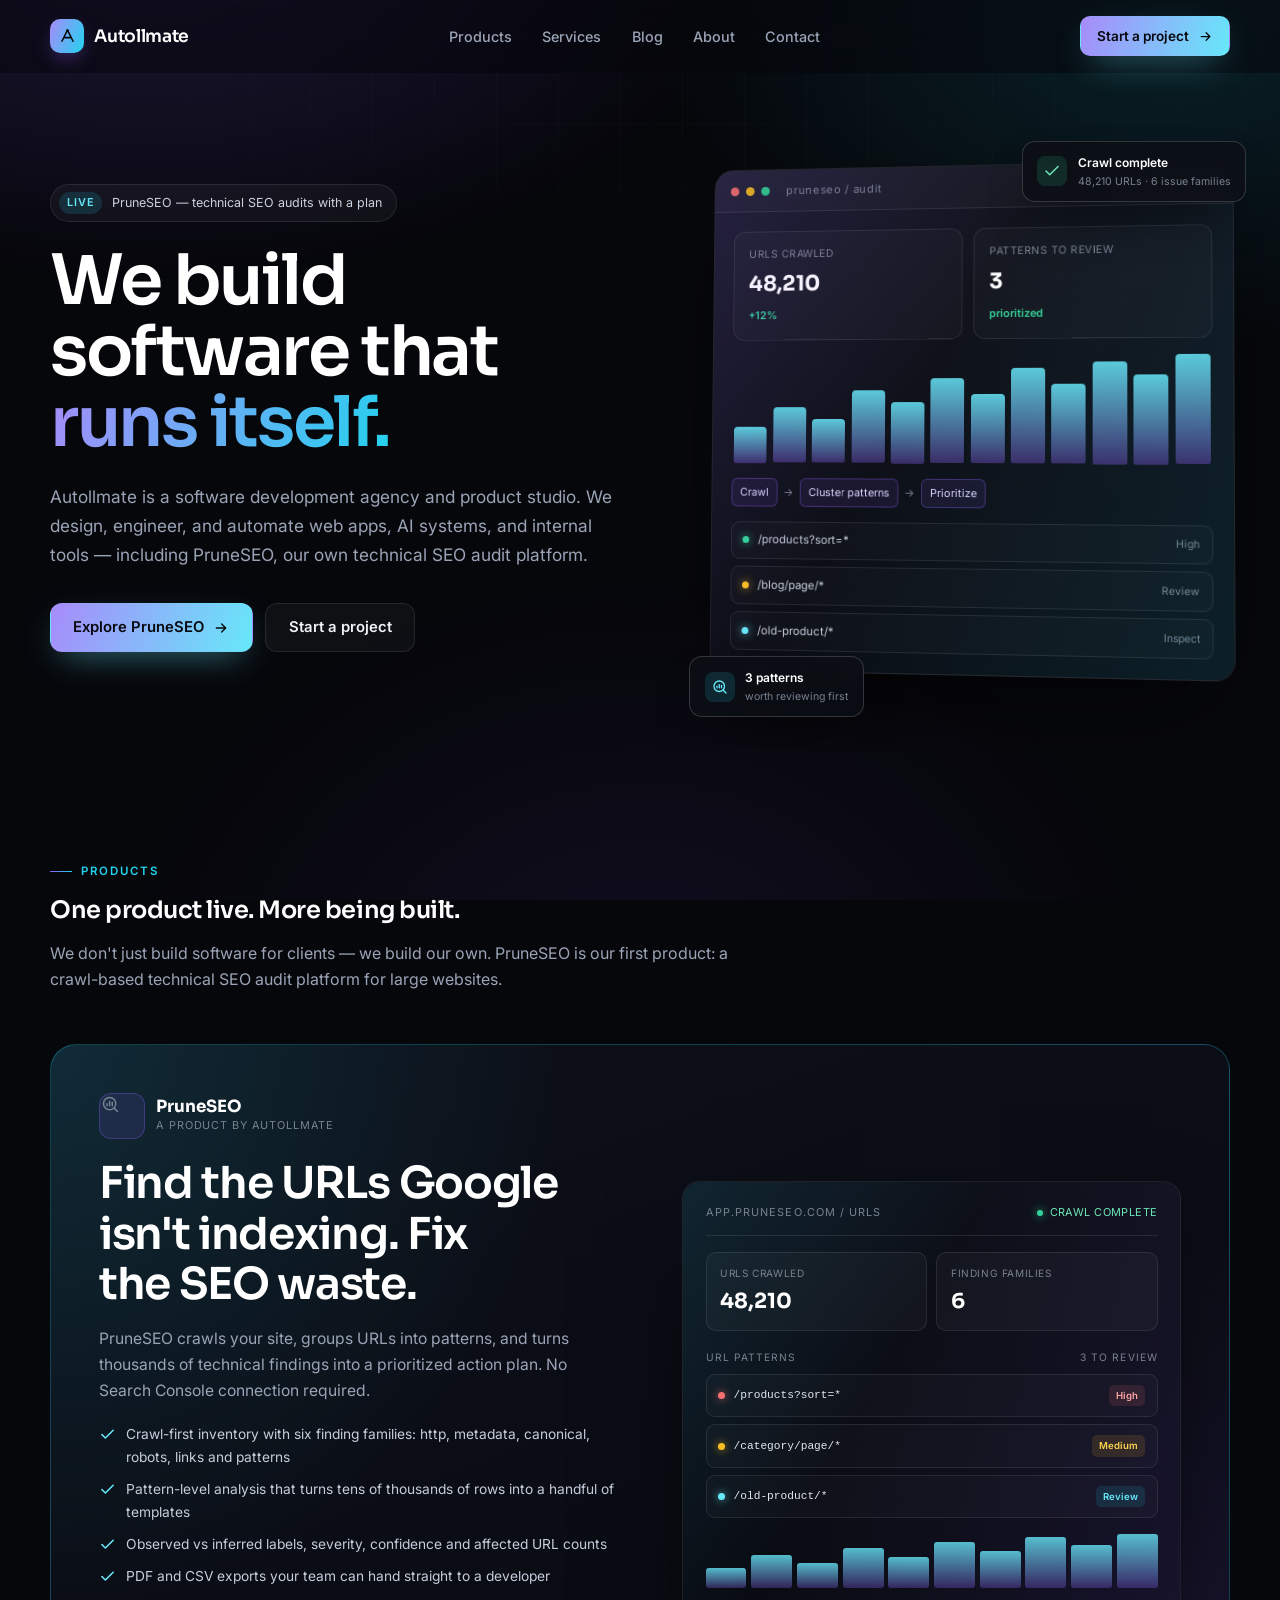
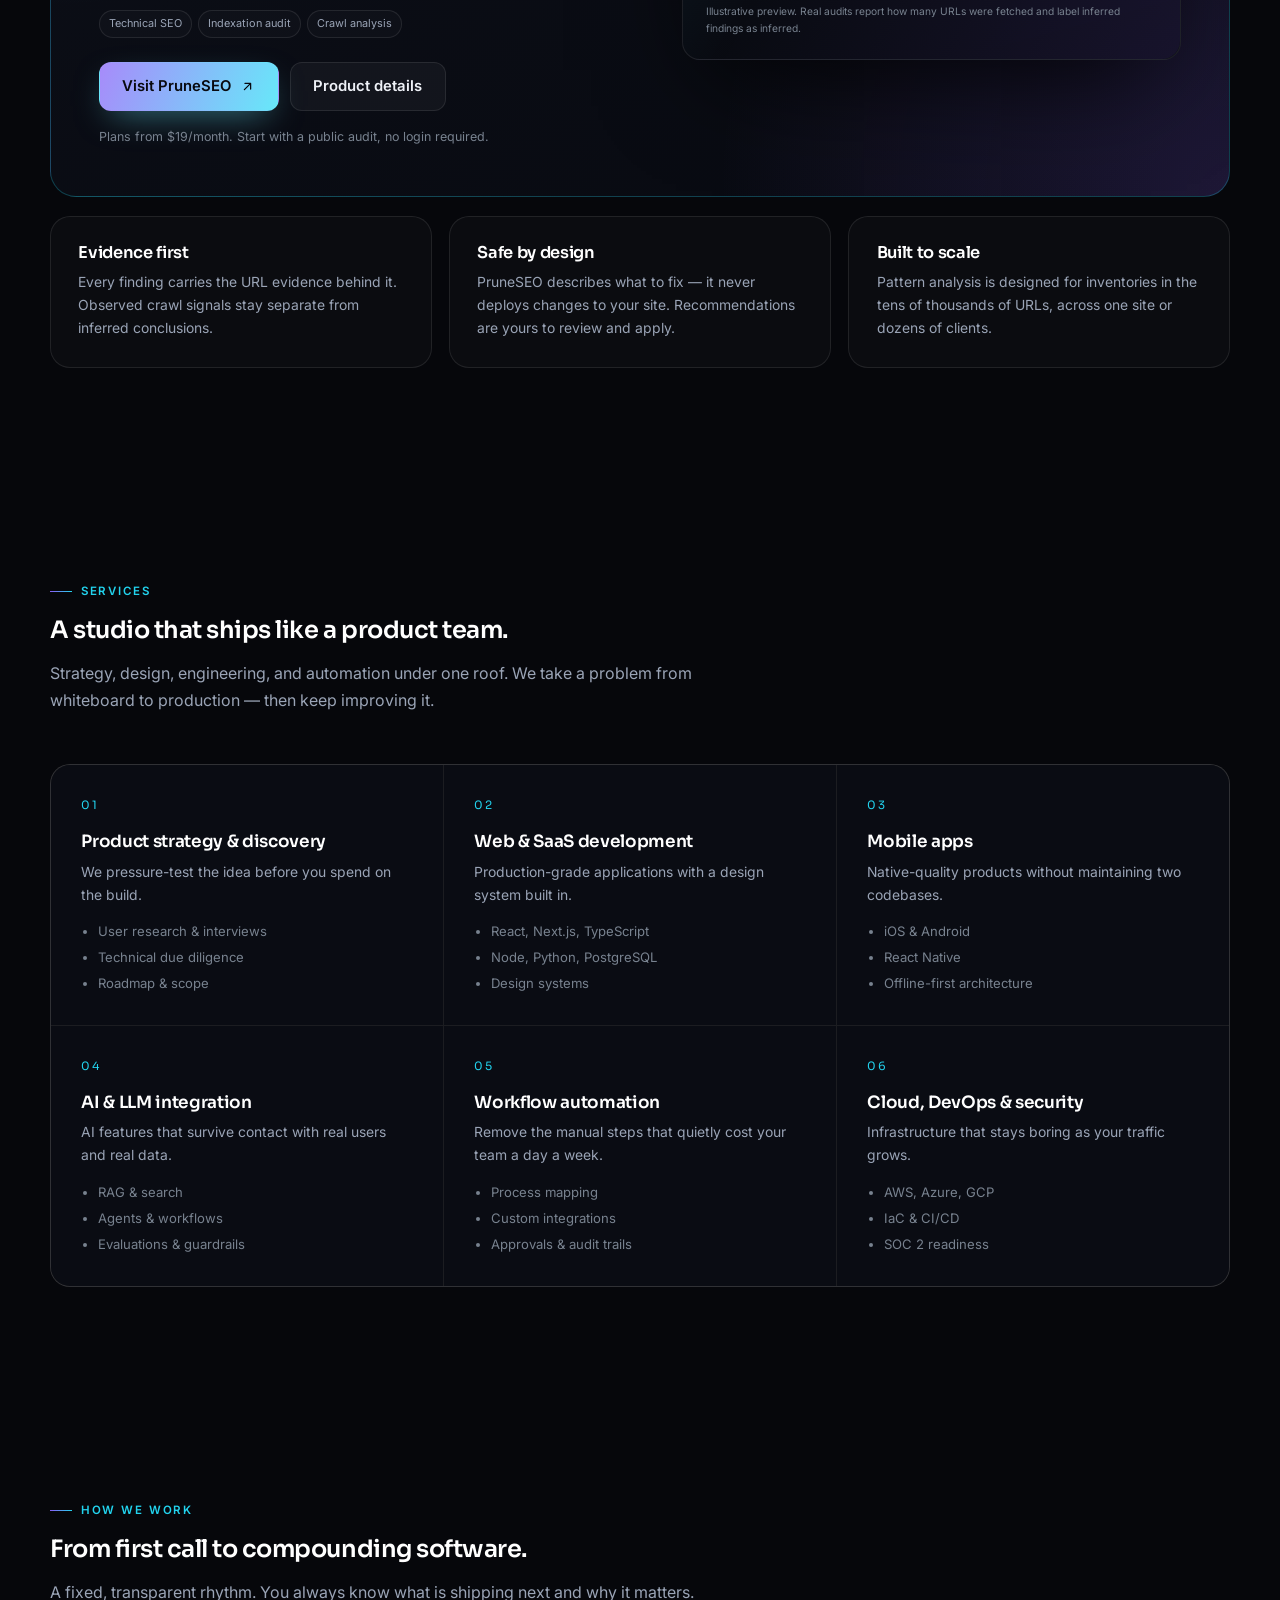
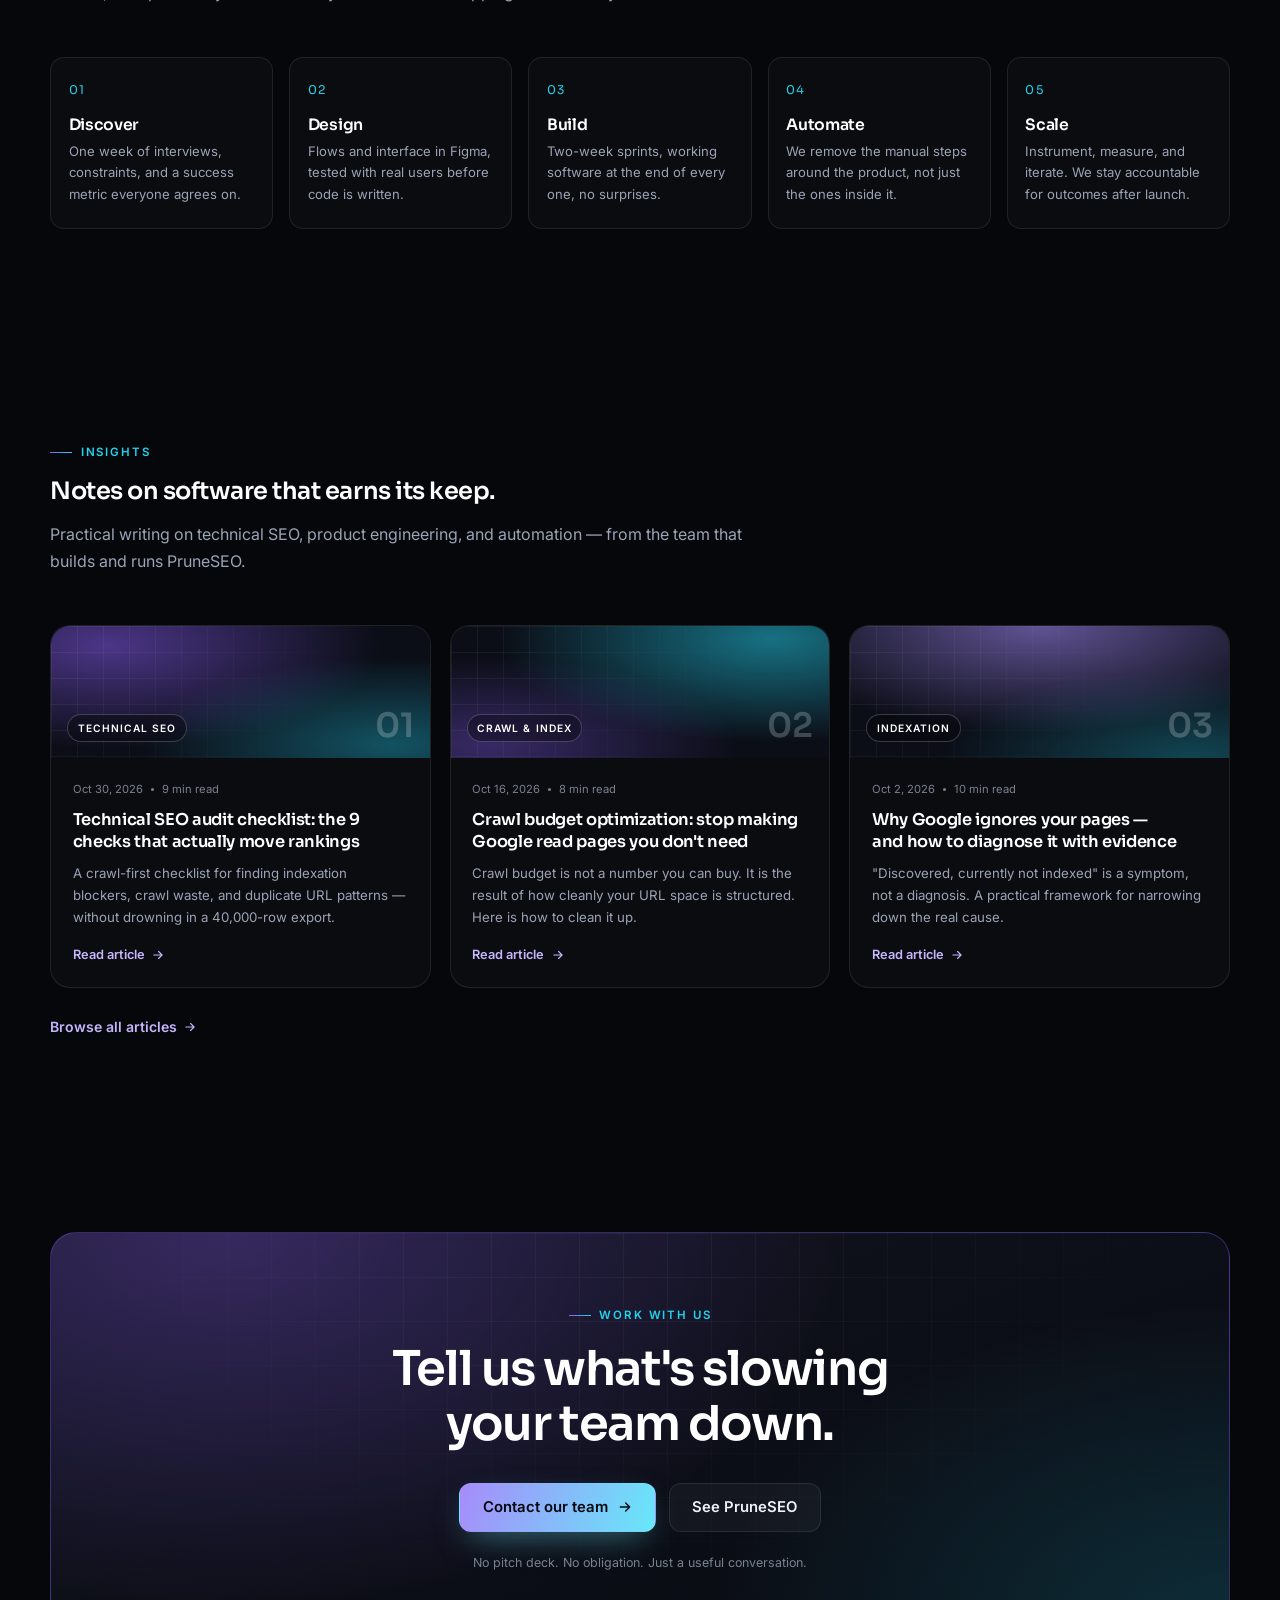
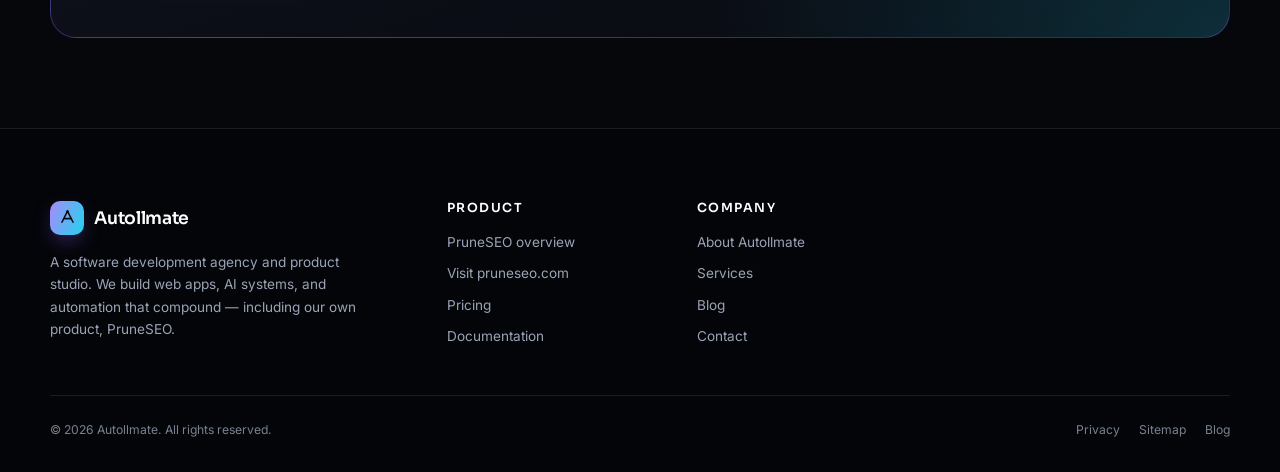
<file: index.html>
<!doctype html>
<html lang="en">
<head>
  <meta charset="utf-8">
  <meta name="viewport" content="width=device-width, initial-scale=1">
  <title>Autollmate — Software Development Agency &amp; PruneSEO</title>
  <meta name="description" content="Autollmate is a software development agency and the team behind PruneSEO, a technical SEO audit platform. We design, build, and automate digital products that earn their keep.">
  <link rel="canonical" href="https://autollmate.com/">
  <meta name="robots" content="index, follow, max-image-preview:large">
  <meta name="author" content="Autollmate">
  <meta name="theme-color" content="#06070b">
  <meta name="generator" content="Autollmate">

  <meta property="og:type" content="website">
  <meta property="og:site_name" content="Autollmate">
  <meta property="og:locale" content="en_US">
  <meta property="og:title" content="Autollmate — Software Development Agency &amp; PruneSEO">
  <meta property="og:description" content="A software development agency and product studio. We build web apps, AI systems, and automation — including our own technical SEO platform, PruneSEO.">
  <meta property="og:url" content="https://autollmate.com/">
  <meta property="og:image" content="https://autollmate.com/assets/img/og-cover.png">
  <meta property="og:image:width" content="1200">
  <meta property="og:image:height" content="630">
  <meta property="og:image:alt" content="Autollmate — software that runs itself.">
  <meta name="twitter:card" content="summary_large_image">
  <meta name="twitter:title" content="Autollmate — Software Development Agency &amp; PruneSEO">
  <meta name="twitter:description" content="A software development agency and product studio. We build web apps, AI systems, and automation — including PruneSEO.">
  <meta name="twitter:image" content="https://autollmate.com/assets/img/og-cover.png">

  <link rel="icon" href="assets/img/favicon.svg" type="image/svg+xml">
  <link rel="apple-touch-icon" href="assets/img/apple-touch-icon.png">
  <link rel="manifest" href="site.webmanifest">
  <link rel="preconnect" href="https://fonts.googleapis.com">
  <link rel="preconnect" href="https://fonts.gstatic.com" crossorigin>
  <link href="https://fonts.googleapis.com/css2?family=Inter:wght@400;500;600&family=Sora:wght@500;600;700&display=swap" rel="stylesheet">
  <link rel="stylesheet" href="assets/css/styles.css">

  <script type="application/ld+json">
  {
    "@context": "https://schema.org",
    "@graph": [
      {
        "@type": "Organization",
        "@id": "https://autollmate.com/#organization",
        "name": "Autollmate",
        "url": "https://autollmate.com/",
        "logo": "https://autollmate.com/assets/img/icon-512.png",
        "image": "https://autollmate.com/assets/img/og-cover.png",
        "description": "Autollmate is a software development agency and product studio building web applications, AI systems, and workflow automation. It is the company behind PruneSEO.",
        "email": "hello@pruneseo.com",
        "foundingDate": "2017",
        "sameAs": [
          "https://www.linkedin.com/company/autollmate",
          "https://x.com/autollmate",
          "https://github.com/autollmate"
        ],
        "makesOffer": [
          { "@type": "Offer", "itemOffered": { "@id": "https://autollmate.com/products.html#pruneseo" } }
        ]
      },
      {
        "@type": "WebSite",
        "@id": "https://autollmate.com/#website",
        "url": "https://autollmate.com/",
        "name": "Autollmate",
        "publisher": { "@id": "https://autollmate.com/#organization" },
        "inLanguage": "en"
      },
      {
        "@type": "ProfessionalService",
        "@id": "https://autollmate.com/#studio",
        "name": "Autollmate",
        "url": "https://autollmate.com/",
        "image": "https://autollmate.com/assets/img/og-cover.png",
        "description": "Software development agency specialising in custom web applications, AI integration, and workflow automation.",
        "priceRange": "$$$",
        "areaServed": { "@type": "Place", "name": "Worldwide" },
        "serviceType": [
          "Custom software development",
          "Web application development",
          "AI integration",
          "Workflow automation",
          "Product strategy",
          "Cloud and DevOps"
        ],
        "parentOrganization": { "@id": "https://autollmate.com/#organization" }
      },
      {
        "@type": "SoftwareApplication",
        "@id": "https://autollmate.com/products.html#pruneseo",
        "name": "PruneSEO",
        "url": "https://pruneseo.com/",
        "applicationCategory": "BusinessApplication",
        "operatingSystem": "Web",
        "description": "A crawl-based technical SEO audit platform that groups URLs into patterns, surfaces indexation and SEO waste, and turns findings into a prioritized action plan.",
        "publisher": { "@id": "https://autollmate.com/#organization" },
        "offers": {
          "@type": "AggregateOffer",
          "lowPrice": "19",
          "highPrice": "149",
          "priceCurrency": "USD",
          "offerCount": "4"
        }
      }
    ]
  }
  </script>
</head>
<body>
  <a class="skip-link" href="#main">Skip to content</a>

  <header class="site-header">
    <div class="container">
      <nav class="nav" aria-label="Primary">
        <a class="brand" href="index.html" aria-label="Autollmate home">
          <span class="brand-mark" aria-hidden="true">
            <svg viewBox="0 0 24 24" fill="none" stroke="currentColor" stroke-width="2" stroke-linecap="round" stroke-linejoin="round"><path d="M5 18 12 4l7 14"/><path d="M8.4 13.4h7.2"/><circle cx="12" cy="4.4" r="1.6" fill="currentColor" stroke="none"/></svg>
          </span>
          <span>Autollmate</span>
        </a>
        <ul class="nav-links" id="primary-nav">
          <li><a href="products.html">Products</a></li>
          <li><a href="index.html#services">Services</a></li>
          <li><a href="blog.html">Blog</a></li>
          <li><a href="about.html">About</a></li>
          <li><a href="contact.html">Contact</a></li>
          <li class="nav-mobile-cta"><a class="btn btn--primary btn--sm" href="contact.html">Start a project</a></li>
        </ul>
        <a class="btn btn--primary btn--sm nav-cta" href="contact.html">Start a project
          <svg width="15" height="15" viewBox="0 0 24 24" fill="none" stroke="currentColor" stroke-width="2" stroke-linecap="round" stroke-linejoin="round" aria-hidden="true"><path d="M5 12h14M13 6l6 6-6 6"/></svg>
        </a>
        <button class="nav-toggle" type="button" aria-expanded="false" aria-controls="primary-nav" aria-label="Toggle navigation">
          <span></span><span></span><span></span>
        </button>
      </nav>
    </div>
  </header>

  <main id="main">
    <section class="hero">
      <div class="container">
        <div class="hero-grid">
          <div class="hero-copy">
            <a class="hero-badge" href="products.html">
              <b>Live</b> PruneSEO — technical SEO audits with a plan
            </a>
            <h1 class="hero-title">We build software that <span class="gradient-text">runs itself.</span></h1>
            <p class="hero-lead">Autollmate is a software development agency and product studio. We design, engineer, and automate web apps, AI systems, and internal tools — including PruneSEO, our own technical SEO audit platform.</p>
            <div class="hero-actions">
              <a class="btn btn--primary" href="products.html">Explore PruneSEO
                <svg width="16" height="16" viewBox="0 0 24 24" fill="none" stroke="currentColor" stroke-width="2" stroke-linecap="round" stroke-linejoin="round" aria-hidden="true"><path d="M5 12h14M13 6l6 6-6 6"/></svg>
              </a>
              <a class="btn btn--ghost" href="contact.html">Start a project</a>
            </div>
            <!-- <div class="hero-proof">
              <div><strong>120+</strong><span>projects shipped</span></div>
              <div><strong>9 yrs</strong><span>building software</span></div>
              <div><strong>4.9/5</strong><span>client rating</span></div>
            </div> -->
          </div>

          <div class="hero-visual" aria-hidden="true">
            <div class="mock">
              <div class="mock-top">
                <span class="mock-dot"></span><span class="mock-dot"></span><span class="mock-dot"></span>
                <span class="mock-title">pruneseo / audit</span>
              </div>
              <div class="mock-body">
                <div class="mock-kpis">
                  <div class="kpi"><span>URLs crawled</span><strong>48,210</strong><em>+12%</em></div>
                  <div class="kpi"><span>Patterns to review</span><strong>3</strong><em>prioritized</em></div>
                </div>
                <div class="mock-chart">
                  <div class="bar" style="--h:34%;--i:0"></div>
                  <div class="bar" style="--h:52%;--i:1"></div>
                  <div class="bar" style="--h:41%;--i:2"></div>
                  <div class="bar" style="--h:68%;--i:3"></div>
                  <div class="bar" style="--h:57%;--i:4"></div>
                  <div class="bar" style="--h:79%;--i:5"></div>
                  <div class="bar" style="--h:64%;--i:6"></div>
                  <div class="bar" style="--h:88%;--i:7"></div>
                  <div class="bar" style="--h:73%;--i:8"></div>
                  <div class="bar" style="--h:94%;--i:9"></div>
                  <div class="bar" style="--h:82%;--i:10"></div>
                  <div class="bar" style="--h:100%;--i:11"></div>
                </div>
                <div class="mock-chain">
                  <span class="chain-node">Crawl</span>
                  <span class="chain-arrow">→</span>
                  <span class="chain-node">Cluster patterns</span>
                  <span class="chain-arrow">→</span>
                  <span class="chain-node">Prioritize</span>
                </div>
                <div class="mock-rows">
                  <div class="mock-row"><span class="status-dot"></span> /products?sort=* <span class="row-time">High</span></div>
                  <div class="mock-row"><span class="status-dot" style="background:#fbbf24;box-shadow:0 0 10px rgba(251,191,36,.8)"></span> /blog/page/* <span class="row-time">Review</span></div>
                  <div class="mock-row"><span class="status-dot" style="background:#67e8f9;box-shadow:0 0 10px rgba(103,232,249,.8)"></span> /old-product/* <span class="row-time">Inspect</span></div>
                </div>
              </div>
            </div>
            <div class="floating floating--1">
              <svg viewBox="0 0 24 24" fill="none" stroke="currentColor" stroke-width="2" stroke-linecap="round" stroke-linejoin="round"><path d="M20 6 9 17l-5-5"/></svg>
              <div><strong>Crawl complete</strong><span>48,210 URLs · 6 issue families</span></div>
            </div>
            <div class="floating floating--2">
              <svg viewBox="0 0 24 24" fill="none" stroke="currentColor" stroke-width="1.8" stroke-linecap="round" stroke-linejoin="round"><circle cx="11" cy="11" r="7"/><path d="m20 20-3.6-3.6"/><path d="M8 13v-2M11 13V9M14 13v-3"/></svg>
              <div><strong>3 patterns</strong><span>worth reviewing first</span></div>
            </div>
          </div>
        </div>

        <!-- <div class="logo-strip" data-reveal>
          <p>Teams we have shipped with</p>
          <ul>
            <li>Northwind</li>
            <li>Lumen Health</li>
            <li>Basewell</li>
            <li>Arclight</li>
            <li>Foundry</li>
            <li>Helio</li>
          </ul>
        </div> -->
      </div>
    </section>

    <section class="section" id="products">
      <div class="container">
        <div class="section-head" data-reveal>
          <span class="eyebrow">Products</span>
          <h2>One product live. More being built.</h2>
          <p>We don't just build software for clients — we build our own. PruneSEO is our first product: a crawl-based technical SEO audit platform for large websites.</p>
        </div>

        <div class="featured-product" data-reveal>
          <div>
            <div class="product-logo">
              <span class="product-icon" aria-hidden="true">
                <svg viewBox="0 0 24 24" fill="none" stroke="currentColor" stroke-width="1.7" stroke-linecap="round" stroke-linejoin="round"><circle cx="11" cy="11" r="7"/><path d="m20 20-3.6-3.6"/><path d="M8 13.5v-2.5M11 13.5V8.5M14 13.5v-4"/></svg>
              </span>
              <div><strong>PruneSEO</strong><span>A product by Autollmate</span></div>
            </div>
            <h2>Find the URLs Google isn't indexing. Fix the SEO waste.</h2>
            <p class="lead">PruneSEO crawls your site, groups URLs into patterns, and turns thousands of technical findings into a prioritized action plan. No Search Console connection required.</p>
            <ul class="feature-list">
              <li><svg viewBox="0 0 24 24" fill="none" stroke="currentColor" stroke-width="2.2" stroke-linecap="round" stroke-linejoin="round" aria-hidden="true"><path d="M20 6 9 17l-5-5"/></svg>Crawl-first inventory with six finding families: http, metadata, canonical, robots, links and patterns</li>
              <li><svg viewBox="0 0 24 24" fill="none" stroke="currentColor" stroke-width="2.2" stroke-linecap="round" stroke-linejoin="round" aria-hidden="true"><path d="M20 6 9 17l-5-5"/></svg>Pattern-level analysis that turns tens of thousands of rows into a handful of templates</li>
              <li><svg viewBox="0 0 24 24" fill="none" stroke="currentColor" stroke-width="2.2" stroke-linecap="round" stroke-linejoin="round" aria-hidden="true"><path d="M20 6 9 17l-5-5"/></svg>Observed vs inferred labels, severity, confidence and affected URL counts</li>
              <li><svg viewBox="0 0 24 24" fill="none" stroke="currentColor" stroke-width="2.2" stroke-linecap="round" stroke-linejoin="round" aria-hidden="true"><path d="M20 6 9 17l-5-5"/></svg>PDF and CSV exports your team can hand straight to a developer</li>
            </ul>
            <ul class="tags product-tags">
              <li class="tag">Technical SEO</li>
              <li class="tag">Indexation audit</li>
              <li class="tag">Crawl analysis</li>
            </ul>
            <div class="product-actions">
              <a class="btn btn--primary" href="https://pruneseo.com" target="_blank" rel="noopener noreferrer">Visit PruneSEO
                <svg width="15" height="15" viewBox="0 0 24 24" fill="none" stroke="currentColor" stroke-width="2" stroke-linecap="round" stroke-linejoin="round" aria-hidden="true"><path d="M7 17 17 7M8 7h9v9"/></svg>
              </a>
              <a class="btn btn--ghost" href="products.html">Product details</a>
            </div>
            <p class="note" style="margin-top:1rem">Plans from $19/month. Start with a public audit, no login required.</p>
          </div>

          <div class="preview-panel" aria-hidden="true">
            <div class="preview-head">
              <span>app.pruneseo.com / urls</span>
              <span class="live-dot">Crawl complete</span>
            </div>
            <div class="preview-kpis">
              <div><span>URLs crawled</span><strong>48,210</strong></div>
              <div><span>Finding families</span><strong>6</strong></div>
            </div>
            <div class="preview-label"><span>URL patterns</span><span>3 to review</span></div>
            <div class="preview-list">
              <div class="preview-item"><span class="status-dot" style="width:7px;height:7px;border-radius:50%;background:#f87171;box-shadow:0 0 8px rgba(248,113,113,.8)"></span><code>/products?sort=*</code><span class="badge badge--high">High</span></div>
              <div class="preview-item"><span class="status-dot" style="width:7px;height:7px;border-radius:50%;background:#fbbf24;box-shadow:0 0 8px rgba(251,191,36,.8)"></span><code>/category/page/*</code><span class="badge badge--med">Medium</span></div>
              <div class="preview-item"><span class="status-dot" style="width:7px;height:7px;border-radius:50%;background:#67e8f9;box-shadow:0 0 8px rgba(103,232,249,.8)"></span><code>/old-product/*</code><span class="badge badge--low">Review</span></div>
            </div>
            <div class="preview-bars" style="height:54px;margin-top:1rem">
              <i style="--h:38%"></i><i style="--h:62%"></i><i style="--h:47%"></i><i style="--h:74%"></i><i style="--h:58%"></i><i style="--h:86%"></i><i style="--h:69%"></i><i style="--h:96%"></i><i style="--h:80%"></i><i style="--h:100%"></i>
            </div>
            <p class="preview-note">Illustrative preview. Real audits report how many URLs were fetched and label inferred findings as inferred.</p>
          </div>
        </div>

        <div class="card-grid" style="margin-top:1.2rem" data-stagger>
          <article class="value-card" data-reveal>
            <h3>Evidence first</h3>
            <p>Every finding carries the URL evidence behind it. Observed crawl signals stay separate from inferred conclusions.</p>
          </article>
          <article class="value-card" data-reveal>
            <h3>Safe by design</h3>
            <p>PruneSEO describes what to fix — it never deploys changes to your site. Recommendations are yours to review and apply.</p>
          </article>
          <article class="value-card" data-reveal>
            <h3>Built to scale</h3>
            <p>Pattern analysis is designed for inventories in the tens of thousands of URLs, across one site or dozens of clients.</p>
          </article>
        </div>
      </div>
    </section>

    <section class="section" id="services">
      <div class="container">
        <div class="section-head" data-reveal>
          <span class="eyebrow">Services</span>
          <h2>A studio that ships like a product team.</h2>
          <p>Strategy, design, engineering, and automation under one roof. We take a problem from whiteboard to production — then keep improving it.</p>
        </div>
        <div class="service-grid" data-reveal>
          <div class="service">
            <span class="service-num">01</span>
            <h3>Product strategy &amp; discovery</h3>
            <p>We pressure-test the idea before you spend on the build.</p>
            <ul><li>User research &amp; interviews</li><li>Technical due diligence</li><li>Roadmap &amp; scope</li></ul>
          </div>
          <div class="service">
            <span class="service-num">02</span>
            <h3>Web &amp; SaaS development</h3>
            <p>Production-grade applications with a design system built in.</p>
            <ul><li>React, Next.js, TypeScript</li><li>Node, Python, PostgreSQL</li><li>Design systems</li></ul>
          </div>
          <div class="service">
            <span class="service-num">03</span>
            <h3>Mobile apps</h3>
            <p>Native-quality products without maintaining two codebases.</p>
            <ul><li>iOS &amp; Android</li><li>React Native</li><li>Offline-first architecture</li></ul>
          </div>
          <div class="service">
            <span class="service-num">04</span>
            <h3>AI &amp; LLM integration</h3>
            <p>AI features that survive contact with real users and real data.</p>
            <ul><li>RAG &amp; search</li><li>Agents &amp; workflows</li><li>Evaluations &amp; guardrails</li></ul>
          </div>
          <div class="service">
            <span class="service-num">05</span>
            <h3>Workflow automation</h3>
            <p>Remove the manual steps that quietly cost your team a day a week.</p>
            <ul><li>Process mapping</li><li>Custom integrations</li><li>Approvals &amp; audit trails</li></ul>
          </div>
          <div class="service">
            <span class="service-num">06</span>
            <h3>Cloud, DevOps &amp; security</h3>
            <p>Infrastructure that stays boring as your traffic grows.</p>
            <ul><li>AWS, Azure, GCP</li><li>IaC &amp; CI/CD</li><li>SOC 2 readiness</li></ul>
          </div>
        </div>
      </div>
    </section>

    <section class="section">
      <div class="container">
        <div class="section-head" data-reveal>
          <span class="eyebrow">How we work</span>
          <h2>From first call to compounding software.</h2>
          <p>A fixed, transparent rhythm. You always know what is shipping next and why it matters.</p>
        </div>
        <div class="process" data-stagger>
          <div class="step" data-reveal>
            <h3>Discover</h3>
            <p>One week of interviews, constraints, and a success metric everyone agrees on.</p>
          </div>
          <div class="step" data-reveal>
            <h3>Design</h3>
            <p>Flows and interface in Figma, tested with real users before code is written.</p>
          </div>
          <div class="step" data-reveal>
            <h3>Build</h3>
            <p>Two-week sprints, working software at the end of every one, no surprises.</p>
          </div>
          <div class="step" data-reveal>
            <h3>Automate</h3>
            <p>We remove the manual steps around the product, not just the ones inside it.</p>
          </div>
          <div class="step" data-reveal>
            <h3>Scale</h3>
            <p>Instrument, measure, and iterate. We stay accountable for outcomes after launch.</p>
          </div>
        </div>

        <!-- <div class="stats-band" style="margin-top:1.4rem" data-reveal>
          <div class="stat"><strong data-count="120" data-suffix="+">120+</strong><span>projects shipped</span></div>
          <div class="stat"><strong data-count="38">38</strong><span>engineers &amp; designers</span></div>
          <div class="stat"><strong data-count="97" data-suffix="%">97%</strong><span>client retention</span></div>
          <div class="stat"><strong data-count="14">14</strong><span>countries served</span></div>
        </div> -->
      </div>
    </section>

    <!-- <section class="section">
      <div class="container">
        <div class="section-head" data-reveal>
          <span class="eyebrow">Clients</span>
          <h2>Good software is a business decision.</h2>
          <p>We measure ourselves on time saved, revenue unlocked, and the number of 2 a.m. pages that never happen.</p>
        </div>
        <div class="quote-grid" data-stagger>
          <blockquote class="quote" data-reveal>
            <p class="quote-text">Autollmate rebuilt our operations platform in fourteen weeks. The automation layer alone removed three full-time data entry roles — and it has not gone down since launch.</p>
            <div class="quote-person">
              <span class="avatar" aria-hidden="true">MC</span>
              <div><strong>Maya Chen</strong><span>COO, Northwind Logistics</span></div>
            </div>
          </blockquote>
          <blockquote class="quote" data-reveal>
            <p class="quote-text">They shipped an AI support agent that paid for itself in six weeks. What impressed us was the evaluation harness — they refused to call it done until the answers were actually right.</p>
            <div class="quote-person">
              <span class="avatar" aria-hidden="true">DO</span>
              <div><strong>Daniel Okafor</strong><span>Head of CX, Lumen Health</span></div>
            </div>
          </blockquote>
          <blockquote class="quote" data-reveal>
            <p class="quote-text">The only agency we have worked with that treats automation as a first-class product. Clear scope, honest estimates, and code our own team was happy to inherit.</p>
            <div class="quote-person">
              <span class="avatar" aria-hidden="true">PR</span>
              <div><strong>Priya Raman</strong><span>CTO, Basewell</span></div>
            </div>
          </blockquote>
        </div>
      </div>
    </section> -->

    <section class="section" id="insights">
      <div class="container">
        <div class="section-head" data-reveal>
          <span class="eyebrow">Insights</span>
          <h2>Notes on software that earns its keep.</h2>
          <p>Practical writing on technical SEO, product engineering, and automation — from the team that builds and runs PruneSEO.</p>
        </div>
        <div class="blog-grid" data-stagger>
          <article class="post-card" data-reveal>
            <div class="post-thumb">
              <span class="post-cat">Technical SEO</span><span class="post-index">01</span>
            </div>
            <div class="post-body">
              <div class="post-meta"><time datetime="2026-10-30">Oct 30, 2026</time><span class="dot"></span><span>9 min read</span></div>
              <h3 class="post-title"><a href="blog/technical-seo-audit-checklist.html">Technical SEO audit checklist: the 9 checks that actually move rankings</a></h3>
              <p class="post-excerpt">A crawl-first checklist for finding indexation blockers, crawl waste, and duplicate URL patterns — without drowning in a 40,000-row export.</p>
              <a class="link-arrow" href="blog/technical-seo-audit-checklist.html">Read article
                <svg width="14" height="14" viewBox="0 0 24 24" fill="none" stroke="currentColor" stroke-width="2" stroke-linecap="round" stroke-linejoin="round" aria-hidden="true"><path d="M5 12h14M13 6l6 6-6 6"/></svg>
              </a>
            </div>
          </article>
          <article class="post-card" data-reveal>
            <div class="post-thumb post-thumb--2">
              <span class="post-cat">Crawl &amp; Index</span><span class="post-index">02</span>
            </div>
            <div class="post-body">
              <div class="post-meta"><time datetime="2026-10-16">Oct 16, 2026</time><span class="dot"></span><span>8 min read</span></div>
              <h3 class="post-title"><a href="blog/crawl-budget-optimization.html">Crawl budget optimization: stop making Google read pages you don't need</a></h3>
              <p class="post-excerpt">Crawl budget is not a number you can buy. It is the result of how cleanly your URL space is structured. Here is how to clean it up.</p>
              <a class="link-arrow" href="blog/crawl-budget-optimization.html">Read article
                <svg width="14" height="14" viewBox="0 0 24 24" fill="none" stroke="currentColor" stroke-width="2" stroke-linecap="round" stroke-linejoin="round" aria-hidden="true"><path d="M5 12h14M13 6l6 6-6 6"/></svg>
              </a>
            </div>
          </article>
          <article class="post-card" data-reveal>
            <div class="post-thumb post-thumb--3">
              <span class="post-cat">Indexation</span><span class="post-index">03</span>
            </div>
            <div class="post-body">
              <div class="post-meta"><time datetime="2026-10-02">Oct 2, 2026</time><span class="dot"></span><span>10 min read</span></div>
              <h3 class="post-title"><a href="blog/why-google-ignores-pages.html">Why Google ignores your pages — and how to diagnose it with evidence</a></h3>
              <p class="post-excerpt">"Discovered, currently not indexed" is a symptom, not a diagnosis. A practical framework for narrowing down the real cause.</p>
              <a class="link-arrow" href="blog/why-google-ignores-pages.html">Read article
                <svg width="14" height="14" viewBox="0 0 24 24" fill="none" stroke="currentColor" stroke-width="2" stroke-linecap="round" stroke-linejoin="round" aria-hidden="true"><path d="M5 12h14M13 6l6 6-6 6"/></svg>
              </a>
            </div>
          </article>
        </div>
        <div style="margin-top:1.6rem" data-reveal>
          <a class="link-arrow" href="blog.html">Browse all articles
            <svg width="14" height="14" viewBox="0 0 24 24" fill="none" stroke="currentColor" stroke-width="2" stroke-linecap="round" stroke-linejoin="round" aria-hidden="true"><path d="M5 12h14M13 6l6 6-6 6"/></svg>
          </a>
        </div>
      </div>
    </section>

    <section class="cta-band">
      <div class="container">
        <div class="cta-card" data-reveal>
          <span class="eyebrow" style="justify-content:center">Work with us</span>
          <h2>Tell us what's slowing your team down.</h2>
          <!-- <p>Book a 30-minute working session with an engineer. We will map the problem, sketch an approach, and tell you honestly whether we are the right fit.</p> -->
          <div class="cta-actions">
            <a class="btn btn--primary" href="contact.html">Contact our team
              <svg width="16" height="16" viewBox="0 0 24 24" fill="none" stroke="currentColor" stroke-width="2" stroke-linecap="round" stroke-linejoin="round" aria-hidden="true"><path d="M5 12h14M13 6l6 6-6 6"/></svg>
            </a>
            <a class="btn btn--ghost" href="products.html">See PruneSEO</a>
          </div>
          <p class="cta-note">No pitch deck. No obligation. Just a useful conversation.</p>
        </div>
      </div>
    </section>
  </main>

  <footer class="site-footer">
    <div class="container">
      <div class="footer-grid">
        <div class="footer-brand">
          <a class="brand" href="index.html" aria-label="Autollmate home">
            <span class="brand-mark" aria-hidden="true">
              <svg viewBox="0 0 24 24" fill="none" stroke="currentColor" stroke-width="2" stroke-linecap="round" stroke-linejoin="round"><path d="M5 18 12 4l7 14"/><path d="M8.4 13.4h7.2"/><circle cx="12" cy="4.4" r="1.6" fill="currentColor" stroke="none"/></svg>
            </span>
            <span>Autollmate</span>
          </a>
          <p>A software development agency and product studio. We build web apps, AI systems, and automation that compound — including our own product, PruneSEO.</p>
          <!-- <div class="socials">
            <a href="https://www.linkedin.com/company/autollmate" target="_blank" rel="noopener noreferrer" aria-label="Autollmate on LinkedIn">
              <svg viewBox="0 0 24 24" fill="currentColor" aria-hidden="true"><path d="M4.98 3.5a2.5 2.5 0 1 1 0 5 2.5 2.5 0 0 1 0-5ZM3 9h4v12H3V9Zm7 0h3.8v1.7h.05c.53-1 1.83-2.05 3.77-2.05 4.03 0 4.78 2.65 4.78 6.1V21h-4v-5.5c0-1.3-.02-3-1.83-3-1.83 0-2.1 1.43-2.1 2.9V21h-4V9Z"/></svg>
            </a>
            <a href="https://x.com/autollmate" target="_blank" rel="noopener noreferrer" aria-label="Autollmate on X">
              <svg viewBox="0 0 24 24" fill="currentColor" aria-hidden="true"><path d="M18.9 2H22l-6.8 7.8L23 22h-6.3l-4.9-6.4L6.2 22H3l7.3-8.3L2 2h6.4l4.4 5.8L18.9 2Zm-1.1 18h1.7L7.1 3.9H5.3L17.8 20Z"/></svg>
            </a>
            <a href="https://github.com/autollmate" target="_blank" rel="noopener noreferrer" aria-label="Autollmate on GitHub">
              <svg viewBox="0 0 24 24" fill="currentColor" aria-hidden="true"><path d="M12 2C6.48 2 2 6.58 2 12.26c0 4.53 2.87 8.37 6.84 9.73.5.09.68-.22.68-.49 0-.24-.01-.88-.01-1.73-2.78.62-3.37-1.37-3.37-1.37-.45-1.18-1.11-1.5-1.11-1.5-.91-.63.07-.62.07-.62 1 .07 1.53 1.05 1.53 1.05.89 1.56 2.34 1.11 2.91.85.09-.66.35-1.11.63-1.37-2.22-.26-4.56-1.14-4.56-5.07 0-1.12.39-2.03 1.03-2.75-.1-.26-.45-1.3.1-2.71 0 0 .84-.28 2.75 1.05a9.36 9.36 0 0 1 5 0c1.91-1.33 2.75-1.05 2.75-1.05.55 1.41.2 2.45.1 2.71.64.72 1.03 1.63 1.03 2.75 0 3.94-2.34 4.81-4.57 5.06.36.32.68.94.68 1.9 0 1.37-.01 2.47-.01 2.81 0 .27.18.58.69.48A10.02 10.02 0 0 0 22 12.26C22 6.58 17.52 2 12 2Z"/></svg>
            </a>
          </div> -->
        </div>
        <div>
          <h2 class="footer-heading">Product</h2>
          <ul class="footer-links">
            <li><a href="products.html">PruneSEO overview</a></li>
            <li><a href="https://pruneseo.com" target="_blank" rel="noopener noreferrer">Visit pruneseo.com</a></li>
            <li><a href="https://pruneseo.com/#pricing" target="_blank" rel="noopener noreferrer">Pricing</a></li>
            <li><a href="https://docs.pruneseo.com" target="_blank" rel="noopener noreferrer">Documentation</a></li>
          </ul>
        </div>
        <div>
          <h2 class="footer-heading">Company</h2>
          <ul class="footer-links">
            <li><a href="about.html">About Autollmate</a></li>
            <li><a href="index.html#services">Services</a></li>
            <li><a href="blog.html">Blog</a></li>
            <li><a href="contact.html">Contact</a></li>
          </ul>
        </div>
        <!-- <div class="newsletter">
          <h2 class="footer-heading">The Automation Brief</h2>
          <p>One useful idea on product engineering, technical SEO, or automation. Twice a month.</p>
          <form data-mock-submit data-success="You're on the list. Look out for the next brief.">
            <div class="input-row">
              <label class="sr-only" for="newsletter-email">Email address</label>
              <input id="newsletter-email" type="email" name="email" placeholder="you@company.com" autocomplete="email" required>
              <button class="btn btn--primary btn--sm" type="submit">Join</button>
            </div>
            <div class="form-status" hidden></div>
          </form>
          <small>No spam. Unsubscribe anytime.</small>
        </div> -->
      </div>
      <div class="footer-bottom">
        <p>&copy; <span data-year>2026</span> Autollmate. All rights reserved.</p>
        <ul>
          <li><a href="privacy-policy.html">Privacy</a></li>
          <li><a href="sitemap.xml">Sitemap</a></li>
          <li><a href="blog.html">Blog</a></li>
        </ul>
      </div>
    </div>
  </footer>

  <script src="assets/js/main.js" defer></script>
</body>
</html>
</file>
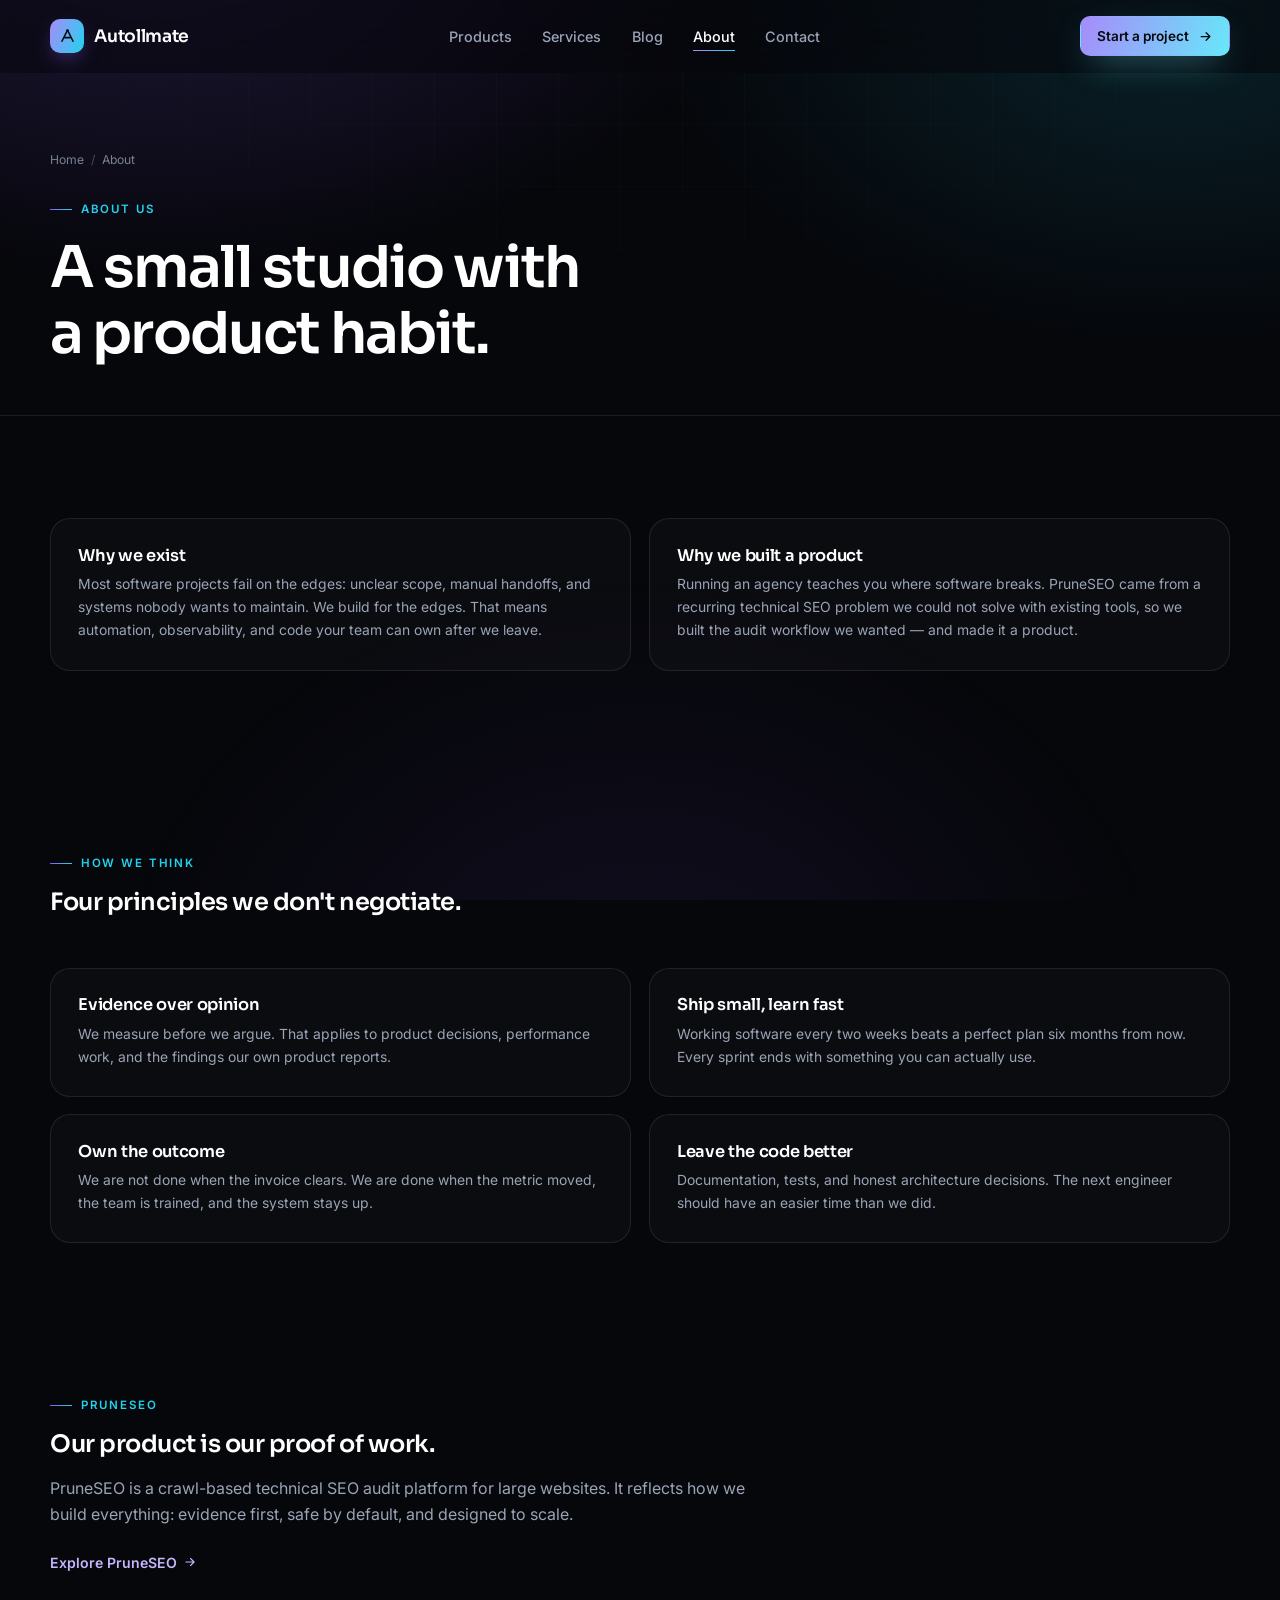
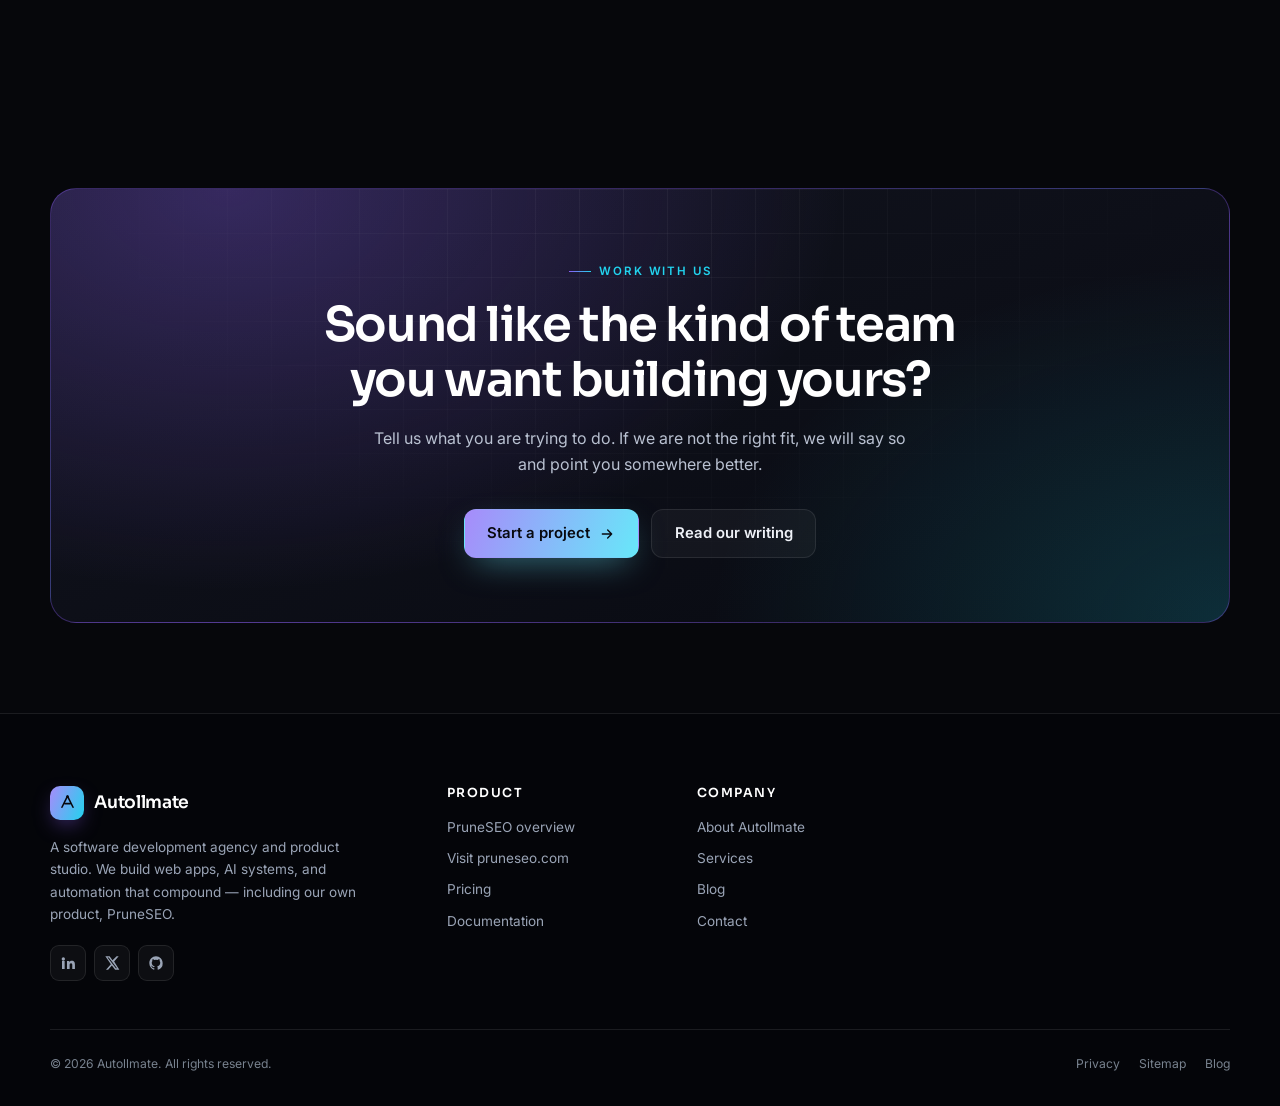
<file: about.html>
<!doctype html>
<html lang="en">
<head>
  <meta charset="utf-8">
  <meta name="viewport" content="width=device-width, initial-scale=1">
  <title>About Autollmate — Software Studio Behind PruneSEO</title>
  <meta name="description" content="Autollmate is a software development agency and product studio founded in 2017. Meet the team that builds web applications, AI systems, automation, and PruneSEO.">
  <link rel="canonical" href="https://autollmate.com/about.html">
  <meta name="robots" content="index, follow, max-image-preview:large">
  <meta name="author" content="Autollmate">
  <meta name="theme-color" content="#06070b">

  <meta property="og:type" content="website">
  <meta property="og:site_name" content="Autollmate">
  <meta property="og:locale" content="en_US">
  <meta property="og:title" content="About Autollmate — Software Studio Behind PruneSEO">
  <meta property="og:description" content="A software development agency and product studio founded in 2017. We build web apps, AI systems, and automation — including PruneSEO.">
  <meta property="og:url" content="https://autollmate.com/about.html">
  <meta property="og:image" content="https://autollmate.com/assets/img/og-cover.png">
  <meta property="og:image:width" content="1200">
  <meta property="og:image:height" content="630">
  <meta property="og:image:alt" content="About Autollmate.">
  <meta name="twitter:card" content="summary_large_image">
  <meta name="twitter:title" content="About Autollmate — Software Studio Behind PruneSEO">
  <meta name="twitter:description" content="A software development agency and product studio founded in 2017.">
  <meta name="twitter:image" content="https://autollmate.com/assets/img/og-cover.png">

  <link rel="icon" href="assets/img/favicon.svg" type="image/svg+xml">
  <link rel="apple-touch-icon" href="assets/img/apple-touch-icon.png">
  <link rel="manifest" href="site.webmanifest">
  <link rel="preconnect" href="https://fonts.googleapis.com">
  <link rel="preconnect" href="https://fonts.gstatic.com" crossorigin>
  <link href="https://fonts.googleapis.com/css2?family=Inter:wght@400;500;600&family=Sora:wght@500;600;700&display=swap" rel="stylesheet">
  <link rel="stylesheet" href="assets/css/styles.css">

  <script type="application/ld+json">
  {
    "@context": "https://schema.org",
    "@graph": [
      {
        "@type": "AboutPage",
        "@id": "https://autollmate.com/about.html#about",
        "name": "About Autollmate",
        "url": "https://autollmate.com/about.html",
        "description": "Autollmate is a software development agency and product studio founded in 2017, and the team behind PruneSEO.",
        "mainEntity": { "@id": "https://autollmate.com/#organization" }
      },
      {
        "@type": "Organization",
        "@id": "https://autollmate.com/#organization",
        "name": "Autollmate",
        "url": "https://autollmate.com/",
        "logo": "https://autollmate.com/assets/img/icon-512.png",
        "foundingDate": "2017",
        "email": "hello@pruneseo.com",
        "description": "A software development agency and product studio building web applications, AI systems, and workflow automation.",
        "employee": [
          { "@type": "Person", "name": "Elena Marsh", "jobTitle": "Co-founder & Strategy" },
          { "@type": "Person", "name": "Jordan Reyes", "jobTitle": "Co-founder & Engineering" },
          { "@type": "Person", "name": "Aisha Bell", "jobTitle": "Head of AI" },
          { "@type": "Person", "name": "Sofia Lindqvist", "jobTitle": "Cloud & Platform Lead" }
        ]
      },
      {
        "@type": "BreadcrumbList",
        "itemListElement": [
          { "@type": "ListItem", "position": 1, "name": "Home", "item": "https://autollmate.com/" },
          { "@type": "ListItem", "position": 2, "name": "About", "item": "https://autollmate.com/about.html" }
        ]
      }
    ]
  }
  </script>
</head>
<body>
  <a class="skip-link" href="#main">Skip to content</a>

  <header class="site-header">
    <div class="container">
      <nav class="nav" aria-label="Primary">
        <a class="brand" href="index.html" aria-label="Autollmate home">
          <span class="brand-mark" aria-hidden="true">
            <svg viewBox="0 0 24 24" fill="none" stroke="currentColor" stroke-width="2" stroke-linecap="round" stroke-linejoin="round"><path d="M5 18 12 4l7 14"/><path d="M8.4 13.4h7.2"/><circle cx="12" cy="4.4" r="1.6" fill="currentColor" stroke="none"/></svg>
          </span>
          <span>Autollmate</span>
        </a>
        <ul class="nav-links" id="primary-nav">
          <li><a href="products.html">Products</a></li>
          <li><a href="index.html#services">Services</a></li>
          <li><a href="blog.html">Blog</a></li>
          <li><a href="about.html" aria-current="page">About</a></li>
          <li><a href="contact.html">Contact</a></li>
          <li class="nav-mobile-cta"><a class="btn btn--primary btn--sm" href="contact.html">Start a project</a></li>
        </ul>
        <a class="btn btn--primary btn--sm nav-cta" href="contact.html">Start a project
          <svg width="15" height="15" viewBox="0 0 24 24" fill="none" stroke="currentColor" stroke-width="2" stroke-linecap="round" stroke-linejoin="round" aria-hidden="true"><path d="M5 12h14M13 6l6 6-6 6"/></svg>
        </a>
        <button class="nav-toggle" type="button" aria-expanded="false" aria-controls="primary-nav" aria-label="Toggle navigation">
          <span></span><span></span><span></span>
        </button>
      </nav>
    </div>
  </header>

  <main id="main">
    <section class="page-hero">
      <div class="container">
        <ol class="breadcrumbs">
          <li><a href="index.html">Home</a></li>
          <li>About</li>
        </ol>
        <span class="eyebrow">About us</span>
        <h1>A small studio with a product habit.</h1>
        <!-- <p class="lead">Autollmate started in 2017 as two engineers automating operations for a logistics company. Nine years later we are a 38-person agency and product studio — and we still believe the best software is the kind you stop noticing.</p> -->
      </div>
    </section>

    <section class="section">
      <div class="container">
        <div class="value-grid" data-stagger>
          <article class="value-card" data-reveal>
            <h3>Why we exist</h3>
            <p>Most software projects fail on the edges: unclear scope, manual handoffs, and systems nobody wants to maintain. We build for the edges. That means automation, observability, and code your team can own after we leave.</p>
          </article>
          <article class="value-card" data-reveal>
            <h3>Why we built a product</h3>
            <p>Running an agency teaches you where software breaks. PruneSEO came from a recurring technical SEO problem we could not solve with existing tools, so we built the audit workflow we wanted — and made it a product.</p>
          </article>
        </div>
      </div>
    </section>

    <section class="section section--tight">
      <div class="container">
        <div class="section-head" data-reveal>
          <span class="eyebrow">How we think</span>
          <h2>Four principles we don't negotiate.</h2>
        </div>
        <div class="value-grid" data-stagger>
          <article class="value-card" data-reveal>
            <h3>Evidence over opinion</h3>
            <p>We measure before we argue. That applies to product decisions, performance work, and the findings our own product reports.</p>
          </article>
          <article class="value-card" data-reveal>
            <h3>Ship small, learn fast</h3>
            <p>Working software every two weeks beats a perfect plan six months from now. Every sprint ends with something you can actually use.</p>
          </article>
          <article class="value-card" data-reveal>
            <h3>Own the outcome</h3>
            <p>We are not done when the invoice clears. We are done when the metric moved, the team is trained, and the system stays up.</p>
          </article>
          <article class="value-card" data-reveal>
            <h3>Leave the code better</h3>
            <p>Documentation, tests, and honest architecture decisions. The next engineer should have an easier time than we did.</p>
          </article>
        </div>
      </div>
    </section>

    <!-- <section class="section">
      <div class="container">
        <div class="section-head" data-reveal>
          <span class="eyebrow">The team</span>
          <h2>Senior people, close to the work.</h2>
          <p>No layers of account managers. The people who scope your project are the people who build it.</p>
        </div>
        <div class="team-grid" data-stagger>
          <article class="team-card" data-reveal>
            <span class="avatar" aria-hidden="true">EM</span>
            <strong>Elena Marsh</strong>
            <span>Co-founder &amp; Strategy</span>
            <p>Turns ambiguous business goals into scoped, shippable product bets. Fifteen years across product and operations.</p>
          </article>
          <article class="team-card" data-reveal>
            <span class="avatar" aria-hidden="true">JR</span>
            <strong>Jordan Reyes</strong>
            <span>Co-founder &amp; Engineering</span>
            <p>Full-stack architect. Believes the best automation is the one nobody has to think about.</p>
          </article>
          <article class="team-card" data-reveal>
            <span class="avatar" aria-hidden="true">AB</span>
            <strong>Aisha Bell</strong>
            <span>Head of AI</span>
            <p>Builds retrieval and agent systems with evaluation harnesses, not vibes. Former ML platform lead.</p>
          </article>
          <article class="team-card" data-reveal>
            <span class="avatar" aria-hidden="true">SL</span>
            <strong>Sofia Lindqvist</strong>
            <span>Cloud &amp; Platform Lead</span>
            <p>Keeps production quiet across AWS, Azure, and GCP. Infrastructure-as-code or it did not happen.</p>
          </article>
        </div>

        <div class="stats-band" style="margin-top:1.6rem" data-reveal>
          <div class="stat"><strong data-count="120" data-suffix="+">120+</strong><span>projects shipped</span></div>
          <div class="stat"><strong data-count="38">38</strong><span>engineers &amp; designers</span></div>
          <div class="stat"><strong data-count="9">9</strong><span>years in business</span></div>
          <div class="stat"><strong data-count="97" data-suffix="%">97%</strong><span>client retention</span></div>
        </div>
      </div>
    </section> -->

    <section class="section section--tight">
      <div class="container">
        <div class="section-head" data-reveal>
          <span class="eyebrow">PruneSEO</span>
          <h2>Our product is our proof of work.</h2>
          <p>PruneSEO is a crawl-based technical SEO audit platform for large websites. It reflects how we build everything: evidence first, safe by default, and designed to scale.</p>
          <div style="margin-top:1.3rem">
            <a class="link-arrow" href="products.html">Explore PruneSEO
              <svg width="14" height="14" viewBox="0 0 24 24" fill="none" stroke="currentColor" stroke-width="2" stroke-linecap="round" stroke-linejoin="round" aria-hidden="true"><path d="M5 12h14M13 6l6 6-6 6"/></svg>
            </a>
          </div>
        </div>
      </div>
    </section>

    <section class="cta-band">
      <div class="container">
        <div class="cta-card" data-reveal>
          <span class="eyebrow" style="justify-content:center">Work with us</span>
          <h2>Sound like the kind of team you want building yours?</h2>
          <p>Tell us what you are trying to do. If we are not the right fit, we will say so and point you somewhere better.</p>
          <div class="cta-actions">
            <a class="btn btn--primary" href="contact.html">Start a project
              <svg width="16" height="16" viewBox="0 0 24 24" fill="none" stroke="currentColor" stroke-width="2" stroke-linecap="round" stroke-linejoin="round" aria-hidden="true"><path d="M5 12h14M13 6l6 6-6 6"/></svg>
            </a>
            <a class="btn btn--ghost" href="blog.html">Read our writing</a>
          </div>
        </div>
      </div>
    </section>
  </main>

  <footer class="site-footer">
    <div class="container">
      <div class="footer-grid">
        <div class="footer-brand">
          <a class="brand" href="index.html" aria-label="Autollmate home">
            <span class="brand-mark" aria-hidden="true">
              <svg viewBox="0 0 24 24" fill="none" stroke="currentColor" stroke-width="2" stroke-linecap="round" stroke-linejoin="round"><path d="M5 18 12 4l7 14"/><path d="M8.4 13.4h7.2"/><circle cx="12" cy="4.4" r="1.6" fill="currentColor" stroke="none"/></svg>
            </span>
            <span>Autollmate</span>
          </a>
          <p>A software development agency and product studio. We build web apps, AI systems, and automation that compound — including our own product, PruneSEO.</p>
          <div class="socials">
            <a href="https://www.linkedin.com/company/autollmate" target="_blank" rel="noopener noreferrer" aria-label="Autollmate on LinkedIn">
              <svg viewBox="0 0 24 24" fill="currentColor" aria-hidden="true"><path d="M4.98 3.5a2.5 2.5 0 1 1 0 5 2.5 2.5 0 0 1 0-5ZM3 9h4v12H3V9Zm7 0h3.8v1.7h.05c.53-1 1.83-2.05 3.77-2.05 4.03 0 4.78 2.65 4.78 6.1V21h-4v-5.5c0-1.3-.02-3-1.83-3-1.83 0-2.1 1.43-2.1 2.9V21h-4V9Z"/></svg>
            </a>
            <a href="https://x.com/autollmate" target="_blank" rel="noopener noreferrer" aria-label="Autollmate on X">
              <svg viewBox="0 0 24 24" fill="currentColor" aria-hidden="true"><path d="M18.9 2H22l-6.8 7.8L23 22h-6.3l-4.9-6.4L6.2 22H3l7.3-8.3L2 2h6.4l4.4 5.8L18.9 2Zm-1.1 18h1.7L7.1 3.9H5.3L17.8 20Z"/></svg>
            </a>
            <a href="https://github.com/autollmate" target="_blank" rel="noopener noreferrer" aria-label="Autollmate on GitHub">
              <svg viewBox="0 0 24 24" fill="currentColor" aria-hidden="true"><path d="M12 2C6.48 2 2 6.58 2 12.26c0 4.53 2.87 8.37 6.84 9.73.5.09.68-.22.68-.49 0-.24-.01-.88-.01-1.73-2.78.62-3.37-1.37-3.37-1.37-.45-1.18-1.11-1.5-1.11-1.5-.91-.63.07-.62.07-.62 1 .07 1.53 1.05 1.53 1.05.89 1.56 2.34 1.11 2.91.85.09-.66.35-1.11.63-1.37-2.22-.26-4.56-1.14-4.56-5.07 0-1.12.39-2.03 1.03-2.75-.1-.26-.45-1.3.1-2.71 0 0 .84-.28 2.75 1.05a9.36 9.36 0 0 1 5 0c1.91-1.33 2.75-1.05 2.75-1.05.55 1.41.2 2.45.1 2.71.64.72 1.03 1.63 1.03 2.75 0 3.94-2.34 4.81-4.57 5.06.36.32.68.94.68 1.9 0 1.37-.01 2.47-.01 2.81 0 .27.18.58.69.48A10.02 10.02 0 0 0 22 12.26C22 6.58 17.52 2 12 2Z"/></svg>
            </a>
          </div>
        </div>
        <div>
          <h2 class="footer-heading">Product</h2>
          <ul class="footer-links">
            <li><a href="products.html">PruneSEO overview</a></li>
            <li><a href="https://pruneseo.com" target="_blank" rel="noopener noreferrer">Visit pruneseo.com</a></li>
            <li><a href="https://pruneseo.com/#pricing" target="_blank" rel="noopener noreferrer">Pricing</a></li>
            <li><a href="https://docs.pruneseo.com" target="_blank" rel="noopener noreferrer">Documentation</a></li>
          </ul>
        </div>
        <div>
          <h2 class="footer-heading">Company</h2>
          <ul class="footer-links">
            <li><a href="about.html">About Autollmate</a></li>
            <li><a href="index.html#services">Services</a></li>
            <li><a href="blog.html">Blog</a></li>
            <li><a href="contact.html">Contact</a></li>
          </ul>
        </div>
        <!-- <div class="newsletter">
          <h2 class="footer-heading">The Automation Brief</h2>
          <p>One useful idea on product engineering, technical SEO, or automation. Twice a month.</p>
          <form data-mock-submit data-success="You're on the list. Look out for the next brief.">
            <div class="input-row">
              <label class="sr-only" for="newsletter-email">Email address</label>
              <input id="newsletter-email" type="email" name="email" placeholder="you@company.com" autocomplete="email" required>
              <button class="btn btn--primary btn--sm" type="submit">Join</button>
            </div>
            <div class="form-status" hidden></div>
          </form>
          <small>No spam. Unsubscribe anytime.</small>
        </div> -->
      </div>
      <div class="footer-bottom">
        <p>&copy; <span data-year>2026</span> Autollmate. All rights reserved.</p>
        <ul>
          <li><a href="privacy-policy.html">Privacy</a></li>
          <li><a href="sitemap.xml">Sitemap</a></li>
          <li><a href="blog.html">Blog</a></li>
        </ul>
      </div>
    </div>
  </footer>

  <script src="assets/js/main.js" defer></script>
</body>
</html>
</file>
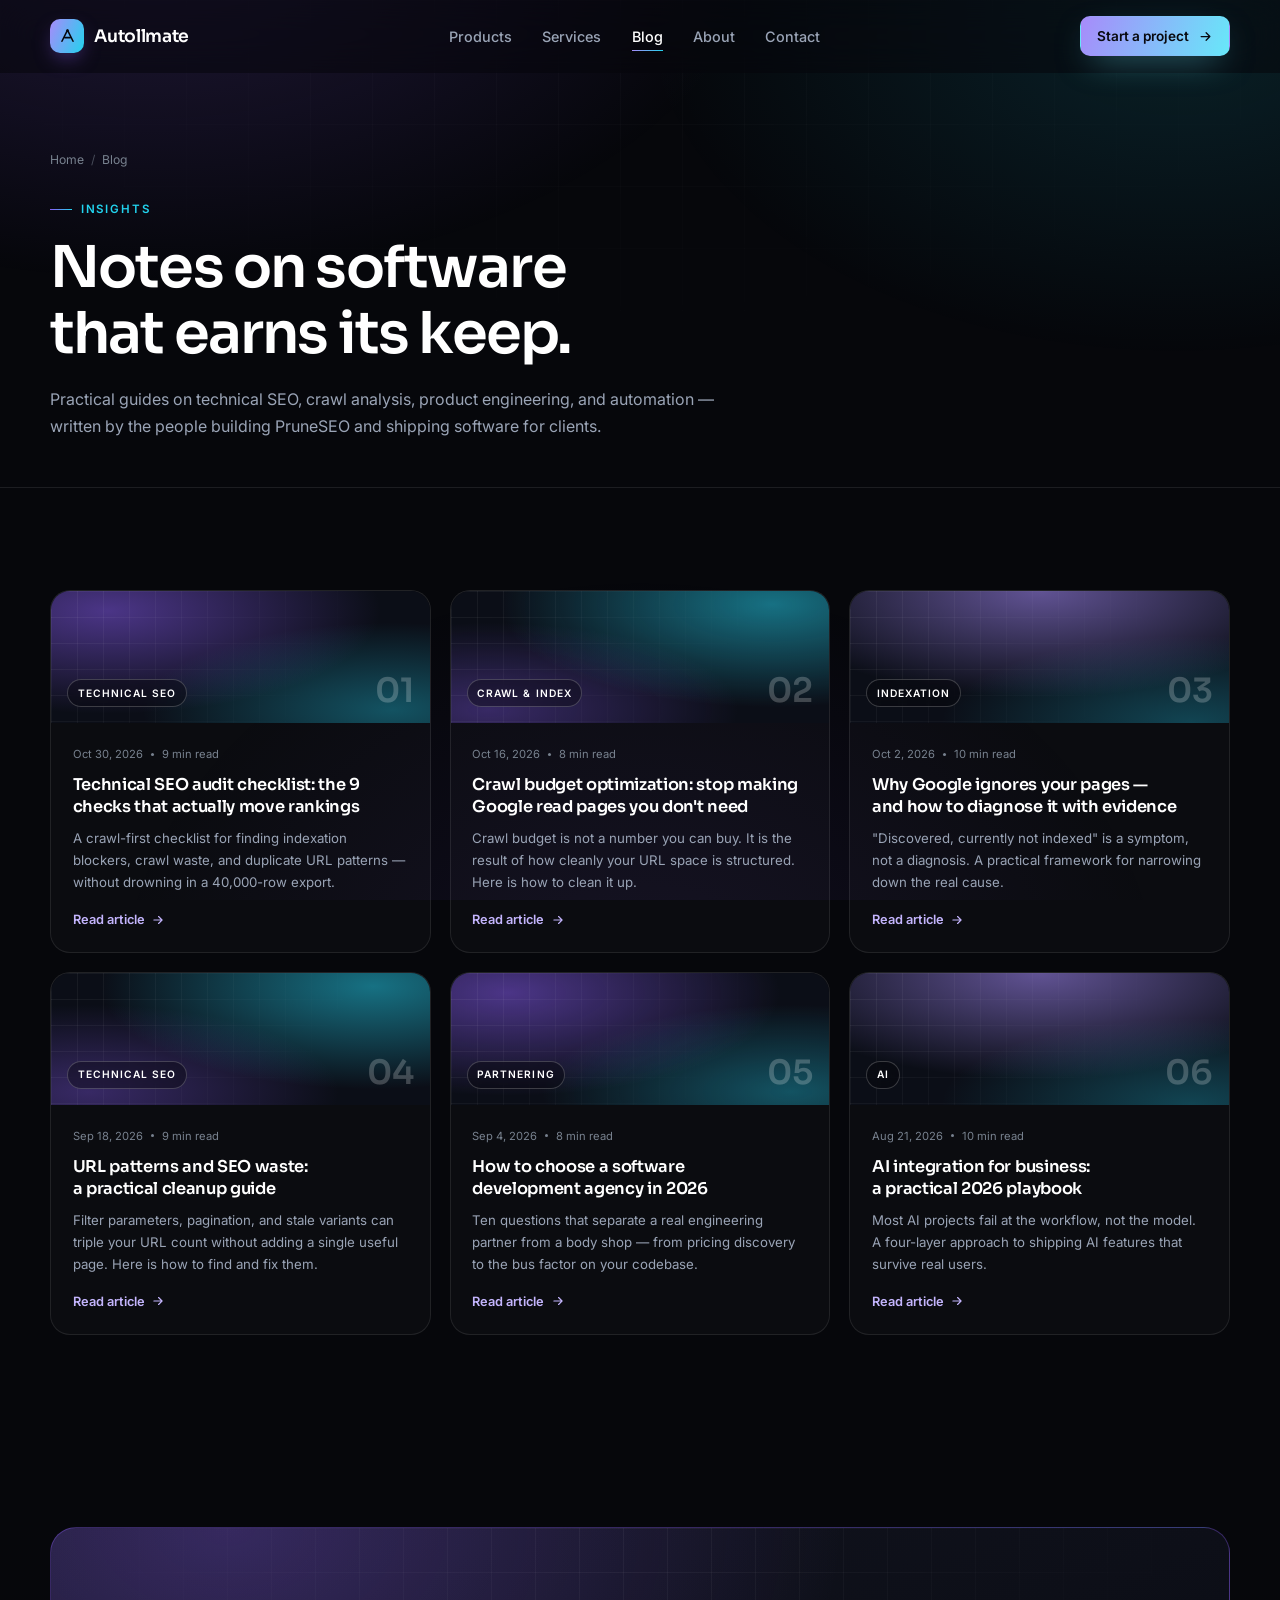
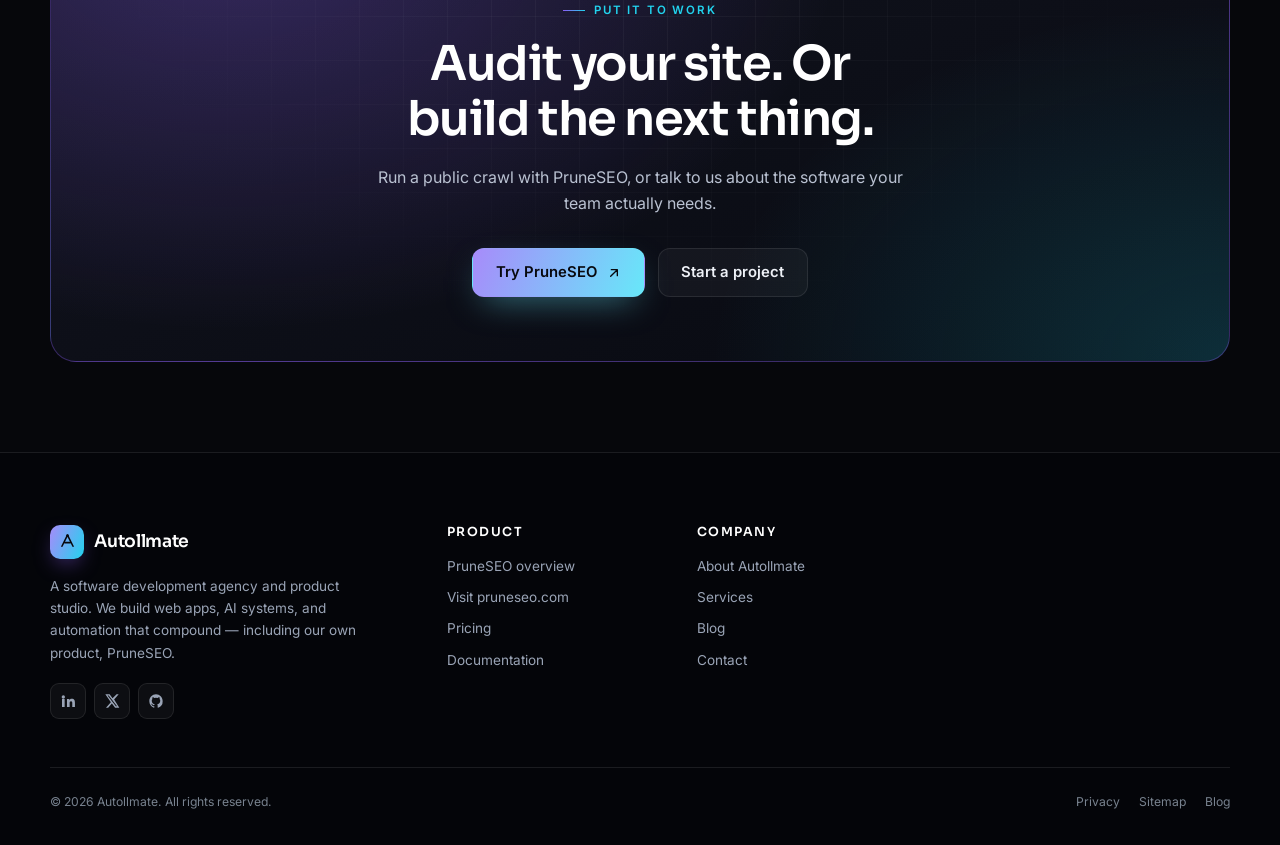
<file: blog.html>
<!doctype html>
<html lang="en">
<head>
  <meta charset="utf-8">
  <meta name="viewport" content="width=device-width, initial-scale=1">
  <title>Blog — Technical SEO, Software &amp; Automation | Autollmate</title>
  <meta name="description" content="Practical guides on technical SEO, crawl budget, indexation, URL patterns, AI integration, and choosing a software development agency — from the team behind PruneSEO.">
  <link rel="canonical" href="https://autollmate.com/blog.html">
  <meta name="robots" content="index, follow, max-image-preview:large">
  <meta name="author" content="Autollmate">
  <meta name="theme-color" content="#06070b">

  <meta property="og:type" content="website">
  <meta property="og:site_name" content="Autollmate">
  <meta property="og:locale" content="en_US">
  <meta property="og:title" content="Blog — Technical SEO, Software &amp; Automation | Autollmate">
  <meta property="og:description" content="Practical writing on technical SEO, product engineering, and automation from the team behind PruneSEO.">
  <meta property="og:url" content="https://autollmate.com/blog.html">
  <meta property="og:image" content="https://autollmate.com/assets/img/og-cover.png">
  <meta property="og:image:width" content="1200">
  <meta property="og:image:height" content="630">
  <meta property="og:image:alt" content="Autollmate blog — software that runs itself.">
  <meta name="twitter:card" content="summary_large_image">
  <meta name="twitter:title" content="Blog — Technical SEO, Software &amp; Automation">
  <meta name="twitter:description" content="Practical writing from the team behind PruneSEO.">
  <meta name="twitter:image" content="https://autollmate.com/assets/img/og-cover.png">

  <link rel="icon" href="assets/img/favicon.svg" type="image/svg+xml">
  <link rel="apple-touch-icon" href="assets/img/apple-touch-icon.png">
  <link rel="manifest" href="site.webmanifest">
  <link rel="alternate" type="application/rss+xml" title="Autollmate Blog RSS" href="feed.xml">
  <link rel="preconnect" href="https://fonts.googleapis.com">
  <link rel="preconnect" href="https://fonts.gstatic.com" crossorigin>
  <link href="https://fonts.googleapis.com/css2?family=Inter:wght@400;500;600&family=Sora:wght@500;600;700&display=swap" rel="stylesheet">
  <link rel="stylesheet" href="assets/css/styles.css">

  <script type="application/ld+json">
  {
    "@context": "https://schema.org",
    "@graph": [
      {
        "@type": "Blog",
        "@id": "https://autollmate.com/blog.html#blog",
        "name": "Autollmate Blog",
        "description": "Practical writing on technical SEO, product engineering, and automation.",
        "url": "https://autollmate.com/blog.html",
        "publisher": { "@id": "https://autollmate.com/#organization" },
        "inLanguage": "en",
        "blogPost": [
          { "@type": "BlogPosting", "headline": "Technical SEO audit checklist: the 9 checks that actually move rankings", "url": "https://autollmate.com/blog/technical-seo-audit-checklist.html", "datePublished": "2026-10-30" },
          { "@type": "BlogPosting", "headline": "Crawl budget optimization: stop making Google read pages you don't need", "url": "https://autollmate.com/blog/crawl-budget-optimization.html", "datePublished": "2026-10-16" },
          { "@type": "BlogPosting", "headline": "Why Google ignores your pages — and how to diagnose it with evidence", "url": "https://autollmate.com/blog/why-google-ignores-pages.html", "datePublished": "2026-10-02" },
          { "@type": "BlogPosting", "headline": "URL patterns and SEO waste: a practical cleanup guide", "url": "https://autollmate.com/blog/url-patterns-seo-waste.html", "datePublished": "2026-09-18" },
          { "@type": "BlogPosting", "headline": "How to choose a software development agency in 2026", "url": "https://autollmate.com/blog/choosing-a-software-development-agency.html", "datePublished": "2026-09-04" },
          { "@type": "BlogPosting", "headline": "AI integration for business: a practical 2026 playbook", "url": "https://autollmate.com/blog/ai-integration-for-business.html", "datePublished": "2026-08-21" }
        ]
      },
      {
        "@type": "BreadcrumbList",
        "itemListElement": [
          { "@type": "ListItem", "position": 1, "name": "Home", "item": "https://autollmate.com/" },
          { "@type": "ListItem", "position": 2, "name": "Blog", "item": "https://autollmate.com/blog.html" }
        ]
      }
    ]
  }
  </script>
</head>
<body>
  <a class="skip-link" href="#main">Skip to content</a>

  <header class="site-header">
    <div class="container">
      <nav class="nav" aria-label="Primary">
        <a class="brand" href="index.html" aria-label="Autollmate home">
          <span class="brand-mark" aria-hidden="true">
            <svg viewBox="0 0 24 24" fill="none" stroke="currentColor" stroke-width="2" stroke-linecap="round" stroke-linejoin="round"><path d="M5 18 12 4l7 14"/><path d="M8.4 13.4h7.2"/><circle cx="12" cy="4.4" r="1.6" fill="currentColor" stroke="none"/></svg>
          </span>
          <span>Autollmate</span>
        </a>
        <ul class="nav-links" id="primary-nav">
          <li><a href="products.html">Products</a></li>
          <li><a href="index.html#services">Services</a></li>
          <li><a href="blog.html" aria-current="page">Blog</a></li>
          <li><a href="about.html">About</a></li>
          <li><a href="contact.html">Contact</a></li>
          <li class="nav-mobile-cta"><a class="btn btn--primary btn--sm" href="contact.html">Start a project</a></li>
        </ul>
        <a class="btn btn--primary btn--sm nav-cta" href="contact.html">Start a project
          <svg width="15" height="15" viewBox="0 0 24 24" fill="none" stroke="currentColor" stroke-width="2" stroke-linecap="round" stroke-linejoin="round" aria-hidden="true"><path d="M5 12h14M13 6l6 6-6 6"/></svg>
        </a>
        <button class="nav-toggle" type="button" aria-expanded="false" aria-controls="primary-nav" aria-label="Toggle navigation">
          <span></span><span></span><span></span>
        </button>
      </nav>
    </div>
  </header>

  <main id="main">
    <section class="page-hero">
      <div class="container">
        <ol class="breadcrumbs">
          <li><a href="index.html">Home</a></li>
          <li>Blog</li>
        </ol>
        <span class="eyebrow">Insights</span>
        <h1>Notes on software that earns its keep.</h1>
        <p class="lead">Practical guides on technical SEO, crawl analysis, product engineering, and automation — written by the people building PruneSEO and shipping software for clients.</p>
      </div>
    </section>

    <section class="section">
      <div class="container">
        <div class="blog-grid" data-stagger>
          <article class="post-card" data-reveal>
            <div class="post-thumb">
              <span class="post-cat">Technical SEO</span><span class="post-index">01</span>
            </div>
            <div class="post-body">
              <div class="post-meta"><time datetime="2026-10-30">Oct 30, 2026</time><span class="dot"></span><span>9 min read</span></div>
              <h2 class="post-title"><a href="blog/technical-seo-audit-checklist.html">Technical SEO audit checklist: the 9 checks that actually move rankings</a></h2>
              <p class="post-excerpt">A crawl-first checklist for finding indexation blockers, crawl waste, and duplicate URL patterns — without drowning in a 40,000-row export.</p>
              <a class="link-arrow" href="blog/technical-seo-audit-checklist.html">Read article
                <svg width="14" height="14" viewBox="0 0 24 24" fill="none" stroke="currentColor" stroke-width="2" stroke-linecap="round" stroke-linejoin="round" aria-hidden="true"><path d="M5 12h14M13 6l6 6-6 6"/></svg>
              </a>
            </div>
          </article>

          <article class="post-card" data-reveal>
            <div class="post-thumb post-thumb--2">
              <span class="post-cat">Crawl &amp; Index</span><span class="post-index">02</span>
            </div>
            <div class="post-body">
              <div class="post-meta"><time datetime="2026-10-16">Oct 16, 2026</time><span class="dot"></span><span>8 min read</span></div>
              <h2 class="post-title"><a href="blog/crawl-budget-optimization.html">Crawl budget optimization: stop making Google read pages you don't need</a></h2>
              <p class="post-excerpt">Crawl budget is not a number you can buy. It is the result of how cleanly your URL space is structured. Here is how to clean it up.</p>
              <a class="link-arrow" href="blog/crawl-budget-optimization.html">Read article
                <svg width="14" height="14" viewBox="0 0 24 24" fill="none" stroke="currentColor" stroke-width="2" stroke-linecap="round" stroke-linejoin="round" aria-hidden="true"><path d="M5 12h14M13 6l6 6-6 6"/></svg>
              </a>
            </div>
          </article>

          <article class="post-card" data-reveal>
            <div class="post-thumb post-thumb--3">
              <span class="post-cat">Indexation</span><span class="post-index">03</span>
            </div>
            <div class="post-body">
              <div class="post-meta"><time datetime="2026-10-02">Oct 2, 2026</time><span class="dot"></span><span>10 min read</span></div>
              <h2 class="post-title"><a href="blog/why-google-ignores-pages.html">Why Google ignores your pages — and how to diagnose it with evidence</a></h2>
              <p class="post-excerpt">"Discovered, currently not indexed" is a symptom, not a diagnosis. A practical framework for narrowing down the real cause.</p>
              <a class="link-arrow" href="blog/why-google-ignores-pages.html">Read article
                <svg width="14" height="14" viewBox="0 0 24 24" fill="none" stroke="currentColor" stroke-width="2" stroke-linecap="round" stroke-linejoin="round" aria-hidden="true"><path d="M5 12h14M13 6l6 6-6 6"/></svg>
              </a>
            </div>
          </article>

          <article class="post-card" data-reveal>
            <div class="post-thumb post-thumb--2">
              <span class="post-cat">Technical SEO</span><span class="post-index">04</span>
            </div>
            <div class="post-body">
              <div class="post-meta"><time datetime="2026-09-18">Sep 18, 2026</time><span class="dot"></span><span>9 min read</span></div>
              <h2 class="post-title"><a href="blog/url-patterns-seo-waste.html">URL patterns and SEO waste: a practical cleanup guide</a></h2>
              <p class="post-excerpt">Filter parameters, pagination, and stale variants can triple your URL count without adding a single useful page. Here is how to find and fix them.</p>
              <a class="link-arrow" href="blog/url-patterns-seo-waste.html">Read article
                <svg width="14" height="14" viewBox="0 0 24 24" fill="none" stroke="currentColor" stroke-width="2" stroke-linecap="round" stroke-linejoin="round" aria-hidden="true"><path d="M5 12h14M13 6l6 6-6 6"/></svg>
              </a>
            </div>
          </article>

          <article class="post-card" data-reveal>
            <div class="post-thumb">
              <span class="post-cat">Partnering</span><span class="post-index">05</span>
            </div>
            <div class="post-body">
              <div class="post-meta"><time datetime="2026-09-04">Sep 4, 2026</time><span class="dot"></span><span>8 min read</span></div>
              <h2 class="post-title"><a href="blog/choosing-a-software-development-agency.html">How to choose a software development agency in 2026</a></h2>
              <p class="post-excerpt">Ten questions that separate a real engineering partner from a body shop — from pricing discovery to the bus factor on your codebase.</p>
              <a class="link-arrow" href="blog/choosing-a-software-development-agency.html">Read article
                <svg width="14" height="14" viewBox="0 0 24 24" fill="none" stroke="currentColor" stroke-width="2" stroke-linecap="round" stroke-linejoin="round" aria-hidden="true"><path d="M5 12h14M13 6l6 6-6 6"/></svg>
              </a>
            </div>
          </article>

          <article class="post-card" data-reveal>
            <div class="post-thumb post-thumb--3">
              <span class="post-cat">AI</span><span class="post-index">06</span>
            </div>
            <div class="post-body">
              <div class="post-meta"><time datetime="2026-08-21">Aug 21, 2026</time><span class="dot"></span><span>10 min read</span></div>
              <h2 class="post-title"><a href="blog/ai-integration-for-business.html">AI integration for business: a practical 2026 playbook</a></h2>
              <p class="post-excerpt">Most AI projects fail at the workflow, not the model. A four-layer approach to shipping AI features that survive real users.</p>
              <a class="link-arrow" href="blog/ai-integration-for-business.html">Read article
                <svg width="14" height="14" viewBox="0 0 24 24" fill="none" stroke="currentColor" stroke-width="2" stroke-linecap="round" stroke-linejoin="round" aria-hidden="true"><path d="M5 12h14M13 6l6 6-6 6"/></svg>
              </a>
            </div>
          </article>
        </div>
      </div>
    </section>

    <section class="cta-band">
      <div class="container">
        <div class="cta-card" data-reveal>
          <span class="eyebrow" style="justify-content:center">Put it to work</span>
          <h2>Audit your site. Or build the next thing.</h2>
          <p>Run a public crawl with PruneSEO, or talk to us about the software your team actually needs.</p>
          <div class="cta-actions">
            <a class="btn btn--primary" href="https://pruneseo.com" target="_blank" rel="noopener noreferrer">Try PruneSEO
              <svg width="16" height="16" viewBox="0 0 24 24" fill="none" stroke="currentColor" stroke-width="2" stroke-linecap="round" stroke-linejoin="round" aria-hidden="true"><path d="M7 17 17 7M8 7h9v9"/></svg>
            </a>
            <a class="btn btn--ghost" href="contact.html">Start a project</a>
          </div>
        </div>
      </div>
    </section>
  </main>

  <footer class="site-footer">
    <div class="container">
      <div class="footer-grid">
        <div class="footer-brand">
          <a class="brand" href="index.html" aria-label="Autollmate home">
            <span class="brand-mark" aria-hidden="true">
              <svg viewBox="0 0 24 24" fill="none" stroke="currentColor" stroke-width="2" stroke-linecap="round" stroke-linejoin="round"><path d="M5 18 12 4l7 14"/><path d="M8.4 13.4h7.2"/><circle cx="12" cy="4.4" r="1.6" fill="currentColor" stroke="none"/></svg>
            </span>
            <span>Autollmate</span>
          </a>
          <p>A software development agency and product studio. We build web apps, AI systems, and automation that compound — including our own product, PruneSEO.</p>
          <div class="socials">
            <a href="https://www.linkedin.com/company/autollmate" target="_blank" rel="noopener noreferrer" aria-label="Autollmate on LinkedIn">
              <svg viewBox="0 0 24 24" fill="currentColor" aria-hidden="true"><path d="M4.98 3.5a2.5 2.5 0 1 1 0 5 2.5 2.5 0 0 1 0-5ZM3 9h4v12H3V9Zm7 0h3.8v1.7h.05c.53-1 1.83-2.05 3.77-2.05 4.03 0 4.78 2.65 4.78 6.1V21h-4v-5.5c0-1.3-.02-3-1.83-3-1.83 0-2.1 1.43-2.1 2.9V21h-4V9Z"/></svg>
            </a>
            <a href="https://x.com/autollmate" target="_blank" rel="noopener noreferrer" aria-label="Autollmate on X">
              <svg viewBox="0 0 24 24" fill="currentColor" aria-hidden="true"><path d="M18.9 2H22l-6.8 7.8L23 22h-6.3l-4.9-6.4L6.2 22H3l7.3-8.3L2 2h6.4l4.4 5.8L18.9 2Zm-1.1 18h1.7L7.1 3.9H5.3L17.8 20Z"/></svg>
            </a>
            <a href="https://github.com/autollmate" target="_blank" rel="noopener noreferrer" aria-label="Autollmate on GitHub">
              <svg viewBox="0 0 24 24" fill="currentColor" aria-hidden="true"><path d="M12 2C6.48 2 2 6.58 2 12.26c0 4.53 2.87 8.37 6.84 9.73.5.09.68-.22.68-.49 0-.24-.01-.88-.01-1.73-2.78.62-3.37-1.37-3.37-1.37-.45-1.18-1.11-1.5-1.11-1.5-.91-.63.07-.62.07-.62 1 .07 1.53 1.05 1.53 1.05.89 1.56 2.34 1.11 2.91.85.09-.66.35-1.11.63-1.37-2.22-.26-4.56-1.14-4.56-5.07 0-1.12.39-2.03 1.03-2.75-.1-.26-.45-1.3.1-2.71 0 0 .84-.28 2.75 1.05a9.36 9.36 0 0 1 5 0c1.91-1.33 2.75-1.05 2.75-1.05.55 1.41.2 2.45.1 2.71.64.72 1.03 1.63 1.03 2.75 0 3.94-2.34 4.81-4.57 5.06.36.32.68.94.68 1.9 0 1.37-.01 2.47-.01 2.81 0 .27.18.58.69.48A10.02 10.02 0 0 0 22 12.26C22 6.58 17.52 2 12 2Z"/></svg>
            </a>
          </div>
        </div>
        <div>
          <h2 class="footer-heading">Product</h2>
          <ul class="footer-links">
            <li><a href="products.html">PruneSEO overview</a></li>
            <li><a href="https://pruneseo.com" target="_blank" rel="noopener noreferrer">Visit pruneseo.com</a></li>
            <li><a href="https://pruneseo.com/#pricing" target="_blank" rel="noopener noreferrer">Pricing</a></li>
            <li><a href="https://docs.pruneseo.com" target="_blank" rel="noopener noreferrer">Documentation</a></li>
          </ul>
        </div>
        <div>
          <h2 class="footer-heading">Company</h2>
          <ul class="footer-links">
            <li><a href="about.html">About Autollmate</a></li>
            <li><a href="index.html#services">Services</a></li>
            <li><a href="blog.html">Blog</a></li>
            <li><a href="contact.html">Contact</a></li>
          </ul>
        </div>
        <!-- <div class="newsletter">
          <h2 class="footer-heading">The Automation Brief</h2>
          <p>One useful idea on product engineering, technical SEO, or automation. Twice a month.</p>
          <form data-mock-submit data-success="You're on the list. Look out for the next brief.">
            <div class="input-row">
              <label class="sr-only" for="newsletter-email">Email address</label>
              <input id="newsletter-email" type="email" name="email" placeholder="you@company.com" autocomplete="email" required>
              <button class="btn btn--primary btn--sm" type="submit">Join</button>
            </div>
            <div class="form-status" hidden></div>
          </form>
          <small>No spam. Unsubscribe anytime.</small>
        </div> -->
      </div>
      <div class="footer-bottom">
        <p>&copy; <span data-year>2026</span> Autollmate. All rights reserved.</p>
        <ul>
          <li><a href="privacy-policy.html">Privacy</a></li>
          <li><a href="sitemap.xml">Sitemap</a></li>
          <li><a href="blog.html">Blog</a></li>
        </ul>
      </div>
    </div>
  </footer>

  <script src="assets/js/main.js" defer></script>
</body>
</html>
</file>
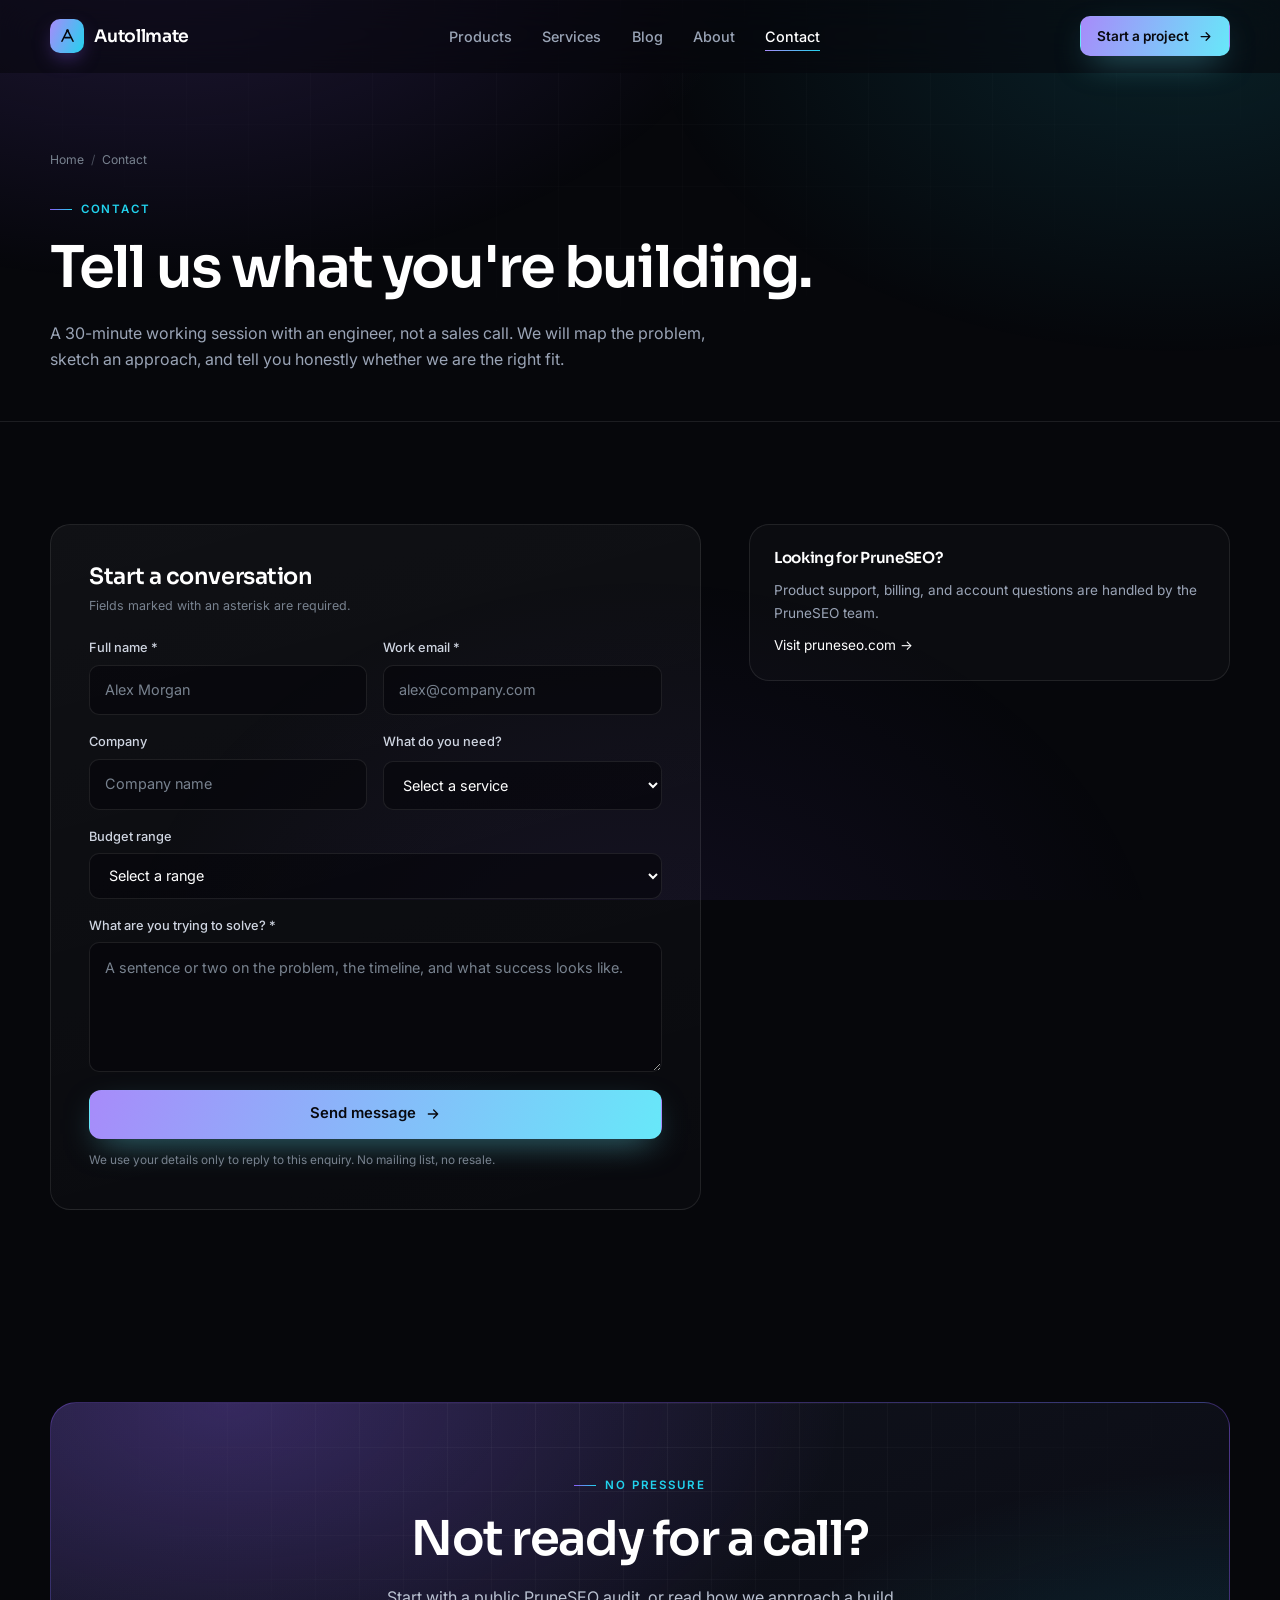
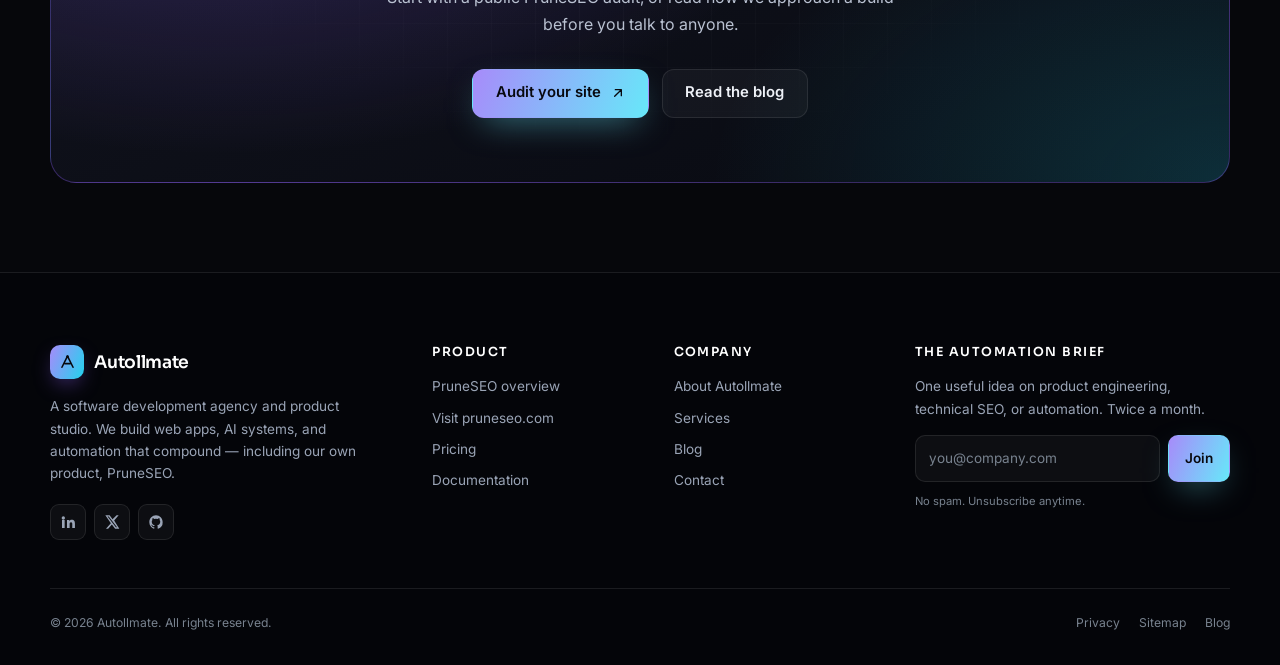
<file: contact.html>
<!doctype html>
<html lang="en">
<head>
  <meta charset="utf-8">
  <meta name="viewport" content="width=device-width, initial-scale=1">
  <title>Contact Autollmate — Start a Software Project</title>
  <meta name="description" content="Tell us what you're building. Book a 30-minute discovery call with the Autollmate engineering team. We reply within one business day — no pitch deck required.">
  <link rel="canonical" href="https://autollmate.com/contact.html">
  <meta name="robots" content="index, follow, max-image-preview:large">
  <meta name="author" content="Autollmate">
  <meta name="theme-color" content="#06070b">

  <meta property="og:type" content="website">
  <meta property="og:site_name" content="Autollmate">
  <meta property="og:locale" content="en_US">
  <meta property="og:title" content="Contact Autollmate — Start a Software Project">
  <meta property="og:description" content="Book a 30-minute discovery call with our engineering team. No pitch deck, no obligation.">
  <meta property="og:url" content="https://autollmate.com/contact.html">
  <meta property="og:image" content="https://autollmate.com/assets/img/og-cover.png">
  <meta property="og:image:width" content="1200">
  <meta property="og:image:height" content="630">
  <meta property="og:image:alt" content="Contact Autollmate.">
  <meta name="twitter:card" content="summary_large_image">
  <meta name="twitter:title" content="Contact Autollmate — Start a Software Project">
  <meta name="twitter:description" content="Book a 30-minute discovery call with our engineering team.">
  <meta name="twitter:image" content="https://autollmate.com/assets/img/og-cover.png">

  <link rel="icon" href="assets/img/favicon.svg" type="image/svg+xml">
  <link rel="apple-touch-icon" href="assets/img/apple-touch-icon.png">
  <link rel="manifest" href="site.webmanifest">
  <link rel="preconnect" href="https://fonts.googleapis.com">
  <link rel="preconnect" href="https://fonts.gstatic.com" crossorigin>
  <link href="https://fonts.googleapis.com/css2?family=Inter:wght@400;500;600&family=Sora:wght@500;600;700&display=swap" rel="stylesheet">
  <link rel="stylesheet" href="assets/css/styles.css">

  <script type="application/ld+json">
  {
    "@context": "https://schema.org",
    "@graph": [
      {
        "@type": "ContactPage",
        "@id": "https://autollmate.com/contact.html#contact",
        "name": "Contact Autollmate",
        "url": "https://autollmate.com/contact.html",
        "description": "Contact the Autollmate software development agency to start a project.",
        "mainEntity": { "@id": "https://autollmate.com/#organization" }
      },
      {
        "@type": "Organization",
        "@id": "https://autollmate.com/#organization",
        "name": "Autollmate",
        "url": "https://autollmate.com/",
        "logo": "https://autollmate.com/assets/img/icon-512.png",
        "email": "hello@pruneseo.com",
        "contactPoint": {
          "@type": "ContactPoint",
          "contactType": "sales",
          "email": "hello@pruneseo.com",
          "availableLanguage": ["English"],
          "url": "https://autollmate.com/contact.html"
        }
      },
      {
        "@type": "BreadcrumbList",
        "itemListElement": [
          { "@type": "ListItem", "position": 1, "name": "Home", "item": "https://autollmate.com/" },
          { "@type": "ListItem", "position": 2, "name": "Contact", "item": "https://autollmate.com/contact.html" }
        ]
      }
    ]
  }
  </script>
</head>
<body>
  <a class="skip-link" href="#main">Skip to content</a>

  <header class="site-header">
    <div class="container">
      <nav class="nav" aria-label="Primary">
        <a class="brand" href="index.html" aria-label="Autollmate home">
          <span class="brand-mark" aria-hidden="true">
            <svg viewBox="0 0 24 24" fill="none" stroke="currentColor" stroke-width="2" stroke-linecap="round" stroke-linejoin="round"><path d="M5 18 12 4l7 14"/><path d="M8.4 13.4h7.2"/><circle cx="12" cy="4.4" r="1.6" fill="currentColor" stroke="none"/></svg>
          </span>
          <span>Autollmate</span>
        </a>
        <ul class="nav-links" id="primary-nav">
          <li><a href="products.html">Products</a></li>
          <li><a href="index.html#services">Services</a></li>
          <li><a href="blog.html">Blog</a></li>
          <li><a href="about.html">About</a></li>
          <li><a href="contact.html" aria-current="page">Contact</a></li>
          <li class="nav-mobile-cta"><a class="btn btn--primary btn--sm" href="contact.html">Start a project</a></li>
        </ul>
        <a class="btn btn--primary btn--sm nav-cta" href="contact.html">Start a project
          <svg width="15" height="15" viewBox="0 0 24 24" fill="none" stroke="currentColor" stroke-width="2" stroke-linecap="round" stroke-linejoin="round" aria-hidden="true"><path d="M5 12h14M13 6l6 6-6 6"/></svg>
        </a>
        <button class="nav-toggle" type="button" aria-expanded="false" aria-controls="primary-nav" aria-label="Toggle navigation">
          <span></span><span></span><span></span>
        </button>
      </nav>
    </div>
  </header>

  <main id="main">
    <section class="page-hero">
      <div class="container">
        <ol class="breadcrumbs">
          <li><a href="index.html">Home</a></li>
          <li>Contact</li>
        </ol>
        <span class="eyebrow">Contact</span>
        <h1>Tell us what you're building.</h1>
        <p class="lead">A 30-minute working session with an engineer, not a sales call. We will map the problem, sketch an approach, and tell you honestly whether we are the right fit.</p>
      </div>
    </section>

    <section class="section">
      <div class="container">
        <div class="contact-grid">
          <div class="form-card" data-reveal>
            <h2 style="font-size:1.4rem;margin-bottom:0.4rem">Start a conversation</h2>
            <p class="note" style="margin-bottom:1.3rem">Fields marked with an asterisk are required.</p>
            <form data-mock-submit data-success="Thanks — your message is on its way. We reply within one business day.">
              <div class="form-grid">
                <div class="field">
                  <label for="contact-name">Full name *</label>
                  <input id="contact-name" name="name" type="text" autocomplete="name" placeholder="Alex Morgan" required>
                </div>
                <div class="field">
                  <label for="contact-email">Work email *</label>
                  <input id="contact-email" name="email" type="email" autocomplete="email" placeholder="alex@company.com" required>
                </div>
                <div class="field">
                  <label for="contact-company">Company</label>
                  <input id="contact-company" name="company" type="text" autocomplete="organization" placeholder="Company name">
                </div>
                <div class="field">
                  <label for="contact-service">What do you need?</label>
                  <select id="contact-service" name="service">
                    <option value="">Select a service</option>
                    <option>Custom software</option>
                    <option>Web app / SaaS</option>
                    <option>Mobile app</option>
                    <option>AI integration</option>
                    <option>Workflow automation</option>
                    <option>Technical SEO / PruneSEO</option>
                    <option>Something else</option>
                  </select>
                </div>
                <div class="field field--full">
                  <label for="contact-budget">Budget range</label>
                  <select id="contact-budget" name="budget">
                    <option value="">Select a range</option>
                    <option>Under $25,000</option>
                    <option>$25,000 – $75,000</option>
                    <option>$75,000 – $150,000</option>
                    <option>$150,000+</option>
                    <option>Not sure yet</option>
                  </select>
                </div>
                <div class="field field--full">
                  <label for="contact-message">What are you trying to solve? *</label>
                  <textarea id="contact-message" name="message" placeholder="A sentence or two on the problem, the timeline, and what success looks like." required></textarea>
                </div>
              </div>
              <button class="btn btn--primary" type="submit">Send message
                <svg width="16" height="16" viewBox="0 0 24 24" fill="none" stroke="currentColor" stroke-width="2" stroke-linecap="round" stroke-linejoin="round" aria-hidden="true"><path d="M5 12h14M13 6l6 6-6 6"/></svg>
              </button>
              <div class="form-status" hidden></div>
              <p class="form-note">We use your details only to reply to this enquiry. No mailing list, no resale.</p>
            </form>
          </div>

          <aside class="contact-aside" data-reveal>
            <!-- <div class="info-card">
              <h3>Prefer email?</h3>
              <p><a href="mailto:hello@pruneseo.com">hello@pruneseo.com</a></p>
              <p style="margin-top:0.4rem">We reply within one business day, Monday to Friday.</p>
            </div>
            <div class="info-card">
              <h3>What happens next</h3>
              <ul>
                <li>
                  <svg viewBox="0 0 24 24" fill="none" stroke="currentColor" stroke-width="2" stroke-linecap="round" stroke-linejoin="round" aria-hidden="true"><path d="M20 6 9 17l-5-5"/></svg>
                  <span><strong style="color:#fff">1. Intro call.</strong> 30 minutes to understand the problem and constraints.</span>
                </li>
                <li>
                  <svg viewBox="0 0 24 24" fill="none" stroke="currentColor" stroke-width="2" stroke-linecap="round" stroke-linejoin="round" aria-hidden="true"><path d="M20 6 9 17l-5-5"/></svg>
                  <span><strong style="color:#fff">2. Written proposal.</strong> Scope, estimate, and timeline within five working days.</span>
                </li>
                <li>
                  <svg viewBox="0 0 24 24" fill="none" stroke="currentColor" stroke-width="2" stroke-linecap="round" stroke-linejoin="round" aria-hidden="true"><path d="M20 6 9 17l-5-5"/></svg>
                  <span><strong style="color:#fff">3. Kickoff.</strong> A two-week discovery sprint with working software at the end.</span>
                </li>
              </ul>
            </div>
            <div class="info-card">
              <h3>Where we work</h3>
              <p>Remote-first, with engineers across US and EU time zones. We work with teams worldwide and keep at least four hours of overlap with your working day.</p>
              <div class="socials" style="margin-top:1rem">
                <a href="https://www.linkedin.com/company/autollmate" target="_blank" rel="noopener noreferrer" aria-label="Autollmate on LinkedIn">
                  <svg viewBox="0 0 24 24" fill="currentColor" aria-hidden="true"><path d="M4.98 3.5a2.5 2.5 0 1 1 0 5 2.5 2.5 0 0 1 0-5ZM3 9h4v12H3V9Zm7 0h3.8v1.7h.05c.53-1 1.83-2.05 3.77-2.05 4.03 0 4.78 2.65 4.78 6.1V21h-4v-5.5c0-1.3-.02-3-1.83-3-1.83 0-2.1 1.43-2.1 2.9V21h-4V9Z"/></svg>
                </a>
                <a href="https://x.com/autollmate" target="_blank" rel="noopener noreferrer" aria-label="Autollmate on X">
                  <svg viewBox="0 0 24 24" fill="currentColor" aria-hidden="true"><path d="M18.9 2H22l-6.8 7.8L23 22h-6.3l-4.9-6.4L6.2 22H3l7.3-8.3L2 2h6.4l4.4 5.8L18.9 2Zm-1.1 18h1.7L7.1 3.9H5.3L17.8 20Z"/></svg>
                </a>
                <a href="https://github.com/autollmate" target="_blank" rel="noopener noreferrer" aria-label="Autollmate on GitHub">
                  <svg viewBox="0 0 24 24" fill="currentColor" aria-hidden="true"><path d="M12 2C6.48 2 2 6.58 2 12.26c0 4.53 2.87 8.37 6.84 9.73.5.09.68-.22.68-.49 0-.24-.01-.88-.01-1.73-2.78.62-3.37-1.37-3.37-1.37-.45-1.18-1.11-1.5-1.11-1.5-.91-.63.07-.62.07-.62 1 .07 1.53 1.05 1.53 1.05.89 1.56 2.34 1.11 2.91.85.09-.66.35-1.11.63-1.37-2.22-.26-4.56-1.14-4.56-5.07 0-1.12.39-2.03 1.03-2.75-.1-.26-.45-1.3.1-2.71 0 0 .84-.28 2.75 1.05a9.36 9.36 0 0 1 5 0c1.91-1.33 2.75-1.05 2.75-1.05.55 1.41.2 2.45.1 2.71.64.72 1.03 1.63 1.03 2.75 0 3.94-2.34 4.81-4.57 5.06.36.32.68.94.68 1.9 0 1.37-.01 2.47-.01 2.81 0 .27.18.58.69.48A10.02 10.02 0 0 0 22 12.26C22 6.58 17.52 2 12 2Z"/></svg>
                </a>
              </div>
            </div> -->
            <div class="info-card">
              <h3>Looking for PruneSEO?</h3>
              <p>Product support, billing, and account questions are handled by the PruneSEO team.</p>
              <p style="margin-top:0.6rem"><a href="https://pruneseo.com" target="_blank" rel="noopener noreferrer">Visit pruneseo.com →</a></p>
            </div>
          </aside>
        </div>
      </div>
    </section>

    <section class="cta-band">
      <div class="container">
        <div class="cta-card" data-reveal>
          <span class="eyebrow" style="justify-content:center">No pressure</span>
          <h2>Not ready for a call?</h2>
          <p>Start with a public PruneSEO audit, or read how we approach a build before you talk to anyone.</p>
          <div class="cta-actions">
            <a class="btn btn--primary" href="https://pruneseo.com" target="_blank" rel="noopener noreferrer">Audit your site
              <svg width="16" height="16" viewBox="0 0 24 24" fill="none" stroke="currentColor" stroke-width="2" stroke-linecap="round" stroke-linejoin="round" aria-hidden="true"><path d="M7 17 17 7M8 7h9v9"/></svg>
            </a>
            <a class="btn btn--ghost" href="blog.html">Read the blog</a>
          </div>
        </div>
      </div>
    </section>
  </main>

  <footer class="site-footer">
    <div class="container">
      <div class="footer-grid">
        <div class="footer-brand">
          <a class="brand" href="index.html" aria-label="Autollmate home">
            <span class="brand-mark" aria-hidden="true">
              <svg viewBox="0 0 24 24" fill="none" stroke="currentColor" stroke-width="2" stroke-linecap="round" stroke-linejoin="round"><path d="M5 18 12 4l7 14"/><path d="M8.4 13.4h7.2"/><circle cx="12" cy="4.4" r="1.6" fill="currentColor" stroke="none"/></svg>
            </span>
            <span>Autollmate</span>
          </a>
          <p>A software development agency and product studio. We build web apps, AI systems, and automation that compound — including our own product, PruneSEO.</p>
          <div class="socials">
            <a href="https://www.linkedin.com/company/autollmate" target="_blank" rel="noopener noreferrer" aria-label="Autollmate on LinkedIn">
              <svg viewBox="0 0 24 24" fill="currentColor" aria-hidden="true"><path d="M4.98 3.5a2.5 2.5 0 1 1 0 5 2.5 2.5 0 0 1 0-5ZM3 9h4v12H3V9Zm7 0h3.8v1.7h.05c.53-1 1.83-2.05 3.77-2.05 4.03 0 4.78 2.65 4.78 6.1V21h-4v-5.5c0-1.3-.02-3-1.83-3-1.83 0-2.1 1.43-2.1 2.9V21h-4V9Z"/></svg>
            </a>
            <a href="https://x.com/autollmate" target="_blank" rel="noopener noreferrer" aria-label="Autollmate on X">
              <svg viewBox="0 0 24 24" fill="currentColor" aria-hidden="true"><path d="M18.9 2H22l-6.8 7.8L23 22h-6.3l-4.9-6.4L6.2 22H3l7.3-8.3L2 2h6.4l4.4 5.8L18.9 2Zm-1.1 18h1.7L7.1 3.9H5.3L17.8 20Z"/></svg>
            </a>
            <a href="https://github.com/autollmate" target="_blank" rel="noopener noreferrer" aria-label="Autollmate on GitHub">
              <svg viewBox="0 0 24 24" fill="currentColor" aria-hidden="true"><path d="M12 2C6.48 2 2 6.58 2 12.26c0 4.53 2.87 8.37 6.84 9.73.5.09.68-.22.68-.49 0-.24-.01-.88-.01-1.73-2.78.62-3.37-1.37-3.37-1.37-.45-1.18-1.11-1.5-1.11-1.5-.91-.63.07-.62.07-.62 1 .07 1.53 1.05 1.53 1.05.89 1.56 2.34 1.11 2.91.85.09-.66.35-1.11.63-1.37-2.22-.26-4.56-1.14-4.56-5.07 0-1.12.39-2.03 1.03-2.75-.1-.26-.45-1.3.1-2.71 0 0 .84-.28 2.75 1.05a9.36 9.36 0 0 1 5 0c1.91-1.33 2.75-1.05 2.75-1.05.55 1.41.2 2.45.1 2.71.64.72 1.03 1.63 1.03 2.75 0 3.94-2.34 4.81-4.57 5.06.36.32.68.94.68 1.9 0 1.37-.01 2.47-.01 2.81 0 .27.18.58.69.48A10.02 10.02 0 0 0 22 12.26C22 6.58 17.52 2 12 2Z"/></svg>
            </a>
          </div>
        </div>
        <div>
          <h2 class="footer-heading">Product</h2>
          <ul class="footer-links">
            <li><a href="products.html">PruneSEO overview</a></li>
            <li><a href="https://pruneseo.com" target="_blank" rel="noopener noreferrer">Visit pruneseo.com</a></li>
            <li><a href="https://pruneseo.com/#pricing" target="_blank" rel="noopener noreferrer">Pricing</a></li>
            <li><a href="https://docs.pruneseo.com" target="_blank" rel="noopener noreferrer">Documentation</a></li>
          </ul>
        </div>
        <div>
          <h2 class="footer-heading">Company</h2>
          <ul class="footer-links">
            <li><a href="about.html">About Autollmate</a></li>
            <li><a href="index.html#services">Services</a></li>
            <li><a href="blog.html">Blog</a></li>
            <li><a href="contact.html">Contact</a></li>
          </ul>
        </div>
        <div class="newsletter">
          <h2 class="footer-heading">The Automation Brief</h2>
          <p>One useful idea on product engineering, technical SEO, or automation. Twice a month.</p>
          <form data-mock-submit data-success="You're on the list. Look out for the next brief.">
            <div class="input-row">
              <label class="sr-only" for="newsletter-email">Email address</label>
              <input id="newsletter-email" type="email" name="email" placeholder="you@company.com" autocomplete="email" required>
              <button class="btn btn--primary btn--sm" type="submit">Join</button>
            </div>
            <div class="form-status" hidden></div>
          </form>
          <small>No spam. Unsubscribe anytime.</small>
        </div>
      </div>
      <div class="footer-bottom">
        <p>&copy; <span data-year>2026</span> Autollmate. All rights reserved.</p>
        <ul>
          <li><a href="privacy-policy.html">Privacy</a></li>
          <li><a href="sitemap.xml">Sitemap</a></li>
          <li><a href="blog.html">Blog</a></li>
        </ul>
      </div>
    </div>
  </footer>

  <script src="assets/js/main.js" defer></script>
</body>
</html>
</file>
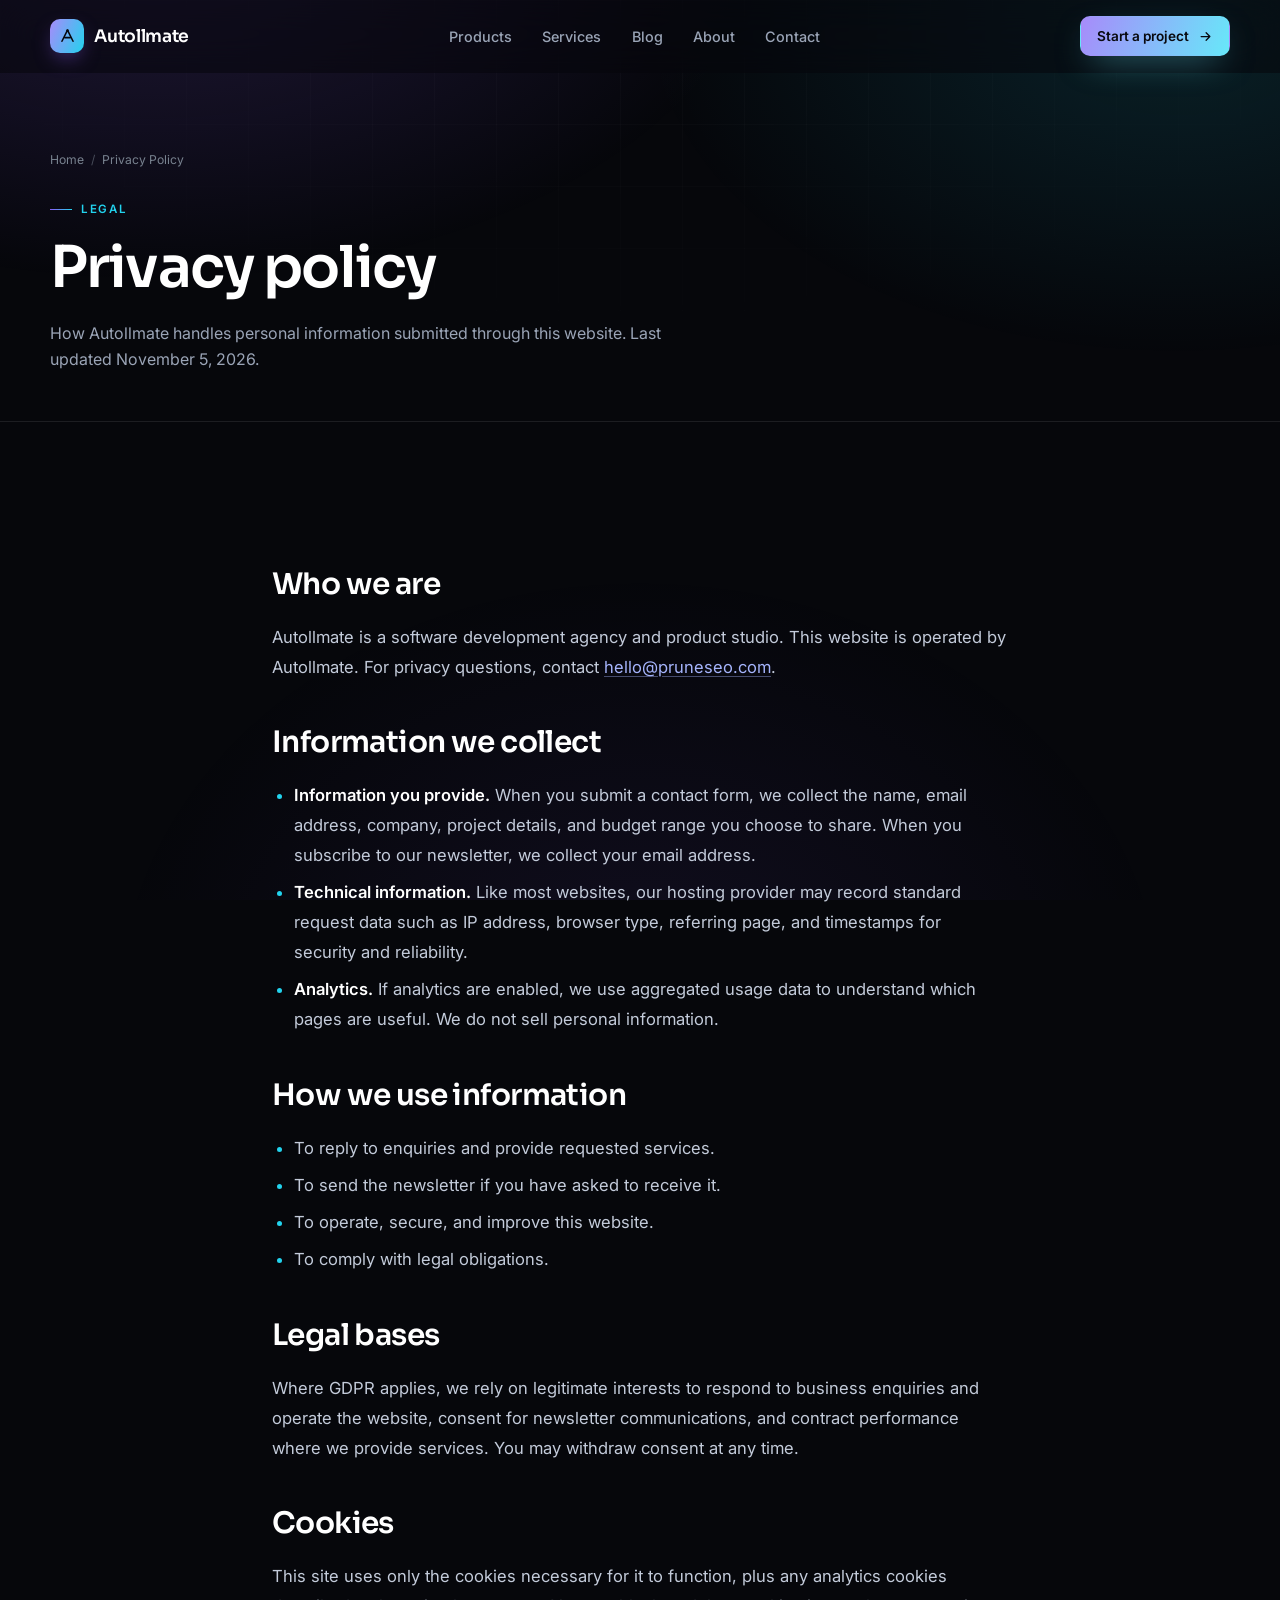
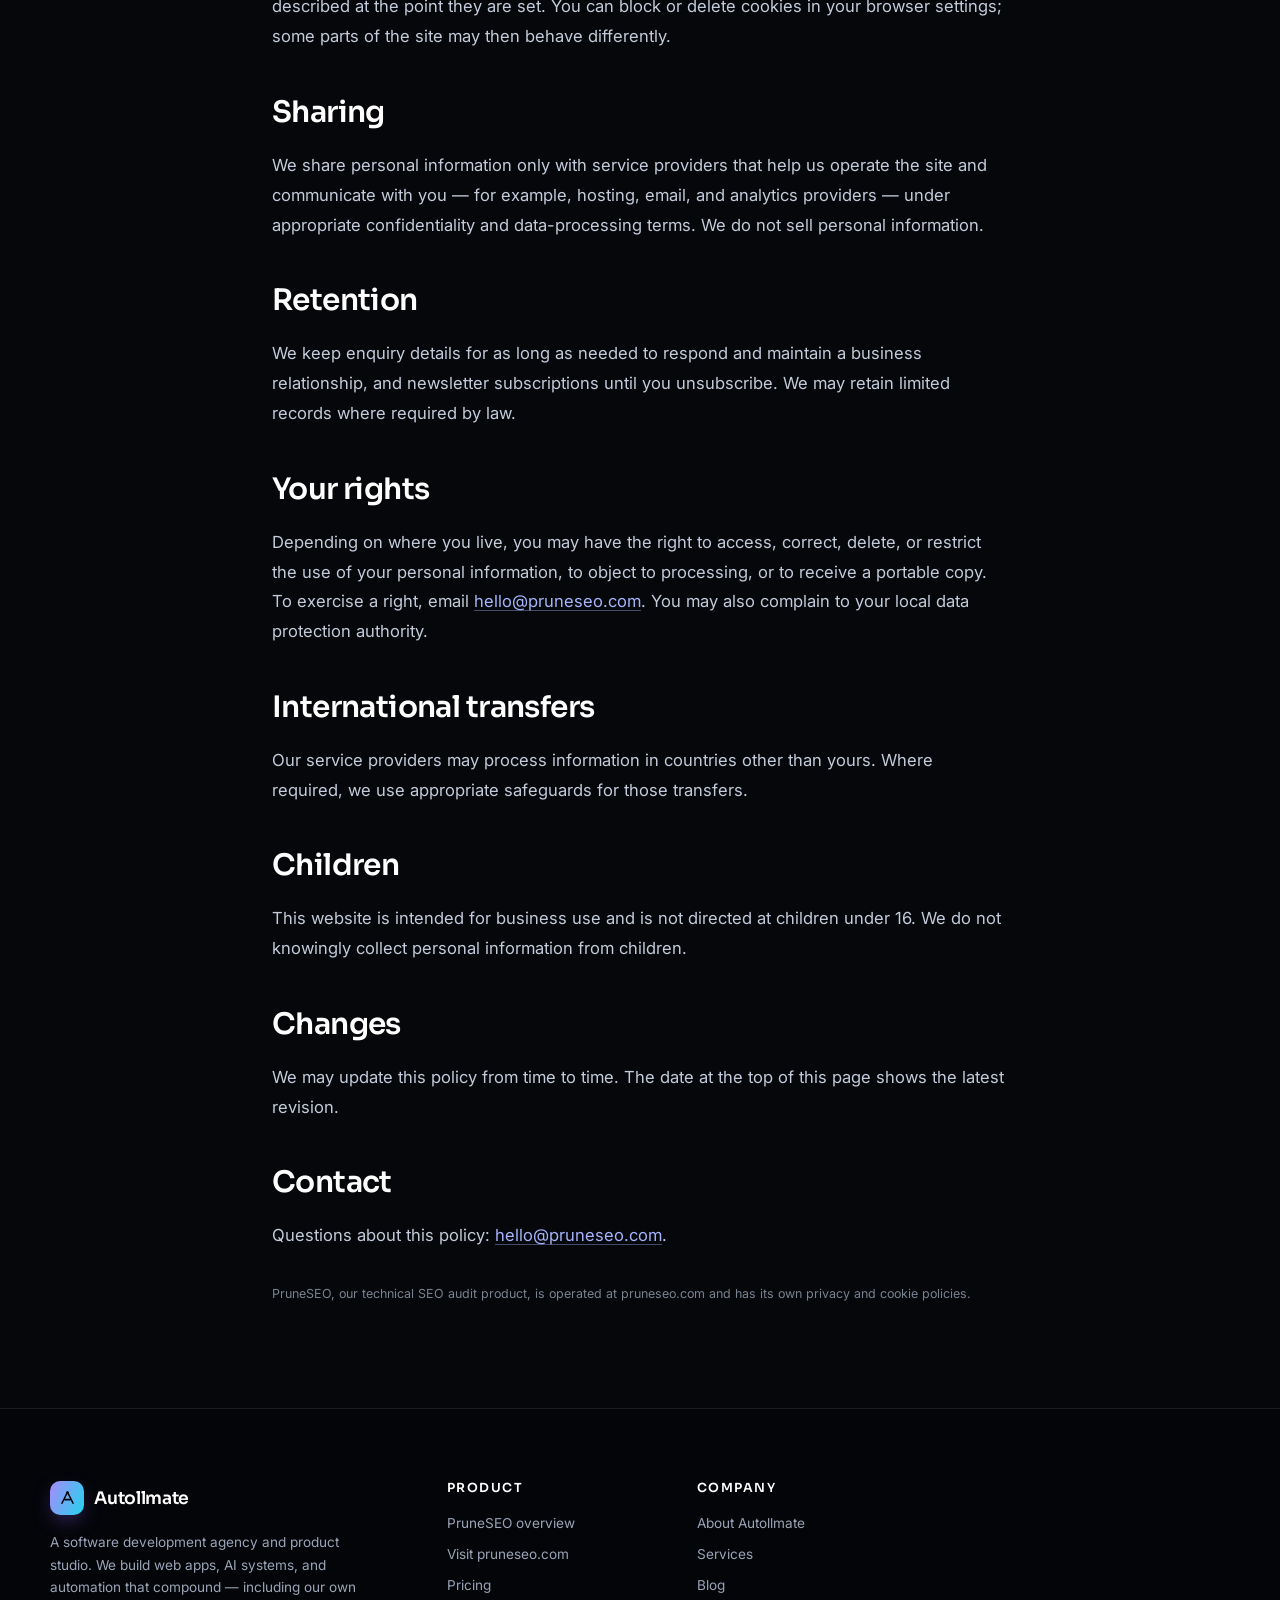
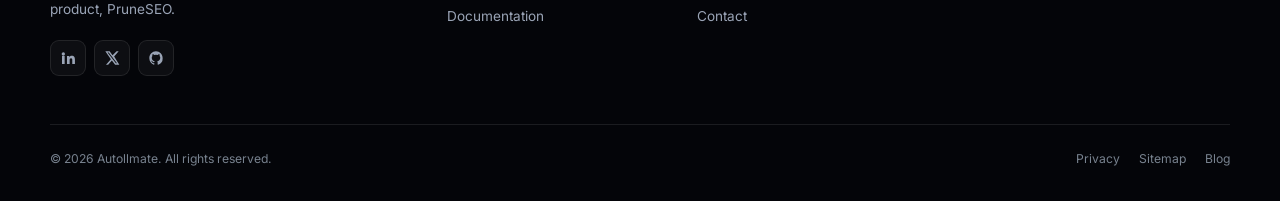
<file: privacy-policy.html>
<!doctype html>
<html lang="en">
<head>
  <meta charset="utf-8">
  <meta name="viewport" content="width=device-width, initial-scale=1">
  <title>Privacy Policy | Autollmate</title>
  <meta name="description" content="How Autollmate collects, uses, and protects personal information submitted through autollmate.com, including contact forms and newsletter sign-ups.">
  <link rel="canonical" href="https://autollmate.com/privacy-policy.html">
  <meta name="robots" content="index, follow">
  <meta name="theme-color" content="#06070b">
  <meta property="og:type" content="website">
  <meta property="og:site_name" content="Autollmate">
  <meta property="og:title" content="Privacy Policy | Autollmate">
  <meta property="og:description" content="How Autollmate collects, uses, and protects personal information.">
  <meta property="og:url" content="https://autollmate.com/privacy-policy.html">
  <meta property="og:image" content="https://autollmate.com/assets/img/og-cover.png">
  <meta name="twitter:card" content="summary_large_image">
  <meta name="twitter:title" content="Privacy Policy | Autollmate">
  <meta name="twitter:description" content="How Autollmate collects, uses, and protects personal information.">
  <meta name="twitter:image" content="https://autollmate.com/assets/img/og-cover.png">

  <link rel="icon" href="assets/img/favicon.svg" type="image/svg+xml">
  <link rel="apple-touch-icon" href="assets/img/apple-touch-icon.png">
  <link rel="manifest" href="site.webmanifest">
  <link rel="preconnect" href="https://fonts.googleapis.com">
  <link rel="preconnect" href="https://fonts.gstatic.com" crossorigin>
  <link href="https://fonts.googleapis.com/css2?family=Inter:wght@400;500;600&family=Sora:wght@500;600;700&display=swap" rel="stylesheet">
  <link rel="stylesheet" href="assets/css/styles.css">

  <script type="application/ld+json">
  {
    "@context": "https://schema.org",
    "@type": "WebPage",
    "name": "Privacy Policy",
    "url": "https://autollmate.com/privacy-policy.html",
    "description": "How Autollmate collects, uses, and protects personal information.",
    "isPartOf": { "@id": "https://autollmate.com/#website" },
    "publisher": { "@id": "https://autollmate.com/#organization" }
  }
  </script>
</head>
<body>
  <a class="skip-link" href="#main">Skip to content</a>

  <header class="site-header">
    <div class="container">
      <nav class="nav" aria-label="Primary">
        <a class="brand" href="index.html" aria-label="Autollmate home">
          <span class="brand-mark" aria-hidden="true">
            <svg viewBox="0 0 24 24" fill="none" stroke="currentColor" stroke-width="2" stroke-linecap="round" stroke-linejoin="round"><path d="M5 18 12 4l7 14"/><path d="M8.4 13.4h7.2"/><circle cx="12" cy="4.4" r="1.6" fill="currentColor" stroke="none"/></svg>
          </span>
          <span>Autollmate</span>
        </a>
        <ul class="nav-links" id="primary-nav">
          <li><a href="products.html">Products</a></li>
          <li><a href="index.html#services">Services</a></li>
          <li><a href="blog.html">Blog</a></li>
          <li><a href="about.html">About</a></li>
          <li><a href="contact.html">Contact</a></li>
          <li class="nav-mobile-cta"><a class="btn btn--primary btn--sm" href="contact.html">Start a project</a></li>
        </ul>
        <a class="btn btn--primary btn--sm nav-cta" href="contact.html">Start a project
          <svg width="15" height="15" viewBox="0 0 24 24" fill="none" stroke="currentColor" stroke-width="2" stroke-linecap="round" stroke-linejoin="round" aria-hidden="true"><path d="M5 12h14M13 6l6 6-6 6"/></svg>
        </a>
        <button class="nav-toggle" type="button" aria-expanded="false" aria-controls="primary-nav" aria-label="Toggle navigation">
          <span></span><span></span><span></span>
        </button>
      </nav>
    </div>
  </header>

  <main id="main">
    <section class="page-hero">
      <div class="container">
        <ol class="breadcrumbs">
          <li><a href="index.html">Home</a></li>
          <li>Privacy Policy</li>
        </ol>
        <span class="eyebrow">Legal</span>
        <h1>Privacy policy</h1>
        <p class="lead">How Autollmate handles personal information submitted through this website. Last updated November 5, 2026.</p>
      </div>
    </section>

    <section class="section">
      <div class="container">
        <div class="prose">
          <h2>Who we are</h2>
          <p>Autollmate is a software development agency and product studio. This website is operated by Autollmate. For privacy questions, contact <a href="mailto:hello@pruneseo.com">hello@pruneseo.com</a>.</p>

          <h2>Information we collect</h2>
          <ul>
            <li><strong>Information you provide.</strong> When you submit a contact form, we collect the name, email address, company, project details, and budget range you choose to share. When you subscribe to our newsletter, we collect your email address.</li>
            <li><strong>Technical information.</strong> Like most websites, our hosting provider may record standard request data such as IP address, browser type, referring page, and timestamps for security and reliability.</li>
            <li><strong>Analytics.</strong> If analytics are enabled, we use aggregated usage data to understand which pages are useful. We do not sell personal information.</li>
          </ul>

          <h2>How we use information</h2>
          <ul>
            <li>To reply to enquiries and provide requested services.</li>
            <li>To send the newsletter if you have asked to receive it.</li>
            <li>To operate, secure, and improve this website.</li>
            <li>To comply with legal obligations.</li>
          </ul>

          <h2>Legal bases</h2>
          <p>Where GDPR applies, we rely on legitimate interests to respond to business enquiries and operate the website, consent for newsletter communications, and contract performance where we provide services. You may withdraw consent at any time.</p>

          <h2>Cookies</h2>
          <p>This site uses only the cookies necessary for it to function, plus any analytics cookies described at the point they are set. You can block or delete cookies in your browser settings; some parts of the site may then behave differently.</p>

          <h2>Sharing</h2>
          <p>We share personal information only with service providers that help us operate the site and communicate with you — for example, hosting, email, and analytics providers — under appropriate confidentiality and data-processing terms. We do not sell personal information.</p>

          <h2>Retention</h2>
          <p>We keep enquiry details for as long as needed to respond and maintain a business relationship, and newsletter subscriptions until you unsubscribe. We may retain limited records where required by law.</p>

          <h2>Your rights</h2>
          <p>Depending on where you live, you may have the right to access, correct, delete, or restrict the use of your personal information, to object to processing, or to receive a portable copy. To exercise a right, email <a href="mailto:hello@pruneseo.com">hello@pruneseo.com</a>. You may also complain to your local data protection authority.</p>

          <h2>International transfers</h2>
          <p>Our service providers may process information in countries other than yours. Where required, we use appropriate safeguards for those transfers.</p>

          <h2>Children</h2>
          <p>This website is intended for business use and is not directed at children under 16. We do not knowingly collect personal information from children.</p>

          <h2>Changes</h2>
          <p>We may update this policy from time to time. The date at the top of this page shows the latest revision.</p>

          <h2>Contact</h2>
          <p>Questions about this policy: <a href="mailto:hello@pruneseo.com">hello@pruneseo.com</a>.</p>

          <p class="note" style="margin-top:2rem">PruneSEO, our technical SEO audit product, is operated at pruneseo.com and has its own privacy and cookie policies.</p>
        </div>
      </div>
    </section>
  </main>

  <footer class="site-footer">
    <div class="container">
      <div class="footer-grid">
        <div class="footer-brand">
          <a class="brand" href="index.html" aria-label="Autollmate home">
            <span class="brand-mark" aria-hidden="true">
              <svg viewBox="0 0 24 24" fill="none" stroke="currentColor" stroke-width="2" stroke-linecap="round" stroke-linejoin="round"><path d="M5 18 12 4l7 14"/><path d="M8.4 13.4h7.2"/><circle cx="12" cy="4.4" r="1.6" fill="currentColor" stroke="none"/></svg>
            </span>
            <span>Autollmate</span>
          </a>
          <p>A software development agency and product studio. We build web apps, AI systems, and automation that compound — including our own product, PruneSEO.</p>
          <div class="socials">
            <a href="https://www.linkedin.com/company/autollmate" target="_blank" rel="noopener noreferrer" aria-label="Autollmate on LinkedIn">
              <svg viewBox="0 0 24 24" fill="currentColor" aria-hidden="true"><path d="M4.98 3.5a2.5 2.5 0 1 1 0 5 2.5 2.5 0 0 1 0-5ZM3 9h4v12H3V9Zm7 0h3.8v1.7h.05c.53-1 1.83-2.05 3.77-2.05 4.03 0 4.78 2.65 4.78 6.1V21h-4v-5.5c0-1.3-.02-3-1.83-3-1.83 0-2.1 1.43-2.1 2.9V21h-4V9Z"/></svg>
            </a>
            <a href="https://x.com/autollmate" target="_blank" rel="noopener noreferrer" aria-label="Autollmate on X">
              <svg viewBox="0 0 24 24" fill="currentColor" aria-hidden="true"><path d="M18.9 2H22l-6.8 7.8L23 22h-6.3l-4.9-6.4L6.2 22H3l7.3-8.3L2 2h6.4l4.4 5.8L18.9 2Zm-1.1 18h1.7L7.1 3.9H5.3L17.8 20Z"/></svg>
            </a>
            <a href="https://github.com/autollmate" target="_blank" rel="noopener noreferrer" aria-label="Autollmate on GitHub">
              <svg viewBox="0 0 24 24" fill="currentColor" aria-hidden="true"><path d="M12 2C6.48 2 2 6.58 2 12.26c0 4.53 2.87 8.37 6.84 9.73.5.09.68-.22.68-.49 0-.24-.01-.88-.01-1.73-2.78.62-3.37-1.37-3.37-1.37-.45-1.18-1.11-1.5-1.11-1.5-.91-.63.07-.62.07-.62 1 .07 1.53 1.05 1.53 1.05.89 1.56 2.34 1.11 2.91.85.09-.66.35-1.11.63-1.37-2.22-.26-4.56-1.14-4.56-5.07 0-1.12.39-2.03 1.03-2.75-.1-.26-.45-1.3.1-2.71 0 0 .84-.28 2.75 1.05a9.36 9.36 0 0 1 5 0c1.91-1.33 2.75-1.05 2.75-1.05.55 1.41.2 2.45.1 2.71.64.72 1.03 1.63 1.03 2.75 0 3.94-2.34 4.81-4.57 5.06.36.32.68.94.68 1.9 0 1.37-.01 2.47-.01 2.81 0 .27.18.58.69.48A10.02 10.02 0 0 0 22 12.26C22 6.58 17.52 2 12 2Z"/></svg>
            </a>
          </div>
        </div>
        <div>
          <h2 class="footer-heading">Product</h2>
          <ul class="footer-links">
            <li><a href="products.html">PruneSEO overview</a></li>
            <li><a href="https://pruneseo.com" target="_blank" rel="noopener noreferrer">Visit pruneseo.com</a></li>
            <li><a href="https://pruneseo.com/#pricing" target="_blank" rel="noopener noreferrer">Pricing</a></li>
            <li><a href="https://docs.pruneseo.com" target="_blank" rel="noopener noreferrer">Documentation</a></li>
          </ul>
        </div>
        <div>
          <h2 class="footer-heading">Company</h2>
          <ul class="footer-links">
            <li><a href="about.html">About Autollmate</a></li>
            <li><a href="index.html#services">Services</a></li>
            <li><a href="blog.html">Blog</a></li>
            <li><a href="contact.html">Contact</a></li>
          </ul>
        </div>
        <!-- <div class="newsletter">
          <h2 class="footer-heading">The Automation Brief</h2>
          <p>One useful idea on product engineering, technical SEO, or automation. Twice a month.</p>
          <form data-mock-submit data-success="You're on the list. Look out for the next brief.">
            <div class="input-row">
              <label class="sr-only" for="newsletter-email">Email address</label>
              <input id="newsletter-email" type="email" name="email" placeholder="you@company.com" autocomplete="email" required>
              <button class="btn btn--primary btn--sm" type="submit">Join</button>
            </div>
            <div class="form-status" hidden></div>
          </form>
          <small>No spam. Unsubscribe anytime.</small>
        </div> -->
      </div>
      <div class="footer-bottom">
        <p>&copy; <span data-year>2026</span> Autollmate. All rights reserved.</p>
        <ul>
          <li><a href="privacy-policy.html">Privacy</a></li>
          <li><a href="sitemap.xml">Sitemap</a></li>
          <li><a href="blog.html">Blog</a></li>
        </ul>
      </div>
    </div>
  </footer>

  <script src="assets/js/main.js" defer></script>
</body>
</html>
</file>
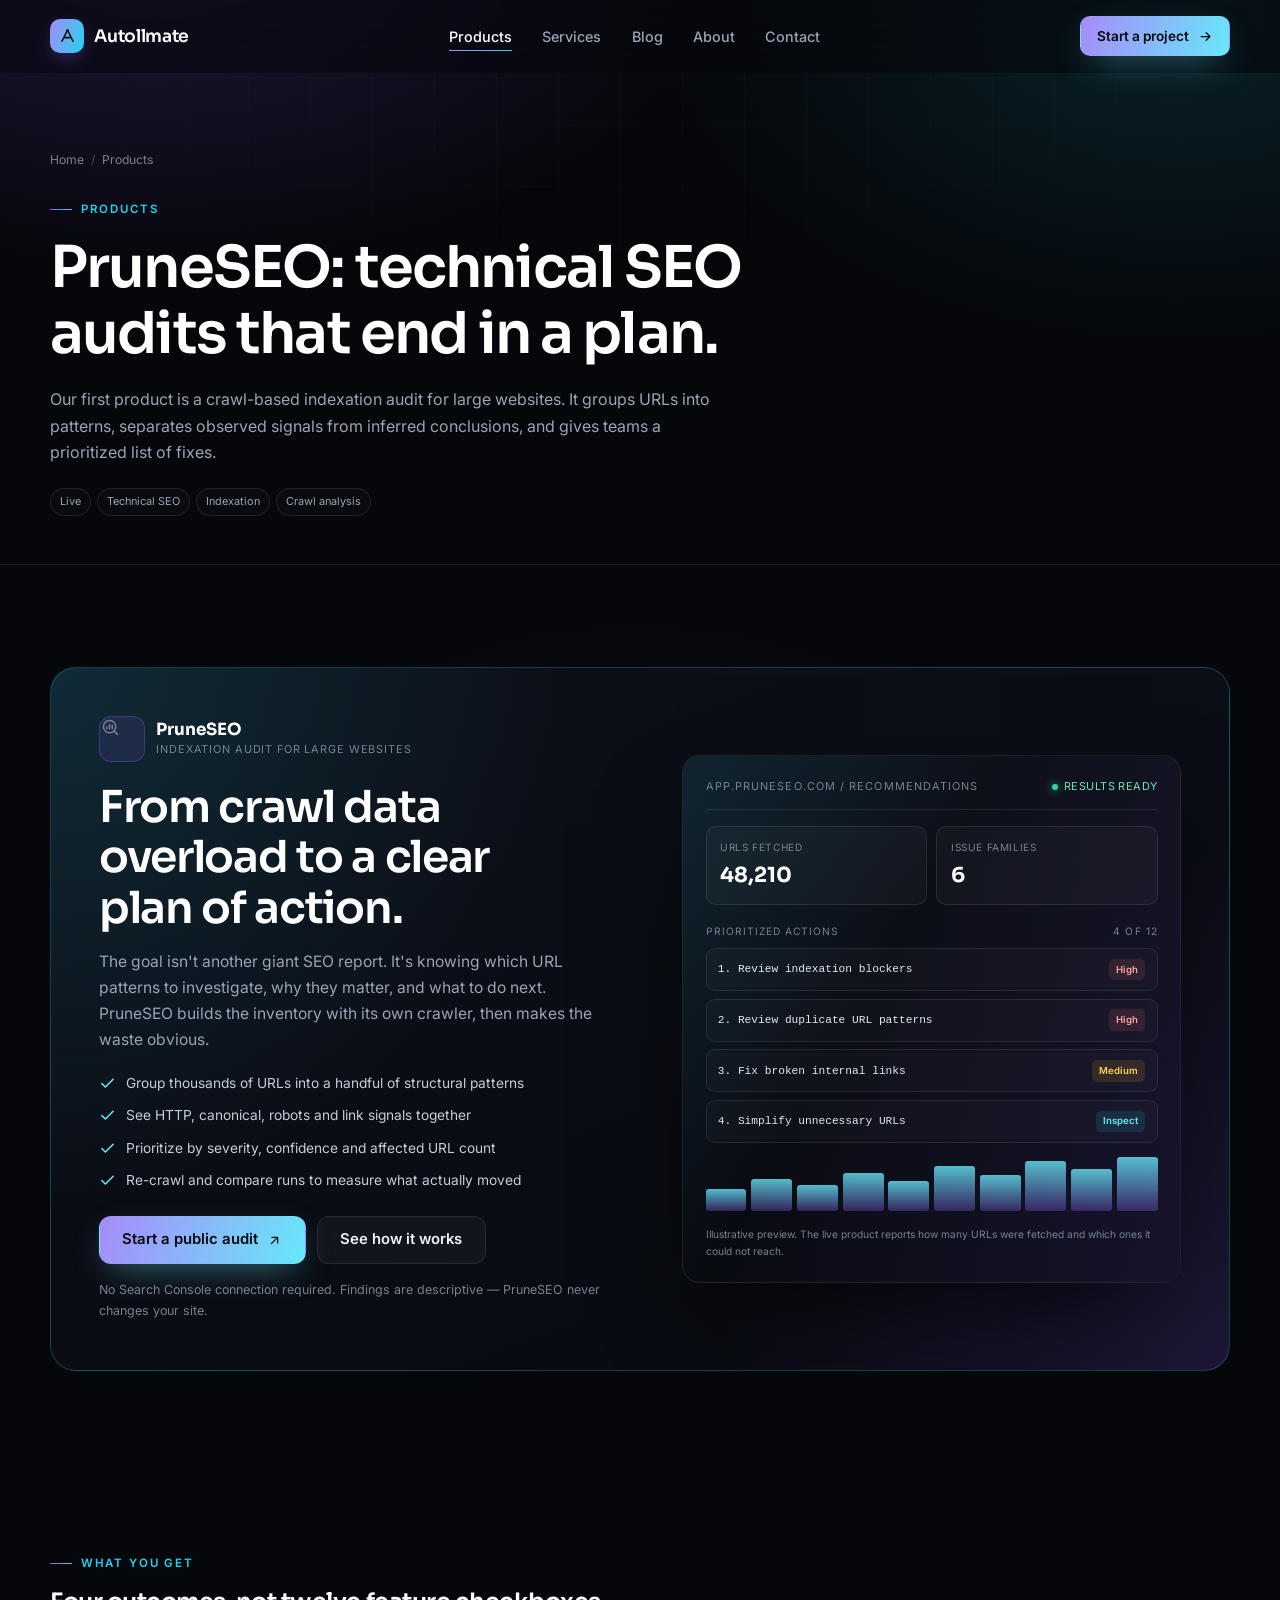
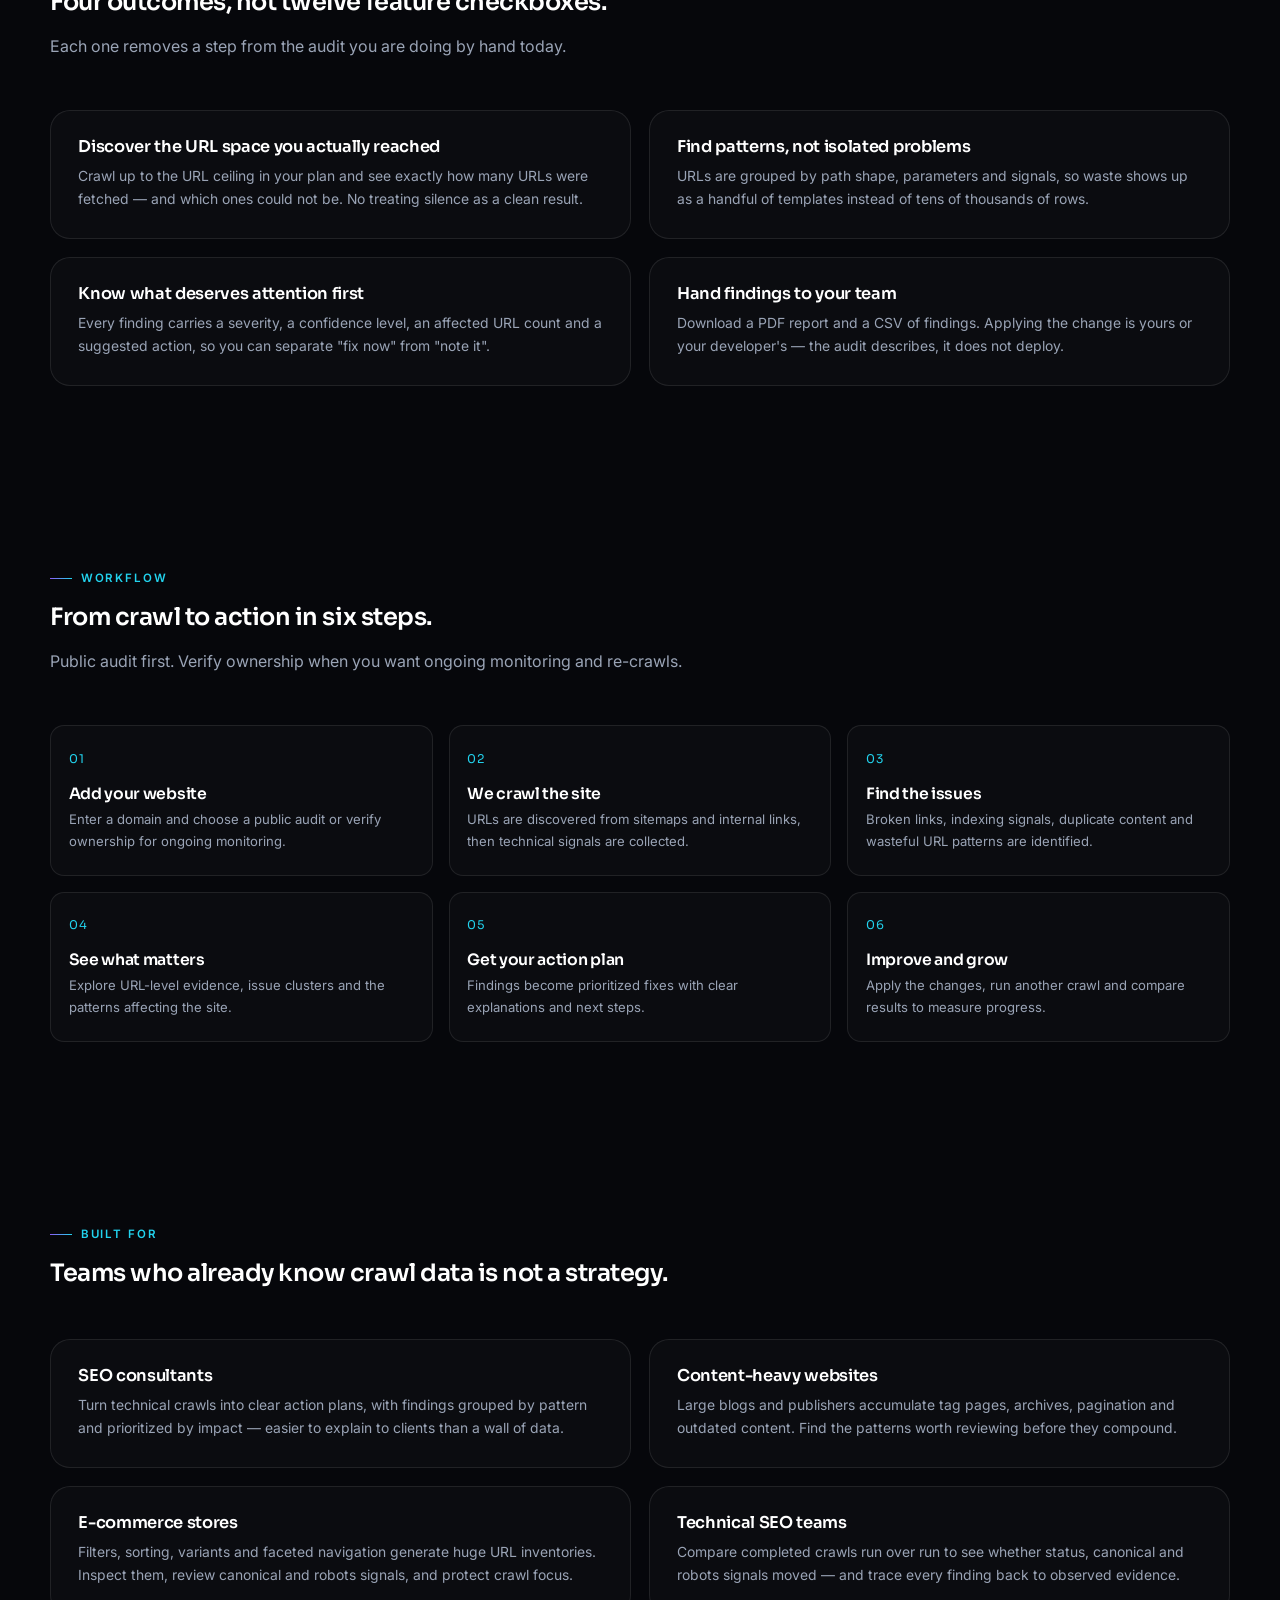
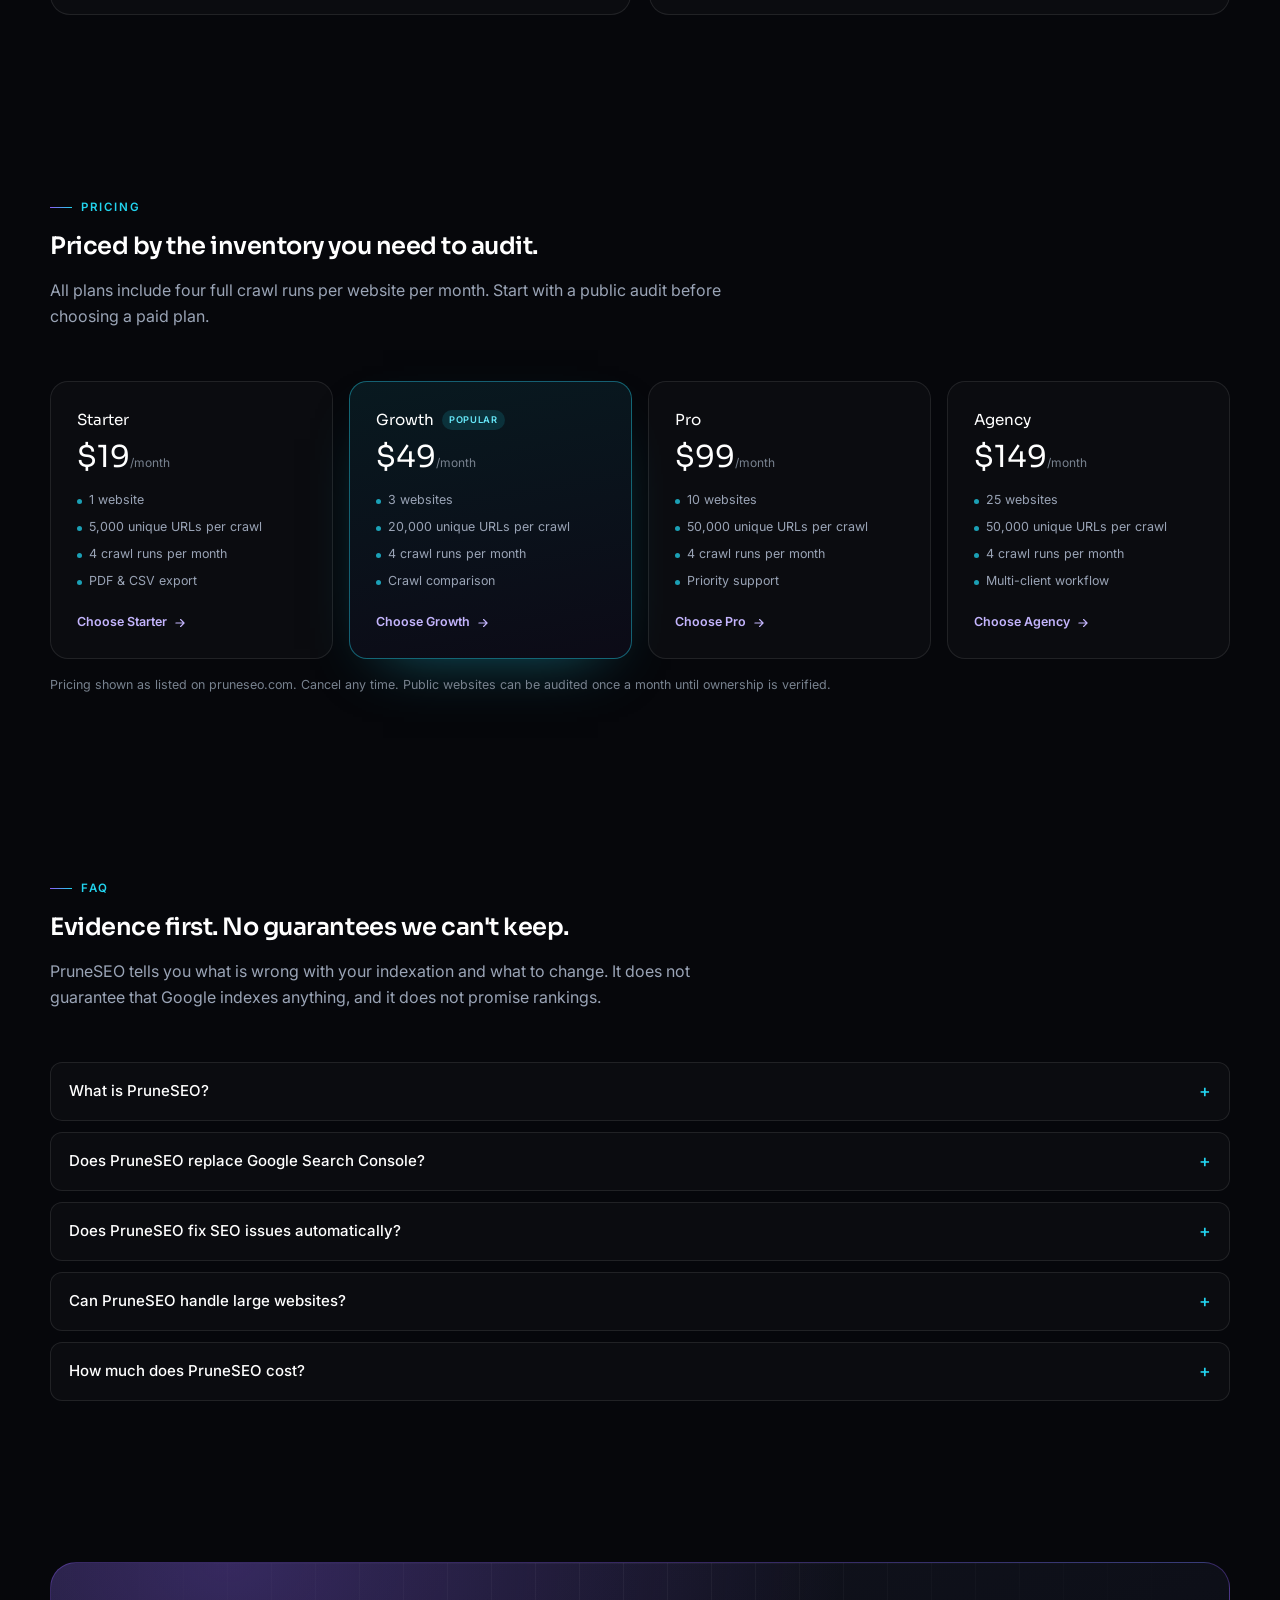
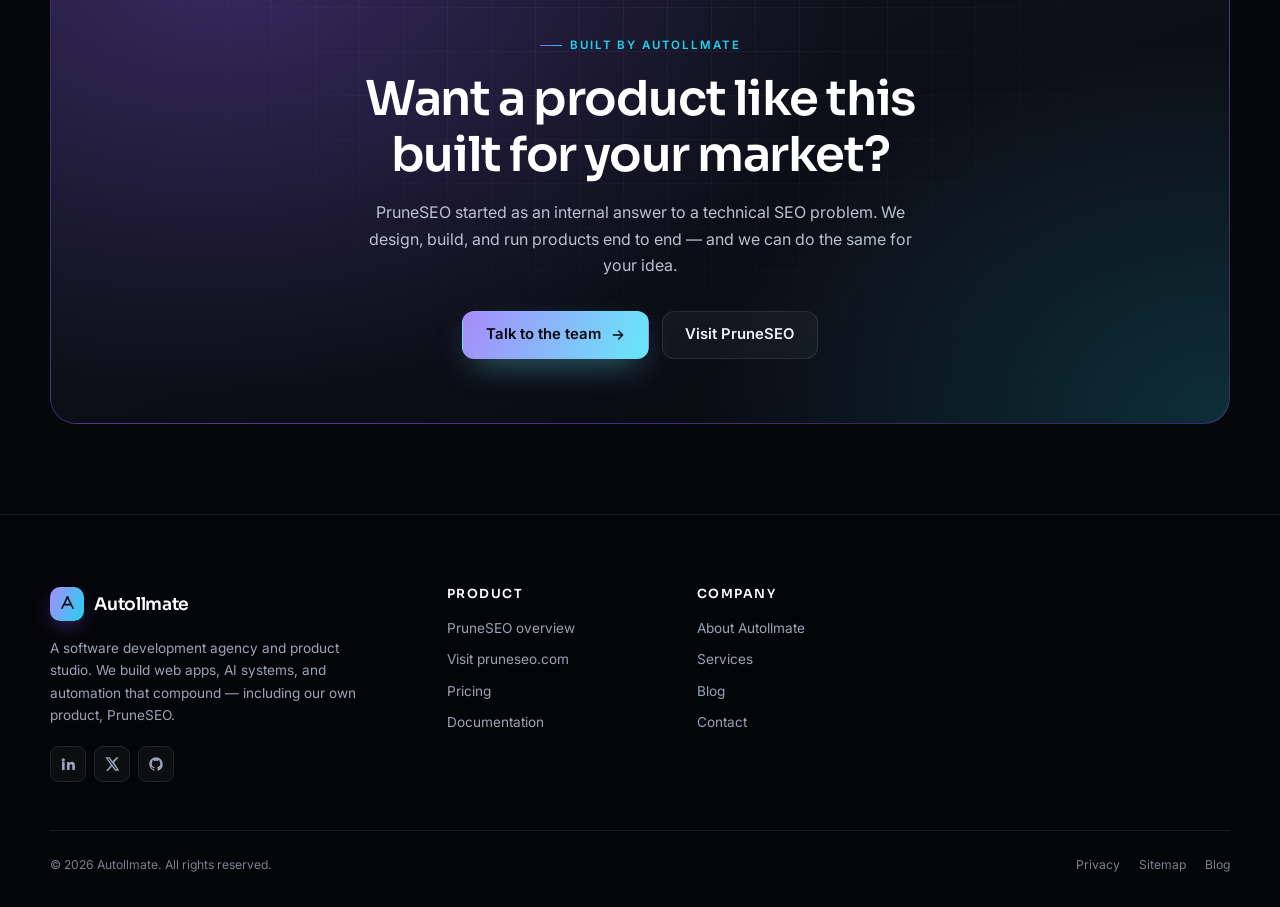
<file: products.html>
<!doctype html>
<html lang="en">
<head>
  <meta charset="utf-8">
  <meta name="viewport" content="width=device-width, initial-scale=1">
  <title>PruneSEO — Technical SEO Audit Platform | Autollmate</title>
  <meta name="description" content="PruneSEO crawls your site, groups URLs into patterns, and turns indexation issues and SEO waste into a prioritized plan. Plans from $19/month. Built by Autollmate.">
  <link rel="canonical" href="https://autollmate.com/products.html">
  <meta name="robots" content="index, follow, max-image-preview:large">
  <meta name="author" content="Autollmate">
  <meta name="theme-color" content="#06070b">

  <meta property="og:type" content="website">
  <meta property="og:site_name" content="Autollmate">
  <meta property="og:locale" content="en_US">
  <meta property="og:title" content="PruneSEO — Technical SEO Audit Platform | Autollmate">
  <meta property="og:description" content="A crawl-based indexation audit that turns thousands of URLs into a prioritized action plan. Built and run by Autollmate.">
  <meta property="og:url" content="https://autollmate.com/products.html">
  <meta property="og:image" content="https://autollmate.com/assets/img/og-cover.png">
  <meta property="og:image:width" content="1200">
  <meta property="og:image:height" content="630">
  <meta property="og:image:alt" content="PruneSEO by Autollmate — technical SEO audits with a plan.">
  <meta name="twitter:card" content="summary_large_image">
  <meta name="twitter:title" content="PruneSEO — Technical SEO Audit Platform">
  <meta name="twitter:description" content="Find the URLs Google isn't indexing. Fix the SEO waste. A product by Autollmate.">
  <meta name="twitter:image" content="https://autollmate.com/assets/img/og-cover.png">

  <link rel="icon" href="assets/img/favicon.svg" type="image/svg+xml">
  <link rel="apple-touch-icon" href="assets/img/apple-touch-icon.png">
  <link rel="manifest" href="site.webmanifest">
  <link rel="preconnect" href="https://fonts.googleapis.com">
  <link rel="preconnect" href="https://fonts.gstatic.com" crossorigin>
  <link href="https://fonts.googleapis.com/css2?family=Inter:wght@400;500;600&family=Sora:wght@500;600;700&display=swap" rel="stylesheet">
  <link rel="stylesheet" href="assets/css/styles.css">

  <script type="application/ld+json">
  {
    "@context": "https://schema.org",
    "@graph": [
      {
        "@type": "SoftwareApplication",
        "@id": "https://autollmate.com/products.html#pruneseo",
        "name": "PruneSEO",
        "url": "https://pruneseo.com/",
        "applicationCategory": "BusinessApplication",
        "applicationSubCategory": "SEO audit software",
        "operatingSystem": "Web",
        "description": "PruneSEO is a crawl-based technical SEO audit platform that discovers URL patterns, surfaces indexation issues and SEO waste, and prioritizes fixes with evidence.",
        "featureList": [
          "Crawl-first URL inventory",
          "URL pattern clustering",
          "Six finding families: http, metadata, canonical, robots, links and patterns",
          "Severity, confidence and affected URL counts",
          "PDF and CSV exports",
          "Crawl comparison over time"
        ],
        "publisher": { "@id": "https://autollmate.com/#organization" },
        "offers": [
          { "@type": "Offer", "name": "Starter", "price": "19", "priceCurrency": "USD" },
          { "@type": "Offer", "name": "Growth", "price": "49", "priceCurrency": "USD" },
          { "@type": "Offer", "name": "Pro", "price": "99", "priceCurrency": "USD" },
          { "@type": "Offer", "name": "Agency", "price": "149", "priceCurrency": "USD" }
        ]
      },
      {
        "@type": "BreadcrumbList",
        "itemListElement": [
          { "@type": "ListItem", "position": 1, "name": "Home", "item": "https://autollmate.com/" },
          { "@type": "ListItem", "position": 2, "name": "Products", "item": "https://autollmate.com/products.html" }
        ]
      },
      {
        "@type": "FAQPage",
        "mainEntity": [
          {
            "@type": "Question",
            "name": "What is PruneSEO?",
            "acceptedAnswer": { "@type": "Answer", "text": "PruneSEO is a crawl-based technical SEO audit platform for large websites. It builds a URL inventory from your sitemaps and internal links, groups URLs into patterns, and turns findings about indexation, canonicals, robots directives and broken links into a prioritized action plan." }
          },
          {
            "@type": "Question",
            "name": "Does PruneSEO replace Google Search Console?",
            "acceptedAnswer": { "@type": "Answer", "text": "No. PruneSEO is crawl-first and does not require a Search Console connection. It complements Search Console by showing what a crawler can actually reach and by grouping URL-level signals into patterns, rather than relying only on what Google has already indexed." }
          },
          {
            "@type": "Question",
            "name": "Does PruneSEO fix SEO issues automatically?",
            "acceptedAnswer": { "@type": "Answer", "text": "No. PruneSEO describes findings and recommends next steps with supporting evidence. Applying a change is left to you or your developer. It never deploys changes to your website." }
          },
          {
            "@type": "Question",
            "name": "Can PruneSEO handle large websites?",
            "acceptedAnswer": { "@type": "Answer", "text": "Yes. Plans support up to 50,000 unique URLs per full crawl, 25 websites on the Agency plan, and four crawl runs per website per month. Pattern analysis is designed for large inventories." }
          },
          {
            "@type": "Question",
            "name": "How much does PruneSEO cost?",
            "acceptedAnswer": { "@type": "Answer", "text": "Paid plans start at $19 per month for one website and 5,000 URLs per crawl, up to $149 per month for agencies managing 25 websites and 50,000 URLs per crawl. You can start with a public audit before choosing a plan." }
          }
        ]
      }
    ]
  }
  </script>
</head>
<body>
  <a class="skip-link" href="#main">Skip to content</a>

  <header class="site-header">
    <div class="container">
      <nav class="nav" aria-label="Primary">
        <a class="brand" href="index.html" aria-label="Autollmate home">
          <span class="brand-mark" aria-hidden="true">
            <svg viewBox="0 0 24 24" fill="none" stroke="currentColor" stroke-width="2" stroke-linecap="round" stroke-linejoin="round"><path d="M5 18 12 4l7 14"/><path d="M8.4 13.4h7.2"/><circle cx="12" cy="4.4" r="1.6" fill="currentColor" stroke="none"/></svg>
          </span>
          <span>Autollmate</span>
        </a>
        <ul class="nav-links" id="primary-nav">
          <li><a href="products.html" aria-current="page">Products</a></li>
          <li><a href="index.html#services">Services</a></li>
          <li><a href="blog.html">Blog</a></li>
          <li><a href="about.html">About</a></li>
          <li><a href="contact.html">Contact</a></li>
          <li class="nav-mobile-cta"><a class="btn btn--primary btn--sm" href="contact.html">Start a project</a></li>
        </ul>
        <a class="btn btn--primary btn--sm nav-cta" href="contact.html">Start a project
          <svg width="15" height="15" viewBox="0 0 24 24" fill="none" stroke="currentColor" stroke-width="2" stroke-linecap="round" stroke-linejoin="round" aria-hidden="true"><path d="M5 12h14M13 6l6 6-6 6"/></svg>
        </a>
        <button class="nav-toggle" type="button" aria-expanded="false" aria-controls="primary-nav" aria-label="Toggle navigation">
          <span></span><span></span><span></span>
        </button>
      </nav>
    </div>
  </header>

  <main id="main">
    <section class="page-hero">
      <div class="container">
        <ol class="breadcrumbs">
          <li><a href="index.html">Home</a></li>
          <li>Products</li>
        </ol>
        <span class="eyebrow">Products</span>
        <h1>PruneSEO: technical SEO audits that end in a plan.</h1>
        <p class="lead">Our first product is a crawl-based indexation audit for large websites. It groups URLs into patterns, separates observed signals from inferred conclusions, and gives teams a prioritized list of fixes.</p>
        <div class="tags" style="margin-top:1.4rem">
          <span class="tag">Live</span>
          <span class="tag">Technical SEO</span>
          <span class="tag">Indexation</span>
          <span class="tag">Crawl analysis</span>
        </div>
      </div>
    </section>

    <section class="section">
      <div class="container">
        <div class="featured-product" data-reveal>
          <div>
            <div class="product-logo">
              <span class="product-icon" aria-hidden="true">
                <svg viewBox="0 0 24 24" fill="none" stroke="currentColor" stroke-width="1.7" stroke-linecap="round" stroke-linejoin="round"><circle cx="11" cy="11" r="7"/><path d="m20 20-3.6-3.6"/><path d="M8 13.5v-2.5M11 13.5V8.5M14 13.5v-4"/></svg>
              </span>
              <div><strong>PruneSEO</strong><span>Indexation audit for large websites</span></div>
            </div>
            <h2>From crawl data overload to a clear plan of action.</h2>
            <p class="lead">The goal isn't another giant SEO report. It's knowing which URL patterns to investigate, why they matter, and what to do next. PruneSEO builds the inventory with its own crawler, then makes the waste obvious.</p>
            <ul class="feature-list">
              <li><svg viewBox="0 0 24 24" fill="none" stroke="currentColor" stroke-width="2.2" stroke-linecap="round" stroke-linejoin="round" aria-hidden="true"><path d="M20 6 9 17l-5-5"/></svg>Group thousands of URLs into a handful of structural patterns</li>
              <li><svg viewBox="0 0 24 24" fill="none" stroke="currentColor" stroke-width="2.2" stroke-linecap="round" stroke-linejoin="round" aria-hidden="true"><path d="M20 6 9 17l-5-5"/></svg>See HTTP, canonical, robots and link signals together</li>
              <li><svg viewBox="0 0 24 24" fill="none" stroke="currentColor" stroke-width="2.2" stroke-linecap="round" stroke-linejoin="round" aria-hidden="true"><path d="M20 6 9 17l-5-5"/></svg>Prioritize by severity, confidence and affected URL count</li>
              <li><svg viewBox="0 0 24 24" fill="none" stroke="currentColor" stroke-width="2.2" stroke-linecap="round" stroke-linejoin="round" aria-hidden="true"><path d="M20 6 9 17l-5-5"/></svg>Re-crawl and compare runs to measure what actually moved</li>
            </ul>
            <div class="product-actions">
              <a class="btn btn--primary" href="https://pruneseo.com" target="_blank" rel="noopener noreferrer">Start a public audit
                <svg width="15" height="15" viewBox="0 0 24 24" fill="none" stroke="currentColor" stroke-width="2" stroke-linecap="round" stroke-linejoin="round" aria-hidden="true"><path d="M7 17 17 7M8 7h9v9"/></svg>
              </a>
              <a class="btn btn--ghost" href="https://pruneseo.com/#how-it-works" target="_blank" rel="noopener noreferrer">See how it works</a>
            </div>
            <p class="note" style="margin-top:1rem">No Search Console connection required. Findings are descriptive — PruneSEO never changes your site.</p>
          </div>
          <div class="preview-panel" aria-hidden="true">
            <div class="preview-head">
              <span>app.pruneseo.com / recommendations</span>
              <span class="live-dot">Results ready</span>
            </div>
            <div class="preview-kpis">
              <div><span>URLs fetched</span><strong>48,210</strong></div>
              <div><span>Issue families</span><strong>6</strong></div>
            </div>
            <div class="preview-label"><span>Prioritized actions</span><span>4 of 12</span></div>
            <div class="preview-list">
              <div class="preview-item"><code>1. Review indexation blockers</code><span class="badge badge--high">High</span></div>
              <div class="preview-item"><code>2. Review duplicate URL patterns</code><span class="badge badge--high">High</span></div>
              <div class="preview-item"><code>3. Fix broken internal links</code><span class="badge badge--med">Medium</span></div>
              <div class="preview-item"><code>4. Simplify unnecessary URLs</code><span class="badge badge--low">Inspect</span></div>
            </div>
            <div class="preview-bars">
              <i style="--h:42%"></i><i style="--h:61%"></i><i style="--h:49%"></i><i style="--h:72%"></i><i style="--h:56%"></i><i style="--h:84%"></i><i style="--h:67%"></i><i style="--h:93%"></i><i style="--h:78%"></i><i style="--h:100%"></i>
            </div>
            <p class="preview-note">Illustrative preview. The live product reports how many URLs were fetched and which ones it could not reach.</p>
          </div>
        </div>
      </div>
    </section>

    <section class="section section--tight">
      <div class="container">
        <div class="section-head" data-reveal>
          <span class="eyebrow">What you get</span>
          <h2>Four outcomes, not twelve feature checkboxes.</h2>
          <p>Each one removes a step from the audit you are doing by hand today.</p>
        </div>
        <div class="value-grid" data-stagger>
          <article class="value-card" data-reveal>
            <h3>Discover the URL space you actually reached</h3>
            <p>Crawl up to the URL ceiling in your plan and see exactly how many URLs were fetched — and which ones could not be. No treating silence as a clean result.</p>
          </article>
          <article class="value-card" data-reveal>
            <h3>Find patterns, not isolated problems</h3>
            <p>URLs are grouped by path shape, parameters and signals, so waste shows up as a handful of templates instead of tens of thousands of rows.</p>
          </article>
          <article class="value-card" data-reveal>
            <h3>Know what deserves attention first</h3>
            <p>Every finding carries a severity, a confidence level, an affected URL count and a suggested action, so you can separate "fix now" from "note it".</p>
          </article>
          <article class="value-card" data-reveal>
            <h3>Hand findings to your team</h3>
            <p>Download a PDF report and a CSV of findings. Applying the change is yours or your developer's — the audit describes, it does not deploy.</p>
          </article>
        </div>
      </div>
    </section>

    <section class="section">
      <div class="container">
        <div class="section-head" data-reveal>
          <span class="eyebrow">Workflow</span>
          <h2>From crawl to action in six steps.</h2>
          <p>Public audit first. Verify ownership when you want ongoing monitoring and re-crawls.</p>
        </div>
        <div class="process process--six" data-stagger>
          <div class="step" data-reveal><h3>Add your website</h3><p>Enter a domain and choose a public audit or verify ownership for ongoing monitoring.</p></div>
          <div class="step" data-reveal><h3>We crawl the site</h3><p>URLs are discovered from sitemaps and internal links, then technical signals are collected.</p></div>
          <div class="step" data-reveal><h3>Find the issues</h3><p>Broken links, indexing signals, duplicate content and wasteful URL patterns are identified.</p></div>
          <div class="step" data-reveal><h3>See what matters</h3><p>Explore URL-level evidence, issue clusters and the patterns affecting the site.</p></div>
          <div class="step" data-reveal><h3>Get your action plan</h3><p>Findings become prioritized fixes with clear explanations and next steps.</p></div>
          <div class="step" data-reveal><h3>Improve and grow</h3><p>Apply the changes, run another crawl and compare results to measure progress.</p></div>
        </div>
      </div>
    </section>

    <section class="section section--tight">
      <div class="container">
        <div class="section-head" data-reveal>
          <span class="eyebrow">Built for</span>
          <h2>Teams who already know crawl data is not a strategy.</h2>
        </div>
        <div class="value-grid" data-stagger>
          <article class="value-card" data-reveal>
            <h3>SEO consultants</h3>
            <p>Turn technical crawls into clear action plans, with findings grouped by pattern and prioritized by impact — easier to explain to clients than a wall of data.</p>
          </article>
          <article class="value-card" data-reveal>
            <h3>Content-heavy websites</h3>
            <p>Large blogs and publishers accumulate tag pages, archives, pagination and outdated content. Find the patterns worth reviewing before they compound.</p>
          </article>
          <article class="value-card" data-reveal>
            <h3>E-commerce stores</h3>
            <p>Filters, sorting, variants and faceted navigation generate huge URL inventories. Inspect them, review canonical and robots signals, and protect crawl focus.</p>
          </article>
          <article class="value-card" data-reveal>
            <h3>Technical SEO teams</h3>
            <p>Compare completed crawls run over run to see whether status, canonical and robots signals moved — and trace every finding back to observed evidence.</p>
          </article>
        </div>
      </div>
    </section>

    <section class="section" id="pricing">
      <div class="container">
        <div class="section-head" data-reveal>
          <span class="eyebrow">Pricing</span>
          <h2>Priced by the inventory you need to audit.</h2>
          <p>All plans include four full crawl runs per website per month. Start with a public audit before choosing a paid plan.</p>
        </div>
        <div class="price-grid" data-stagger>
          <div class="price-card" data-reveal>
            <div class="plan">Starter</div>
            <div class="amount">$19<span>/month</span></div>
            <ul>
              <li>1 website</li>
              <li>5,000 unique URLs per crawl</li>
              <li>4 crawl runs per month</li>
              <li>PDF &amp; CSV export</li>
            </ul>
            <a class="link-arrow" href="https://pruneseo.com/#pricing" target="_blank" rel="noopener noreferrer">Choose Starter
              <svg width="14" height="14" viewBox="0 0 24 24" fill="none" stroke="currentColor" stroke-width="2" stroke-linecap="round" stroke-linejoin="round" aria-hidden="true"><path d="M5 12h14M13 6l6 6-6 6"/></svg>
            </a>
          </div>
          <div class="price-card price-card--featured" data-reveal>
            <div class="plan">Growth <em>Popular</em></div>
            <div class="amount">$49<span>/month</span></div>
            <ul>
              <li>3 websites</li>
              <li>20,000 unique URLs per crawl</li>
              <li>4 crawl runs per month</li>
              <li>Crawl comparison</li>
            </ul>
            <a class="link-arrow" href="https://pruneseo.com/#pricing" target="_blank" rel="noopener noreferrer">Choose Growth
              <svg width="14" height="14" viewBox="0 0 24 24" fill="none" stroke="currentColor" stroke-width="2" stroke-linecap="round" stroke-linejoin="round" aria-hidden="true"><path d="M5 12h14M13 6l6 6-6 6"/></svg>
            </a>
          </div>
          <div class="price-card" data-reveal>
            <div class="plan">Pro</div>
            <div class="amount">$99<span>/month</span></div>
            <ul>
              <li>10 websites</li>
              <li>50,000 unique URLs per crawl</li>
              <li>4 crawl runs per month</li>
              <li>Priority support</li>
            </ul>
            <a class="link-arrow" href="https://pruneseo.com/#pricing" target="_blank" rel="noopener noreferrer">Choose Pro
              <svg width="14" height="14" viewBox="0 0 24 24" fill="none" stroke="currentColor" stroke-width="2" stroke-linecap="round" stroke-linejoin="round" aria-hidden="true"><path d="M5 12h14M13 6l6 6-6 6"/></svg>
            </a>
          </div>
          <div class="price-card" data-reveal>
            <div class="plan">Agency</div>
            <div class="amount">$149<span>/month</span></div>
            <ul>
              <li>25 websites</li>
              <li>50,000 unique URLs per crawl</li>
              <li>4 crawl runs per month</li>
              <li>Multi-client workflow</li>
            </ul>
            <a class="link-arrow" href="https://pruneseo.com/#pricing" target="_blank" rel="noopener noreferrer">Choose Agency
              <svg width="14" height="14" viewBox="0 0 24 24" fill="none" stroke="currentColor" stroke-width="2" stroke-linecap="round" stroke-linejoin="round" aria-hidden="true"><path d="M5 12h14M13 6l6 6-6 6"/></svg>
            </a>
          </div>
        </div>
        <p class="note" style="margin-top:1rem">Pricing shown as listed on pruneseo.com. Cancel any time. Public websites can be audited once a month until ownership is verified.</p>
      </div>
    </section>

    <section class="section section--tight">
      <div class="container">
        <div class="section-head" data-reveal>
          <span class="eyebrow">FAQ</span>
          <h2>Evidence first. No guarantees we can't keep.</h2>
          <p>PruneSEO tells you what is wrong with your indexation and what to change. It does not guarantee that Google indexes anything, and it does not promise rankings.</p>
        </div>
        <div class="faq" data-reveal>
          <details class="faq-item">
            <summary>What is PruneSEO?</summary>
            <p>PruneSEO is a crawl-based technical SEO audit platform for large websites. It builds a URL inventory from sitemaps and internal links, groups URLs into patterns, and turns findings about indexation, canonicals, robots directives and broken links into a prioritized action plan.</p>
          </details>
          <details class="faq-item">
            <summary>Does PruneSEO replace Google Search Console?</summary>
            <p>No. PruneSEO is crawl-first and does not require a Search Console connection. It complements Search Console by showing what a crawler can actually reach and by grouping URL-level signals into patterns, rather than relying only on what Google has already indexed.</p>
          </details>
          <details class="faq-item">
            <summary>Does PruneSEO fix SEO issues automatically?</summary>
            <p>No. PruneSEO describes findings and recommends next steps with supporting evidence. Applying a change is left to you or your developer. It never deploys changes to your website.</p>
          </details>
          <details class="faq-item">
            <summary>Can PruneSEO handle large websites?</summary>
            <p>Yes. Plans support up to 50,000 unique URLs per full crawl, 25 websites on the Agency plan, and four crawl runs per website per month. Pattern analysis is designed for large inventories.</p>
          </details>
          <details class="faq-item">
            <summary>How much does PruneSEO cost?</summary>
            <p>Paid plans start at $19 per month for one website and 5,000 URLs per crawl, up to $149 per month for agencies managing 25 websites and 50,000 URLs per crawl. You can start with a public audit before choosing a plan.</p>
          </details>
        </div>
      </div>
    </section>

    <section class="cta-band">
      <div class="container">
        <div class="cta-card" data-reveal>
          <span class="eyebrow" style="justify-content:center">Built by Autollmate</span>
          <h2>Want a product like this built for your market?</h2>
          <p>PruneSEO started as an internal answer to a technical SEO problem. We design, build, and run products end to end — and we can do the same for your idea.</p>
          <div class="cta-actions">
            <a class="btn btn--primary" href="contact.html">Talk to the team
              <svg width="16" height="16" viewBox="0 0 24 24" fill="none" stroke="currentColor" stroke-width="2" stroke-linecap="round" stroke-linejoin="round" aria-hidden="true"><path d="M5 12h14M13 6l6 6-6 6"/></svg>
            </a>
            <a class="btn btn--ghost" href="https://pruneseo.com" target="_blank" rel="noopener noreferrer">Visit PruneSEO</a>
          </div>
        </div>
      </div>
    </section>
  </main>

  <footer class="site-footer">
    <div class="container">
      <div class="footer-grid">
        <div class="footer-brand">
          <a class="brand" href="index.html" aria-label="Autollmate home">
            <span class="brand-mark" aria-hidden="true">
              <svg viewBox="0 0 24 24" fill="none" stroke="currentColor" stroke-width="2" stroke-linecap="round" stroke-linejoin="round"><path d="M5 18 12 4l7 14"/><path d="M8.4 13.4h7.2"/><circle cx="12" cy="4.4" r="1.6" fill="currentColor" stroke="none"/></svg>
            </span>
            <span>Autollmate</span>
          </a>
          <p>A software development agency and product studio. We build web apps, AI systems, and automation that compound — including our own product, PruneSEO.</p>
          <div class="socials">
            <a href="https://www.linkedin.com/company/autollmate" target="_blank" rel="noopener noreferrer" aria-label="Autollmate on LinkedIn">
              <svg viewBox="0 0 24 24" fill="currentColor" aria-hidden="true"><path d="M4.98 3.5a2.5 2.5 0 1 1 0 5 2.5 2.5 0 0 1 0-5ZM3 9h4v12H3V9Zm7 0h3.8v1.7h.05c.53-1 1.83-2.05 3.77-2.05 4.03 0 4.78 2.65 4.78 6.1V21h-4v-5.5c0-1.3-.02-3-1.83-3-1.83 0-2.1 1.43-2.1 2.9V21h-4V9Z"/></svg>
            </a>
            <a href="https://x.com/autollmate" target="_blank" rel="noopener noreferrer" aria-label="Autollmate on X">
              <svg viewBox="0 0 24 24" fill="currentColor" aria-hidden="true"><path d="M18.9 2H22l-6.8 7.8L23 22h-6.3l-4.9-6.4L6.2 22H3l7.3-8.3L2 2h6.4l4.4 5.8L18.9 2Zm-1.1 18h1.7L7.1 3.9H5.3L17.8 20Z"/></svg>
            </a>
            <a href="https://github.com/autollmate" target="_blank" rel="noopener noreferrer" aria-label="Autollmate on GitHub">
              <svg viewBox="0 0 24 24" fill="currentColor" aria-hidden="true"><path d="M12 2C6.48 2 2 6.58 2 12.26c0 4.53 2.87 8.37 6.84 9.73.5.09.68-.22.68-.49 0-.24-.01-.88-.01-1.73-2.78.62-3.37-1.37-3.37-1.37-.45-1.18-1.11-1.5-1.11-1.5-.91-.63.07-.62.07-.62 1 .07 1.53 1.05 1.53 1.05.89 1.56 2.34 1.11 2.91.85.09-.66.35-1.11.63-1.37-2.22-.26-4.56-1.14-4.56-5.07 0-1.12.39-2.03 1.03-2.75-.1-.26-.45-1.3.1-2.71 0 0 .84-.28 2.75 1.05a9.36 9.36 0 0 1 5 0c1.91-1.33 2.75-1.05 2.75-1.05.55 1.41.2 2.45.1 2.71.64.72 1.03 1.63 1.03 2.75 0 3.94-2.34 4.81-4.57 5.06.36.32.68.94.68 1.9 0 1.37-.01 2.47-.01 2.81 0 .27.18.58.69.48A10.02 10.02 0 0 0 22 12.26C22 6.58 17.52 2 12 2Z"/></svg>
            </a>
          </div>
        </div>
        <div>
          <h2 class="footer-heading">Product</h2>
          <ul class="footer-links">
            <li><a href="products.html">PruneSEO overview</a></li>
            <li><a href="https://pruneseo.com" target="_blank" rel="noopener noreferrer">Visit pruneseo.com</a></li>
            <li><a href="https://pruneseo.com/#pricing" target="_blank" rel="noopener noreferrer">Pricing</a></li>
            <li><a href="https://docs.pruneseo.com" target="_blank" rel="noopener noreferrer">Documentation</a></li>
          </ul>
        </div>
        <div>
          <h2 class="footer-heading">Company</h2>
          <ul class="footer-links">
            <li><a href="about.html">About Autollmate</a></li>
            <li><a href="index.html#services">Services</a></li>
            <li><a href="blog.html">Blog</a></li>
            <li><a href="contact.html">Contact</a></li>
          </ul>
        </div>
        <!-- <div class="newsletter">
          <h2 class="footer-heading">The Automation Brief</h2>
          <p>One useful idea on product engineering, technical SEO, or automation. Twice a month.</p>
          <form data-mock-submit data-success="You're on the list. Look out for the next brief.">
            <div class="input-row">
              <label class="sr-only" for="newsletter-email">Email address</label>
              <input id="newsletter-email" type="email" name="email" placeholder="you@company.com" autocomplete="email" required>
              <button class="btn btn--primary btn--sm" type="submit">Join</button>
            </div>
            <div class="form-status" hidden></div>
          </form>
          <small>No spam. Unsubscribe anytime.</small>
        </div> -->
      </div>
      <div class="footer-bottom">
        <p>&copy; <span data-year>2026</span> Autollmate. All rights reserved.</p>
        <ul>
          <li><a href="privacy-policy.html">Privacy</a></li>
          <li><a href="sitemap.xml">Sitemap</a></li>
          <li><a href="blog.html">Blog</a></li>
        </ul>
      </div>
    </div>
  </footer>

  <script src="assets/js/main.js" defer></script>
</body>
</html>
</file>
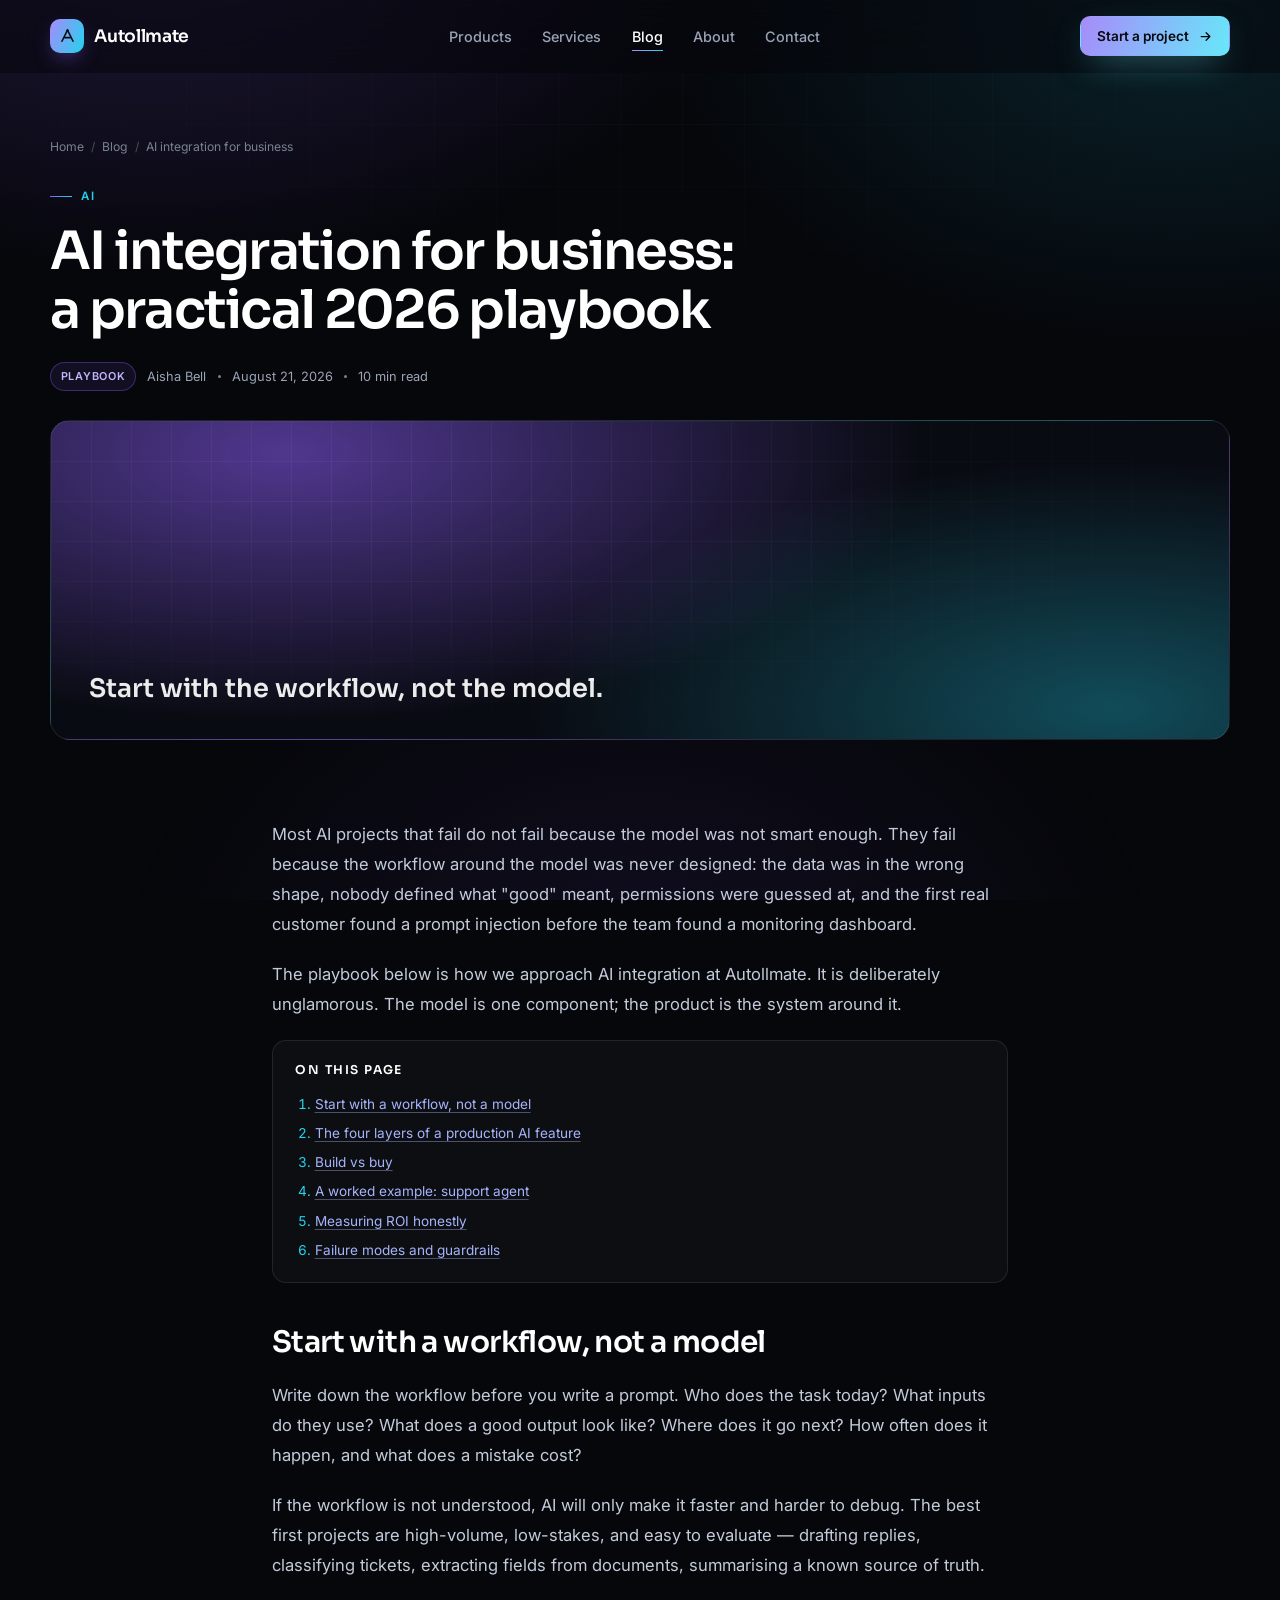
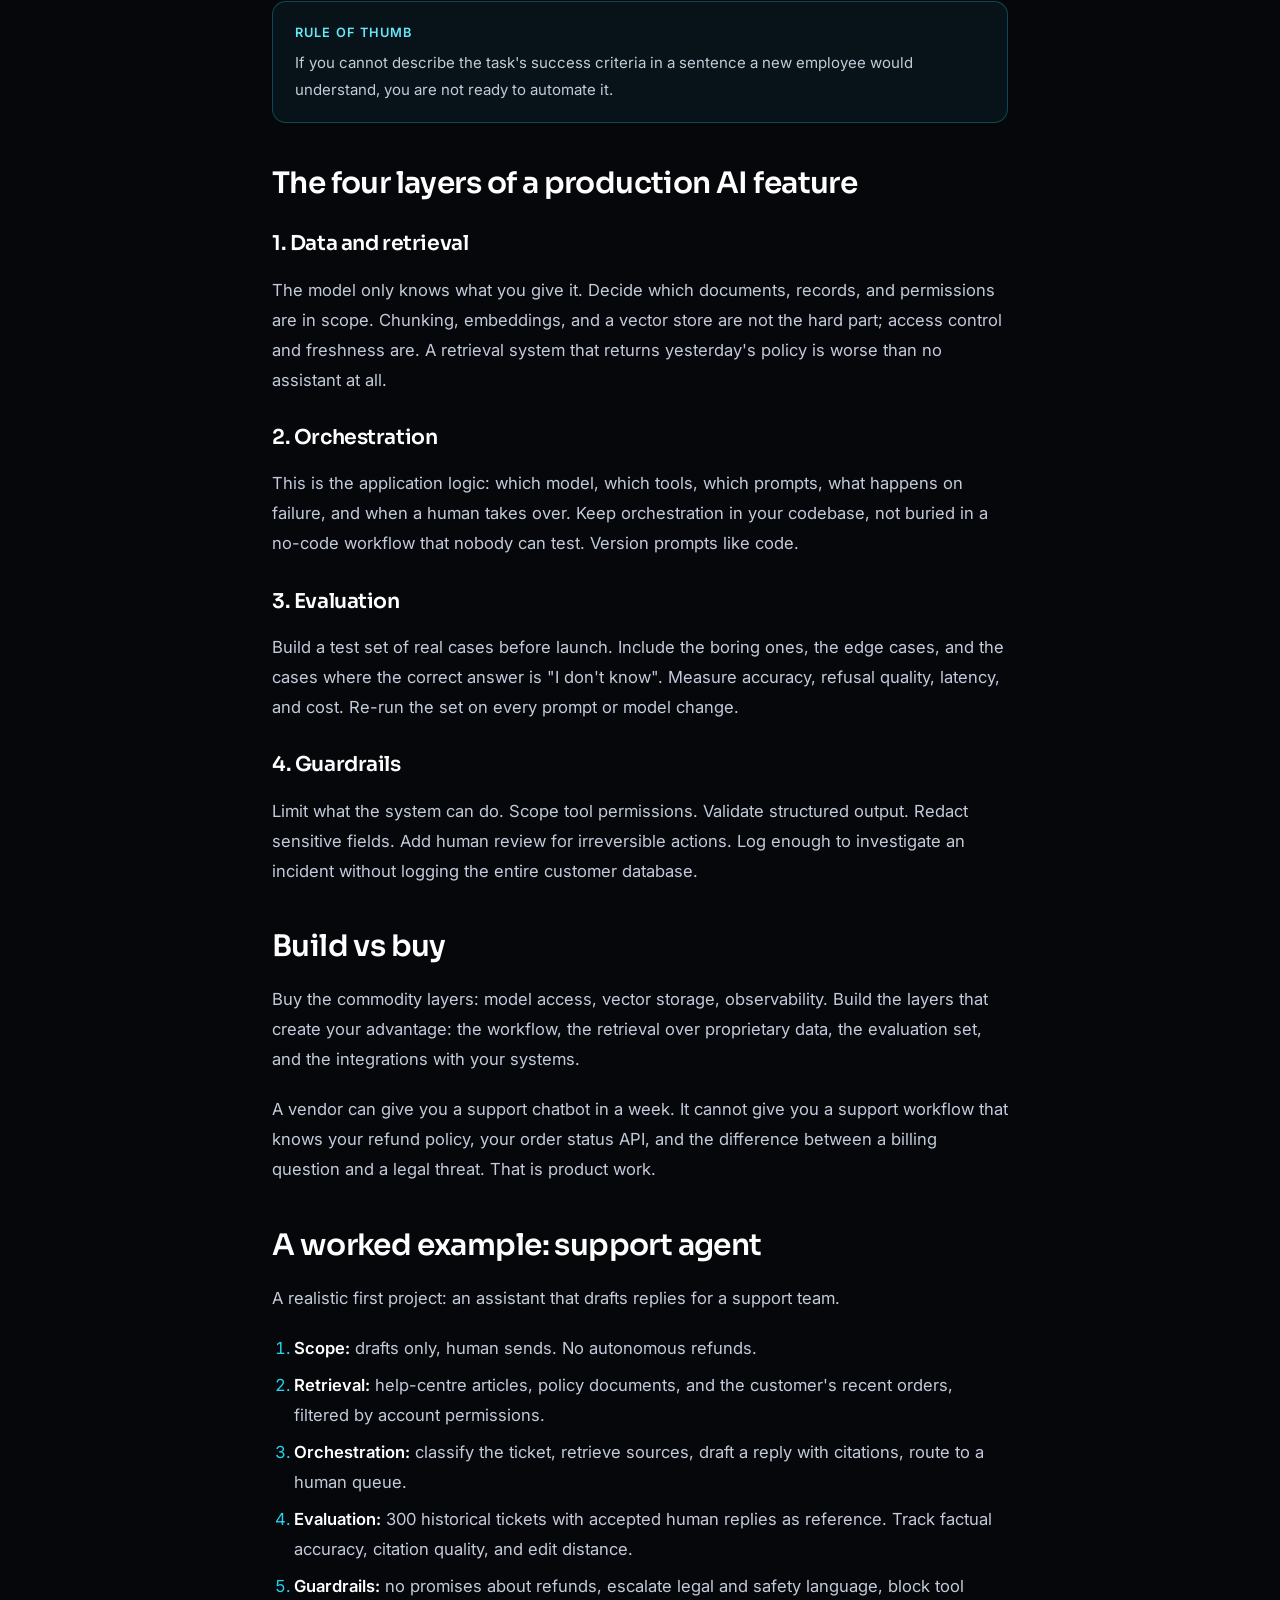
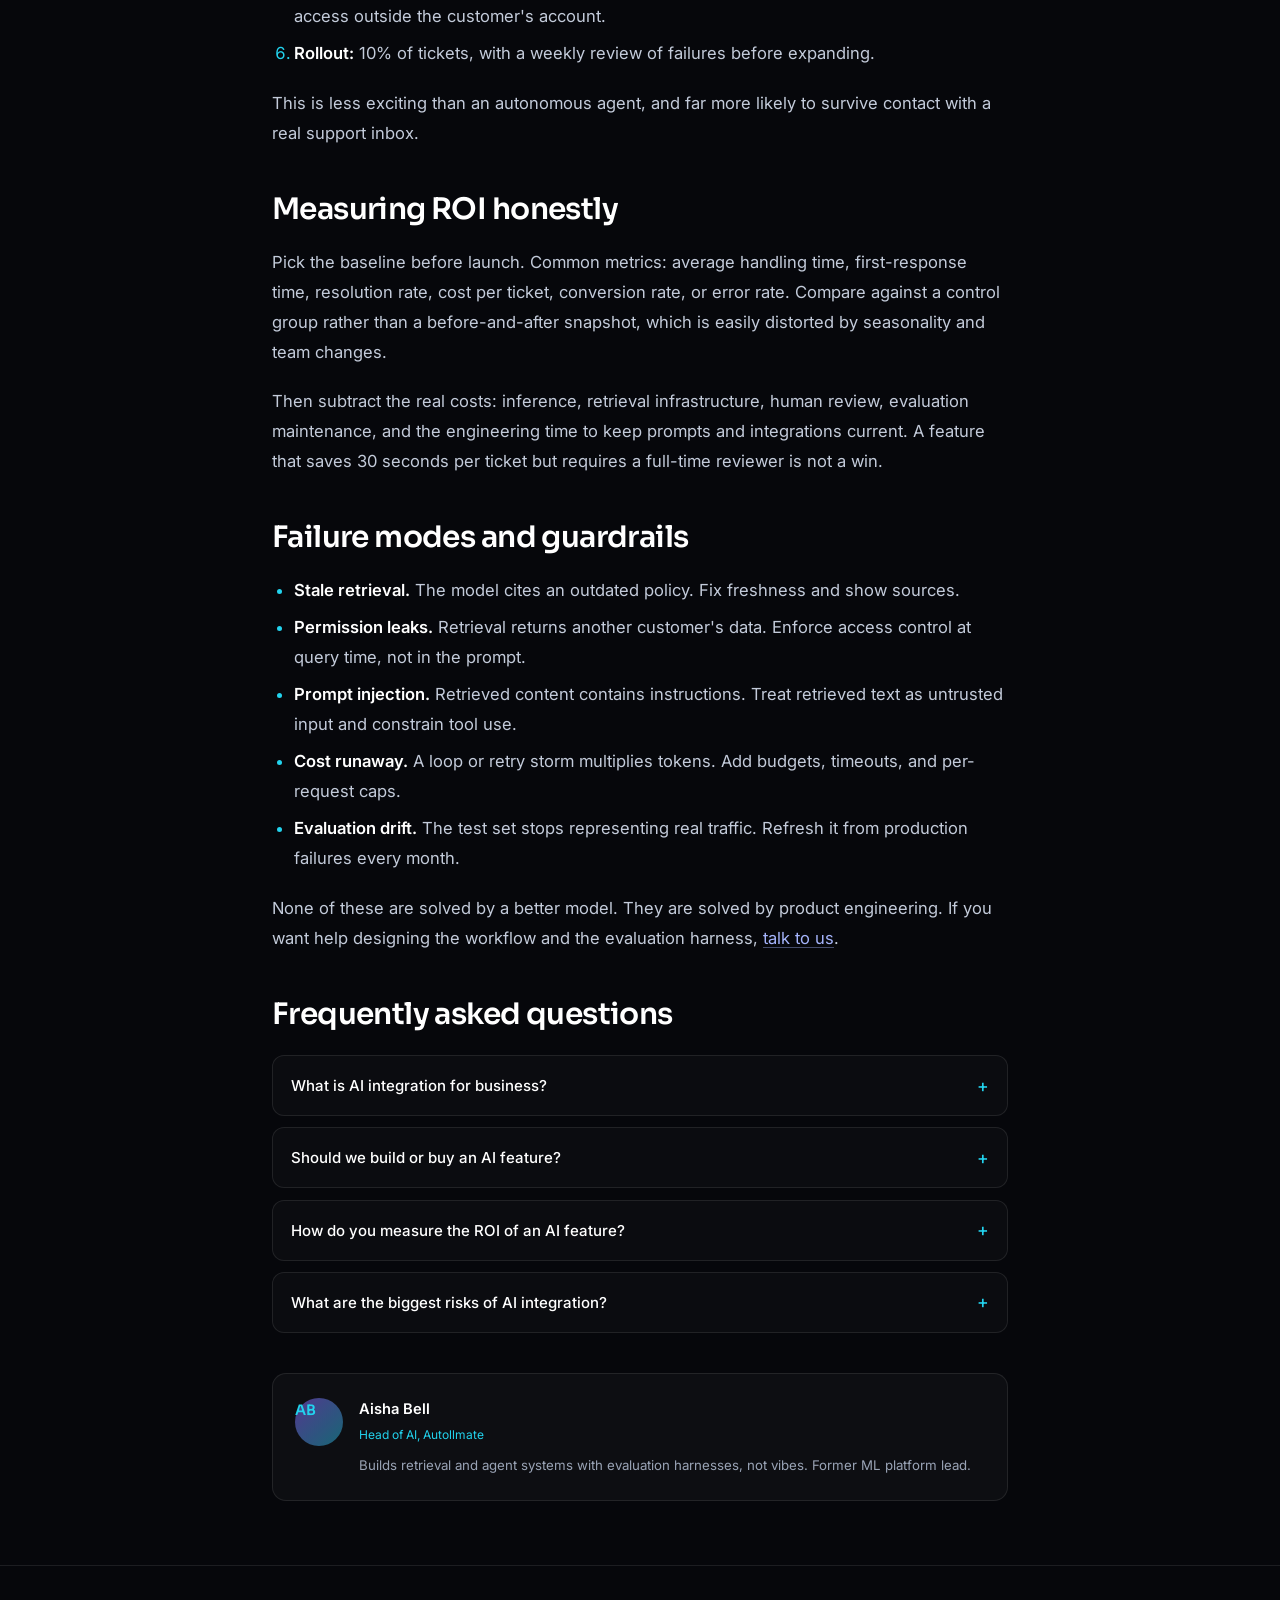
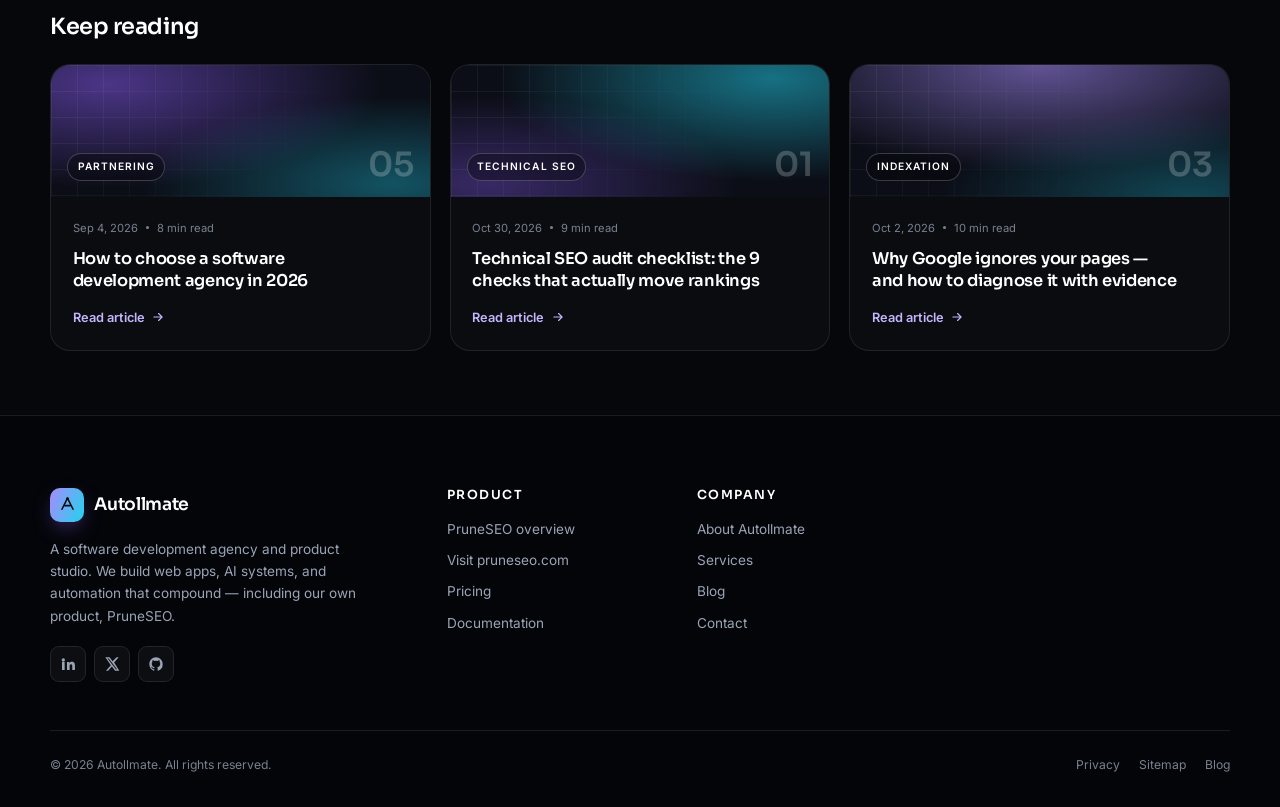
<file: blog/ai-integration-for-business.html>
<!doctype html>
<html lang="en">
<head>
  <meta charset="utf-8">
  <meta name="viewport" content="width=device-width, initial-scale=1">
  <title>AI Integration for Business: A Practical 2026 Playbook</title>
  <meta name="description" content="Most AI projects fail at the workflow, not the model. A practical guide to AI integration: data, retrieval, orchestration, evaluation, cost, and ROI.">
  <link rel="canonical" href="https://autollmate.com/blog/ai-integration-for-business.html">
  <meta name="robots" content="index, follow, max-image-preview:large">
  <meta name="author" content="Aisha Bell">
  <meta name="theme-color" content="#06070b">

  <meta property="og:type" content="article">
  <meta property="og:site_name" content="Autollmate">
  <meta property="og:locale" content="en_US">
  <meta property="og:title" content="AI Integration for Business: A Practical 2026 Playbook">
  <meta property="og:description" content="Most AI projects fail at the workflow, not the model. A four-layer approach to shipping AI features that survive real users.">
  <meta property="og:url" content="https://autollmate.com/blog/ai-integration-for-business.html">
  <meta property="og:image" content="https://autollmate.com/assets/img/og-blog-ai.png">
  <meta property="og:image:width" content="1200">
  <meta property="og:image:height" content="630">
  <meta property="og:image:alt" content="AI integration for business.">
  <meta property="article:published_time" content="2026-08-21T09:00:00+00:00">
  <meta property="article:modified_time" content="2026-11-05T09:00:00+00:00">
  <meta property="article:author" content="Aisha Bell">
  <meta property="article:section" content="AI">
  <meta property="article:tag" content="AI integration for business">
  <meta property="article:tag" content="LLM integration">
  <meta property="article:tag" content="AI strategy">
  <meta name="twitter:card" content="summary_large_image">
  <meta name="twitter:title" content="AI Integration for Business: A Practical 2026 Playbook">
  <meta name="twitter:description" content="Start with a workflow, not a model.">
  <meta name="twitter:image" content="https://autollmate.com/assets/img/og-blog-ai.png">

  <link rel="icon" href="../assets/img/favicon.svg" type="image/svg+xml">
  <link rel="apple-touch-icon" href="../assets/img/apple-touch-icon.png">
  <link rel="manifest" href="../site.webmanifest">
  <link rel="alternate" type="application/rss+xml" title="Autollmate Blog RSS" href="../feed.xml">
  <link rel="preconnect" href="https://fonts.googleapis.com">
  <link rel="preconnect" href="https://fonts.gstatic.com" crossorigin>
  <link href="https://fonts.googleapis.com/css2?family=Inter:wght@400;500;600&family=Sora:wght@500;600;700&display=swap" rel="stylesheet">
  <link rel="stylesheet" href="../assets/css/styles.css">

  <script type="application/ld+json">
  {
    "@context": "https://schema.org",
    "@graph": [
      {
        "@type": "BlogPosting",
        "@id": "https://autollmate.com/blog/ai-integration-for-business.html#article",
        "headline": "AI Integration for Business: A Practical 2026 Playbook",
        "description": "Most AI projects fail at the workflow, not the model. A practical four-layer approach to shipping AI features that survive real users.",
        "datePublished": "2026-08-21T09:00:00+00:00",
        "dateModified": "2026-11-05T09:00:00+00:00",
        "author": { "@type": "Person", "name": "Aisha Bell", "jobTitle": "Head of AI", "worksFor": { "@id": "https://autollmate.com/#organization" } },
        "publisher": { "@id": "https://autollmate.com/#organization" },
        "image": "https://autollmate.com/assets/img/og-blog-ai.png",
        "articleSection": "AI",
        "keywords": "AI integration for business, LLM integration, AI strategy, AI agents, RAG",
        "wordCount": "1300",
        "mainEntityOfPage": { "@type": "WebPage", "@id": "https://autollmate.com/blog/ai-integration-for-business.html" }
      },
      {
        "@type": "BreadcrumbList",
        "itemListElement": [
          { "@type": "ListItem", "position": 1, "name": "Home", "item": "https://autollmate.com/" },
          { "@type": "ListItem", "position": 2, "name": "Blog", "item": "https://autollmate.com/blog.html" },
          { "@type": "ListItem", "position": 3, "name": "AI integration for business", "item": "https://autollmate.com/blog/ai-integration-for-business.html" }
        ]
      },
      {
        "@type": "FAQPage",
        "mainEntity": [
          {
            "@type": "Question",
            "name": "What is AI integration for business?",
            "acceptedAnswer": { "@type": "Answer", "text": "AI integration means embedding AI capabilities — such as retrieval, classification, drafting, or agents — into an existing business workflow or product, with the data access, permissions, evaluation, and guardrails needed to run reliably in production." }
          },
          {
            "@type": "Question",
            "name": "Should we build or buy an AI feature?",
            "acceptedAnswer": { "@type": "Answer", "text": "Buy when the capability is generic and the workflow is standard. Build when the value comes from your proprietary data, your specific workflow, or an integration that vendors cannot provide. Most teams end up buying the model or platform and building the workflow and evaluation layer." }
          },
          {
            "@type": "Question",
            "name": "How do you measure the ROI of an AI feature?",
            "acceptedAnswer": { "@type": "Answer", "text": "Pick a baseline metric before launch — handling time, resolution rate, cost per ticket, conversion, or error rate — and compare against a control group. Include the cost of inference, human review, and maintenance, not just the model bill." }
          },
          {
            "@type": "Question",
            "name": "What are the biggest risks of AI integration?",
            "acceptedAnswer": { "@type": "Answer", "text": "The common failures are poor data access, missing evaluation, unclear permissions, prompt injection, and cost runaway. Most are engineering and process problems, not model problems, and they are best addressed with a small, measured rollout." }
          }
        ]
      }
    ]
  }
  </script>
</head>
<body>
  <a class="skip-link" href="#main">Skip to content</a>

  <header class="site-header">
    <div class="container">
      <nav class="nav" aria-label="Primary">
        <a class="brand" href="../index.html" aria-label="Autollmate home">
          <span class="brand-mark" aria-hidden="true">
            <svg viewBox="0 0 24 24" fill="none" stroke="currentColor" stroke-width="2" stroke-linecap="round" stroke-linejoin="round"><path d="M5 18 12 4l7 14"/><path d="M8.4 13.4h7.2"/><circle cx="12" cy="4.4" r="1.6" fill="currentColor" stroke="none"/></svg>
          </span>
          <span>Autollmate</span>
        </a>
        <ul class="nav-links" id="primary-nav">
          <li><a href="../products.html">Products</a></li>
          <li><a href="../index.html#services">Services</a></li>
          <li><a href="../blog.html" aria-current="page">Blog</a></li>
          <li><a href="../about.html">About</a></li>
          <li><a href="../contact.html">Contact</a></li>
          <li class="nav-mobile-cta"><a class="btn btn--primary btn--sm" href="../contact.html">Start a project</a></li>
        </ul>
        <a class="btn btn--primary btn--sm nav-cta" href="../contact.html">Start a project
          <svg width="15" height="15" viewBox="0 0 24 24" fill="none" stroke="currentColor" stroke-width="2" stroke-linecap="round" stroke-linejoin="round" aria-hidden="true"><path d="M5 12h14M13 6l6 6-6 6"/></svg>
        </a>
        <button class="nav-toggle" type="button" aria-expanded="false" aria-controls="primary-nav" aria-label="Toggle navigation">
          <span></span><span></span><span></span>
        </button>
      </nav>
    </div>
  </header>

  <main id="main">
    <article>
      <header class="article-hero">
        <div class="container">
          <ol class="breadcrumbs">
            <li><a href="../index.html">Home</a></li>
            <li><a href="../blog.html">Blog</a></li>
            <li>AI integration for business</li>
          </ol>
          <span class="eyebrow">AI</span>
          <h1>AI integration for business: a practical 2026 playbook</h1>
          <div class="article-meta">
            <span class="pill">Playbook</span>
            <span>Aisha Bell</span>
            <span class="dot"></span>
            <time datetime="2026-08-21">August 21, 2026</time>
            <span class="dot"></span>
            <span>10 min read</span>
          </div>
          <div class="article-cover post-thumb--3" aria-hidden="true">
            <span>Start with the workflow, not the model.</span>
          </div>
        </div>
      </header>

      <div class="article-body">
        <div class="container">
          <div class="prose">
            <p>Most AI projects that fail do not fail because the model was not smart enough. They fail because the workflow around the model was never designed: the data was in the wrong shape, nobody defined what "good" meant, permissions were guessed at, and the first real customer found a prompt injection before the team found a monitoring dashboard.</p>

            <p>The playbook below is how we approach AI integration at Autollmate. It is deliberately unglamorous. The model is one component; the product is the system around it.</p>

            <nav class="toc" aria-label="Table of contents">
              <strong>On this page</strong>
              <ol>
                <li><a href="#workflow">Start with a workflow, not a model</a></li>
                <li><a href="#layers">The four layers of a production AI feature</a></li>
                <li><a href="#build-buy">Build vs buy</a></li>
                <li><a href="#example">A worked example: support agent</a></li>
                <li><a href="#roi">Measuring ROI honestly</a></li>
                <li><a href="#risk">Failure modes and guardrails</a></li>
              </ol>
            </nav>

            <h2 id="workflow">Start with a workflow, not a model</h2>
            <p>Write down the workflow before you write a prompt. Who does the task today? What inputs do they use? What does a good output look like? Where does it go next? How often does it happen, and what does a mistake cost?</p>
            <p>If the workflow is not understood, AI will only make it faster and harder to debug. The best first projects are high-volume, low-stakes, and easy to evaluate — drafting replies, classifying tickets, extracting fields from documents, summarising a known source of truth.</p>

            <div class="callout">
              <strong>Rule of thumb</strong>
              If you cannot describe the task's success criteria in a sentence a new employee would understand, you are not ready to automate it.
            </div>

            <h2 id="layers">The four layers of a production AI feature</h2>
            <h3>1. Data and retrieval</h3>
            <p>The model only knows what you give it. Decide which documents, records, and permissions are in scope. Chunking, embeddings, and a vector store are not the hard part; access control and freshness are. A retrieval system that returns yesterday's policy is worse than no assistant at all.</p>

            <h3>2. Orchestration</h3>
            <p>This is the application logic: which model, which tools, which prompts, what happens on failure, and when a human takes over. Keep orchestration in your codebase, not buried in a no-code workflow that nobody can test. Version prompts like code.</p>

            <h3>3. Evaluation</h3>
            <p>Build a test set of real cases before launch. Include the boring ones, the edge cases, and the cases where the correct answer is "I don't know". Measure accuracy, refusal quality, latency, and cost. Re-run the set on every prompt or model change.</p>

            <h3>4. Guardrails</h3>
            <p>Limit what the system can do. Scope tool permissions. Validate structured output. Redact sensitive fields. Add human review for irreversible actions. Log enough to investigate an incident without logging the entire customer database.</p>

            <h2 id="build-buy">Build vs buy</h2>
            <p>Buy the commodity layers: model access, vector storage, observability. Build the layers that create your advantage: the workflow, the retrieval over proprietary data, the evaluation set, and the integrations with your systems.</p>
            <p>A vendor can give you a support chatbot in a week. It cannot give you a support workflow that knows your refund policy, your order status API, and the difference between a billing question and a legal threat. That is product work.</p>

            <h2 id="example">A worked example: support agent</h2>
            <p>A realistic first project: an assistant that drafts replies for a support team.</p>
            <ol>
              <li><strong>Scope:</strong> drafts only, human sends. No autonomous refunds.</li>
              <li><strong>Retrieval:</strong> help-centre articles, policy documents, and the customer's recent orders, filtered by account permissions.</li>
              <li><strong>Orchestration:</strong> classify the ticket, retrieve sources, draft a reply with citations, route to a human queue.</li>
              <li><strong>Evaluation:</strong> 300 historical tickets with accepted human replies as reference. Track factual accuracy, citation quality, and edit distance.</li>
              <li><strong>Guardrails:</strong> no promises about refunds, escalate legal and safety language, block tool access outside the customer's account.</li>
              <li><strong>Rollout:</strong> 10% of tickets, with a weekly review of failures before expanding.</li>
            </ol>
            <p>This is less exciting than an autonomous agent, and far more likely to survive contact with a real support inbox.</p>

            <h2 id="roi">Measuring ROI honestly</h2>
            <p>Pick the baseline before launch. Common metrics: average handling time, first-response time, resolution rate, cost per ticket, conversion rate, or error rate. Compare against a control group rather than a before-and-after snapshot, which is easily distorted by seasonality and team changes.</p>
            <p>Then subtract the real costs: inference, retrieval infrastructure, human review, evaluation maintenance, and the engineering time to keep prompts and integrations current. A feature that saves 30 seconds per ticket but requires a full-time reviewer is not a win.</p>

            <h2 id="risk">Failure modes and guardrails</h2>
            <ul>
              <li><strong>Stale retrieval.</strong> The model cites an outdated policy. Fix freshness and show sources.</li>
              <li><strong>Permission leaks.</strong> Retrieval returns another customer's data. Enforce access control at query time, not in the prompt.</li>
              <li><strong>Prompt injection.</strong> Retrieved content contains instructions. Treat retrieved text as untrusted input and constrain tool use.</li>
              <li><strong>Cost runaway.</strong> A loop or retry storm multiplies tokens. Add budgets, timeouts, and per-request caps.</li>
              <li><strong>Evaluation drift.</strong> The test set stops representing real traffic. Refresh it from production failures every month.</li>
            </ul>
            <p>None of these are solved by a better model. They are solved by product engineering. If you want help designing the workflow and the evaluation harness, <a href="../contact.html">talk to us</a>.</p>

            <h2>Frequently asked questions</h2>
            <div class="faq">
              <details class="faq-item">
                <summary>What is AI integration for business?</summary>
                <p>AI integration means embedding AI capabilities — such as retrieval, classification, drafting, or agents — into an existing business workflow or product, with the data access, permissions, evaluation, and guardrails needed to run reliably in production.</p>
              </details>
              <details class="faq-item">
                <summary>Should we build or buy an AI feature?</summary>
                <p>Buy when the capability is generic and the workflow is standard. Build when the value comes from your proprietary data, your specific workflow, or an integration that vendors cannot provide. Most teams end up buying the model or platform and building the workflow and evaluation layer.</p>
              </details>
              <details class="faq-item">
                <summary>How do you measure the ROI of an AI feature?</summary>
                <p>Pick a baseline metric before launch — handling time, resolution rate, cost per ticket, conversion, or error rate — and compare against a control group. Include the cost of inference, human review, and maintenance, not just the model bill.</p>
              </details>
              <details class="faq-item">
                <summary>What are the biggest risks of AI integration?</summary>
                <p>The common failures are poor data access, missing evaluation, unclear permissions, prompt injection, and cost runaway. Most are engineering and process problems, not model problems, and they are best addressed with a small, measured rollout.</p>
              </details>
            </div>

            <div class="author-card">
              <span class="avatar" aria-hidden="true">AB</span>
              <div>
                <strong>Aisha Bell</strong>
                <span>Head of AI, Autollmate</span>
                <p>Builds retrieval and agent systems with evaluation harnesses, not vibes. Former ML platform lead.</p>
              </div>
            </div>
          </div>
        </div>
      </div>
    </article>

    <section class="related">
      <div class="container">
        <h2>Keep reading</h2>
        <div class="blog-grid">
          <article class="post-card">
            <div class="post-thumb"><span class="post-cat">Partnering</span><span class="post-index">05</span></div>
            <div class="post-body">
              <div class="post-meta"><time datetime="2026-09-04">Sep 4, 2026</time><span class="dot"></span><span>8 min read</span></div>
              <h3 class="post-title"><a href="choosing-a-software-development-agency.html">How to choose a software development agency in 2026</a></h3>
              <a class="link-arrow" href="choosing-a-software-development-agency.html">Read article
                <svg width="14" height="14" viewBox="0 0 24 24" fill="none" stroke="currentColor" stroke-width="2" stroke-linecap="round" stroke-linejoin="round" aria-hidden="true"><path d="M5 12h14M13 6l6 6-6 6"/></svg>
              </a>
            </div>
          </article>
          <article class="post-card">
            <div class="post-thumb post-thumb--2"><span class="post-cat">Technical SEO</span><span class="post-index">01</span></div>
            <div class="post-body">
              <div class="post-meta"><time datetime="2026-10-30">Oct 30, 2026</time><span class="dot"></span><span>9 min read</span></div>
              <h3 class="post-title"><a href="technical-seo-audit-checklist.html">Technical SEO audit checklist: the 9 checks that actually move rankings</a></h3>
              <a class="link-arrow" href="technical-seo-audit-checklist.html">Read article
                <svg width="14" height="14" viewBox="0 0 24 24" fill="none" stroke="currentColor" stroke-width="2" stroke-linecap="round" stroke-linejoin="round" aria-hidden="true"><path d="M5 12h14M13 6l6 6-6 6"/></svg>
              </a>
            </div>
          </article>
          <article class="post-card">
            <div class="post-thumb post-thumb--3"><span class="post-cat">Indexation</span><span class="post-index">03</span></div>
            <div class="post-body">
              <div class="post-meta"><time datetime="2026-10-02">Oct 2, 2026</time><span class="dot"></span><span>10 min read</span></div>
              <h3 class="post-title"><a href="why-google-ignores-pages.html">Why Google ignores your pages — and how to diagnose it with evidence</a></h3>
              <a class="link-arrow" href="why-google-ignores-pages.html">Read article
                <svg width="14" height="14" viewBox="0 0 24 24" fill="none" stroke="currentColor" stroke-width="2" stroke-linecap="round" stroke-linejoin="round" aria-hidden="true"><path d="M5 12h14M13 6l6 6-6 6"/></svg>
              </a>
            </div>
          </article>
        </div>
      </div>
    </section>
  </main>

  <footer class="site-footer">
    <div class="container">
      <div class="footer-grid">
        <div class="footer-brand">
          <a class="brand" href="../index.html" aria-label="Autollmate home">
            <span class="brand-mark" aria-hidden="true">
              <svg viewBox="0 0 24 24" fill="none" stroke="currentColor" stroke-width="2" stroke-linecap="round" stroke-linejoin="round"><path d="M5 18 12 4l7 14"/><path d="M8.4 13.4h7.2"/><circle cx="12" cy="4.4" r="1.6" fill="currentColor" stroke="none"/></svg>
            </span>
            <span>Autollmate</span>
          </a>
          <p>A software development agency and product studio. We build web apps, AI systems, and automation that compound — including our own product, PruneSEO.</p>
          <div class="socials">
            <a href="https://www.linkedin.com/company/autollmate" target="_blank" rel="noopener noreferrer" aria-label="Autollmate on LinkedIn">
              <svg viewBox="0 0 24 24" fill="currentColor" aria-hidden="true"><path d="M4.98 3.5a2.5 2.5 0 1 1 0 5 2.5 2.5 0 0 1 0-5ZM3 9h4v12H3V9Zm7 0h3.8v1.7h.05c.53-1 1.83-2.05 3.77-2.05 4.03 0 4.78 2.65 4.78 6.1V21h-4v-5.5c0-1.3-.02-3-1.83-3-1.83 0-2.1 1.43-2.1 2.9V21h-4V9Z"/></svg>
            </a>
            <a href="https://x.com/autollmate" target="_blank" rel="noopener noreferrer" aria-label="Autollmate on X">
              <svg viewBox="0 0 24 24" fill="currentColor" aria-hidden="true"><path d="M18.9 2H22l-6.8 7.8L23 22h-6.3l-4.9-6.4L6.2 22H3l7.3-8.3L2 2h6.4l4.4 5.8L18.9 2Zm-1.1 18h1.7L7.1 3.9H5.3L17.8 20Z"/></svg>
            </a>
            <a href="https://github.com/autollmate" target="_blank" rel="noopener noreferrer" aria-label="Autollmate on GitHub">
              <svg viewBox="0 0 24 24" fill="currentColor" aria-hidden="true"><path d="M12 2C6.48 2 2 6.58 2 12.26c0 4.53 2.87 8.37 6.84 9.73.5.09.68-.22.68-.49 0-.24-.01-.88-.01-1.73-2.78.62-3.37-1.37-3.37-1.37-.45-1.18-1.11-1.5-1.11-1.5-.91-.63.07-.62.07-.62 1 .07 1.53 1.05 1.53 1.05.89 1.56 2.34 1.11 2.91.85.09-.66.35-1.11.63-1.37-2.22-.26-4.56-1.14-4.56-5.07 0-1.12.39-2.03 1.03-2.75-.1-.26-.45-1.3.1-2.71 0 0 .84-.28 2.75 1.05a9.36 9.36 0 0 1 5 0c1.91-1.33 2.75-1.05 2.75-1.05.55 1.41.2 2.45.1 2.71.64.72 1.03 1.63 1.03 2.75 0 3.94-2.34 4.81-4.57 5.06.36.32.68.94.68 1.9 0 1.37-.01 2.47-.01 2.81 0 .27.18.58.69.48A10.02 10.02 0 0 0 22 12.26C22 6.58 17.52 2 12 2Z"/></svg>
            </a>
          </div>
        </div>
        <div>
          <h2 class="footer-heading">Product</h2>
          <ul class="footer-links">
            <li><a href="../products.html">PruneSEO overview</a></li>
            <li><a href="https://pruneseo.com" target="_blank" rel="noopener noreferrer">Visit pruneseo.com</a></li>
            <li><a href="https://pruneseo.com/#pricing" target="_blank" rel="noopener noreferrer">Pricing</a></li>
            <li><a href="https://docs.pruneseo.com" target="_blank" rel="noopener noreferrer">Documentation</a></li>
          </ul>
        </div>
        <div>
          <h2 class="footer-heading">Company</h2>
          <ul class="footer-links">
            <li><a href="../about.html">About Autollmate</a></li>
            <li><a href="../index.html#services">Services</a></li>
            <li><a href="../blog.html">Blog</a></li>
            <li><a href="../contact.html">Contact</a></li>
          </ul>
        </div>
        <!-- <div class="newsletter">
          <h2 class="footer-heading">The Automation Brief</h2>
          <p>One useful idea on product engineering, technical SEO, or automation. Twice a month.</p>
          <form data-mock-submit data-success="You're on the list. Look out for the next brief.">
            <div class="input-row">
              <label class="sr-only" for="newsletter-email">Email address</label>
              <input id="newsletter-email" type="email" name="email" placeholder="you@company.com" autocomplete="email" required>
              <button class="btn btn--primary btn--sm" type="submit">Join</button>
            </div>
            <div class="form-status" hidden></div>
          </form>
          <small>No spam. Unsubscribe anytime.</small>
        </div> -->
      </div>
      <div class="footer-bottom">
        <p>&copy; <span data-year>2026</span> Autollmate. All rights reserved.</p>
        <ul>
          <li><a href="../privacy-policy.html">Privacy</a></li>
          <li><a href="../sitemap.xml">Sitemap</a></li>
          <li><a href="../blog.html">Blog</a></li>
        </ul>
      </div>
    </div>
  </footer>

  <script src="../assets/js/main.js" defer></script>
</body>
</html>
</file>
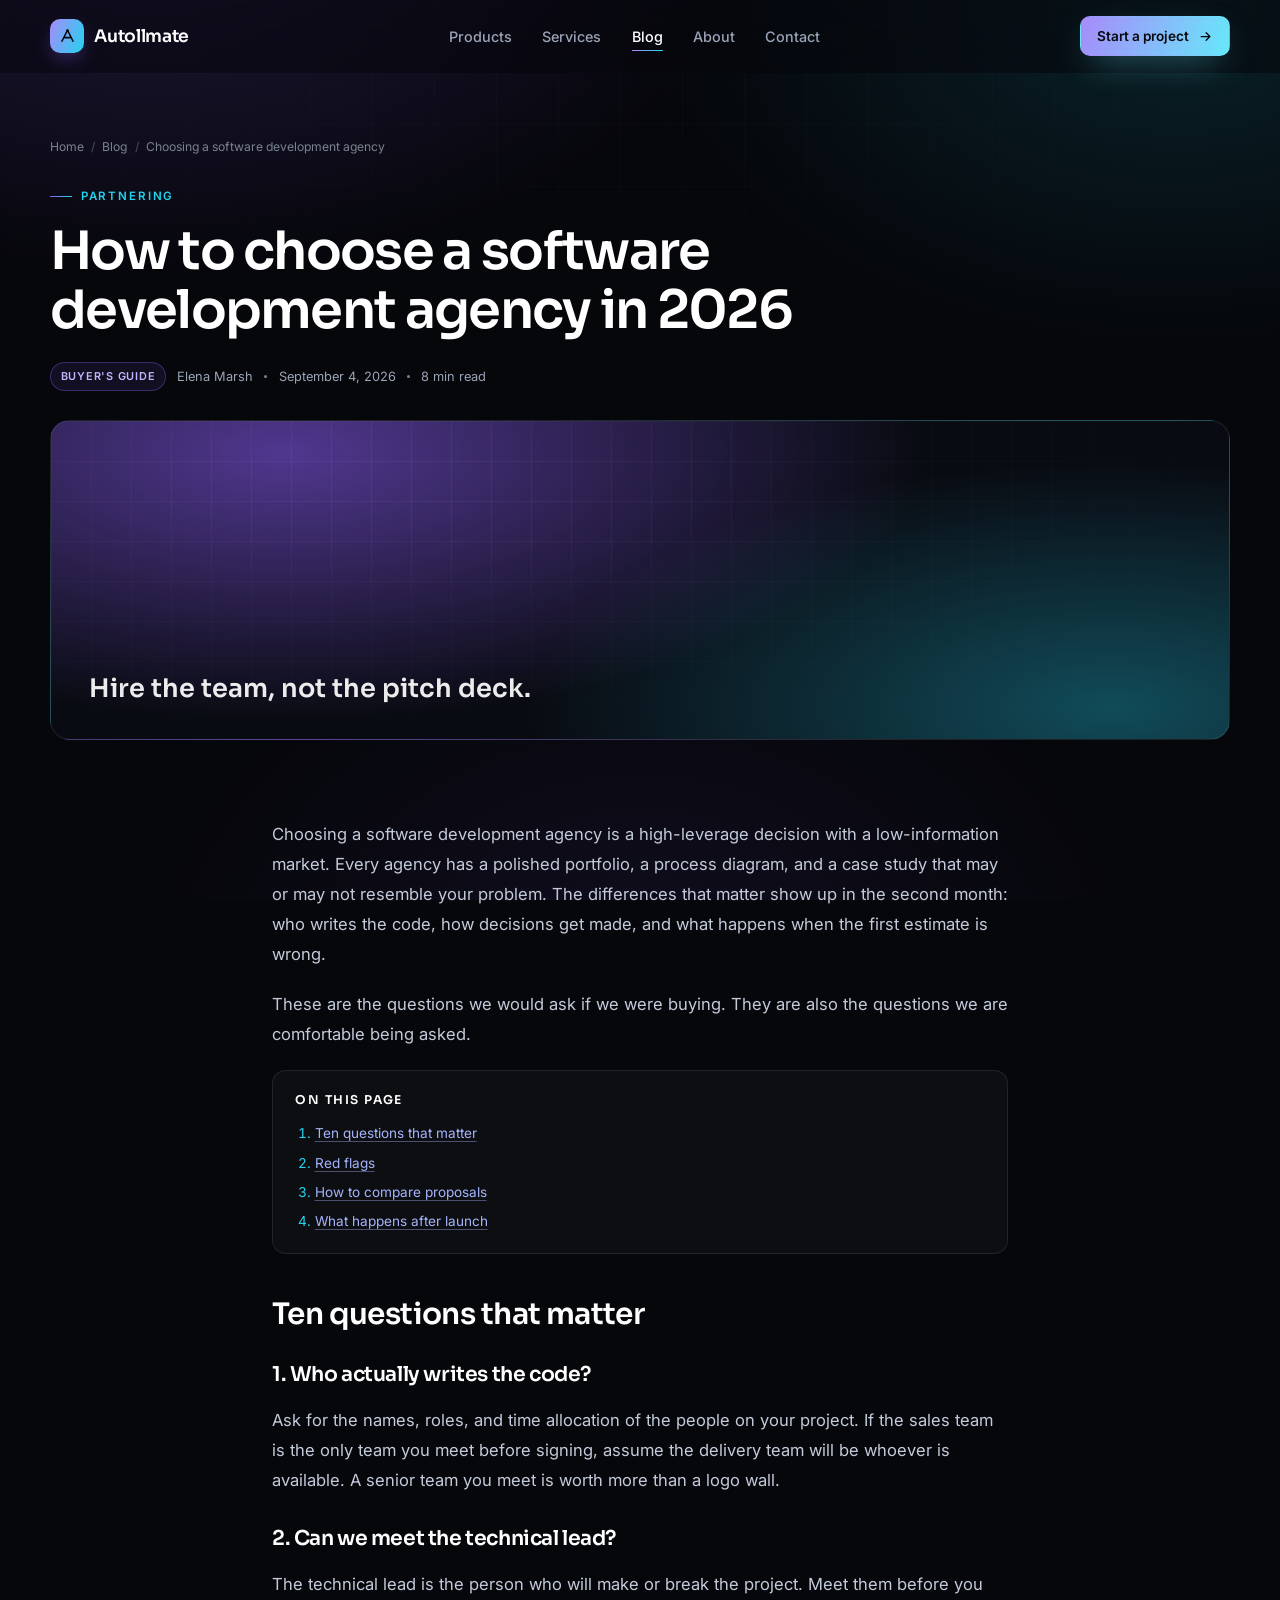
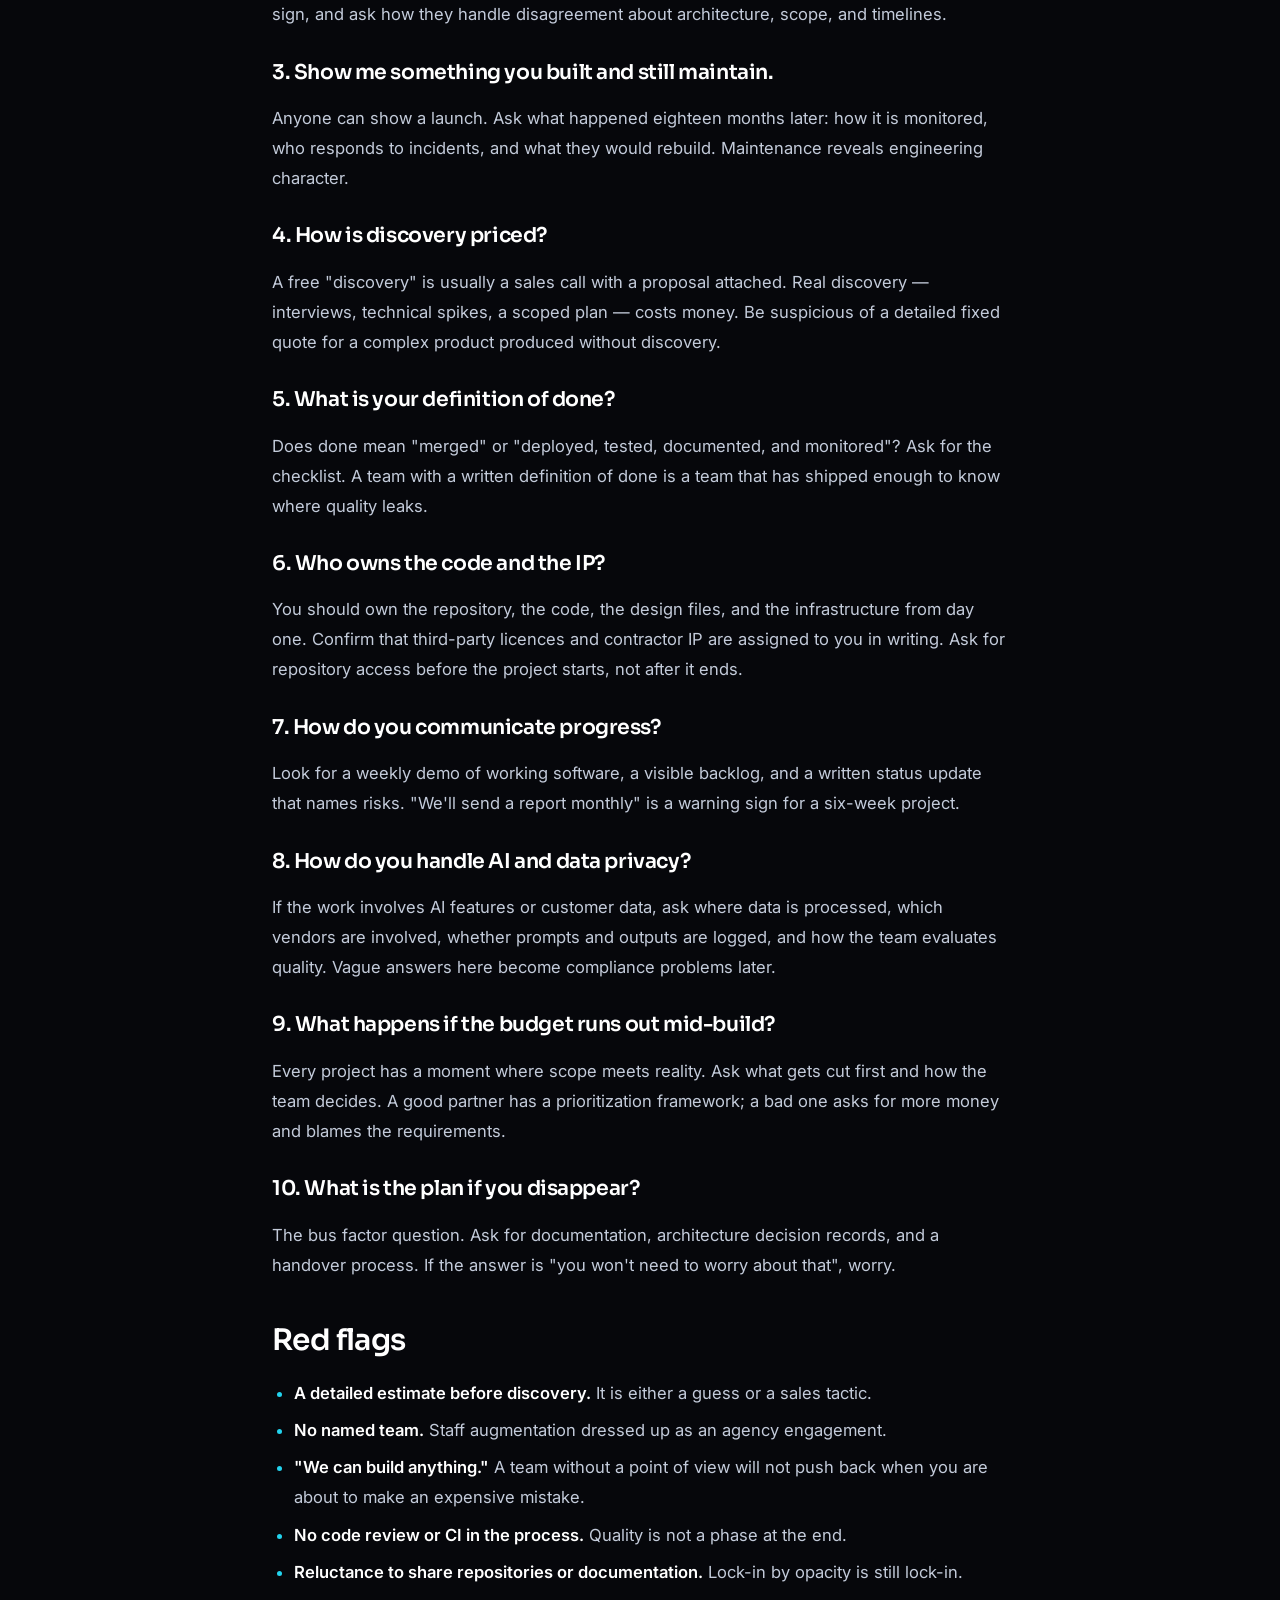
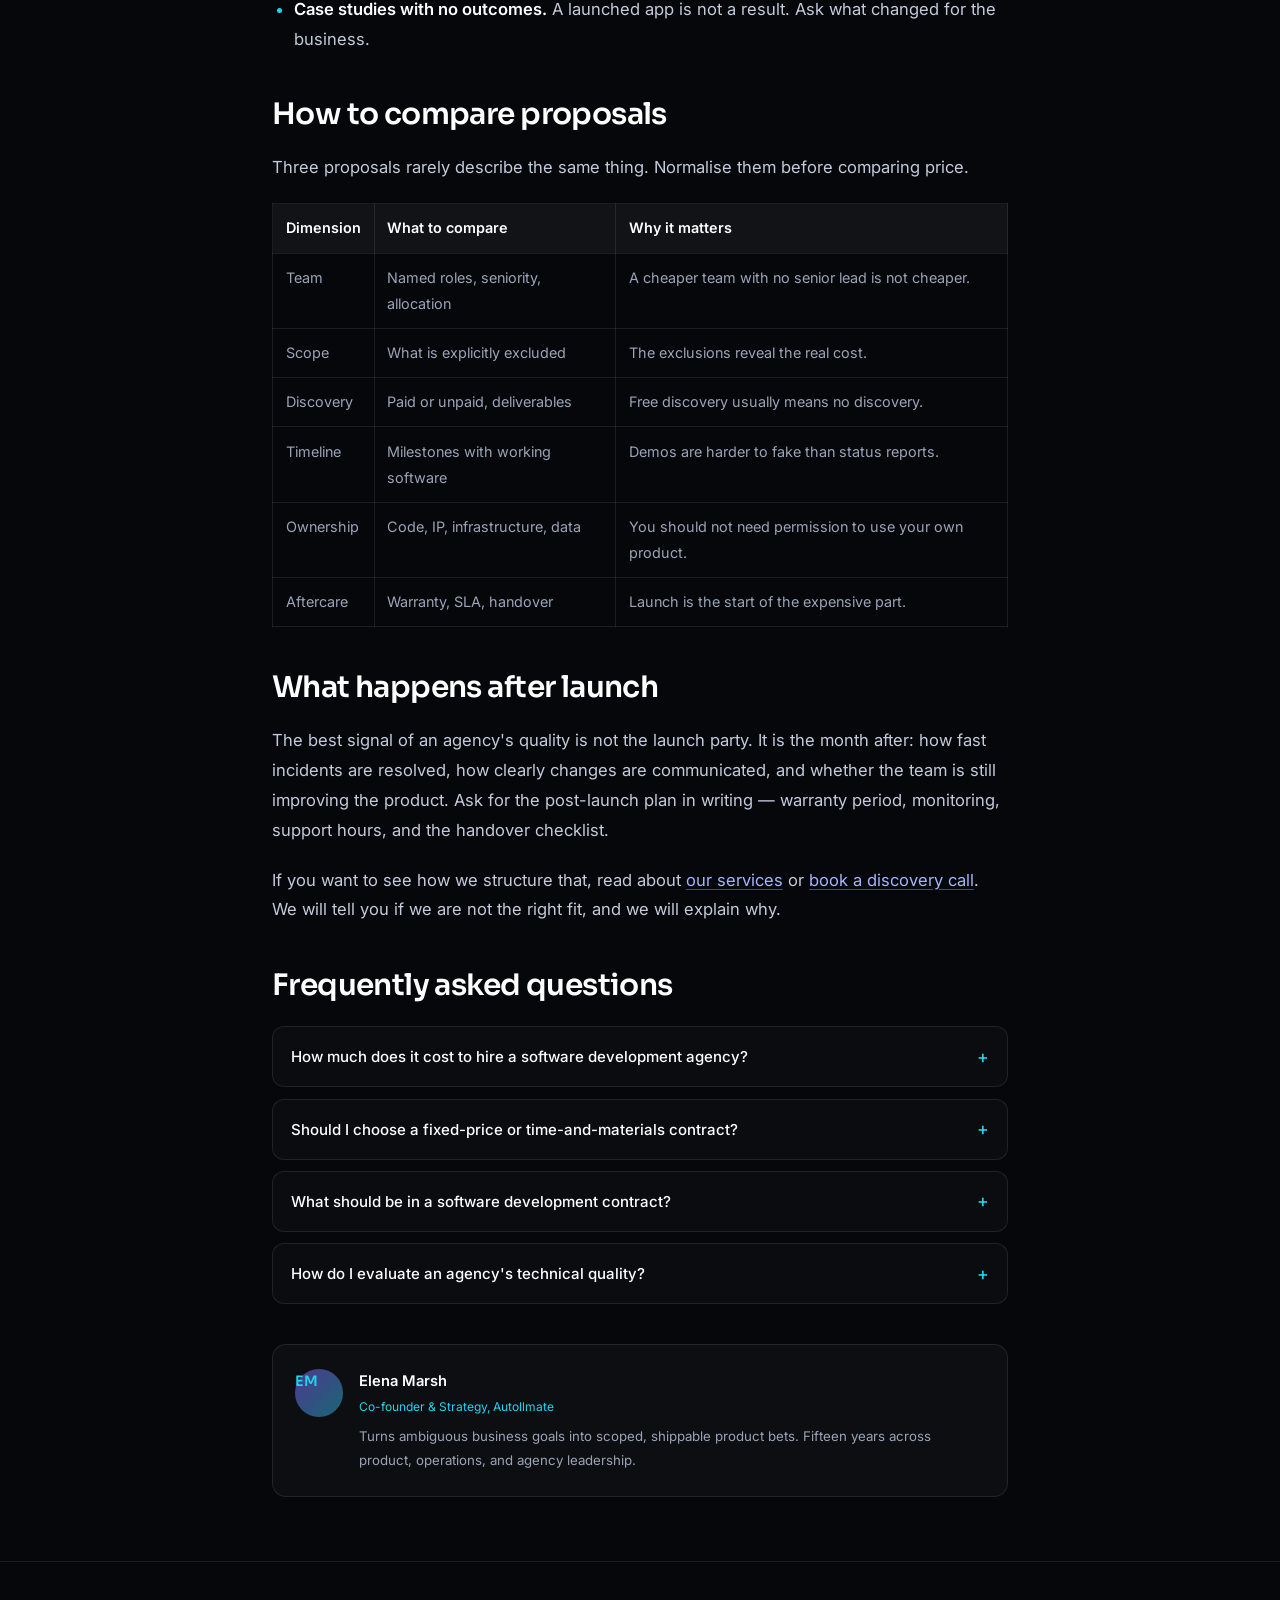
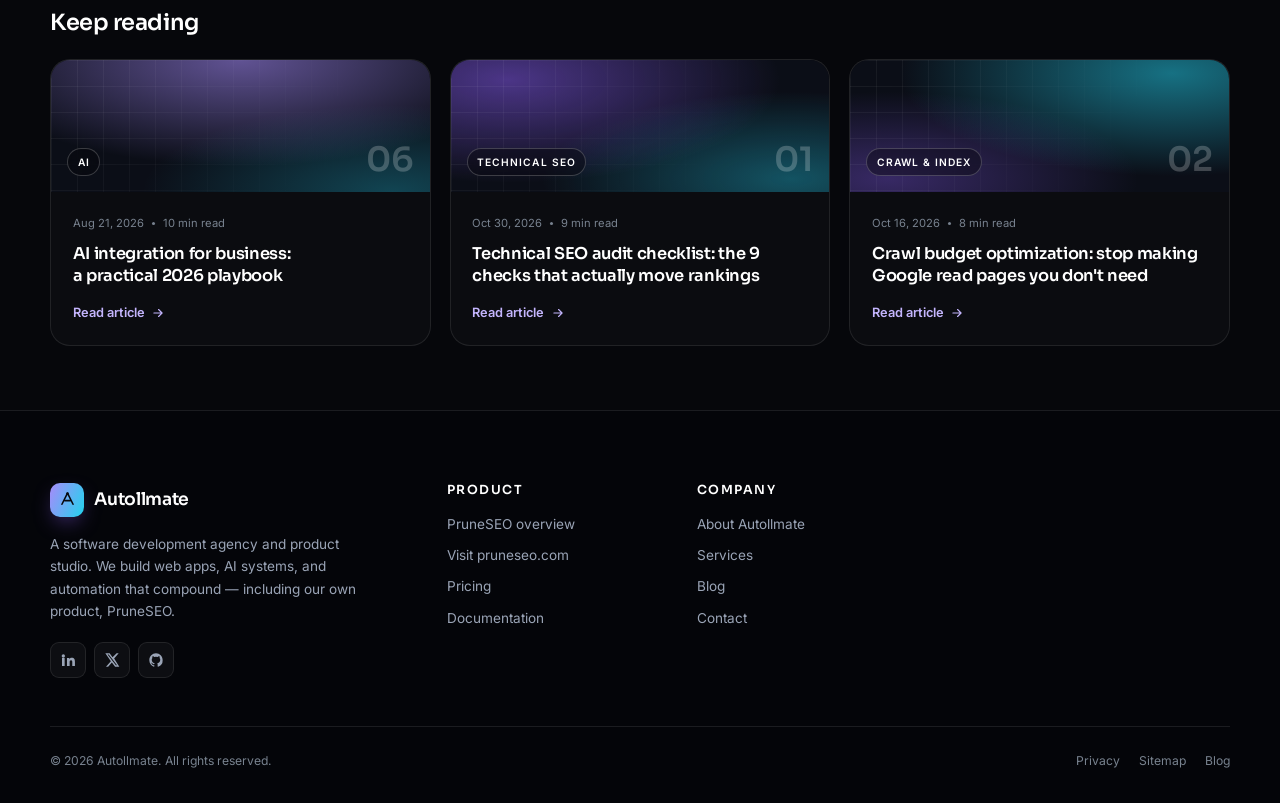
<file: blog/choosing-a-software-development-agency.html>
<!doctype html>
<html lang="en">
<head>
  <meta charset="utf-8">
  <meta name="viewport" content="width=device-width, initial-scale=1">
  <title>How to Choose a Software Development Agency in 2026 | Autollmate</title>
  <meta name="description" content="Ten questions that separate a real engineering partner from an outsourced body shop — team, code ownership, discovery pricing, communication, and the plan after launch.">
  <link rel="canonical" href="https://autollmate.com/blog/choosing-a-software-development-agency.html">
  <meta name="robots" content="index, follow, max-image-preview:large">
  <meta name="author" content="Elena Marsh">
  <meta name="theme-color" content="#06070b">

  <meta property="og:type" content="article">
  <meta property="og:site_name" content="Autollmate">
  <meta property="og:locale" content="en_US">
  <meta property="og:title" content="How to Choose a Software Development Agency in 2026">
  <meta property="og:description" content="Ten questions that separate a real engineering partner from an outsourced body shop.">
  <meta property="og:url" content="https://autollmate.com/blog/choosing-a-software-development-agency.html">
  <meta property="og:image" content="https://autollmate.com/assets/img/og-blog-agency.png">
  <meta property="og:image:width" content="1200">
  <meta property="og:image:height" content="630">
  <meta property="og:image:alt" content="How to choose a software development agency.">
  <meta property="article:published_time" content="2026-09-04T09:00:00+00:00">
  <meta property="article:modified_time" content="2026-11-05T09:00:00+00:00">
  <meta property="article:author" content="Elena Marsh">
  <meta property="article:section" content="Partnering">
  <meta property="article:tag" content="software development agency">
  <meta property="article:tag" content="custom software development">
  <meta property="article:tag" content="outsourcing">
  <meta name="twitter:card" content="summary_large_image">
  <meta name="twitter:title" content="How to Choose a Software Development Agency in 2026">
  <meta name="twitter:description" content="Ten questions that separate a real engineering partner from a body shop.">
  <meta name="twitter:image" content="https://autollmate.com/assets/img/og-blog-agency.png">

  <link rel="icon" href="../assets/img/favicon.svg" type="image/svg+xml">
  <link rel="apple-touch-icon" href="../assets/img/apple-touch-icon.png">
  <link rel="manifest" href="../site.webmanifest">
  <link rel="alternate" type="application/rss+xml" title="Autollmate Blog RSS" href="../feed.xml">
  <link rel="preconnect" href="https://fonts.googleapis.com">
  <link rel="preconnect" href="https://fonts.gstatic.com" crossorigin>
  <link href="https://fonts.googleapis.com/css2?family=Inter:wght@400;500;600&family=Sora:wght@500;600;700&display=swap" rel="stylesheet">
  <link rel="stylesheet" href="../assets/css/styles.css">

  <script type="application/ld+json">
  {
    "@context": "https://schema.org",
    "@graph": [
      {
        "@type": "BlogPosting",
        "@id": "https://autollmate.com/blog/choosing-a-software-development-agency.html#article",
        "headline": "How to Choose a Software Development Agency in 2026",
        "description": "Ten questions that separate a real engineering partner from an outsourced body shop.",
        "datePublished": "2026-09-04T09:00:00+00:00",
        "dateModified": "2026-11-05T09:00:00+00:00",
        "author": { "@type": "Person", "name": "Elena Marsh", "jobTitle": "Co-founder & Strategy", "worksFor": { "@id": "https://autollmate.com/#organization" } },
        "publisher": { "@id": "https://autollmate.com/#organization" },
        "image": "https://autollmate.com/assets/img/og-blog-agency.png",
        "articleSection": "Partnering",
        "keywords": "software development agency, custom software development, how to choose a software agency",
        "wordCount": "1200",
        "mainEntityOfPage": { "@type": "WebPage", "@id": "https://autollmate.com/blog/choosing-a-software-development-agency.html" }
      },
      {
        "@type": "BreadcrumbList",
        "itemListElement": [
          { "@type": "ListItem", "position": 1, "name": "Home", "item": "https://autollmate.com/" },
          { "@type": "ListItem", "position": 2, "name": "Blog", "item": "https://autollmate.com/blog.html" },
          { "@type": "ListItem", "position": 3, "name": "Choosing a software development agency", "item": "https://autollmate.com/blog/choosing-a-software-development-agency.html" }
        ]
      },
      {
        "@type": "FAQPage",
        "mainEntity": [
          {
            "@type": "Question",
            "name": "How much does it cost to hire a software development agency?",
            "acceptedAnswer": { "@type": "Answer", "text": "It depends on scope and geography, but a useful discovery phase typically costs $10,000–$30,000, and a production web application commonly starts around $75,000–$150,000. Fixed-price quotes below that for a custom product usually hide a large amount of scope." }
          },
          {
            "@type": "Question",
            "name": "Should I choose a fixed-price or time-and-materials contract?",
            "acceptedAnswer": { "@type": "Answer", "text": "Fixed price works when the scope is genuinely known and unlikely to change. Time and materials works better for evolving products. Many successful engagements use a fixed-price discovery followed by time and materials for the build, with a clear weekly budget cap." }
          },
          {
            "@type": "Question",
            "name": "What should be in a software development contract?",
            "acceptedAnswer": { "@type": "Answer", "text": "At minimum: ownership of code and IP, a definition of done, payment milestones tied to deliverables, confidentiality and data-processing terms, a warranty period after launch, and a clear exit plan including repository access and handover documentation." }
          },
          {
            "@type": "Question",
            "name": "How do I evaluate an agency's technical quality?",
            "acceptedAnswer": { "@type": "Answer", "text": "Ask to see a codebase or a recent pull request, not just a portfolio. Look for tests, clear commit history, documentation, and evidence that the team maintains something it built. Ask how they handle code review, CI, and security." }
          }
        ]
      }
    ]
  }
  </script>
</head>
<body>
  <a class="skip-link" href="#main">Skip to content</a>

  <header class="site-header">
    <div class="container">
      <nav class="nav" aria-label="Primary">
        <a class="brand" href="../index.html" aria-label="Autollmate home">
          <span class="brand-mark" aria-hidden="true">
            <svg viewBox="0 0 24 24" fill="none" stroke="currentColor" stroke-width="2" stroke-linecap="round" stroke-linejoin="round"><path d="M5 18 12 4l7 14"/><path d="M8.4 13.4h7.2"/><circle cx="12" cy="4.4" r="1.6" fill="currentColor" stroke="none"/></svg>
          </span>
          <span>Autollmate</span>
        </a>
        <ul class="nav-links" id="primary-nav">
          <li><a href="../products.html">Products</a></li>
          <li><a href="../index.html#services">Services</a></li>
          <li><a href="../blog.html" aria-current="page">Blog</a></li>
          <li><a href="../about.html">About</a></li>
          <li><a href="../contact.html">Contact</a></li>
          <li class="nav-mobile-cta"><a class="btn btn--primary btn--sm" href="../contact.html">Start a project</a></li>
        </ul>
        <a class="btn btn--primary btn--sm nav-cta" href="../contact.html">Start a project
          <svg width="15" height="15" viewBox="0 0 24 24" fill="none" stroke="currentColor" stroke-width="2" stroke-linecap="round" stroke-linejoin="round" aria-hidden="true"><path d="M5 12h14M13 6l6 6-6 6"/></svg>
        </a>
        <button class="nav-toggle" type="button" aria-expanded="false" aria-controls="primary-nav" aria-label="Toggle navigation">
          <span></span><span></span><span></span>
        </button>
      </nav>
    </div>
  </header>

  <main id="main">
    <article>
      <header class="article-hero">
        <div class="container">
          <ol class="breadcrumbs">
            <li><a href="../index.html">Home</a></li>
            <li><a href="../blog.html">Blog</a></li>
            <li>Choosing a software development agency</li>
          </ol>
          <span class="eyebrow">Partnering</span>
          <h1>How to choose a software development agency in 2026</h1>
          <div class="article-meta">
            <span class="pill">Buyer's guide</span>
            <span>Elena Marsh</span>
            <span class="dot"></span>
            <time datetime="2026-09-04">September 4, 2026</time>
            <span class="dot"></span>
            <span>8 min read</span>
          </div>
          <div class="article-cover" aria-hidden="true">
            <span>Hire the team, not the pitch deck.</span>
          </div>
        </div>
      </header>

      <div class="article-body">
        <div class="container">
          <div class="prose">
            <p>Choosing a software development agency is a high-leverage decision with a low-information market. Every agency has a polished portfolio, a process diagram, and a case study that may or may not resemble your problem. The differences that matter show up in the second month: who writes the code, how decisions get made, and what happens when the first estimate is wrong.</p>

            <p>These are the questions we would ask if we were buying. They are also the questions we are comfortable being asked.</p>

            <nav class="toc" aria-label="Table of contents">
              <strong>On this page</strong>
              <ol>
                <li><a href="#questions">Ten questions that matter</a></li>
                <li><a href="#red-flags">Red flags</a></li>
                <li><a href="#compare">How to compare proposals</a></li>
                <li><a href="#after">What happens after launch</a></li>
              </ol>
            </nav>

            <h2 id="questions">Ten questions that matter</h2>

            <h3>1. Who actually writes the code?</h3>
            <p>Ask for the names, roles, and time allocation of the people on your project. If the sales team is the only team you meet before signing, assume the delivery team will be whoever is available. A senior team you meet is worth more than a logo wall.</p>

            <h3>2. Can we meet the technical lead?</h3>
            <p>The technical lead is the person who will make or break the project. Meet them before you sign, and ask how they handle disagreement about architecture, scope, and timelines.</p>

            <h3>3. Show me something you built and still maintain.</h3>
            <p>Anyone can show a launch. Ask what happened eighteen months later: how it is monitored, who responds to incidents, and what they would rebuild. Maintenance reveals engineering character.</p>

            <h3>4. How is discovery priced?</h3>
            <p>A free "discovery" is usually a sales call with a proposal attached. Real discovery — interviews, technical spikes, a scoped plan — costs money. Be suspicious of a detailed fixed quote for a complex product produced without discovery.</p>

            <h3>5. What is your definition of done?</h3>
            <p>Does done mean "merged" or "deployed, tested, documented, and monitored"? Ask for the checklist. A team with a written definition of done is a team that has shipped enough to know where quality leaks.</p>

            <h3>6. Who owns the code and the IP?</h3>
            <p>You should own the repository, the code, the design files, and the infrastructure from day one. Confirm that third-party licences and contractor IP are assigned to you in writing. Ask for repository access before the project starts, not after it ends.</p>

            <h3>7. How do you communicate progress?</h3>
            <p>Look for a weekly demo of working software, a visible backlog, and a written status update that names risks. "We'll send a report monthly" is a warning sign for a six-week project.</p>

            <h3>8. How do you handle AI and data privacy?</h3>
            <p>If the work involves AI features or customer data, ask where data is processed, which vendors are involved, whether prompts and outputs are logged, and how the team evaluates quality. Vague answers here become compliance problems later.</p>

            <h3>9. What happens if the budget runs out mid-build?</h3>
            <p>Every project has a moment where scope meets reality. Ask what gets cut first and how the team decides. A good partner has a prioritization framework; a bad one asks for more money and blames the requirements.</p>

            <h3>10. What is the plan if you disappear?</h3>
            <p>The bus factor question. Ask for documentation, architecture decision records, and a handover process. If the answer is "you won't need to worry about that", worry.</p>

            <h2 id="red-flags">Red flags</h2>
            <ul>
              <li><strong>A detailed estimate before discovery.</strong> It is either a guess or a sales tactic.</li>
              <li><strong>No named team.</strong> Staff augmentation dressed up as an agency engagement.</li>
              <li><strong>"We can build anything."</strong> A team without a point of view will not push back when you are about to make an expensive mistake.</li>
              <li><strong>No code review or CI in the process.</strong> Quality is not a phase at the end.</li>
              <li><strong>Reluctance to share repositories or documentation.</strong> Lock-in by opacity is still lock-in.</li>
              <li><strong>Case studies with no outcomes.</strong> A launched app is not a result. Ask what changed for the business.</li>
            </ul>

            <h2 id="compare">How to compare proposals</h2>
            <p>Three proposals rarely describe the same thing. Normalise them before comparing price.</p>
            <table>
              <thead>
                <tr><th>Dimension</th><th>What to compare</th><th>Why it matters</th></tr>
              </thead>
              <tbody>
                <tr><td>Team</td><td>Named roles, seniority, allocation</td><td>A cheaper team with no senior lead is not cheaper.</td></tr>
                <tr><td>Scope</td><td>What is explicitly excluded</td><td>The exclusions reveal the real cost.</td></tr>
                <tr><td>Discovery</td><td>Paid or unpaid, deliverables</td><td>Free discovery usually means no discovery.</td></tr>
                <tr><td>Timeline</td><td>Milestones with working software</td><td>Demos are harder to fake than status reports.</td></tr>
                <tr><td>Ownership</td><td>Code, IP, infrastructure, data</td><td>You should not need permission to use your own product.</td></tr>
                <tr><td>Aftercare</td><td>Warranty, SLA, handover</td><td>Launch is the start of the expensive part.</td></tr>
              </tbody>
            </table>

            <h2 id="after">What happens after launch</h2>
            <p>The best signal of an agency's quality is not the launch party. It is the month after: how fast incidents are resolved, how clearly changes are communicated, and whether the team is still improving the product. Ask for the post-launch plan in writing — warranty period, monitoring, support hours, and the handover checklist.</p>

            <p>If you want to see how we structure that, read about <a href="../index.html#services">our services</a> or <a href="../contact.html">book a discovery call</a>. We will tell you if we are not the right fit, and we will explain why.</p>

            <h2>Frequently asked questions</h2>
            <div class="faq">
              <details class="faq-item">
                <summary>How much does it cost to hire a software development agency?</summary>
                <p>It depends on scope and geography, but a useful discovery phase typically costs $10,000–$30,000, and a production web application commonly starts around $75,000–$150,000. Fixed-price quotes below that for a custom product usually hide a large amount of scope.</p>
              </details>
              <details class="faq-item">
                <summary>Should I choose a fixed-price or time-and-materials contract?</summary>
                <p>Fixed price works when the scope is genuinely known and unlikely to change. Time and materials works better for evolving products. Many successful engagements use a fixed-price discovery followed by time and materials for the build, with a clear weekly budget cap.</p>
              </details>
              <details class="faq-item">
                <summary>What should be in a software development contract?</summary>
                <p>At minimum: ownership of code and IP, a definition of done, payment milestones tied to deliverables, confidentiality and data-processing terms, a warranty period after launch, and a clear exit plan including repository access and handover documentation.</p>
              </details>
              <details class="faq-item">
                <summary>How do I evaluate an agency's technical quality?</summary>
                <p>Ask to see a codebase or a recent pull request, not just a portfolio. Look for tests, clear commit history, documentation, and evidence that the team maintains something it built. Ask how they handle code review, CI, and security.</p>
              </details>
            </div>

            <div class="author-card">
              <span class="avatar" aria-hidden="true">EM</span>
              <div>
                <strong>Elena Marsh</strong>
                <span>Co-founder &amp; Strategy, Autollmate</span>
                <p>Turns ambiguous business goals into scoped, shippable product bets. Fifteen years across product, operations, and agency leadership.</p>
              </div>
            </div>
          </div>
        </div>
      </div>
    </article>

    <section class="related">
      <div class="container">
        <h2>Keep reading</h2>
        <div class="blog-grid">
          <article class="post-card">
            <div class="post-thumb post-thumb--3"><span class="post-cat">AI</span><span class="post-index">06</span></div>
            <div class="post-body">
              <div class="post-meta"><time datetime="2026-08-21">Aug 21, 2026</time><span class="dot"></span><span>10 min read</span></div>
              <h3 class="post-title"><a href="ai-integration-for-business.html">AI integration for business: a practical 2026 playbook</a></h3>
              <a class="link-arrow" href="ai-integration-for-business.html">Read article
                <svg width="14" height="14" viewBox="0 0 24 24" fill="none" stroke="currentColor" stroke-width="2" stroke-linecap="round" stroke-linejoin="round" aria-hidden="true"><path d="M5 12h14M13 6l6 6-6 6"/></svg>
              </a>
            </div>
          </article>
          <article class="post-card">
            <div class="post-thumb"><span class="post-cat">Technical SEO</span><span class="post-index">01</span></div>
            <div class="post-body">
              <div class="post-meta"><time datetime="2026-10-30">Oct 30, 2026</time><span class="dot"></span><span>9 min read</span></div>
              <h3 class="post-title"><a href="technical-seo-audit-checklist.html">Technical SEO audit checklist: the 9 checks that actually move rankings</a></h3>
              <a class="link-arrow" href="technical-seo-audit-checklist.html">Read article
                <svg width="14" height="14" viewBox="0 0 24 24" fill="none" stroke="currentColor" stroke-width="2" stroke-linecap="round" stroke-linejoin="round" aria-hidden="true"><path d="M5 12h14M13 6l6 6-6 6"/></svg>
              </a>
            </div>
          </article>
          <article class="post-card">
            <div class="post-thumb post-thumb--2"><span class="post-cat">Crawl &amp; Index</span><span class="post-index">02</span></div>
            <div class="post-body">
              <div class="post-meta"><time datetime="2026-10-16">Oct 16, 2026</time><span class="dot"></span><span>8 min read</span></div>
              <h3 class="post-title"><a href="crawl-budget-optimization.html">Crawl budget optimization: stop making Google read pages you don't need</a></h3>
              <a class="link-arrow" href="crawl-budget-optimization.html">Read article
                <svg width="14" height="14" viewBox="0 0 24 24" fill="none" stroke="currentColor" stroke-width="2" stroke-linecap="round" stroke-linejoin="round" aria-hidden="true"><path d="M5 12h14M13 6l6 6-6 6"/></svg>
              </a>
            </div>
          </article>
        </div>
      </div>
    </section>
  </main>

  <footer class="site-footer">
    <div class="container">
      <div class="footer-grid">
        <div class="footer-brand">
          <a class="brand" href="../index.html" aria-label="Autollmate home">
            <span class="brand-mark" aria-hidden="true">
              <svg viewBox="0 0 24 24" fill="none" stroke="currentColor" stroke-width="2" stroke-linecap="round" stroke-linejoin="round"><path d="M5 18 12 4l7 14"/><path d="M8.4 13.4h7.2"/><circle cx="12" cy="4.4" r="1.6" fill="currentColor" stroke="none"/></svg>
            </span>
            <span>Autollmate</span>
          </a>
          <p>A software development agency and product studio. We build web apps, AI systems, and automation that compound — including our own product, PruneSEO.</p>
          <div class="socials">
            <a href="https://www.linkedin.com/company/autollmate" target="_blank" rel="noopener noreferrer" aria-label="Autollmate on LinkedIn">
              <svg viewBox="0 0 24 24" fill="currentColor" aria-hidden="true"><path d="M4.98 3.5a2.5 2.5 0 1 1 0 5 2.5 2.5 0 0 1 0-5ZM3 9h4v12H3V9Zm7 0h3.8v1.7h.05c.53-1 1.83-2.05 3.77-2.05 4.03 0 4.78 2.65 4.78 6.1V21h-4v-5.5c0-1.3-.02-3-1.83-3-1.83 0-2.1 1.43-2.1 2.9V21h-4V9Z"/></svg>
            </a>
            <a href="https://x.com/autollmate" target="_blank" rel="noopener noreferrer" aria-label="Autollmate on X">
              <svg viewBox="0 0 24 24" fill="currentColor" aria-hidden="true"><path d="M18.9 2H22l-6.8 7.8L23 22h-6.3l-4.9-6.4L6.2 22H3l7.3-8.3L2 2h6.4l4.4 5.8L18.9 2Zm-1.1 18h1.7L7.1 3.9H5.3L17.8 20Z"/></svg>
            </a>
            <a href="https://github.com/autollmate" target="_blank" rel="noopener noreferrer" aria-label="Autollmate on GitHub">
              <svg viewBox="0 0 24 24" fill="currentColor" aria-hidden="true"><path d="M12 2C6.48 2 2 6.58 2 12.26c0 4.53 2.87 8.37 6.84 9.73.5.09.68-.22.68-.49 0-.24-.01-.88-.01-1.73-2.78.62-3.37-1.37-3.37-1.37-.45-1.18-1.11-1.5-1.11-1.5-.91-.63.07-.62.07-.62 1 .07 1.53 1.05 1.53 1.05.89 1.56 2.34 1.11 2.91.85.09-.66.35-1.11.63-1.37-2.22-.26-4.56-1.14-4.56-5.07 0-1.12.39-2.03 1.03-2.75-.1-.26-.45-1.3.1-2.71 0 0 .84-.28 2.75 1.05a9.36 9.36 0 0 1 5 0c1.91-1.33 2.75-1.05 2.75-1.05.55 1.41.2 2.45.1 2.71.64.72 1.03 1.63 1.03 2.75 0 3.94-2.34 4.81-4.57 5.06.36.32.68.94.68 1.9 0 1.37-.01 2.47-.01 2.81 0 .27.18.58.69.48A10.02 10.02 0 0 0 22 12.26C22 6.58 17.52 2 12 2Z"/></svg>
            </a>
          </div>
        </div>
        <div>
          <h2 class="footer-heading">Product</h2>
          <ul class="footer-links">
            <li><a href="../products.html">PruneSEO overview</a></li>
            <li><a href="https://pruneseo.com" target="_blank" rel="noopener noreferrer">Visit pruneseo.com</a></li>
            <li><a href="https://pruneseo.com/#pricing" target="_blank" rel="noopener noreferrer">Pricing</a></li>
            <li><a href="https://docs.pruneseo.com" target="_blank" rel="noopener noreferrer">Documentation</a></li>
          </ul>
        </div>
        <div>
          <h2 class="footer-heading">Company</h2>
          <ul class="footer-links">
            <li><a href="../about.html">About Autollmate</a></li>
            <li><a href="../index.html#services">Services</a></li>
            <li><a href="../blog.html">Blog</a></li>
            <li><a href="../contact.html">Contact</a></li>
          </ul>
        </div>
        <!-- <div class="newsletter">
          <h2 class="footer-heading">The Automation Brief</h2>
          <p>One useful idea on product engineering, technical SEO, or automation. Twice a month.</p>
          <form data-mock-submit data-success="You're on the list. Look out for the next brief.">
            <div class="input-row">
              <label class="sr-only" for="newsletter-email">Email address</label>
              <input id="newsletter-email" type="email" name="email" placeholder="you@company.com" autocomplete="email" required>
              <button class="btn btn--primary btn--sm" type="submit">Join</button>
            </div>
            <div class="form-status" hidden></div>
          </form>
          <small>No spam. Unsubscribe anytime.</small>
        </div> -->
      </div>
      <div class="footer-bottom">
        <p>&copy; <span data-year>2026</span> Autollmate. All rights reserved.</p>
        <ul>
          <li><a href="../privacy-policy.html">Privacy</a></li>
          <li><a href="../sitemap.xml">Sitemap</a></li>
          <li><a href="../blog.html">Blog</a></li>
        </ul>
      </div>
    </div>
  </footer>

  <script src="../assets/js/main.js" defer></script>
</body>
</html>
</file>
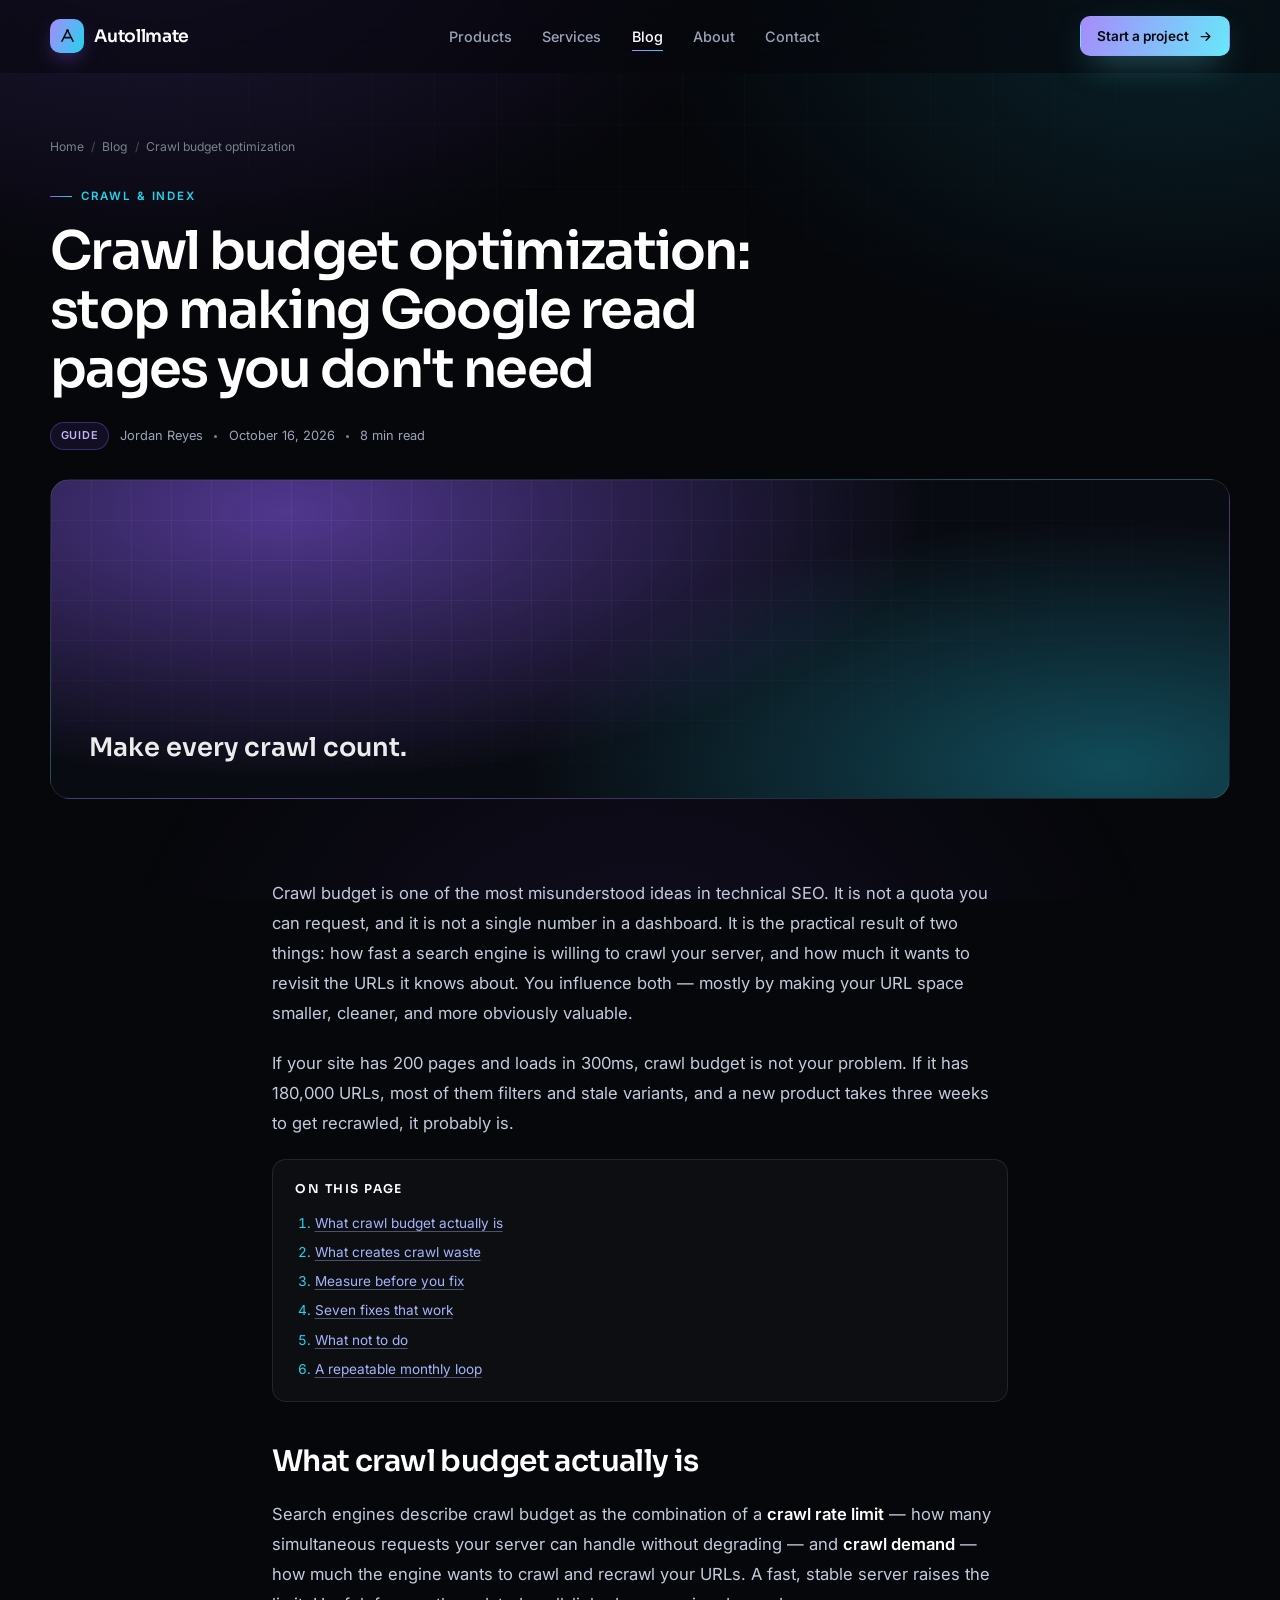
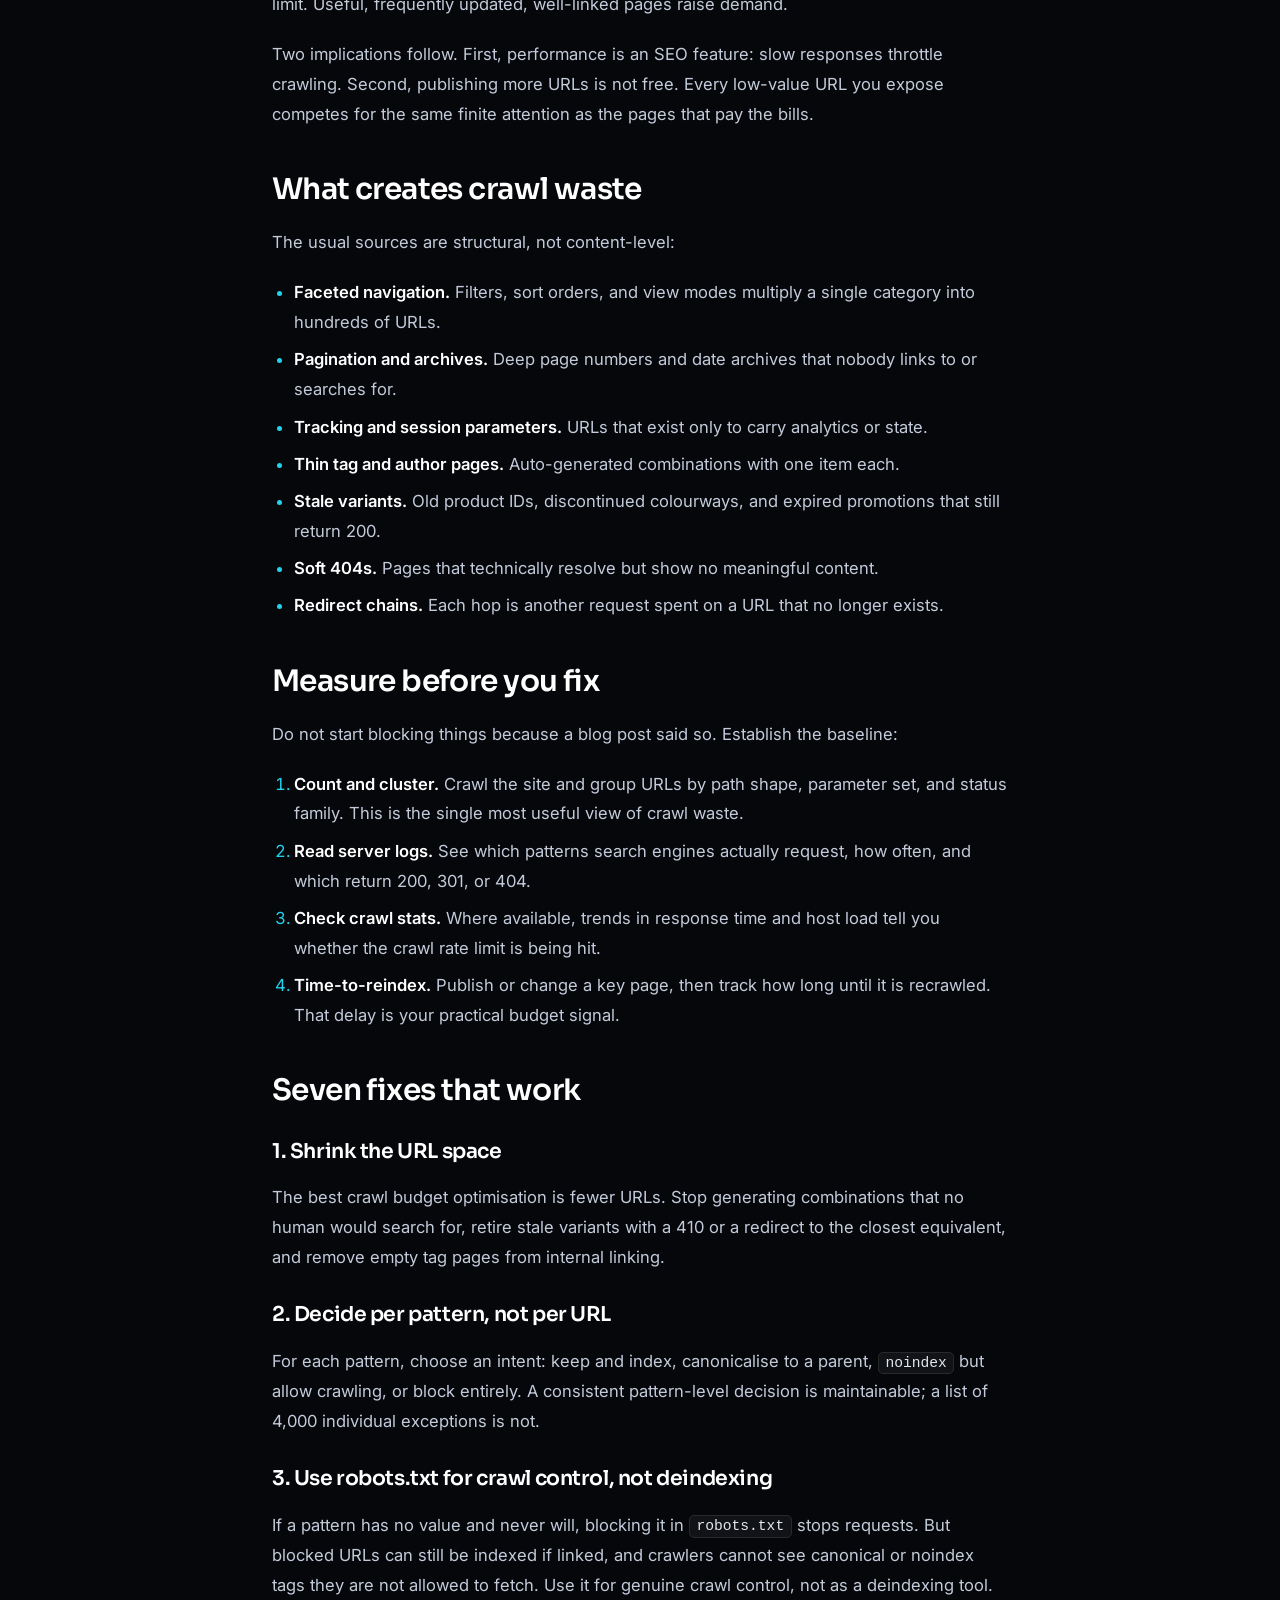
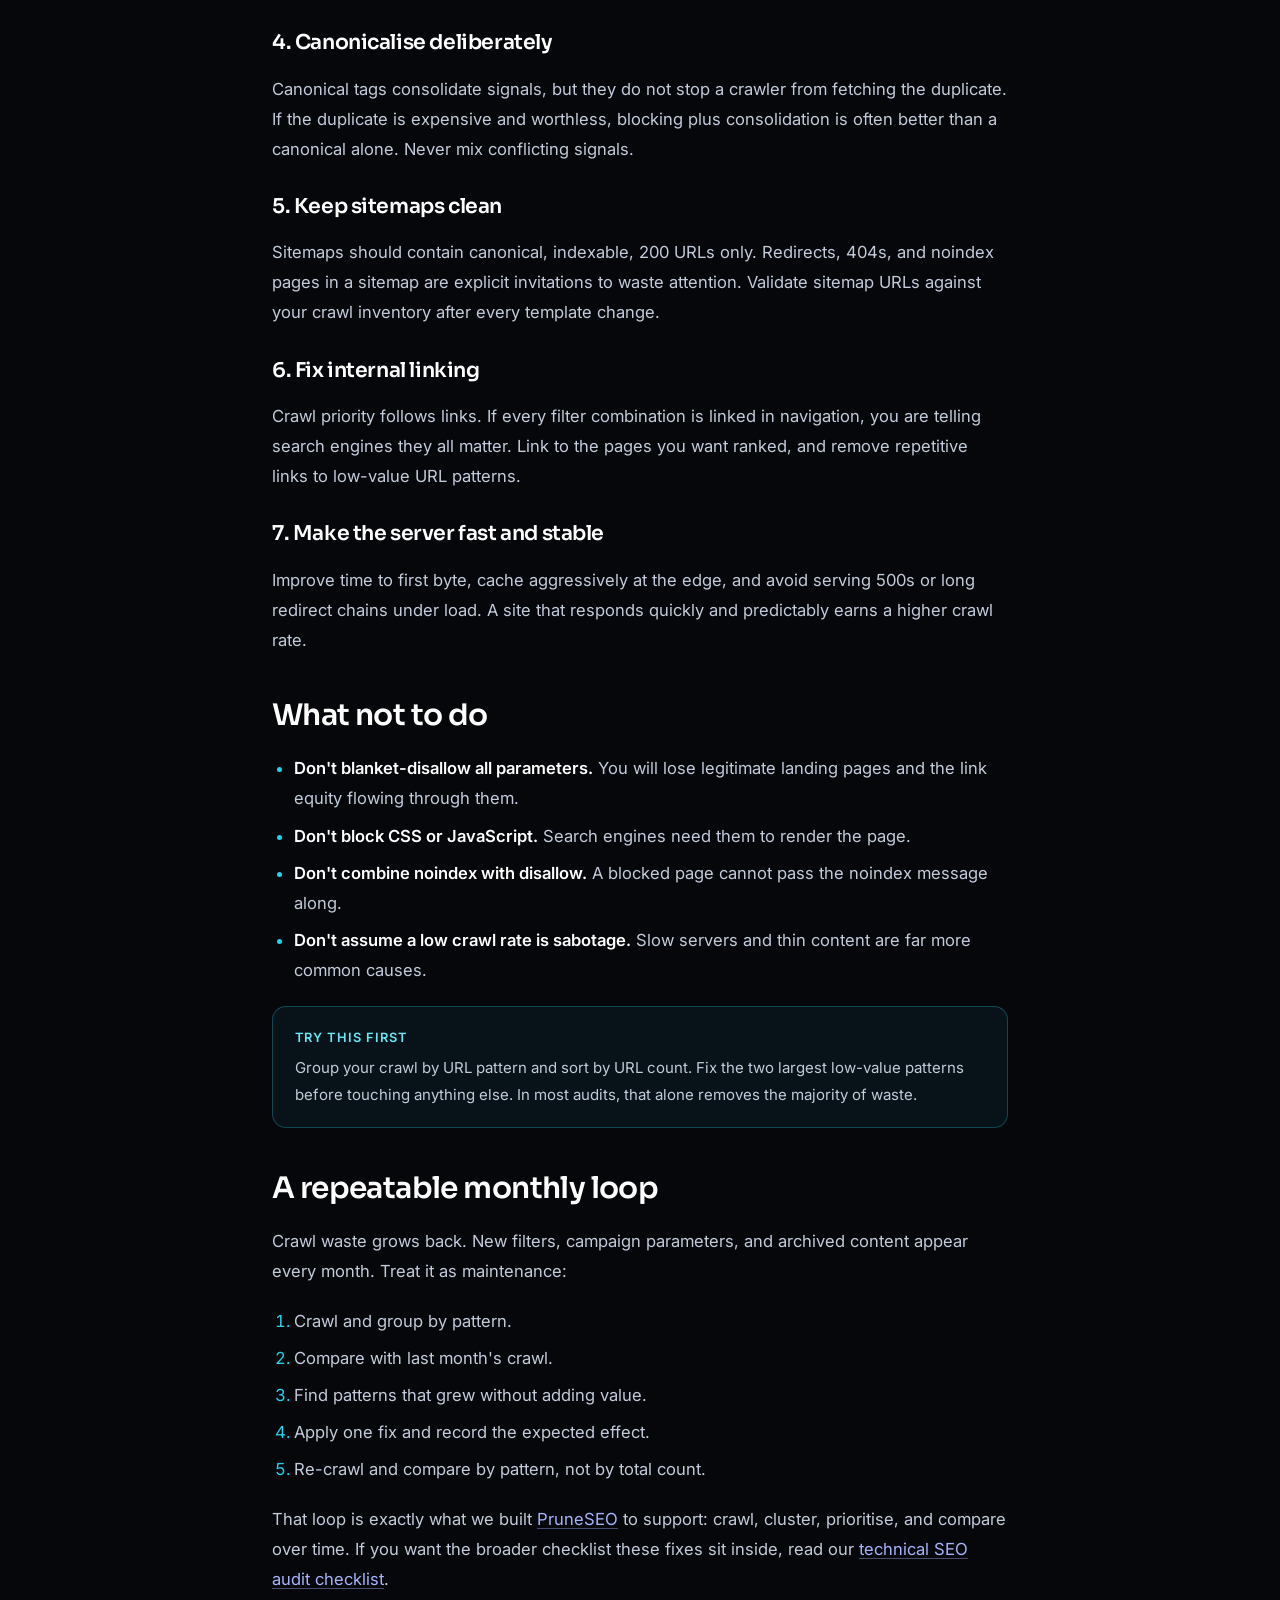
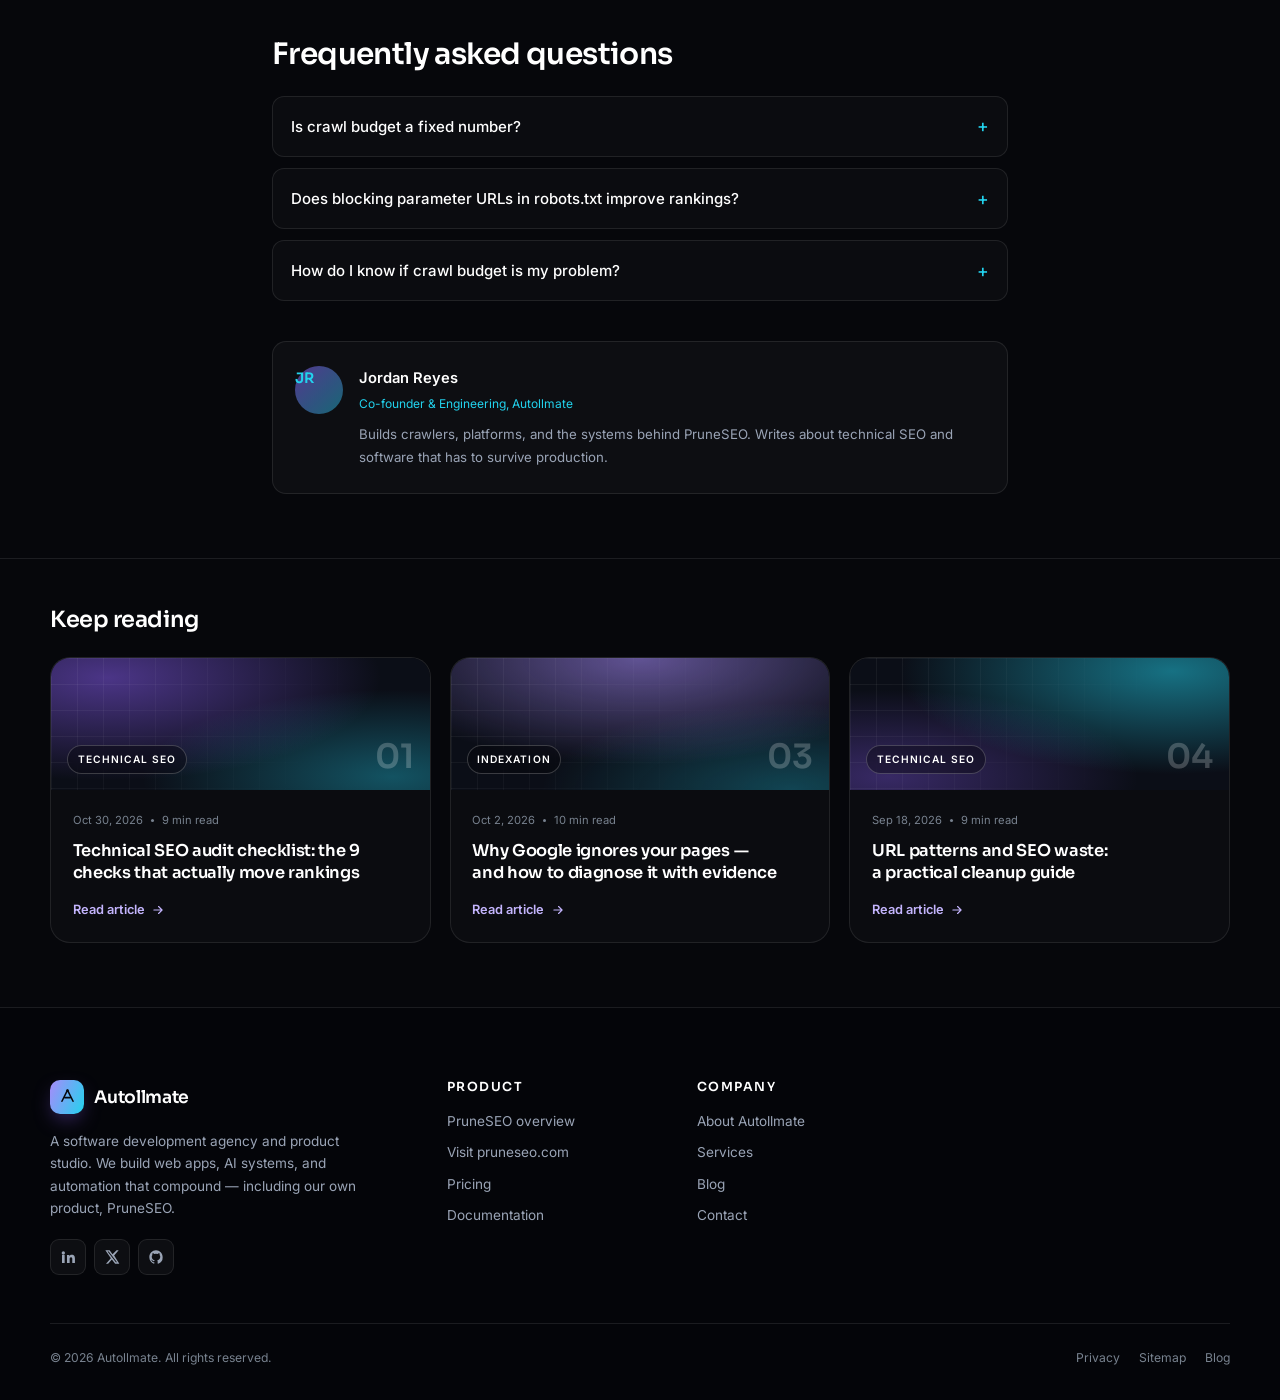
<file: blog/crawl-budget-optimization.html>
<!doctype html>
<html lang="en">
<head>
  <meta charset="utf-8">
  <meta name="viewport" content="width=device-width, initial-scale=1">
  <title>Crawl Budget Optimization: 7 Fixes That Actually Work</title>
  <meta name="description" content="What crawl budget really is, why crawl waste happens, and seven practical fixes for parameter URLs, thin pages, redirects, sitemaps, and internal links.">
  <link rel="canonical" href="https://autollmate.com/blog/crawl-budget-optimization.html">
  <meta name="robots" content="index, follow, max-image-preview:large">
  <meta name="author" content="Jordan Reyes">
  <meta name="theme-color" content="#06070b">

  <meta property="og:type" content="article">
  <meta property="og:site_name" content="Autollmate">
  <meta property="og:locale" content="en_US">
  <meta property="og:title" content="Crawl Budget Optimization: 7 Fixes That Actually Work">
  <meta property="og:description" content="Crawl budget is not a number you can buy. It is the result of how cleanly your URL space is structured. Here is how to clean it up.">
  <meta property="og:url" content="https://autollmate.com/blog/crawl-budget-optimization.html">
  <meta property="og:image" content="https://autollmate.com/assets/img/og-blog-crawl.png">
  <meta property="og:image:width" content="1200">
  <meta property="og:image:height" content="630">
  <meta property="og:image:alt" content="Crawl budget optimization.">
  <meta property="article:published_time" content="2026-10-16T09:00:00+00:00">
  <meta property="article:modified_time" content="2026-11-05T09:00:00+00:00">
  <meta property="article:author" content="Jordan Reyes">
  <meta property="article:section" content="Crawl &amp; Index">
  <meta property="article:tag" content="crawl budget optimization">
  <meta property="article:tag" content="SEO crawl waste">
  <meta property="article:tag" content="indexation">
  <meta name="twitter:card" content="summary_large_image">
  <meta name="twitter:title" content="Crawl Budget Optimization: 7 Fixes That Actually Work">
  <meta name="twitter:description" content="Stop making Google read pages you don't need.">
  <meta name="twitter:image" content="https://autollmate.com/assets/img/og-blog-crawl.png">

  <link rel="icon" href="../assets/img/favicon.svg" type="image/svg+xml">
  <link rel="apple-touch-icon" href="../assets/img/apple-touch-icon.png">
  <link rel="manifest" href="../site.webmanifest">
  <link rel="alternate" type="application/rss+xml" title="Autollmate Blog RSS" href="../feed.xml">
  <link rel="preconnect" href="https://fonts.googleapis.com">
  <link rel="preconnect" href="https://fonts.gstatic.com" crossorigin>
  <link href="https://fonts.googleapis.com/css2?family=Inter:wght@400;500;600&family=Sora:wght@500;600;700&display=swap" rel="stylesheet">
  <link rel="stylesheet" href="../assets/css/styles.css">

  <script type="application/ld+json">
  {
    "@context": "https://schema.org",
    "@graph": [
      {
        "@type": "BlogPosting",
        "@id": "https://autollmate.com/blog/crawl-budget-optimization.html#article",
        "headline": "Crawl Budget Optimization: How to Stop Wasting Google's Attention",
        "description": "What crawl budget really is, why crawl waste happens, and seven practical fixes for parameter URLs, thin pages, redirects, sitemaps, and internal links.",
        "datePublished": "2026-10-16T09:00:00+00:00",
        "dateModified": "2026-11-05T09:00:00+00:00",
        "author": { "@type": "Person", "name": "Jordan Reyes", "jobTitle": "Co-founder & Engineering", "worksFor": { "@id": "https://autollmate.com/#organization" } },
        "publisher": { "@id": "https://autollmate.com/#organization" },
        "image": "https://autollmate.com/assets/img/og-blog-crawl.png",
        "articleSection": "Crawl & Index",
        "keywords": "crawl budget optimization, crawl waste, technical SEO, SEO crawl budget",
        "wordCount": "1150",
        "mainEntityOfPage": { "@type": "WebPage", "@id": "https://autollmate.com/blog/crawl-budget-optimization.html" }
      },
      {
        "@type": "BreadcrumbList",
        "itemListElement": [
          { "@type": "ListItem", "position": 1, "name": "Home", "item": "https://autollmate.com/" },
          { "@type": "ListItem", "position": 2, "name": "Blog", "item": "https://autollmate.com/blog.html" },
          { "@type": "ListItem", "position": 3, "name": "Crawl budget optimization", "item": "https://autollmate.com/blog/crawl-budget-optimization.html" }
        ]
      },
      {
        "@type": "FAQPage",
        "mainEntity": [
          {
            "@type": "Question",
            "name": "Is crawl budget a fixed number?",
            "acceptedAnswer": { "@type": "Answer", "text": "No. Crawl budget is the product of a site's crawl rate limit and crawl demand. It varies with server response times, site health, update frequency, and how many URLs search engines consider worth revisiting. You cannot buy it directly." }
          },
          {
            "@type": "Question",
            "name": "Does blocking parameter URLs in robots.txt improve rankings?",
            "acceptedAnswer": { "@type": "Answer", "text": "Not on its own. Blocking can reduce crawl waste, but it also prevents crawlers from seeing canonicals or noindex tags on those URLs, and it can remove useful facet landing pages. Decide per pattern whether to keep, canonicalise, noindex, or block." }
          },
          {
            "@type": "Question",
            "name": "How do I know if crawl budget is my problem?",
            "acceptedAnswer": { "@type": "Answer", "text": "Look for large URL inventories with low-value patterns, slow server responses, frequent redirects, and important pages that take a long time to be recrawled. Compare crawl stats, server logs, and your crawl inventory before concluding that crawl budget is the cause." }
          }
        ]
      }
    ]
  }
  </script>
</head>
<body>
  <a class="skip-link" href="#main">Skip to content</a>

  <header class="site-header">
    <div class="container">
      <nav class="nav" aria-label="Primary">
        <a class="brand" href="../index.html" aria-label="Autollmate home">
          <span class="brand-mark" aria-hidden="true">
            <svg viewBox="0 0 24 24" fill="none" stroke="currentColor" stroke-width="2" stroke-linecap="round" stroke-linejoin="round"><path d="M5 18 12 4l7 14"/><path d="M8.4 13.4h7.2"/><circle cx="12" cy="4.4" r="1.6" fill="currentColor" stroke="none"/></svg>
          </span>
          <span>Autollmate</span>
        </a>
        <ul class="nav-links" id="primary-nav">
          <li><a href="../products.html">Products</a></li>
          <li><a href="../index.html#services">Services</a></li>
          <li><a href="../blog.html" aria-current="page">Blog</a></li>
          <li><a href="../about.html">About</a></li>
          <li><a href="../contact.html">Contact</a></li>
          <li class="nav-mobile-cta"><a class="btn btn--primary btn--sm" href="../contact.html">Start a project</a></li>
        </ul>
        <a class="btn btn--primary btn--sm nav-cta" href="../contact.html">Start a project
          <svg width="15" height="15" viewBox="0 0 24 24" fill="none" stroke="currentColor" stroke-width="2" stroke-linecap="round" stroke-linejoin="round" aria-hidden="true"><path d="M5 12h14M13 6l6 6-6 6"/></svg>
        </a>
        <button class="nav-toggle" type="button" aria-expanded="false" aria-controls="primary-nav" aria-label="Toggle navigation">
          <span></span><span></span><span></span>
        </button>
      </nav>
    </div>
  </header>

  <main id="main">
    <article>
      <header class="article-hero">
        <div class="container">
          <ol class="breadcrumbs">
            <li><a href="../index.html">Home</a></li>
            <li><a href="../blog.html">Blog</a></li>
            <li>Crawl budget optimization</li>
          </ol>
          <span class="eyebrow">Crawl &amp; Index</span>
          <h1>Crawl budget optimization: stop making Google read pages you don't need</h1>
          <div class="article-meta">
            <span class="pill">Guide</span>
            <span>Jordan Reyes</span>
            <span class="dot"></span>
            <time datetime="2026-10-16">October 16, 2026</time>
            <span class="dot"></span>
            <span>8 min read</span>
          </div>
          <div class="article-cover post-thumb--2" aria-hidden="true">
            <span>Make every crawl count.</span>
          </div>
        </div>
      </header>

      <div class="article-body">
        <div class="container">
          <div class="prose">
            <p>Crawl budget is one of the most misunderstood ideas in technical SEO. It is not a quota you can request, and it is not a single number in a dashboard. It is the practical result of two things: how fast a search engine is willing to crawl your server, and how much it wants to revisit the URLs it knows about. You influence both — mostly by making your URL space smaller, cleaner, and more obviously valuable.</p>

            <p>If your site has 200 pages and loads in 300ms, crawl budget is not your problem. If it has 180,000 URLs, most of them filters and stale variants, and a new product takes three weeks to get recrawled, it probably is.</p>

            <nav class="toc" aria-label="Table of contents">
              <strong>On this page</strong>
              <ol>
                <li><a href="#what-it-is">What crawl budget actually is</a></li>
                <li><a href="#waste">What creates crawl waste</a></li>
                <li><a href="#measure">Measure before you fix</a></li>
                <li><a href="#fixes">Seven fixes that work</a></li>
                <li><a href="#avoid">What not to do</a></li>
                <li><a href="#loop">A repeatable monthly loop</a></li>
              </ol>
            </nav>

            <h2 id="what-it-is">What crawl budget actually is</h2>
            <p>Search engines describe crawl budget as the combination of a <strong>crawl rate limit</strong> — how many simultaneous requests your server can handle without degrading — and <strong>crawl demand</strong> — how much the engine wants to crawl and recrawl your URLs. A fast, stable server raises the limit. Useful, frequently updated, well-linked pages raise demand.</p>
            <p>Two implications follow. First, performance is an SEO feature: slow responses throttle crawling. Second, publishing more URLs is not free. Every low-value URL you expose competes for the same finite attention as the pages that pay the bills.</p>

            <h2 id="waste">What creates crawl waste</h2>
            <p>The usual sources are structural, not content-level:</p>
            <ul>
              <li><strong>Faceted navigation.</strong> Filters, sort orders, and view modes multiply a single category into hundreds of URLs.</li>
              <li><strong>Pagination and archives.</strong> Deep page numbers and date archives that nobody links to or searches for.</li>
              <li><strong>Tracking and session parameters.</strong> URLs that exist only to carry analytics or state.</li>
              <li><strong>Thin tag and author pages.</strong> Auto-generated combinations with one item each.</li>
              <li><strong>Stale variants.</strong> Old product IDs, discontinued colourways, and expired promotions that still return 200.</li>
              <li><strong>Soft 404s.</strong> Pages that technically resolve but show no meaningful content.</li>
              <li><strong>Redirect chains.</strong> Each hop is another request spent on a URL that no longer exists.</li>
            </ul>

            <h2 id="measure">Measure before you fix</h2>
            <p>Do not start blocking things because a blog post said so. Establish the baseline:</p>
            <ol>
              <li><strong>Count and cluster.</strong> Crawl the site and group URLs by path shape, parameter set, and status family. This is the single most useful view of crawl waste.</li>
              <li><strong>Read server logs.</strong> See which patterns search engines actually request, how often, and which return 200, 301, or 404.</li>
              <li><strong>Check crawl stats.</strong> Where available, trends in response time and host load tell you whether the crawl rate limit is being hit.</li>
              <li><strong>Time-to-reindex.</strong> Publish or change a key page, then track how long until it is recrawled. That delay is your practical budget signal.</li>
            </ol>

            <h2 id="fixes">Seven fixes that work</h2>
            <h3>1. Shrink the URL space</h3>
            <p>The best crawl budget optimisation is fewer URLs. Stop generating combinations that no human would search for, retire stale variants with a 410 or a redirect to the closest equivalent, and remove empty tag pages from internal linking.</p>

            <h3>2. Decide per pattern, not per URL</h3>
            <p>For each pattern, choose an intent: keep and index, canonicalise to a parent, <code>noindex</code> but allow crawling, or block entirely. A consistent pattern-level decision is maintainable; a list of 4,000 individual exceptions is not.</p>

            <h3>3. Use robots.txt for crawl control, not deindexing</h3>
            <p>If a pattern has no value and never will, blocking it in <code>robots.txt</code> stops requests. But blocked URLs can still be indexed if linked, and crawlers cannot see canonical or noindex tags they are not allowed to fetch. Use it for genuine crawl control, not as a deindexing tool.</p>

            <h3>4. Canonicalise deliberately</h3>
            <p>Canonical tags consolidate signals, but they do not stop a crawler from fetching the duplicate. If the duplicate is expensive and worthless, blocking plus consolidation is often better than a canonical alone. Never mix conflicting signals.</p>

            <h3>5. Keep sitemaps clean</h3>
            <p>Sitemaps should contain canonical, indexable, 200 URLs only. Redirects, 404s, and noindex pages in a sitemap are explicit invitations to waste attention. Validate sitemap URLs against your crawl inventory after every template change.</p>

            <h3>6. Fix internal linking</h3>
            <p>Crawl priority follows links. If every filter combination is linked in navigation, you are telling search engines they all matter. Link to the pages you want ranked, and remove repetitive links to low-value URL patterns.</p>

            <h3>7. Make the server fast and stable</h3>
            <p>Improve time to first byte, cache aggressively at the edge, and avoid serving 500s or long redirect chains under load. A site that responds quickly and predictably earns a higher crawl rate.</p>

            <h2 id="avoid">What not to do</h2>
            <ul>
              <li><strong>Don't blanket-disallow all parameters.</strong> You will lose legitimate landing pages and the link equity flowing through them.</li>
              <li><strong>Don't block CSS or JavaScript.</strong> Search engines need them to render the page.</li>
              <li><strong>Don't combine noindex with disallow.</strong> A blocked page cannot pass the noindex message along.</li>
              <li><strong>Don't assume a low crawl rate is sabotage.</strong> Slow servers and thin content are far more common causes.</li>
            </ul>

            <div class="callout">
              <strong>Try this first</strong>
              Group your crawl by URL pattern and sort by URL count. Fix the two largest low-value patterns before touching anything else. In most audits, that alone removes the majority of waste.
            </div>

            <h2 id="loop">A repeatable monthly loop</h2>
            <p>Crawl waste grows back. New filters, campaign parameters, and archived content appear every month. Treat it as maintenance:</p>
            <ol>
              <li>Crawl and group by pattern.</li>
              <li>Compare with last month's crawl.</li>
              <li>Find patterns that grew without adding value.</li>
              <li>Apply one fix and record the expected effect.</li>
              <li>Re-crawl and compare by pattern, not by total count.</li>
            </ol>
            <p>That loop is exactly what we built <a href="https://pruneseo.com" target="_blank" rel="noopener noreferrer">PruneSEO</a> to support: crawl, cluster, prioritise, and compare over time. If you want the broader checklist these fixes sit inside, read our <a href="technical-seo-audit-checklist.html">technical SEO audit checklist</a>.</p>

            <h2>Frequently asked questions</h2>
            <div class="faq">
              <details class="faq-item">
                <summary>Is crawl budget a fixed number?</summary>
                <p>No. Crawl budget is the product of a site's crawl rate limit and crawl demand. It varies with server response times, site health, update frequency, and how many URLs search engines consider worth revisiting. You cannot buy it directly.</p>
              </details>
              <details class="faq-item">
                <summary>Does blocking parameter URLs in robots.txt improve rankings?</summary>
                <p>Not on its own. Blocking can reduce crawl waste, but it also prevents crawlers from seeing canonicals or noindex tags on those URLs, and it can remove useful facet landing pages. Decide per pattern whether to keep, canonicalise, noindex, or block.</p>
              </details>
              <details class="faq-item">
                <summary>How do I know if crawl budget is my problem?</summary>
                <p>Look for large URL inventories with low-value patterns, slow server responses, frequent redirects, and important pages that take a long time to be recrawled. Compare crawl stats, server logs, and your crawl inventory before concluding that crawl budget is the cause.</p>
              </details>
            </div>

            <div class="author-card">
              <span class="avatar" aria-hidden="true">JR</span>
              <div>
                <strong>Jordan Reyes</strong>
                <span>Co-founder &amp; Engineering, Autollmate</span>
                <p>Builds crawlers, platforms, and the systems behind PruneSEO. Writes about technical SEO and software that has to survive production.</p>
              </div>
            </div>
          </div>
        </div>
      </div>
    </article>

    <section class="related">
      <div class="container">
        <h2>Keep reading</h2>
        <div class="blog-grid">
          <article class="post-card">
            <div class="post-thumb"><span class="post-cat">Technical SEO</span><span class="post-index">01</span></div>
            <div class="post-body">
              <div class="post-meta"><time datetime="2026-10-30">Oct 30, 2026</time><span class="dot"></span><span>9 min read</span></div>
              <h3 class="post-title"><a href="technical-seo-audit-checklist.html">Technical SEO audit checklist: the 9 checks that actually move rankings</a></h3>
              <a class="link-arrow" href="technical-seo-audit-checklist.html">Read article
                <svg width="14" height="14" viewBox="0 0 24 24" fill="none" stroke="currentColor" stroke-width="2" stroke-linecap="round" stroke-linejoin="round" aria-hidden="true"><path d="M5 12h14M13 6l6 6-6 6"/></svg>
              </a>
            </div>
          </article>
          <article class="post-card">
            <div class="post-thumb post-thumb--3"><span class="post-cat">Indexation</span><span class="post-index">03</span></div>
            <div class="post-body">
              <div class="post-meta"><time datetime="2026-10-02">Oct 2, 2026</time><span class="dot"></span><span>10 min read</span></div>
              <h3 class="post-title"><a href="why-google-ignores-pages.html">Why Google ignores your pages — and how to diagnose it with evidence</a></h3>
              <a class="link-arrow" href="why-google-ignores-pages.html">Read article
                <svg width="14" height="14" viewBox="0 0 24 24" fill="none" stroke="currentColor" stroke-width="2" stroke-linecap="round" stroke-linejoin="round" aria-hidden="true"><path d="M5 12h14M13 6l6 6-6 6"/></svg>
              </a>
            </div>
          </article>
          <article class="post-card">
            <div class="post-thumb post-thumb--2"><span class="post-cat">Technical SEO</span><span class="post-index">04</span></div>
            <div class="post-body">
              <div class="post-meta"><time datetime="2026-09-18">Sep 18, 2026</time><span class="dot"></span><span>9 min read</span></div>
              <h3 class="post-title"><a href="url-patterns-seo-waste.html">URL patterns and SEO waste: a practical cleanup guide</a></h3>
              <a class="link-arrow" href="url-patterns-seo-waste.html">Read article
                <svg width="14" height="14" viewBox="0 0 24 24" fill="none" stroke="currentColor" stroke-width="2" stroke-linecap="round" stroke-linejoin="round" aria-hidden="true"><path d="M5 12h14M13 6l6 6-6 6"/></svg>
              </a>
            </div>
          </article>
        </div>
      </div>
    </section>
  </main>

  <footer class="site-footer">
    <div class="container">
      <div class="footer-grid">
        <div class="footer-brand">
          <a class="brand" href="../index.html" aria-label="Autollmate home">
            <span class="brand-mark" aria-hidden="true">
              <svg viewBox="0 0 24 24" fill="none" stroke="currentColor" stroke-width="2" stroke-linecap="round" stroke-linejoin="round"><path d="M5 18 12 4l7 14"/><path d="M8.4 13.4h7.2"/><circle cx="12" cy="4.4" r="1.6" fill="currentColor" stroke="none"/></svg>
            </span>
            <span>Autollmate</span>
          </a>
          <p>A software development agency and product studio. We build web apps, AI systems, and automation that compound — including our own product, PruneSEO.</p>
          <div class="socials">
            <a href="https://www.linkedin.com/company/autollmate" target="_blank" rel="noopener noreferrer" aria-label="Autollmate on LinkedIn">
              <svg viewBox="0 0 24 24" fill="currentColor" aria-hidden="true"><path d="M4.98 3.5a2.5 2.5 0 1 1 0 5 2.5 2.5 0 0 1 0-5ZM3 9h4v12H3V9Zm7 0h3.8v1.7h.05c.53-1 1.83-2.05 3.77-2.05 4.03 0 4.78 2.65 4.78 6.1V21h-4v-5.5c0-1.3-.02-3-1.83-3-1.83 0-2.1 1.43-2.1 2.9V21h-4V9Z"/></svg>
            </a>
            <a href="https://x.com/autollmate" target="_blank" rel="noopener noreferrer" aria-label="Autollmate on X">
              <svg viewBox="0 0 24 24" fill="currentColor" aria-hidden="true"><path d="M18.9 2H22l-6.8 7.8L23 22h-6.3l-4.9-6.4L6.2 22H3l7.3-8.3L2 2h6.4l4.4 5.8L18.9 2Zm-1.1 18h1.7L7.1 3.9H5.3L17.8 20Z"/></svg>
            </a>
            <a href="https://github.com/autollmate" target="_blank" rel="noopener noreferrer" aria-label="Autollmate on GitHub">
              <svg viewBox="0 0 24 24" fill="currentColor" aria-hidden="true"><path d="M12 2C6.48 2 2 6.58 2 12.26c0 4.53 2.87 8.37 6.84 9.73.5.09.68-.22.68-.49 0-.24-.01-.88-.01-1.73-2.78.62-3.37-1.37-3.37-1.37-.45-1.18-1.11-1.5-1.11-1.5-.91-.63.07-.62.07-.62 1 .07 1.53 1.05 1.53 1.05.89 1.56 2.34 1.11 2.91.85.09-.66.35-1.11.63-1.37-2.22-.26-4.56-1.14-4.56-5.07 0-1.12.39-2.03 1.03-2.75-.1-.26-.45-1.3.1-2.71 0 0 .84-.28 2.75 1.05a9.36 9.36 0 0 1 5 0c1.91-1.33 2.75-1.05 2.75-1.05.55 1.41.2 2.45.1 2.71.64.72 1.03 1.63 1.03 2.75 0 3.94-2.34 4.81-4.57 5.06.36.32.68.94.68 1.9 0 1.37-.01 2.47-.01 2.81 0 .27.18.58.69.48A10.02 10.02 0 0 0 22 12.26C22 6.58 17.52 2 12 2Z"/></svg>
            </a>
          </div>
        </div>
        <div>
          <h2 class="footer-heading">Product</h2>
          <ul class="footer-links">
            <li><a href="../products.html">PruneSEO overview</a></li>
            <li><a href="https://pruneseo.com" target="_blank" rel="noopener noreferrer">Visit pruneseo.com</a></li>
            <li><a href="https://pruneseo.com/#pricing" target="_blank" rel="noopener noreferrer">Pricing</a></li>
            <li><a href="https://docs.pruneseo.com" target="_blank" rel="noopener noreferrer">Documentation</a></li>
          </ul>
        </div>
        <div>
          <h2 class="footer-heading">Company</h2>
          <ul class="footer-links">
            <li><a href="../about.html">About Autollmate</a></li>
            <li><a href="../index.html#services">Services</a></li>
            <li><a href="../blog.html">Blog</a></li>
            <li><a href="../contact.html">Contact</a></li>
          </ul>
        </div>
        <!-- <div class="newsletter">
          <h2 class="footer-heading">The Automation Brief</h2>
          <p>One useful idea on product engineering, technical SEO, or automation. Twice a month.</p>
          <form data-mock-submit data-success="You're on the list. Look out for the next brief.">
            <div class="input-row">
              <label class="sr-only" for="newsletter-email">Email address</label>
              <input id="newsletter-email" type="email" name="email" placeholder="you@company.com" autocomplete="email" required>
              <button class="btn btn--primary btn--sm" type="submit">Join</button>
            </div>
            <div class="form-status" hidden></div>
          </form>
          <small>No spam. Unsubscribe anytime.</small>
        </div> -->
      </div>
      <div class="footer-bottom">
        <p>&copy; <span data-year>2026</span> Autollmate. All rights reserved.</p>
        <ul>
          <li><a href="../privacy-policy.html">Privacy</a></li>
          <li><a href="../sitemap.xml">Sitemap</a></li>
          <li><a href="../blog.html">Blog</a></li>
        </ul>
      </div>
    </div>
  </footer>

  <script src="../assets/js/main.js" defer></script>
</body>
</html>
</file>
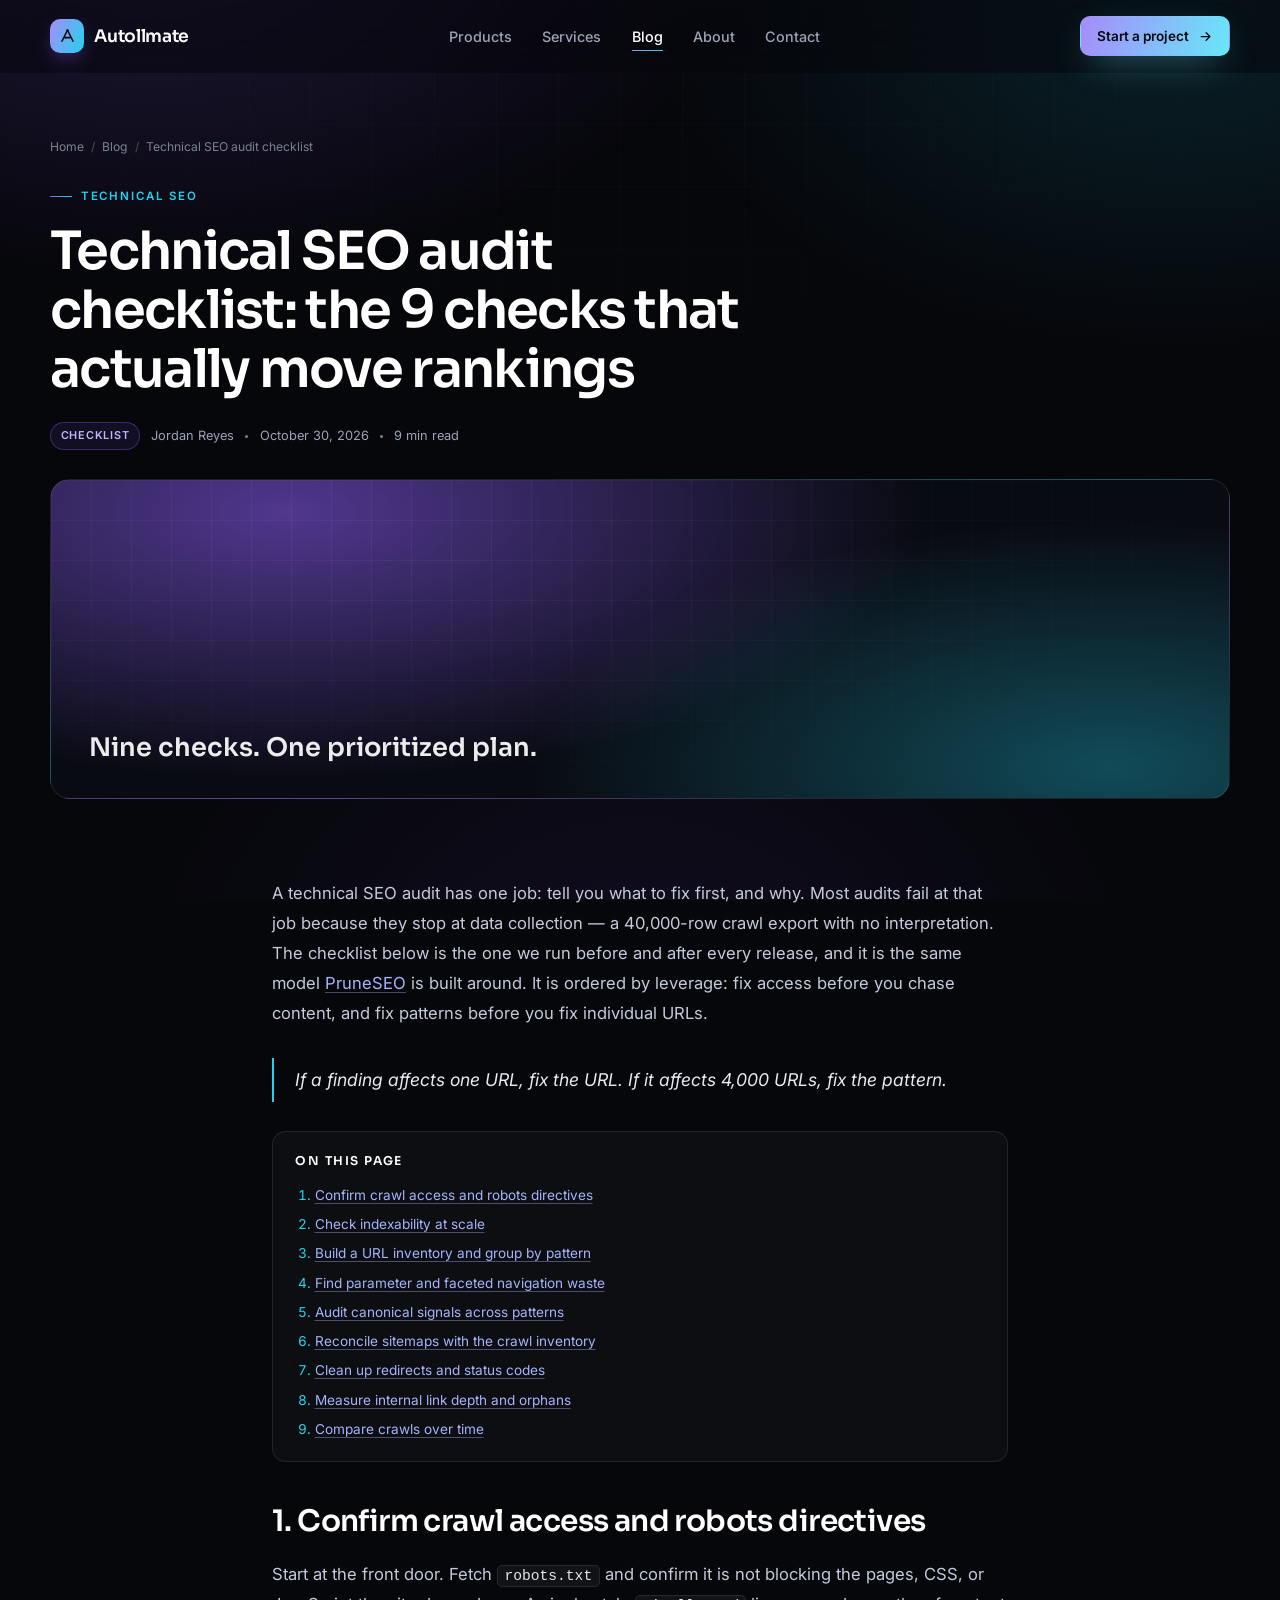
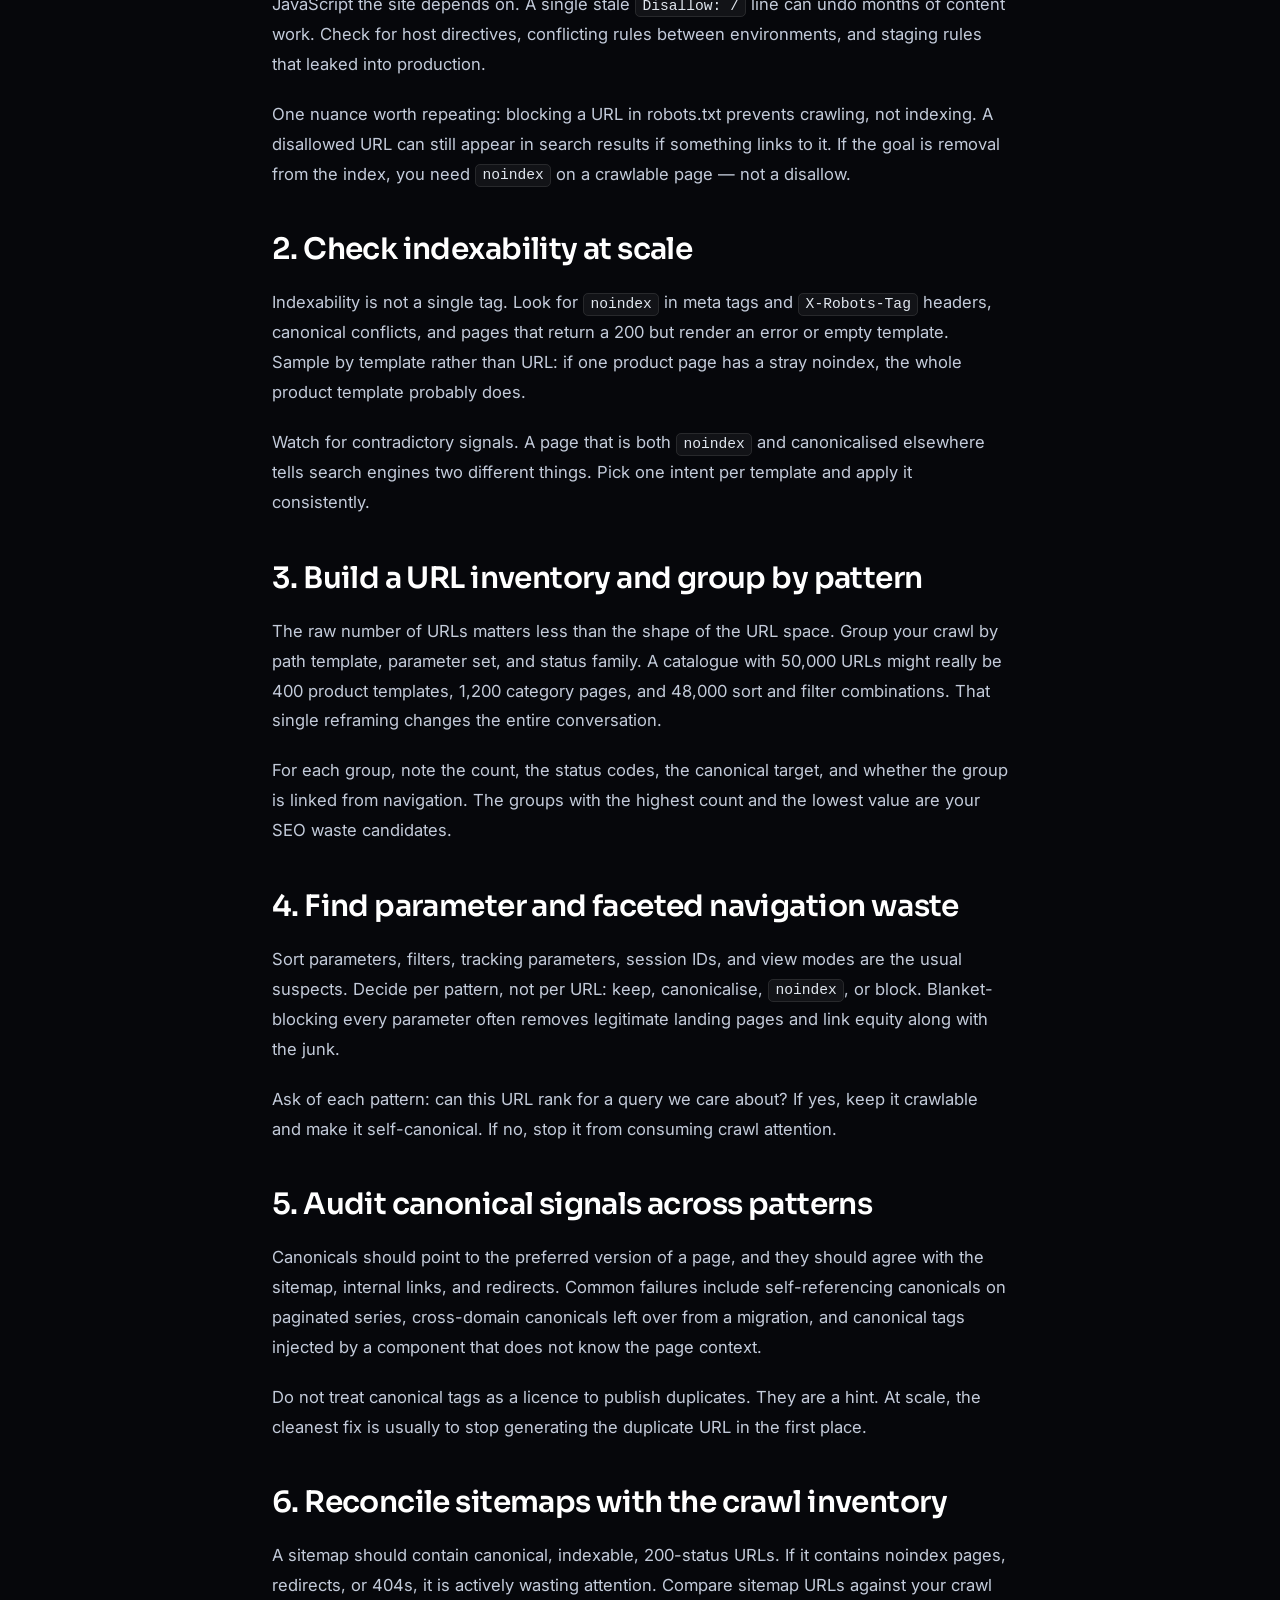
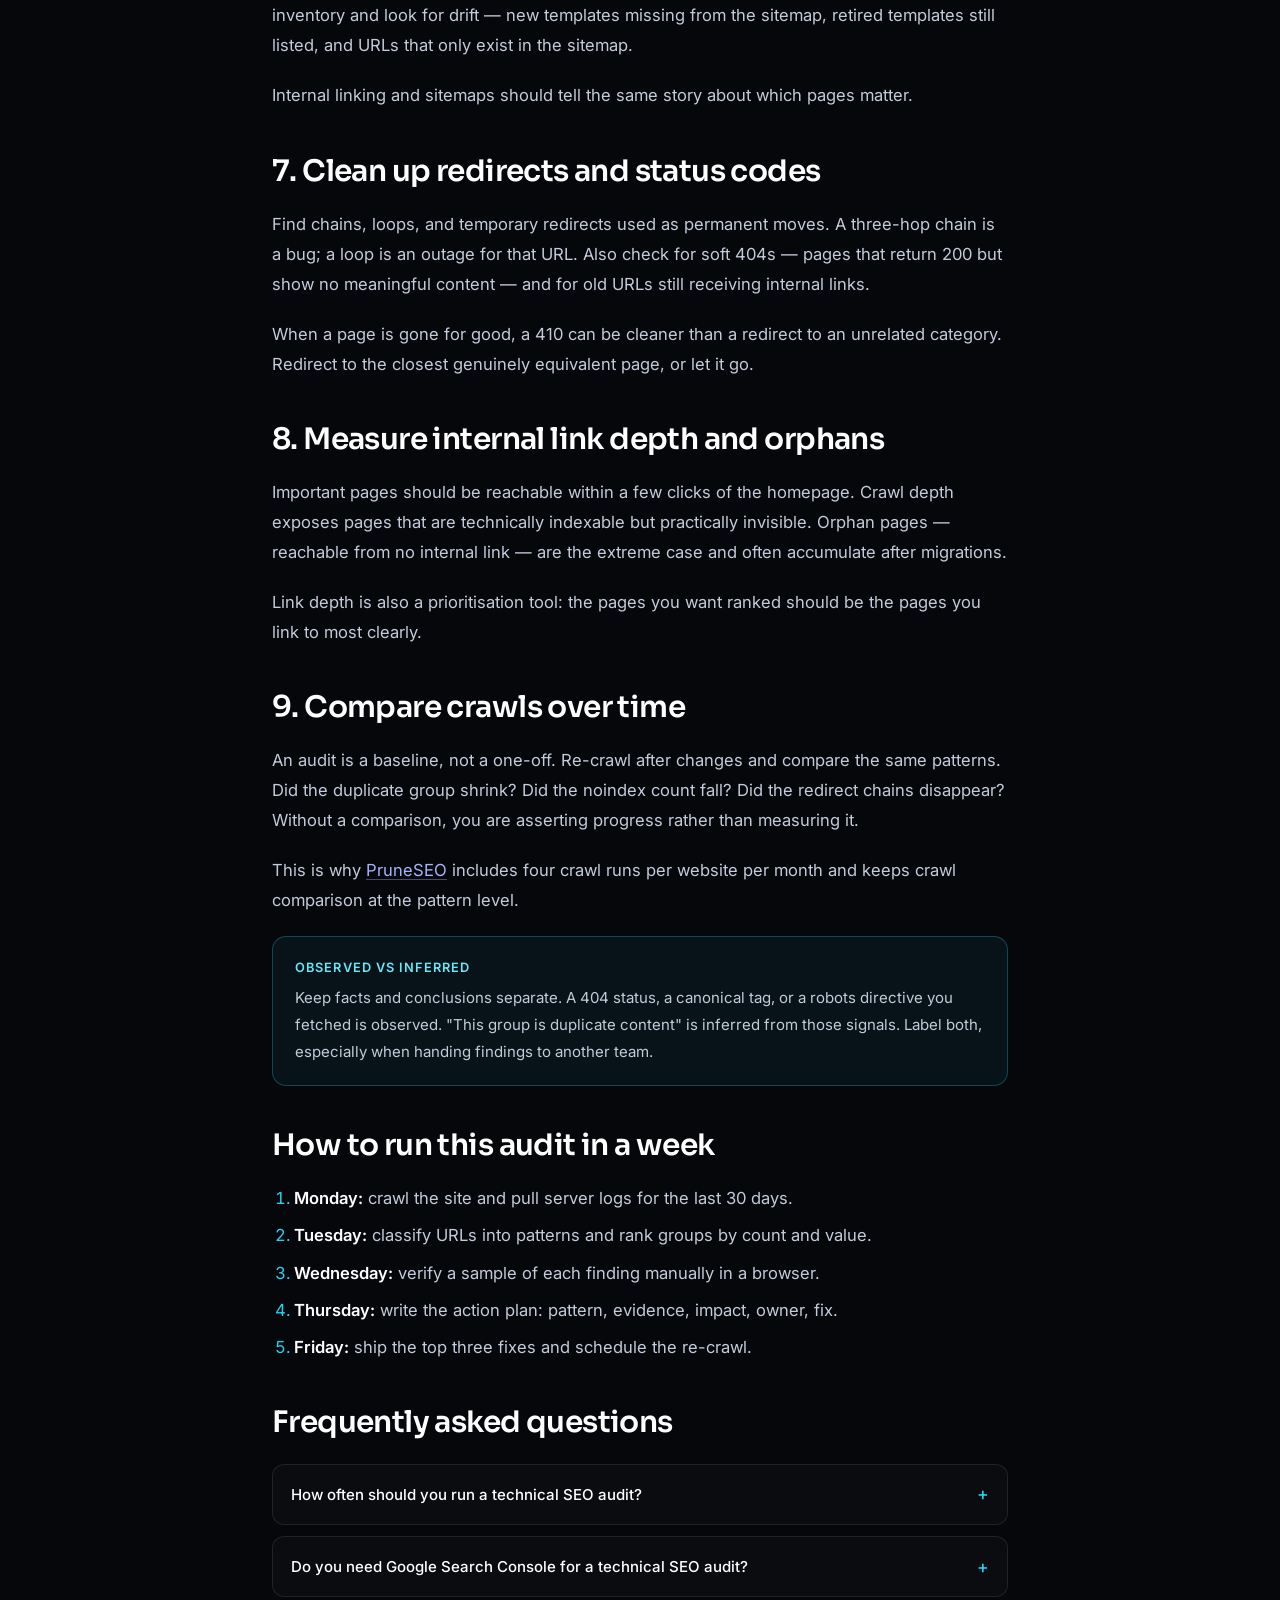
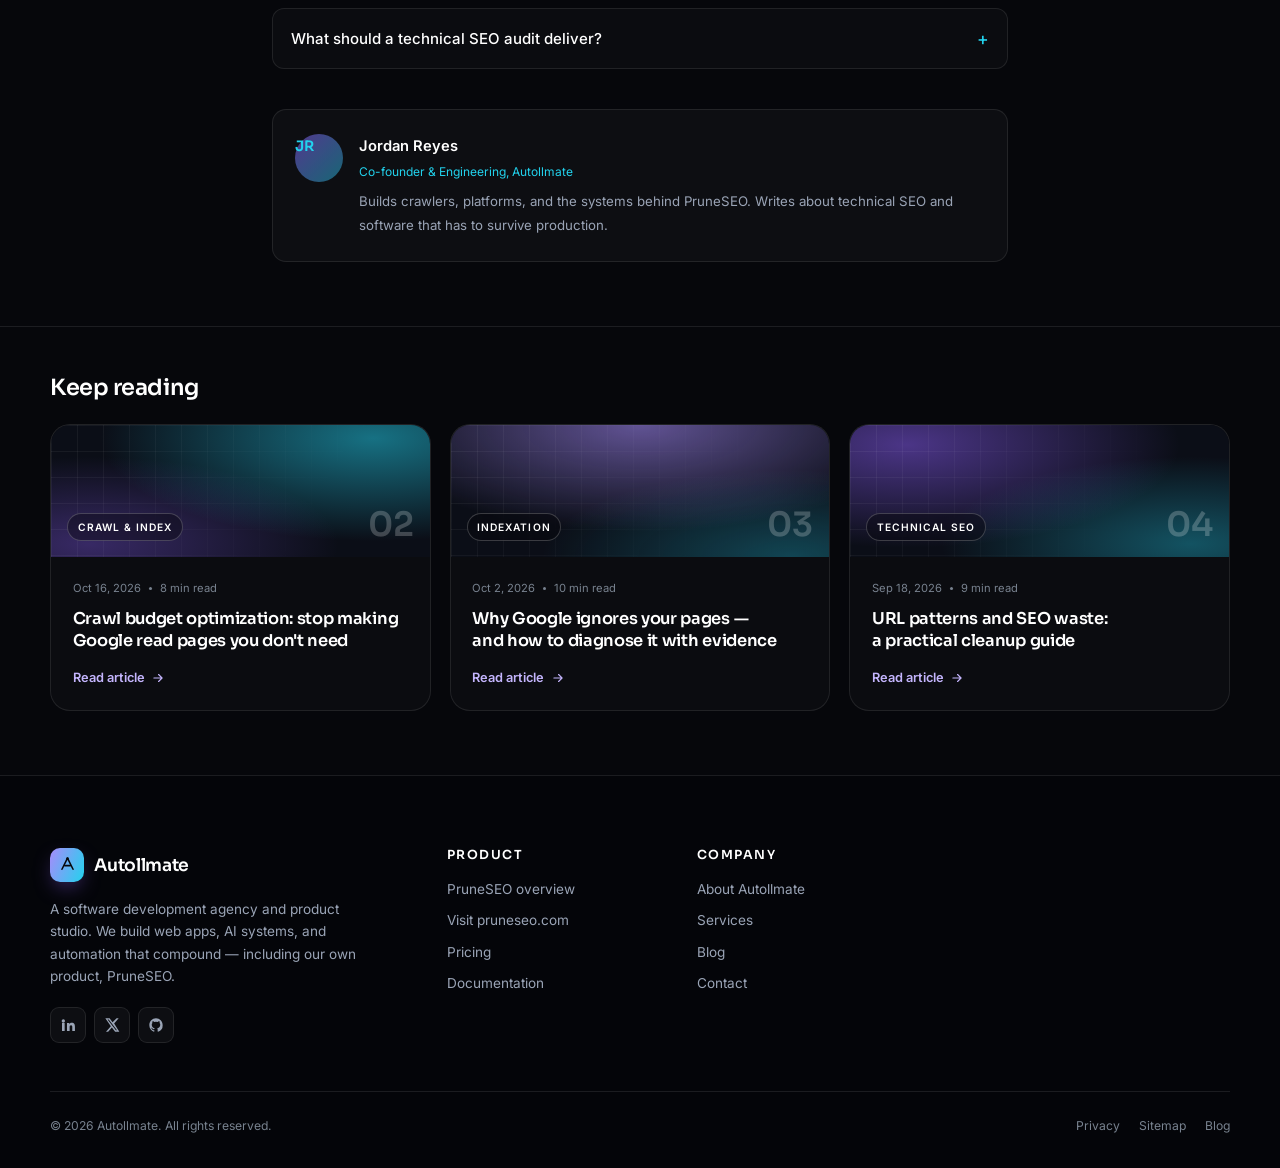
<file: blog/technical-seo-audit-checklist.html>
<!doctype html>
<html lang="en">
<head>
  <meta charset="utf-8">
  <meta name="viewport" content="width=device-width, initial-scale=1">
  <title>Technical SEO Audit Checklist: 9 Checks That Matter (2026)</title>
  <meta name="description" content="A crawl-first technical SEO audit checklist: indexation blockers, URL pattern waste, canonicals, redirects, orphan pages, and how to measure what changed.">
  <link rel="canonical" href="https://autollmate.com/blog/technical-seo-audit-checklist.html">
  <meta name="robots" content="index, follow, max-image-preview:large">
  <meta name="author" content="Jordan Reyes">
  <meta name="theme-color" content="#06070b">

  <meta property="og:type" content="article">
  <meta property="og:site_name" content="Autollmate">
  <meta property="og:locale" content="en_US">
  <meta property="og:title" content="Technical SEO Audit Checklist: 9 Checks That Matter (2026)">
  <meta property="og:description" content="A crawl-first checklist for finding indexation blockers, crawl waste, and duplicate URL patterns — without drowning in a 40,000-row export.">
  <meta property="og:url" content="https://autollmate.com/blog/technical-seo-audit-checklist.html">
  <meta property="og:image" content="https://autollmate.com/assets/img/og-blog-audit.png">
  <meta property="og:image:width" content="1200">
  <meta property="og:image:height" content="630">
  <meta property="og:image:alt" content="Technical SEO audit checklist.">
  <meta property="article:published_time" content="2026-10-30T09:00:00+00:00">
  <meta property="article:modified_time" content="2026-11-05T09:00:00+00:00">
  <meta property="article:author" content="Jordan Reyes">
  <meta property="article:section" content="Technical SEO">
  <meta property="article:tag" content="technical SEO audit">
  <meta property="article:tag" content="indexation">
  <meta property="article:tag" content="crawl analysis">
  <meta name="twitter:card" content="summary_large_image">
  <meta name="twitter:title" content="Technical SEO Audit Checklist: 9 Checks That Matter">
  <meta name="twitter:description" content="A crawl-first checklist for indexation, URL patterns, and crawl waste.">
  <meta name="twitter:image" content="https://autollmate.com/assets/img/og-blog-audit.png">

  <link rel="icon" href="../assets/img/favicon.svg" type="image/svg+xml">
  <link rel="apple-touch-icon" href="../assets/img/apple-touch-icon.png">
  <link rel="manifest" href="../site.webmanifest">
  <link rel="alternate" type="application/rss+xml" title="Autollmate Blog RSS" href="../feed.xml">
  <link rel="preconnect" href="https://fonts.googleapis.com">
  <link rel="preconnect" href="https://fonts.gstatic.com" crossorigin>
  <link href="https://fonts.googleapis.com/css2?family=Inter:wght@400;500;600&family=Sora:wght@500;600;700&display=swap" rel="stylesheet">
  <link rel="stylesheet" href="../assets/css/styles.css">

  <script type="application/ld+json">
  {
    "@context": "https://schema.org",
    "@graph": [
      {
        "@type": "BlogPosting",
        "@id": "https://autollmate.com/blog/technical-seo-audit-checklist.html#article",
        "headline": "Technical SEO Audit Checklist: 9 Checks That Actually Move Rankings",
        "description": "A crawl-first technical SEO audit checklist covering indexation blockers, URL pattern waste, canonicals, redirects, orphan pages, and crawl comparison.",
        "datePublished": "2026-10-30T09:00:00+00:00",
        "dateModified": "2026-11-05T09:00:00+00:00",
        "author": { "@type": "Person", "name": "Jordan Reyes", "jobTitle": "Co-founder & Engineering", "worksFor": { "@id": "https://autollmate.com/#organization" } },
        "publisher": { "@id": "https://autollmate.com/#organization" },
        "image": "https://autollmate.com/assets/img/og-blog-audit.png",
        "articleSection": "Technical SEO",
        "keywords": "technical SEO audit, indexation audit, crawl analysis, SEO checklist",
        "wordCount": "1200",
        "mainEntityOfPage": { "@type": "WebPage", "@id": "https://autollmate.com/blog/technical-seo-audit-checklist.html" }
      },
      {
        "@type": "BreadcrumbList",
        "itemListElement": [
          { "@type": "ListItem", "position": 1, "name": "Home", "item": "https://autollmate.com/" },
          { "@type": "ListItem", "position": 2, "name": "Blog", "item": "https://autollmate.com/blog.html" },
          { "@type": "ListItem", "position": 3, "name": "Technical SEO audit checklist", "item": "https://autollmate.com/blog/technical-seo-audit-checklist.html" }
        ]
      },
      {
        "@type": "FAQPage",
        "mainEntity": [
          {
            "@type": "Question",
            "name": "How often should you run a technical SEO audit?",
            "acceptedAnswer": { "@type": "Answer", "text": "Run a full audit quarterly, and a focused crawl after any major release, migration, or template change. Large sites with frequent publishing benefit from a monthly crawl comparison." }
          },
          {
            "@type": "Question",
            "name": "Do you need Google Search Console for a technical SEO audit?",
            "acceptedAnswer": { "@type": "Answer", "text": "No. A crawl-first audit can find access, indexability, canonical, redirect, and internal-link issues without Search Console. Search Console adds useful coverage and impression data, but it should not be the only evidence source." }
          },
          {
            "@type": "Question",
            "name": "What should a technical SEO audit deliver?",
            "acceptedAnswer": { "@type": "Answer", "text": "A prioritized list of fixes grouped by URL pattern, each with observed evidence, the affected URL count, a severity, and a suggested action. A raw crawl export is not an audit." }
          }
        ]
      }
    ]
  }
  </script>
</head>
<body>
  <a class="skip-link" href="#main">Skip to content</a>

  <header class="site-header">
    <div class="container">
      <nav class="nav" aria-label="Primary">
        <a class="brand" href="../index.html" aria-label="Autollmate home">
          <span class="brand-mark" aria-hidden="true">
            <svg viewBox="0 0 24 24" fill="none" stroke="currentColor" stroke-width="2" stroke-linecap="round" stroke-linejoin="round"><path d="M5 18 12 4l7 14"/><path d="M8.4 13.4h7.2"/><circle cx="12" cy="4.4" r="1.6" fill="currentColor" stroke="none"/></svg>
          </span>
          <span>Autollmate</span>
        </a>
        <ul class="nav-links" id="primary-nav">
          <li><a href="../products.html">Products</a></li>
          <li><a href="../index.html#services">Services</a></li>
          <li><a href="../blog.html" aria-current="page">Blog</a></li>
          <li><a href="../about.html">About</a></li>
          <li><a href="../contact.html">Contact</a></li>
          <li class="nav-mobile-cta"><a class="btn btn--primary btn--sm" href="../contact.html">Start a project</a></li>
        </ul>
        <a class="btn btn--primary btn--sm nav-cta" href="../contact.html">Start a project
          <svg width="15" height="15" viewBox="0 0 24 24" fill="none" stroke="currentColor" stroke-width="2" stroke-linecap="round" stroke-linejoin="round" aria-hidden="true"><path d="M5 12h14M13 6l6 6-6 6"/></svg>
        </a>
        <button class="nav-toggle" type="button" aria-expanded="false" aria-controls="primary-nav" aria-label="Toggle navigation">
          <span></span><span></span><span></span>
        </button>
      </nav>
    </div>
  </header>

  <main id="main">
    <article>
      <header class="article-hero">
        <div class="container">
          <ol class="breadcrumbs">
            <li><a href="../index.html">Home</a></li>
            <li><a href="../blog.html">Blog</a></li>
            <li>Technical SEO audit checklist</li>
          </ol>
          <span class="eyebrow">Technical SEO</span>
          <h1>Technical SEO audit checklist: the 9 checks that actually move rankings</h1>
          <div class="article-meta">
            <span class="pill">Checklist</span>
            <span>Jordan Reyes</span>
            <span class="dot"></span>
            <time datetime="2026-10-30">October 30, 2026</time>
            <span class="dot"></span>
            <span>9 min read</span>
          </div>
          <div class="article-cover" aria-hidden="true">
            <span>Nine checks. One prioritized plan.</span>
          </div>
        </div>
      </header>

      <div class="article-body">
        <div class="container">
          <div class="prose">
            <p>A technical SEO audit has one job: tell you what to fix first, and why. Most audits fail at that job because they stop at data collection — a 40,000-row crawl export with no interpretation. The checklist below is the one we run before and after every release, and it is the same model <a href="../products.html">PruneSEO</a> is built around. It is ordered by leverage: fix access before you chase content, and fix patterns before you fix individual URLs.</p>

            <blockquote><p>If a finding affects one URL, fix the URL. If it affects 4,000 URLs, fix the pattern.</p></blockquote>

            <nav class="toc" aria-label="Table of contents">
              <strong>On this page</strong>
              <ol>
                <li><a href="#crawl-access">Confirm crawl access and robots directives</a></li>
                <li><a href="#indexability">Check indexability at scale</a></li>
                <li><a href="#url-inventory">Build a URL inventory and group by pattern</a></li>
                <li><a href="#parameters">Find parameter and faceted navigation waste</a></li>
                <li><a href="#canonicals">Audit canonical signals across patterns</a></li>
                <li><a href="#sitemaps">Reconcile sitemaps with the crawl inventory</a></li>
                <li><a href="#redirects">Clean up redirects and status codes</a></li>
                <li><a href="#links">Measure internal link depth and orphans</a></li>
                <li><a href="#compare">Compare crawls over time</a></li>
              </ol>
            </nav>

            <h2 id="crawl-access">1. Confirm crawl access and robots directives</h2>
            <p>Start at the front door. Fetch <code>robots.txt</code> and confirm it is not blocking the pages, CSS, or JavaScript the site depends on. A single stale <code>Disallow: /</code> line can undo months of content work. Check for host directives, conflicting rules between environments, and staging rules that leaked into production.</p>
            <p>One nuance worth repeating: blocking a URL in robots.txt prevents crawling, not indexing. A disallowed URL can still appear in search results if something links to it. If the goal is removal from the index, you need <code>noindex</code> on a crawlable page — not a disallow.</p>

            <h2 id="indexability">2. Check indexability at scale</h2>
            <p>Indexability is not a single tag. Look for <code>noindex</code> in meta tags and <code>X-Robots-Tag</code> headers, canonical conflicts, and pages that return a 200 but render an error or empty template. Sample by template rather than URL: if one product page has a stray noindex, the whole product template probably does.</p>
            <p>Watch for contradictory signals. A page that is both <code>noindex</code> and canonicalised elsewhere tells search engines two different things. Pick one intent per template and apply it consistently.</p>

            <h2 id="url-inventory">3. Build a URL inventory and group by pattern</h2>
            <p>The raw number of URLs matters less than the shape of the URL space. Group your crawl by path template, parameter set, and status family. A catalogue with 50,000 URLs might really be 400 product templates, 1,200 category pages, and 48,000 sort and filter combinations. That single reframing changes the entire conversation.</p>
            <p>For each group, note the count, the status codes, the canonical target, and whether the group is linked from navigation. The groups with the highest count and the lowest value are your SEO waste candidates.</p>

            <h2 id="parameters">4. Find parameter and faceted navigation waste</h2>
            <p>Sort parameters, filters, tracking parameters, session IDs, and view modes are the usual suspects. Decide per pattern, not per URL: keep, canonicalise, <code>noindex</code>, or block. Blanket-blocking every parameter often removes legitimate landing pages and link equity along with the junk.</p>
            <p>Ask of each pattern: can this URL rank for a query we care about? If yes, keep it crawlable and make it self-canonical. If no, stop it from consuming crawl attention.</p>

            <h2 id="canonicals">5. Audit canonical signals across patterns</h2>
            <p>Canonicals should point to the preferred version of a page, and they should agree with the sitemap, internal links, and redirects. Common failures include self-referencing canonicals on paginated series, cross-domain canonicals left over from a migration, and canonical tags injected by a component that does not know the page context.</p>
            <p>Do not treat canonical tags as a licence to publish duplicates. They are a hint. At scale, the cleanest fix is usually to stop generating the duplicate URL in the first place.</p>

            <h2 id="sitemaps">6. Reconcile sitemaps with the crawl inventory</h2>
            <p>A sitemap should contain canonical, indexable, 200-status URLs. If it contains noindex pages, redirects, or 404s, it is actively wasting attention. Compare sitemap URLs against your crawl inventory and look for drift — new templates missing from the sitemap, retired templates still listed, and URLs that only exist in the sitemap.</p>
            <p>Internal linking and sitemaps should tell the same story about which pages matter.</p>

            <h2 id="redirects">7. Clean up redirects and status codes</h2>
            <p>Find chains, loops, and temporary redirects used as permanent moves. A three-hop chain is a bug; a loop is an outage for that URL. Also check for soft 404s — pages that return 200 but show no meaningful content — and for old URLs still receiving internal links.</p>
            <p>When a page is gone for good, a 410 can be cleaner than a redirect to an unrelated category. Redirect to the closest genuinely equivalent page, or let it go.</p>

            <h2 id="links">8. Measure internal link depth and orphans</h2>
            <p>Important pages should be reachable within a few clicks of the homepage. Crawl depth exposes pages that are technically indexable but practically invisible. Orphan pages — reachable from no internal link — are the extreme case and often accumulate after migrations.</p>
            <p>Link depth is also a prioritisation tool: the pages you want ranked should be the pages you link to most clearly.</p>

            <h2 id="compare">9. Compare crawls over time</h2>
            <p>An audit is a baseline, not a one-off. Re-crawl after changes and compare the same patterns. Did the duplicate group shrink? Did the noindex count fall? Did the redirect chains disappear? Without a comparison, you are asserting progress rather than measuring it.</p>
            <p>This is why <a href="https://pruneseo.com" target="_blank" rel="noopener noreferrer">PruneSEO</a> includes four crawl runs per website per month and keeps crawl comparison at the pattern level.</p>

            <div class="callout">
              <strong>Observed vs inferred</strong>
              Keep facts and conclusions separate. A 404 status, a canonical tag, or a robots directive you fetched is observed. "This group is duplicate content" is inferred from those signals. Label both, especially when handing findings to another team.
            </div>

            <h2>How to run this audit in a week</h2>
            <ol>
              <li><strong>Monday:</strong> crawl the site and pull server logs for the last 30 days.</li>
              <li><strong>Tuesday:</strong> classify URLs into patterns and rank groups by count and value.</li>
              <li><strong>Wednesday:</strong> verify a sample of each finding manually in a browser.</li>
              <li><strong>Thursday:</strong> write the action plan: pattern, evidence, impact, owner, fix.</li>
              <li><strong>Friday:</strong> ship the top three fixes and schedule the re-crawl.</li>
            </ol>

            <h2>Frequently asked questions</h2>
            <div class="faq">
              <details class="faq-item">
                <summary>How often should you run a technical SEO audit?</summary>
                <p>Run a full audit quarterly, and a focused crawl after any major release, migration, or template change. Large sites with frequent publishing benefit from a monthly crawl comparison.</p>
              </details>
              <details class="faq-item">
                <summary>Do you need Google Search Console for a technical SEO audit?</summary>
                <p>No. A crawl-first audit can find access, indexability, canonical, redirect, and internal-link issues without Search Console. Search Console adds useful coverage and impression data, but it should not be the only evidence source.</p>
              </details>
              <details class="faq-item">
                <summary>What should a technical SEO audit deliver?</summary>
                <p>A prioritized list of fixes grouped by URL pattern, each with observed evidence, the affected URL count, a severity, and a suggested action. A raw crawl export is not an audit.</p>
              </details>
            </div>

            <div class="author-card">
              <span class="avatar" aria-hidden="true">JR</span>
              <div>
                <strong>Jordan Reyes</strong>
                <span>Co-founder &amp; Engineering, Autollmate</span>
                <p>Builds crawlers, platforms, and the systems behind PruneSEO. Writes about technical SEO and software that has to survive production.</p>
              </div>
            </div>
          </div>
        </div>
      </div>
    </article>

    <section class="related">
      <div class="container">
        <h2>Keep reading</h2>
        <div class="blog-grid">
          <article class="post-card">
            <div class="post-thumb post-thumb--2"><span class="post-cat">Crawl &amp; Index</span><span class="post-index">02</span></div>
            <div class="post-body">
              <div class="post-meta"><time datetime="2026-10-16">Oct 16, 2026</time><span class="dot"></span><span>8 min read</span></div>
              <h3 class="post-title"><a href="crawl-budget-optimization.html">Crawl budget optimization: stop making Google read pages you don't need</a></h3>
              <a class="link-arrow" href="crawl-budget-optimization.html">Read article
                <svg width="14" height="14" viewBox="0 0 24 24" fill="none" stroke="currentColor" stroke-width="2" stroke-linecap="round" stroke-linejoin="round" aria-hidden="true"><path d="M5 12h14M13 6l6 6-6 6"/></svg>
              </a>
            </div>
          </article>
          <article class="post-card">
            <div class="post-thumb post-thumb--3"><span class="post-cat">Indexation</span><span class="post-index">03</span></div>
            <div class="post-body">
              <div class="post-meta"><time datetime="2026-10-02">Oct 2, 2026</time><span class="dot"></span><span>10 min read</span></div>
              <h3 class="post-title"><a href="why-google-ignores-pages.html">Why Google ignores your pages — and how to diagnose it with evidence</a></h3>
              <a class="link-arrow" href="why-google-ignores-pages.html">Read article
                <svg width="14" height="14" viewBox="0 0 24 24" fill="none" stroke="currentColor" stroke-width="2" stroke-linecap="round" stroke-linejoin="round" aria-hidden="true"><path d="M5 12h14M13 6l6 6-6 6"/></svg>
              </a>
            </div>
          </article>
          <article class="post-card">
            <div class="post-thumb"><span class="post-cat">Technical SEO</span><span class="post-index">04</span></div>
            <div class="post-body">
              <div class="post-meta"><time datetime="2026-09-18">Sep 18, 2026</time><span class="dot"></span><span>9 min read</span></div>
              <h3 class="post-title"><a href="url-patterns-seo-waste.html">URL patterns and SEO waste: a practical cleanup guide</a></h3>
              <a class="link-arrow" href="url-patterns-seo-waste.html">Read article
                <svg width="14" height="14" viewBox="0 0 24 24" fill="none" stroke="currentColor" stroke-width="2" stroke-linecap="round" stroke-linejoin="round" aria-hidden="true"><path d="M5 12h14M13 6l6 6-6 6"/></svg>
              </a>
            </div>
          </article>
        </div>
      </div>
    </section>
  </main>

  <footer class="site-footer">
    <div class="container">
      <div class="footer-grid">
        <div class="footer-brand">
          <a class="brand" href="../index.html" aria-label="Autollmate home">
            <span class="brand-mark" aria-hidden="true">
              <svg viewBox="0 0 24 24" fill="none" stroke="currentColor" stroke-width="2" stroke-linecap="round" stroke-linejoin="round"><path d="M5 18 12 4l7 14"/><path d="M8.4 13.4h7.2"/><circle cx="12" cy="4.4" r="1.6" fill="currentColor" stroke="none"/></svg>
            </span>
            <span>Autollmate</span>
          </a>
          <p>A software development agency and product studio. We build web apps, AI systems, and automation that compound — including our own product, PruneSEO.</p>
          <div class="socials">
            <a href="https://www.linkedin.com/company/autollmate" target="_blank" rel="noopener noreferrer" aria-label="Autollmate on LinkedIn">
              <svg viewBox="0 0 24 24" fill="currentColor" aria-hidden="true"><path d="M4.98 3.5a2.5 2.5 0 1 1 0 5 2.5 2.5 0 0 1 0-5ZM3 9h4v12H3V9Zm7 0h3.8v1.7h.05c.53-1 1.83-2.05 3.77-2.05 4.03 0 4.78 2.65 4.78 6.1V21h-4v-5.5c0-1.3-.02-3-1.83-3-1.83 0-2.1 1.43-2.1 2.9V21h-4V9Z"/></svg>
            </a>
            <a href="https://x.com/autollmate" target="_blank" rel="noopener noreferrer" aria-label="Autollmate on X">
              <svg viewBox="0 0 24 24" fill="currentColor" aria-hidden="true"><path d="M18.9 2H22l-6.8 7.8L23 22h-6.3l-4.9-6.4L6.2 22H3l7.3-8.3L2 2h6.4l4.4 5.8L18.9 2Zm-1.1 18h1.7L7.1 3.9H5.3L17.8 20Z"/></svg>
            </a>
            <a href="https://github.com/autollmate" target="_blank" rel="noopener noreferrer" aria-label="Autollmate on GitHub">
              <svg viewBox="0 0 24 24" fill="currentColor" aria-hidden="true"><path d="M12 2C6.48 2 2 6.58 2 12.26c0 4.53 2.87 8.37 6.84 9.73.5.09.68-.22.68-.49 0-.24-.01-.88-.01-1.73-2.78.62-3.37-1.37-3.37-1.37-.45-1.18-1.11-1.5-1.11-1.5-.91-.63.07-.62.07-.62 1 .07 1.53 1.05 1.53 1.05.89 1.56 2.34 1.11 2.91.85.09-.66.35-1.11.63-1.37-2.22-.26-4.56-1.14-4.56-5.07 0-1.12.39-2.03 1.03-2.75-.1-.26-.45-1.3.1-2.71 0 0 .84-.28 2.75 1.05a9.36 9.36 0 0 1 5 0c1.91-1.33 2.75-1.05 2.75-1.05.55 1.41.2 2.45.1 2.71.64.72 1.03 1.63 1.03 2.75 0 3.94-2.34 4.81-4.57 5.06.36.32.68.94.68 1.9 0 1.37-.01 2.47-.01 2.81 0 .27.18.58.69.48A10.02 10.02 0 0 0 22 12.26C22 6.58 17.52 2 12 2Z"/></svg>
            </a>
          </div>
        </div>
        <div>
          <h2 class="footer-heading">Product</h2>
          <ul class="footer-links">
            <li><a href="../products.html">PruneSEO overview</a></li>
            <li><a href="https://pruneseo.com" target="_blank" rel="noopener noreferrer">Visit pruneseo.com</a></li>
            <li><a href="https://pruneseo.com/#pricing" target="_blank" rel="noopener noreferrer">Pricing</a></li>
            <li><a href="https://docs.pruneseo.com" target="_blank" rel="noopener noreferrer">Documentation</a></li>
          </ul>
        </div>
        <div>
          <h2 class="footer-heading">Company</h2>
          <ul class="footer-links">
            <li><a href="../about.html">About Autollmate</a></li>
            <li><a href="../index.html#services">Services</a></li>
            <li><a href="../blog.html">Blog</a></li>
            <li><a href="../contact.html">Contact</a></li>
          </ul>
        </div>
        <!-- <div class="newsletter">
          <h2 class="footer-heading">The Automation Brief</h2>
          <p>One useful idea on product engineering, technical SEO, or automation. Twice a month.</p>
          <form data-mock-submit data-success="You're on the list. Look out for the next brief.">
            <div class="input-row">
              <label class="sr-only" for="newsletter-email">Email address</label>
              <input id="newsletter-email" type="email" name="email" placeholder="you@company.com" autocomplete="email" required>
              <button class="btn btn--primary btn--sm" type="submit">Join</button>
            </div>
            <div class="form-status" hidden></div>
          </form>
          <small>No spam. Unsubscribe anytime.</small>
        </div> -->
      </div>
      <div class="footer-bottom">
        <p>&copy; <span data-year>2026</span> Autollmate. All rights reserved.</p>
        <ul>
          <li><a href="../privacy-policy.html">Privacy</a></li>
          <li><a href="../sitemap.xml">Sitemap</a></li>
          <li><a href="../blog.html">Blog</a></li>
        </ul>
      </div>
    </div>
  </footer>

  <script src="../assets/js/main.js" defer></script>
</body>
</html>
</file>
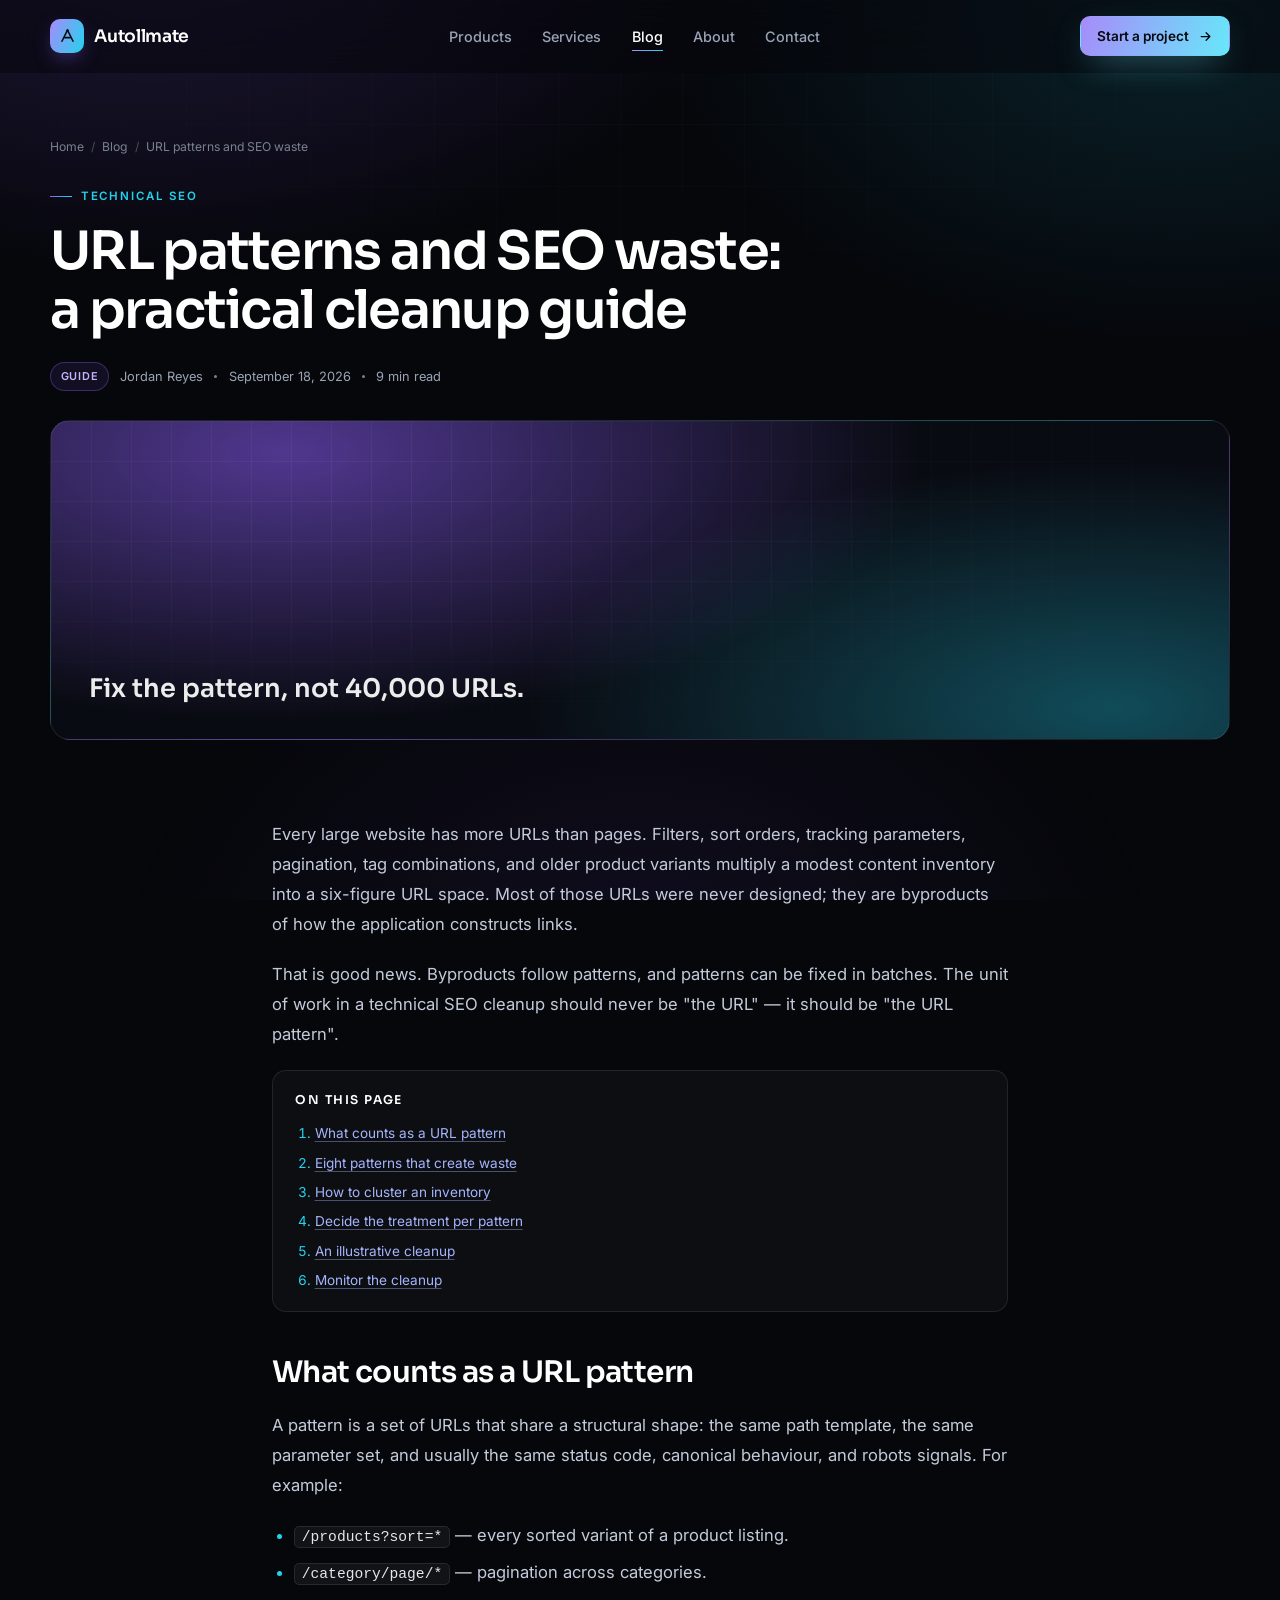
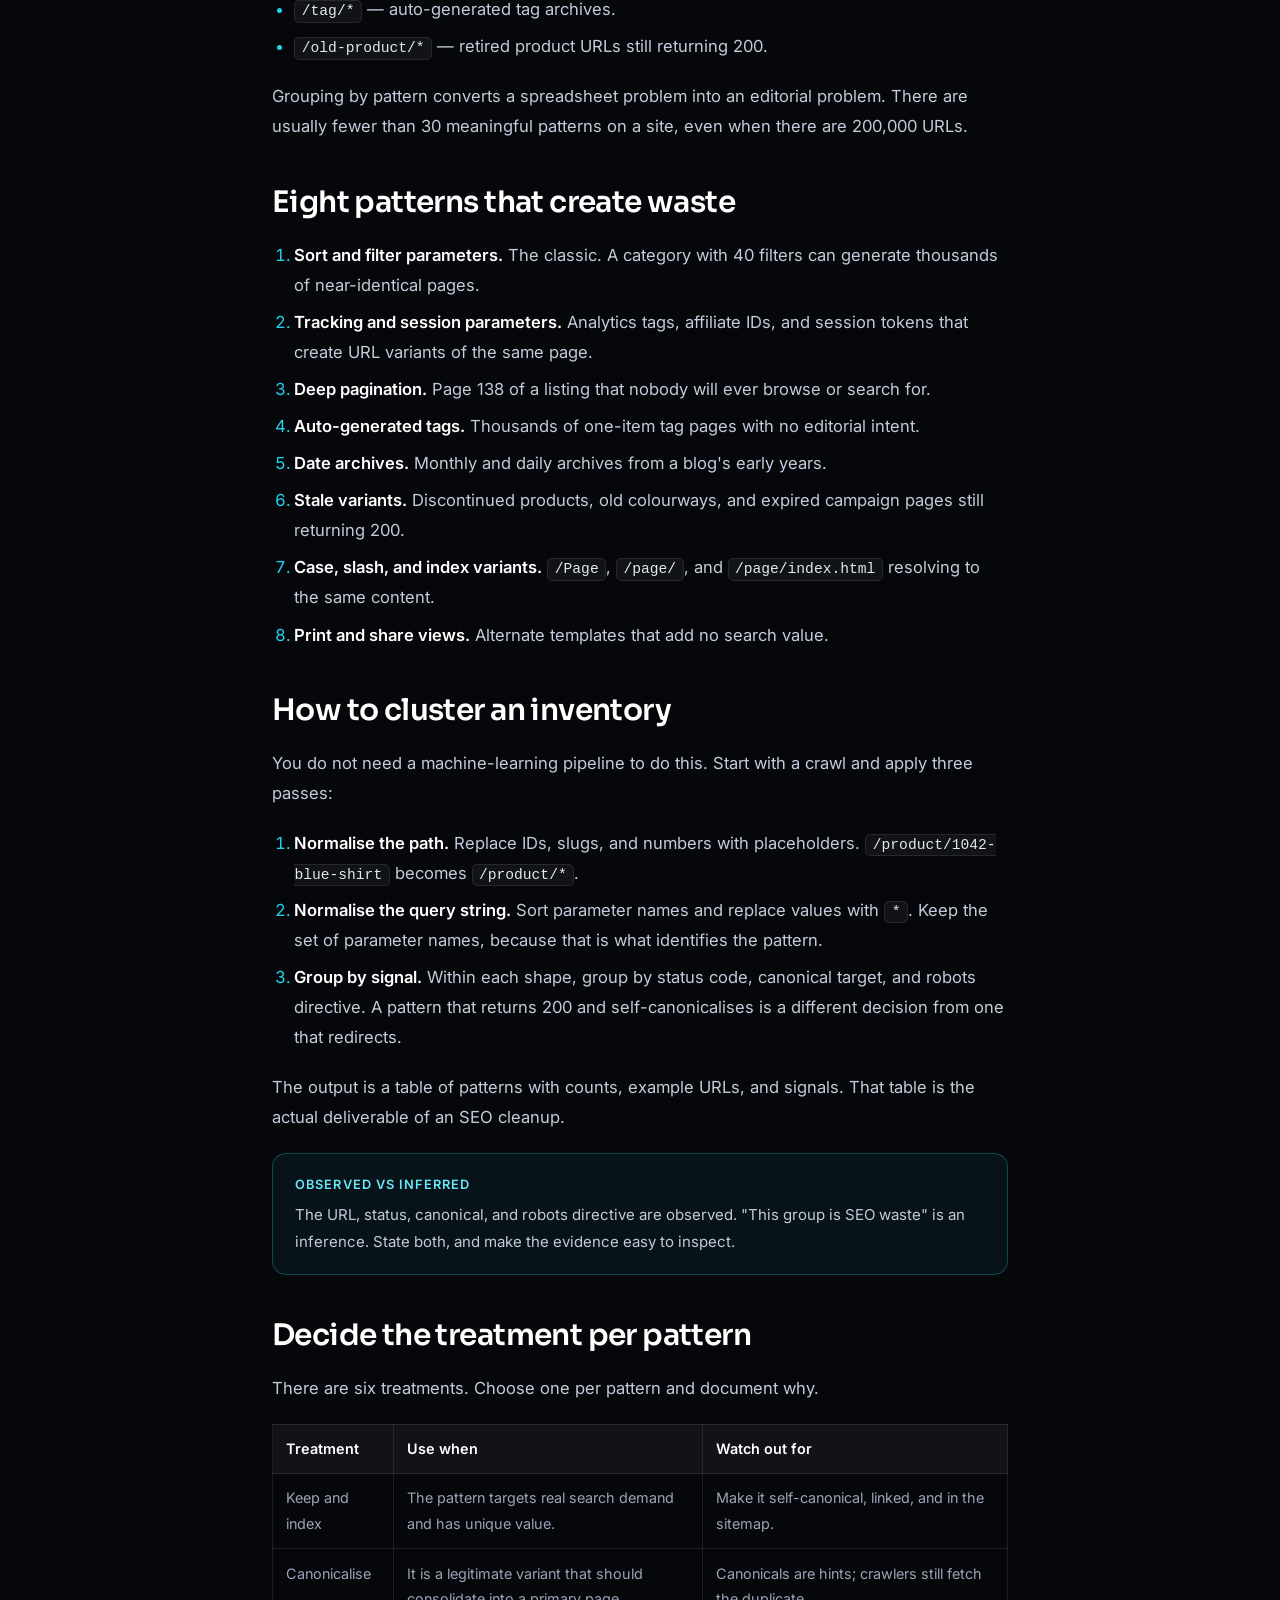
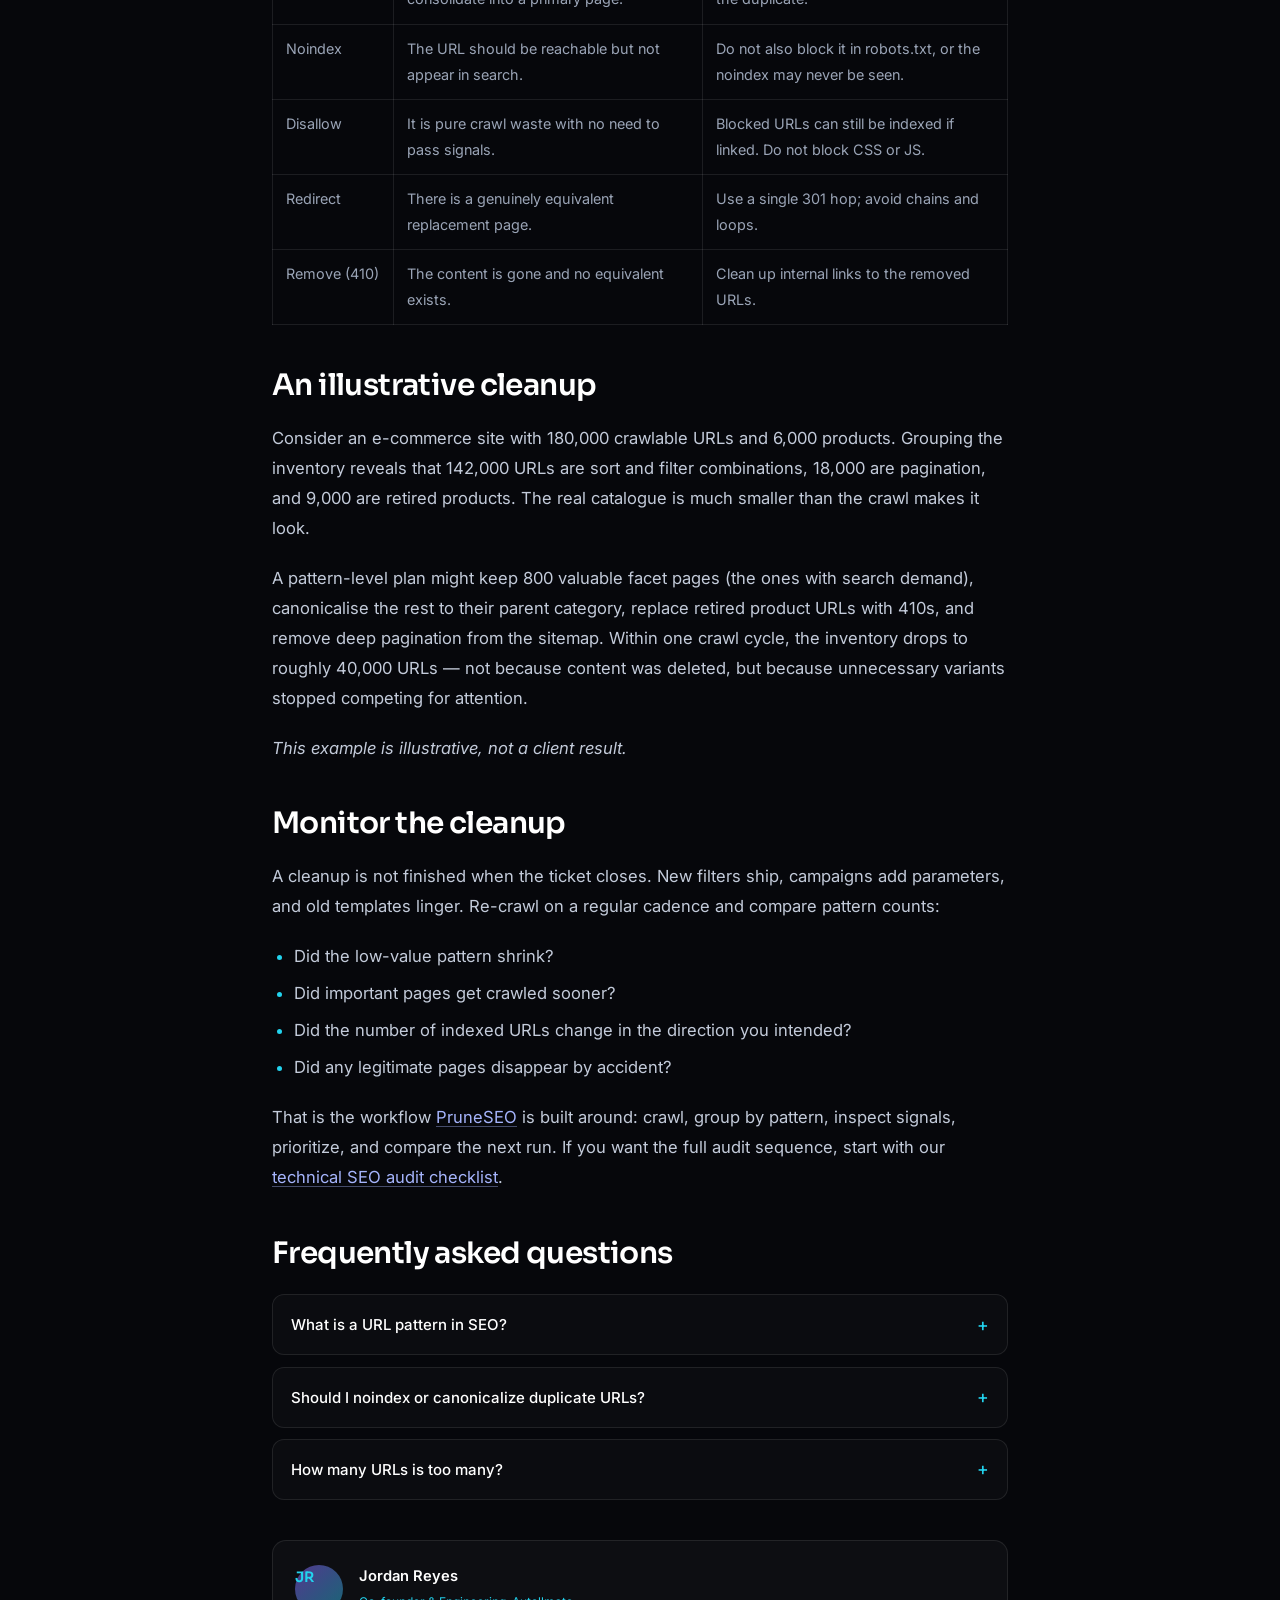
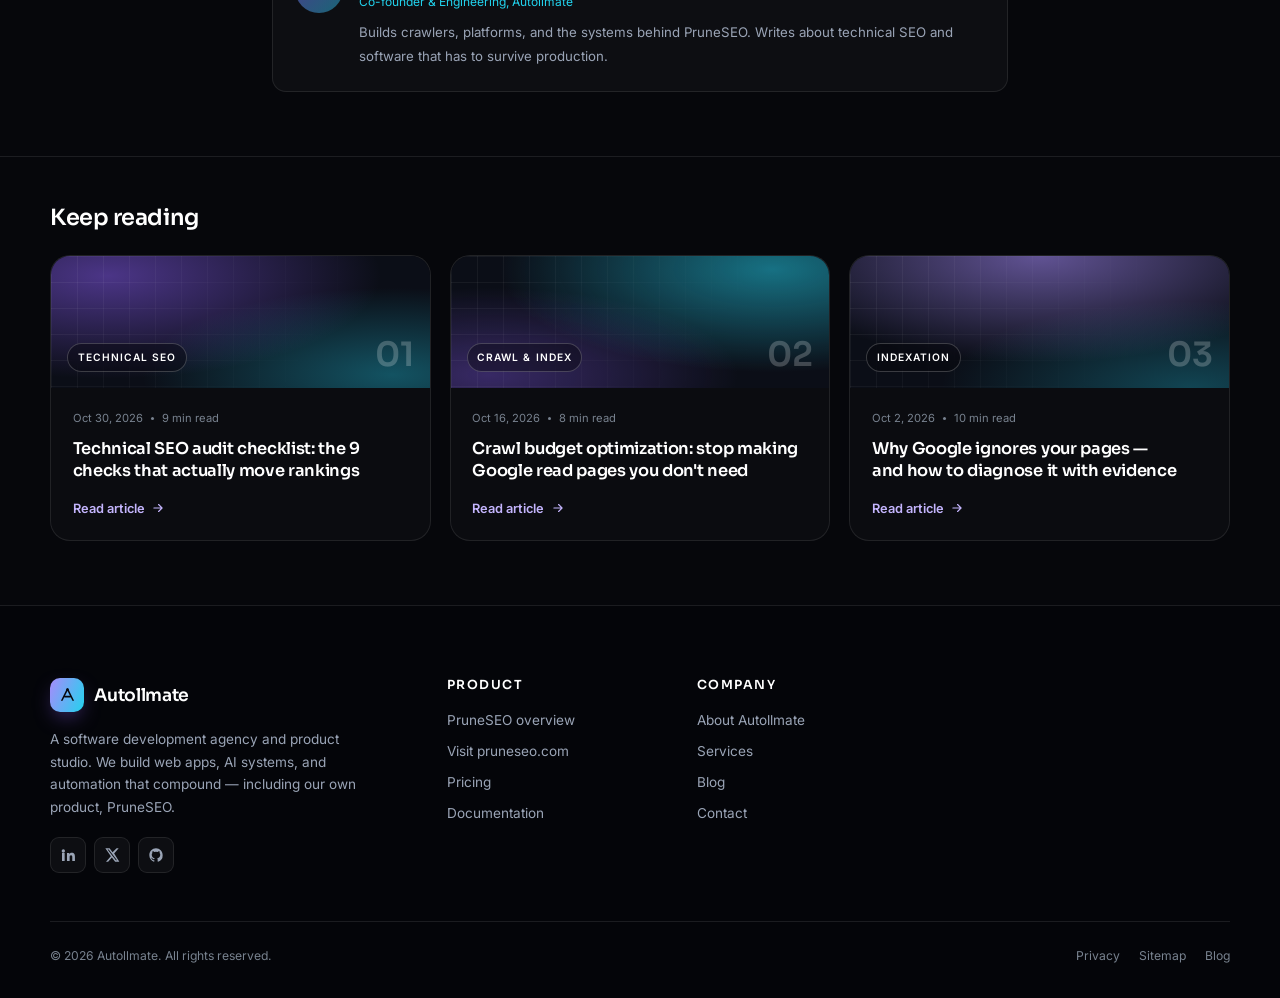
<file: blog/url-patterns-seo-waste.html>
<!doctype html>
<html lang="en">
<head>
  <meta charset="utf-8">
  <meta name="viewport" content="width=device-width, initial-scale=1">
  <title>URL Patterns &amp; SEO Waste: A Practical Cleanup Guide (2026)</title>
  <meta name="description" content="How to find wasteful URL patterns — filters, pagination, tags, stale variants — and decide whether to keep, canonicalize, noindex, redirect, or remove them.">
  <link rel="canonical" href="https://autollmate.com/blog/url-patterns-seo-waste.html">
  <meta name="robots" content="index, follow, max-image-preview:large">
  <meta name="author" content="Jordan Reyes">
  <meta name="theme-color" content="#06070b">

  <meta property="og:type" content="article">
  <meta property="og:site_name" content="Autollmate">
  <meta property="og:locale" content="en_US">
  <meta property="og:title" content="URL Patterns &amp; SEO Waste: A Practical Cleanup Guide">
  <meta property="og:description" content="Fix the pattern, not 40,000 URLs. A practical guide to clustering URL inventories and choosing the right treatment per pattern.">
  <meta property="og:url" content="https://autollmate.com/blog/url-patterns-seo-waste.html">
  <meta property="og:image" content="https://autollmate.com/assets/img/og-blog-url-patterns.png">
  <meta property="og:image:width" content="1200">
  <meta property="og:image:height" content="630">
  <meta property="og:image:alt" content="URL patterns and SEO waste.">
  <meta property="article:published_time" content="2026-09-18T09:00:00+00:00">
  <meta property="article:modified_time" content="2026-11-05T09:00:00+00:00">
  <meta property="article:author" content="Jordan Reyes">
  <meta property="article:section" content="Technical SEO">
  <meta property="article:tag" content="URL patterns">
  <meta property="article:tag" content="SEO waste">
  <meta property="article:tag" content="duplicate content">
  <meta name="twitter:card" content="summary_large_image">
  <meta name="twitter:title" content="URL Patterns &amp; SEO Waste: A Practical Cleanup Guide">
  <meta name="twitter:description" content="Fix the pattern, not 40,000 URLs.">
  <meta name="twitter:image" content="https://autollmate.com/assets/img/og-blog-url-patterns.png">

  <link rel="icon" href="../assets/img/favicon.svg" type="image/svg+xml">
  <link rel="apple-touch-icon" href="../assets/img/apple-touch-icon.png">
  <link rel="manifest" href="../site.webmanifest">
  <link rel="alternate" type="application/rss+xml" title="Autollmate Blog RSS" href="../feed.xml">
  <link rel="preconnect" href="https://fonts.googleapis.com">
  <link rel="preconnect" href="https://fonts.gstatic.com" crossorigin>
  <link href="https://fonts.googleapis.com/css2?family=Inter:wght@400;500;600&family=Sora:wght@500;600;700&display=swap" rel="stylesheet">
  <link rel="stylesheet" href="../assets/css/styles.css">

  <script type="application/ld+json">
  {
    "@context": "https://schema.org",
    "@graph": [
      {
        "@type": "BlogPosting",
        "@id": "https://autollmate.com/blog/url-patterns-seo-waste.html#article",
        "headline": "URL Patterns and SEO Waste: A Practical Cleanup Guide",
        "description": "How to find wasteful URL patterns and decide whether to keep, canonicalize, noindex, redirect, or remove them.",
        "datePublished": "2026-09-18T09:00:00+00:00",
        "dateModified": "2026-11-05T09:00:00+00:00",
        "author": { "@type": "Person", "name": "Jordan Reyes", "jobTitle": "Co-founder & Engineering", "worksFor": { "@id": "https://autollmate.com/#organization" } },
        "publisher": { "@id": "https://autollmate.com/#organization" },
        "image": "https://autollmate.com/assets/img/og-blog-url-patterns.png",
        "articleSection": "Technical SEO",
        "keywords": "URL patterns, SEO waste, duplicate URLs, crawl waste, technical SEO",
        "wordCount": "1150",
        "mainEntityOfPage": { "@type": "WebPage", "@id": "https://autollmate.com/blog/url-patterns-seo-waste.html" }
      },
      {
        "@type": "BreadcrumbList",
        "itemListElement": [
          { "@type": "ListItem", "position": 1, "name": "Home", "item": "https://autollmate.com/" },
          { "@type": "ListItem", "position": 2, "name": "Blog", "item": "https://autollmate.com/blog.html" },
          { "@type": "ListItem", "position": 3, "name": "URL patterns and SEO waste", "item": "https://autollmate.com/blog/url-patterns-seo-waste.html" }
        ]
      },
      {
        "@type": "FAQPage",
        "mainEntity": [
          {
            "@type": "Question",
            "name": "What is a URL pattern in SEO?",
            "acceptedAnswer": { "@type": "Answer", "text": "A URL pattern is a group of URLs that share the same structural shape — the same path template, parameter set, and often the same status, canonical, and robots signals. Grouping by pattern lets you fix thousands of URLs with one decision." }
          },
          {
            "@type": "Question",
            "name": "Should I noindex or canonicalize duplicate URLs?",
            "acceptedAnswer": { "@type": "Answer", "text": "If the duplicate should never appear in search and has no value, noindex can be appropriate. If it is a legitimate alternate version that should consolidate signals to a primary URL, a canonical is usually better. Do not combine conflicting signals, and decide per pattern." }
          },
          {
            "@type": "Question",
            "name": "How many URLs is too many?",
            "acceptedAnswer": { "@type": "Answer", "text": "There is no universal number. What matters is the ratio of valuable URLs to low-value variants and whether important pages are crawled and indexed quickly. A site with 20,000 meaningful pages can be healthy; a site with 20,000 filter combinations around 400 products is usually not." }
          }
        ]
      }
    ]
  }
  </script>
</head>
<body>
  <a class="skip-link" href="#main">Skip to content</a>

  <header class="site-header">
    <div class="container">
      <nav class="nav" aria-label="Primary">
        <a class="brand" href="../index.html" aria-label="Autollmate home">
          <span class="brand-mark" aria-hidden="true">
            <svg viewBox="0 0 24 24" fill="none" stroke="currentColor" stroke-width="2" stroke-linecap="round" stroke-linejoin="round"><path d="M5 18 12 4l7 14"/><path d="M8.4 13.4h7.2"/><circle cx="12" cy="4.4" r="1.6" fill="currentColor" stroke="none"/></svg>
          </span>
          <span>Autollmate</span>
        </a>
        <ul class="nav-links" id="primary-nav">
          <li><a href="../products.html">Products</a></li>
          <li><a href="../index.html#services">Services</a></li>
          <li><a href="../blog.html" aria-current="page">Blog</a></li>
          <li><a href="../about.html">About</a></li>
          <li><a href="../contact.html">Contact</a></li>
          <li class="nav-mobile-cta"><a class="btn btn--primary btn--sm" href="../contact.html">Start a project</a></li>
        </ul>
        <a class="btn btn--primary btn--sm nav-cta" href="../contact.html">Start a project
          <svg width="15" height="15" viewBox="0 0 24 24" fill="none" stroke="currentColor" stroke-width="2" stroke-linecap="round" stroke-linejoin="round" aria-hidden="true"><path d="M5 12h14M13 6l6 6-6 6"/></svg>
        </a>
        <button class="nav-toggle" type="button" aria-expanded="false" aria-controls="primary-nav" aria-label="Toggle navigation">
          <span></span><span></span><span></span>
        </button>
      </nav>
    </div>
  </header>

  <main id="main">
    <article>
      <header class="article-hero">
        <div class="container">
          <ol class="breadcrumbs">
            <li><a href="../index.html">Home</a></li>
            <li><a href="../blog.html">Blog</a></li>
            <li>URL patterns and SEO waste</li>
          </ol>
          <span class="eyebrow">Technical SEO</span>
          <h1>URL patterns and SEO waste: a practical cleanup guide</h1>
          <div class="article-meta">
            <span class="pill">Guide</span>
            <span>Jordan Reyes</span>
            <span class="dot"></span>
            <time datetime="2026-09-18">September 18, 2026</time>
            <span class="dot"></span>
            <span>9 min read</span>
          </div>
          <div class="article-cover post-thumb--2" aria-hidden="true">
            <span>Fix the pattern, not 40,000 URLs.</span>
          </div>
        </div>
      </header>

      <div class="article-body">
        <div class="container">
          <div class="prose">
            <p>Every large website has more URLs than pages. Filters, sort orders, tracking parameters, pagination, tag combinations, and older product variants multiply a modest content inventory into a six-figure URL space. Most of those URLs were never designed; they are byproducts of how the application constructs links.</p>

            <p>That is good news. Byproducts follow patterns, and patterns can be fixed in batches. The unit of work in a technical SEO cleanup should never be "the URL" — it should be "the URL pattern".</p>

            <nav class="toc" aria-label="Table of contents">
              <strong>On this page</strong>
              <ol>
                <li><a href="#what">What counts as a URL pattern</a></li>
                <li><a href="#sources">Eight patterns that create waste</a></li>
                <li><a href="#cluster">How to cluster an inventory</a></li>
                <li><a href="#decide">Decide the treatment per pattern</a></li>
                <li><a href="#example">An illustrative cleanup</a></li>
                <li><a href="#monitor">Monitor the cleanup</a></li>
              </ol>
            </nav>

            <h2 id="what">What counts as a URL pattern</h2>
            <p>A pattern is a set of URLs that share a structural shape: the same path template, the same parameter set, and usually the same status code, canonical behaviour, and robots signals. For example:</p>
            <ul>
              <li><code>/products?sort=*</code> — every sorted variant of a product listing.</li>
              <li><code>/category/page/*</code> — pagination across categories.</li>
              <li><code>/tag/*</code> — auto-generated tag archives.</li>
              <li><code>/old-product/*</code> — retired product URLs still returning 200.</li>
            </ul>
            <p>Grouping by pattern converts a spreadsheet problem into an editorial problem. There are usually fewer than 30 meaningful patterns on a site, even when there are 200,000 URLs.</p>

            <h2 id="sources">Eight patterns that create waste</h2>
            <ol>
              <li><strong>Sort and filter parameters.</strong> The classic. A category with 40 filters can generate thousands of near-identical pages.</li>
              <li><strong>Tracking and session parameters.</strong> Analytics tags, affiliate IDs, and session tokens that create URL variants of the same page.</li>
              <li><strong>Deep pagination.</strong> Page 138 of a listing that nobody will ever browse or search for.</li>
              <li><strong>Auto-generated tags.</strong> Thousands of one-item tag pages with no editorial intent.</li>
              <li><strong>Date archives.</strong> Monthly and daily archives from a blog's early years.</li>
              <li><strong>Stale variants.</strong> Discontinued products, old colourways, and expired campaign pages still returning 200.</li>
              <li><strong>Case, slash, and index variants.</strong> <code>/Page</code>, <code>/page/</code>, and <code>/page/index.html</code> resolving to the same content.</li>
              <li><strong>Print and share views.</strong> Alternate templates that add no search value.</li>
            </ol>

            <h2 id="cluster">How to cluster an inventory</h2>
            <p>You do not need a machine-learning pipeline to do this. Start with a crawl and apply three passes:</p>
            <ol>
              <li><strong>Normalise the path.</strong> Replace IDs, slugs, and numbers with placeholders. <code>/product/1042-blue-shirt</code> becomes <code>/product/*</code>.</li>
              <li><strong>Normalise the query string.</strong> Sort parameter names and replace values with <code>*</code>. Keep the set of parameter names, because that is what identifies the pattern.</li>
              <li><strong>Group by signal.</strong> Within each shape, group by status code, canonical target, and robots directive. A pattern that returns 200 and self-canonicalises is a different decision from one that redirects.</li>
            </ol>
            <p>The output is a table of patterns with counts, example URLs, and signals. That table is the actual deliverable of an SEO cleanup.</p>

            <div class="callout">
              <strong>Observed vs inferred</strong>
              The URL, status, canonical, and robots directive are observed. "This group is SEO waste" is an inference. State both, and make the evidence easy to inspect.
            </div>

            <h2 id="decide">Decide the treatment per pattern</h2>
            <p>There are six treatments. Choose one per pattern and document why.</p>
            <table>
              <thead>
                <tr><th>Treatment</th><th>Use when</th><th>Watch out for</th></tr>
              </thead>
              <tbody>
                <tr><td>Keep and index</td><td>The pattern targets real search demand and has unique value.</td><td>Make it self-canonical, linked, and in the sitemap.</td></tr>
                <tr><td>Canonicalise</td><td>It is a legitimate variant that should consolidate into a primary page.</td><td>Canonicals are hints; crawlers still fetch the duplicate.</td></tr>
                <tr><td>Noindex</td><td>The URL should be reachable but not appear in search.</td><td>Do not also block it in robots.txt, or the noindex may never be seen.</td></tr>
                <tr><td>Disallow</td><td>It is pure crawl waste with no need to pass signals.</td><td>Blocked URLs can still be indexed if linked. Do not block CSS or JS.</td></tr>
                <tr><td>Redirect</td><td>There is a genuinely equivalent replacement page.</td><td>Use a single 301 hop; avoid chains and loops.</td></tr>
                <tr><td>Remove (410)</td><td>The content is gone and no equivalent exists.</td><td>Clean up internal links to the removed URLs.</td></tr>
              </tbody>
            </table>

            <h2 id="example">An illustrative cleanup</h2>
            <p>Consider an e-commerce site with 180,000 crawlable URLs and 6,000 products. Grouping the inventory reveals that 142,000 URLs are sort and filter combinations, 18,000 are pagination, and 9,000 are retired products. The real catalogue is much smaller than the crawl makes it look.</p>
            <p>A pattern-level plan might keep 800 valuable facet pages (the ones with search demand), canonicalise the rest to their parent category, replace retired product URLs with 410s, and remove deep pagination from the sitemap. Within one crawl cycle, the inventory drops to roughly 40,000 URLs — not because content was deleted, but because unnecessary variants stopped competing for attention.</p>
            <p><em>This example is illustrative, not a client result.</em></p>

            <h2 id="monitor">Monitor the cleanup</h2>
            <p>A cleanup is not finished when the ticket closes. New filters ship, campaigns add parameters, and old templates linger. Re-crawl on a regular cadence and compare pattern counts:</p>
            <ul>
              <li>Did the low-value pattern shrink?</li>
              <li>Did important pages get crawled sooner?</li>
              <li>Did the number of indexed URLs change in the direction you intended?</li>
              <li>Did any legitimate pages disappear by accident?</li>
            </ul>
            <p>That is the workflow <a href="https://pruneseo.com" target="_blank" rel="noopener noreferrer">PruneSEO</a> is built around: crawl, group by pattern, inspect signals, prioritize, and compare the next run. If you want the full audit sequence, start with our <a href="technical-seo-audit-checklist.html">technical SEO audit checklist</a>.</p>

            <h2>Frequently asked questions</h2>
            <div class="faq">
              <details class="faq-item">
                <summary>What is a URL pattern in SEO?</summary>
                <p>A URL pattern is a group of URLs that share the same structural shape — the same path template, parameter set, and often the same status, canonical, and robots signals. Grouping by pattern lets you fix thousands of URLs with one decision.</p>
              </details>
              <details class="faq-item">
                <summary>Should I noindex or canonicalize duplicate URLs?</summary>
                <p>If the duplicate should never appear in search and has no value, noindex can be appropriate. If it is a legitimate alternate version that should consolidate signals to a primary URL, a canonical is usually better. Do not combine conflicting signals, and decide per pattern.</p>
              </details>
              <details class="faq-item">
                <summary>How many URLs is too many?</summary>
                <p>There is no universal number. What matters is the ratio of valuable URLs to low-value variants and whether important pages are crawled and indexed quickly. A site with 20,000 meaningful pages can be healthy; a site with 20,000 filter combinations around 400 products is usually not.</p>
              </details>
            </div>

            <div class="author-card">
              <span class="avatar" aria-hidden="true">JR</span>
              <div>
                <strong>Jordan Reyes</strong>
                <span>Co-founder &amp; Engineering, Autollmate</span>
                <p>Builds crawlers, platforms, and the systems behind PruneSEO. Writes about technical SEO and software that has to survive production.</p>
              </div>
            </div>
          </div>
        </div>
      </div>
    </article>

    <section class="related">
      <div class="container">
        <h2>Keep reading</h2>
        <div class="blog-grid">
          <article class="post-card">
            <div class="post-thumb"><span class="post-cat">Technical SEO</span><span class="post-index">01</span></div>
            <div class="post-body">
              <div class="post-meta"><time datetime="2026-10-30">Oct 30, 2026</time><span class="dot"></span><span>9 min read</span></div>
              <h3 class="post-title"><a href="technical-seo-audit-checklist.html">Technical SEO audit checklist: the 9 checks that actually move rankings</a></h3>
              <a class="link-arrow" href="technical-seo-audit-checklist.html">Read article
                <svg width="14" height="14" viewBox="0 0 24 24" fill="none" stroke="currentColor" stroke-width="2" stroke-linecap="round" stroke-linejoin="round" aria-hidden="true"><path d="M5 12h14M13 6l6 6-6 6"/></svg>
              </a>
            </div>
          </article>
          <article class="post-card">
            <div class="post-thumb post-thumb--2"><span class="post-cat">Crawl &amp; Index</span><span class="post-index">02</span></div>
            <div class="post-body">
              <div class="post-meta"><time datetime="2026-10-16">Oct 16, 2026</time><span class="dot"></span><span>8 min read</span></div>
              <h3 class="post-title"><a href="crawl-budget-optimization.html">Crawl budget optimization: stop making Google read pages you don't need</a></h3>
              <a class="link-arrow" href="crawl-budget-optimization.html">Read article
                <svg width="14" height="14" viewBox="0 0 24 24" fill="none" stroke="currentColor" stroke-width="2" stroke-linecap="round" stroke-linejoin="round" aria-hidden="true"><path d="M5 12h14M13 6l6 6-6 6"/></svg>
              </a>
            </div>
          </article>
          <article class="post-card">
            <div class="post-thumb post-thumb--3"><span class="post-cat">Indexation</span><span class="post-index">03</span></div>
            <div class="post-body">
              <div class="post-meta"><time datetime="2026-10-02">Oct 2, 2026</time><span class="dot"></span><span>10 min read</span></div>
              <h3 class="post-title"><a href="why-google-ignores-pages.html">Why Google ignores your pages — and how to diagnose it with evidence</a></h3>
              <a class="link-arrow" href="why-google-ignores-pages.html">Read article
                <svg width="14" height="14" viewBox="0 0 24 24" fill="none" stroke="currentColor" stroke-width="2" stroke-linecap="round" stroke-linejoin="round" aria-hidden="true"><path d="M5 12h14M13 6l6 6-6 6"/></svg>
              </a>
            </div>
          </article>
        </div>
      </div>
    </section>
  </main>

  <footer class="site-footer">
    <div class="container">
      <div class="footer-grid">
        <div class="footer-brand">
          <a class="brand" href="../index.html" aria-label="Autollmate home">
            <span class="brand-mark" aria-hidden="true">
              <svg viewBox="0 0 24 24" fill="none" stroke="currentColor" stroke-width="2" stroke-linecap="round" stroke-linejoin="round"><path d="M5 18 12 4l7 14"/><path d="M8.4 13.4h7.2"/><circle cx="12" cy="4.4" r="1.6" fill="currentColor" stroke="none"/></svg>
            </span>
            <span>Autollmate</span>
          </a>
          <p>A software development agency and product studio. We build web apps, AI systems, and automation that compound — including our own product, PruneSEO.</p>
          <div class="socials">
            <a href="https://www.linkedin.com/company/autollmate" target="_blank" rel="noopener noreferrer" aria-label="Autollmate on LinkedIn">
              <svg viewBox="0 0 24 24" fill="currentColor" aria-hidden="true"><path d="M4.98 3.5a2.5 2.5 0 1 1 0 5 2.5 2.5 0 0 1 0-5ZM3 9h4v12H3V9Zm7 0h3.8v1.7h.05c.53-1 1.83-2.05 3.77-2.05 4.03 0 4.78 2.65 4.78 6.1V21h-4v-5.5c0-1.3-.02-3-1.83-3-1.83 0-2.1 1.43-2.1 2.9V21h-4V9Z"/></svg>
            </a>
            <a href="https://x.com/autollmate" target="_blank" rel="noopener noreferrer" aria-label="Autollmate on X">
              <svg viewBox="0 0 24 24" fill="currentColor" aria-hidden="true"><path d="M18.9 2H22l-6.8 7.8L23 22h-6.3l-4.9-6.4L6.2 22H3l7.3-8.3L2 2h6.4l4.4 5.8L18.9 2Zm-1.1 18h1.7L7.1 3.9H5.3L17.8 20Z"/></svg>
            </a>
            <a href="https://github.com/autollmate" target="_blank" rel="noopener noreferrer" aria-label="Autollmate on GitHub">
              <svg viewBox="0 0 24 24" fill="currentColor" aria-hidden="true"><path d="M12 2C6.48 2 2 6.58 2 12.26c0 4.53 2.87 8.37 6.84 9.73.5.09.68-.22.68-.49 0-.24-.01-.88-.01-1.73-2.78.62-3.37-1.37-3.37-1.37-.45-1.18-1.11-1.5-1.11-1.5-.91-.63.07-.62.07-.62 1 .07 1.53 1.05 1.53 1.05.89 1.56 2.34 1.11 2.91.85.09-.66.35-1.11.63-1.37-2.22-.26-4.56-1.14-4.56-5.07 0-1.12.39-2.03 1.03-2.75-.1-.26-.45-1.3.1-2.71 0 0 .84-.28 2.75 1.05a9.36 9.36 0 0 1 5 0c1.91-1.33 2.75-1.05 2.75-1.05.55 1.41.2 2.45.1 2.71.64.72 1.03 1.63 1.03 2.75 0 3.94-2.34 4.81-4.57 5.06.36.32.68.94.68 1.9 0 1.37-.01 2.47-.01 2.81 0 .27.18.58.69.48A10.02 10.02 0 0 0 22 12.26C22 6.58 17.52 2 12 2Z"/></svg>
            </a>
          </div>
        </div>
        <div>
          <h2 class="footer-heading">Product</h2>
          <ul class="footer-links">
            <li><a href="../products.html">PruneSEO overview</a></li>
            <li><a href="https://pruneseo.com" target="_blank" rel="noopener noreferrer">Visit pruneseo.com</a></li>
            <li><a href="https://pruneseo.com/#pricing" target="_blank" rel="noopener noreferrer">Pricing</a></li>
            <li><a href="https://docs.pruneseo.com" target="_blank" rel="noopener noreferrer">Documentation</a></li>
          </ul>
        </div>
        <div>
          <h2 class="footer-heading">Company</h2>
          <ul class="footer-links">
            <li><a href="../about.html">About Autollmate</a></li>
            <li><a href="../index.html#services">Services</a></li>
            <li><a href="../blog.html">Blog</a></li>
            <li><a href="../contact.html">Contact</a></li>
          </ul>
        </div>
        <!-- <div class="newsletter">
          <h2 class="footer-heading">The Automation Brief</h2>
          <p>One useful idea on product engineering, technical SEO, or automation. Twice a month.</p>
          <form data-mock-submit data-success="You're on the list. Look out for the next brief.">
            <div class="input-row">
              <label class="sr-only" for="newsletter-email">Email address</label>
              <input id="newsletter-email" type="email" name="email" placeholder="you@company.com" autocomplete="email" required>
              <button class="btn btn--primary btn--sm" type="submit">Join</button>
            </div>
            <div class="form-status" hidden></div>
          </form>
          <small>No spam. Unsubscribe anytime.</small>
        </div> -->
      </div>
      <div class="footer-bottom">
        <p>&copy; <span data-year>2026</span> Autollmate. All rights reserved.</p>
        <ul>
          <li><a href="../privacy-policy.html">Privacy</a></li>
          <li><a href="../sitemap.xml">Sitemap</a></li>
          <li><a href="../blog.html">Blog</a></li>
        </ul>
      </div>
    </div>
  </footer>

  <script src="../assets/js/main.js" defer></script>
</body>
</html>
</file>
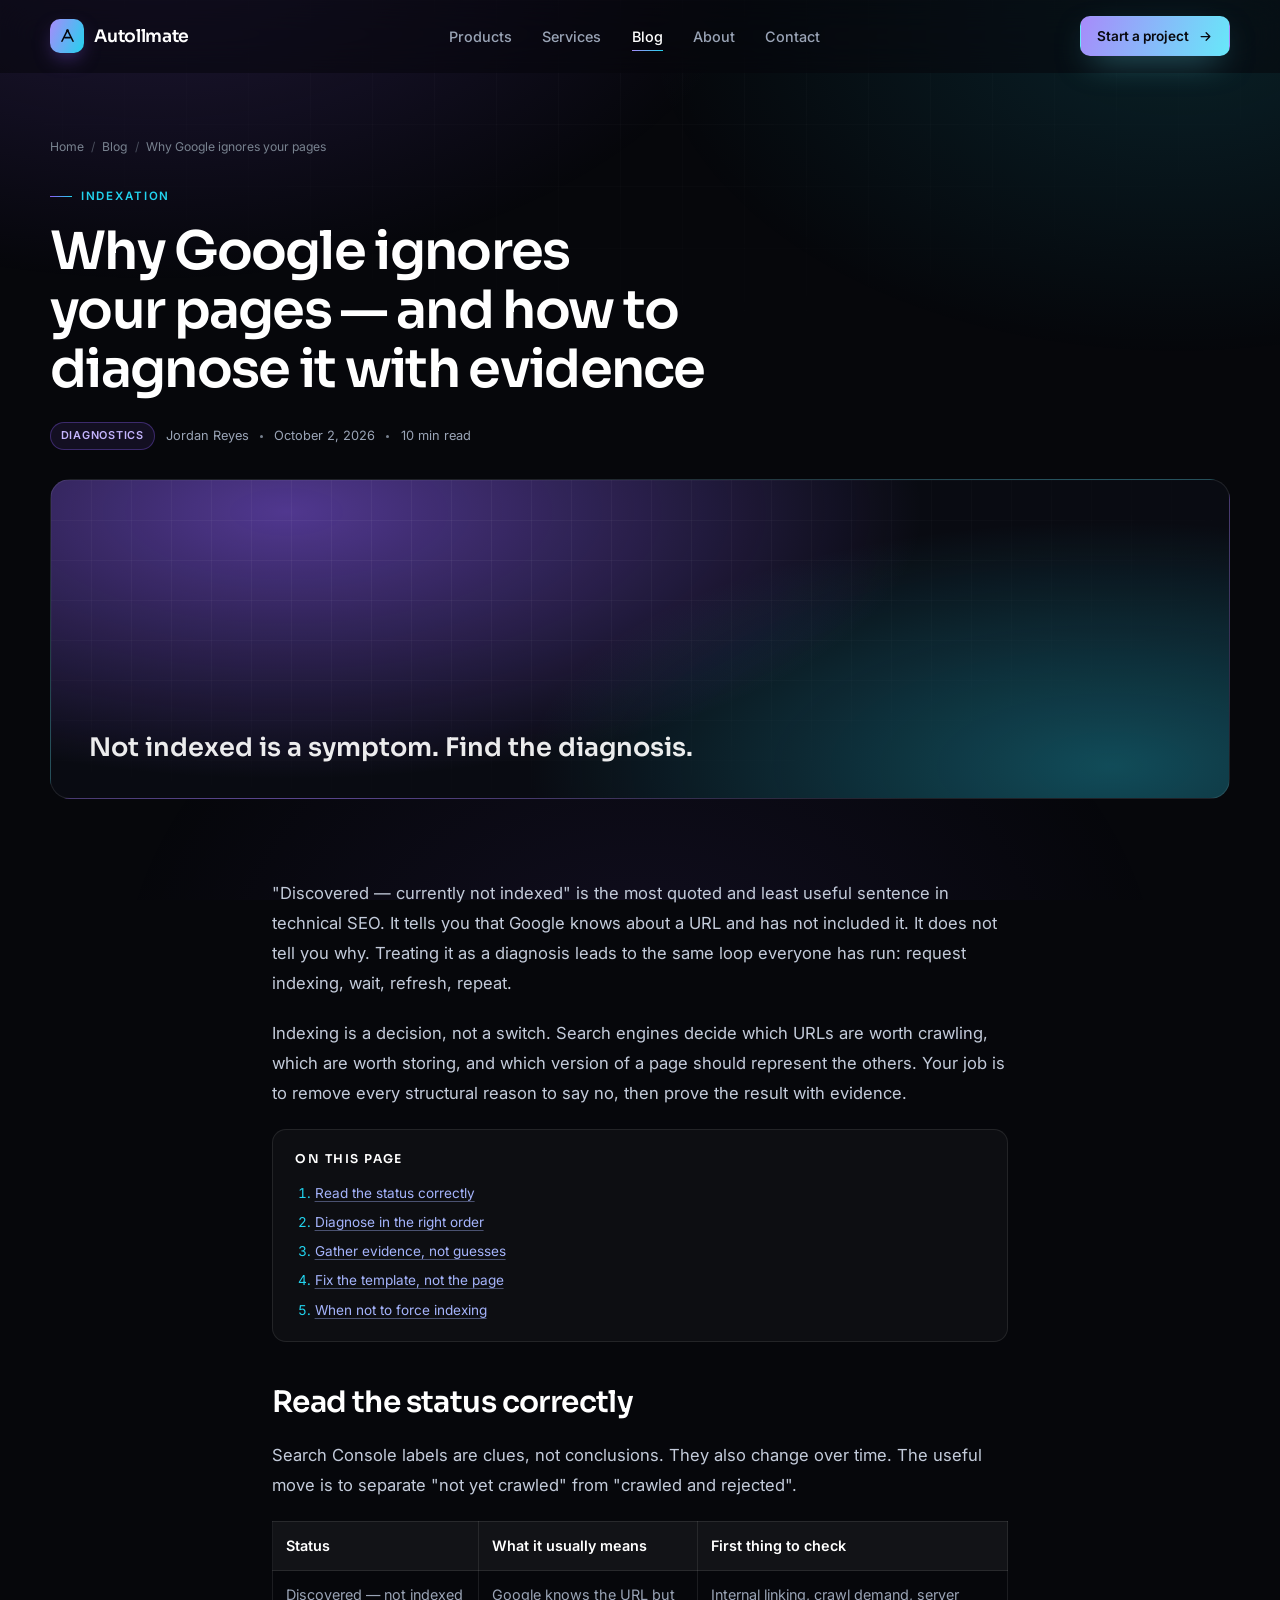
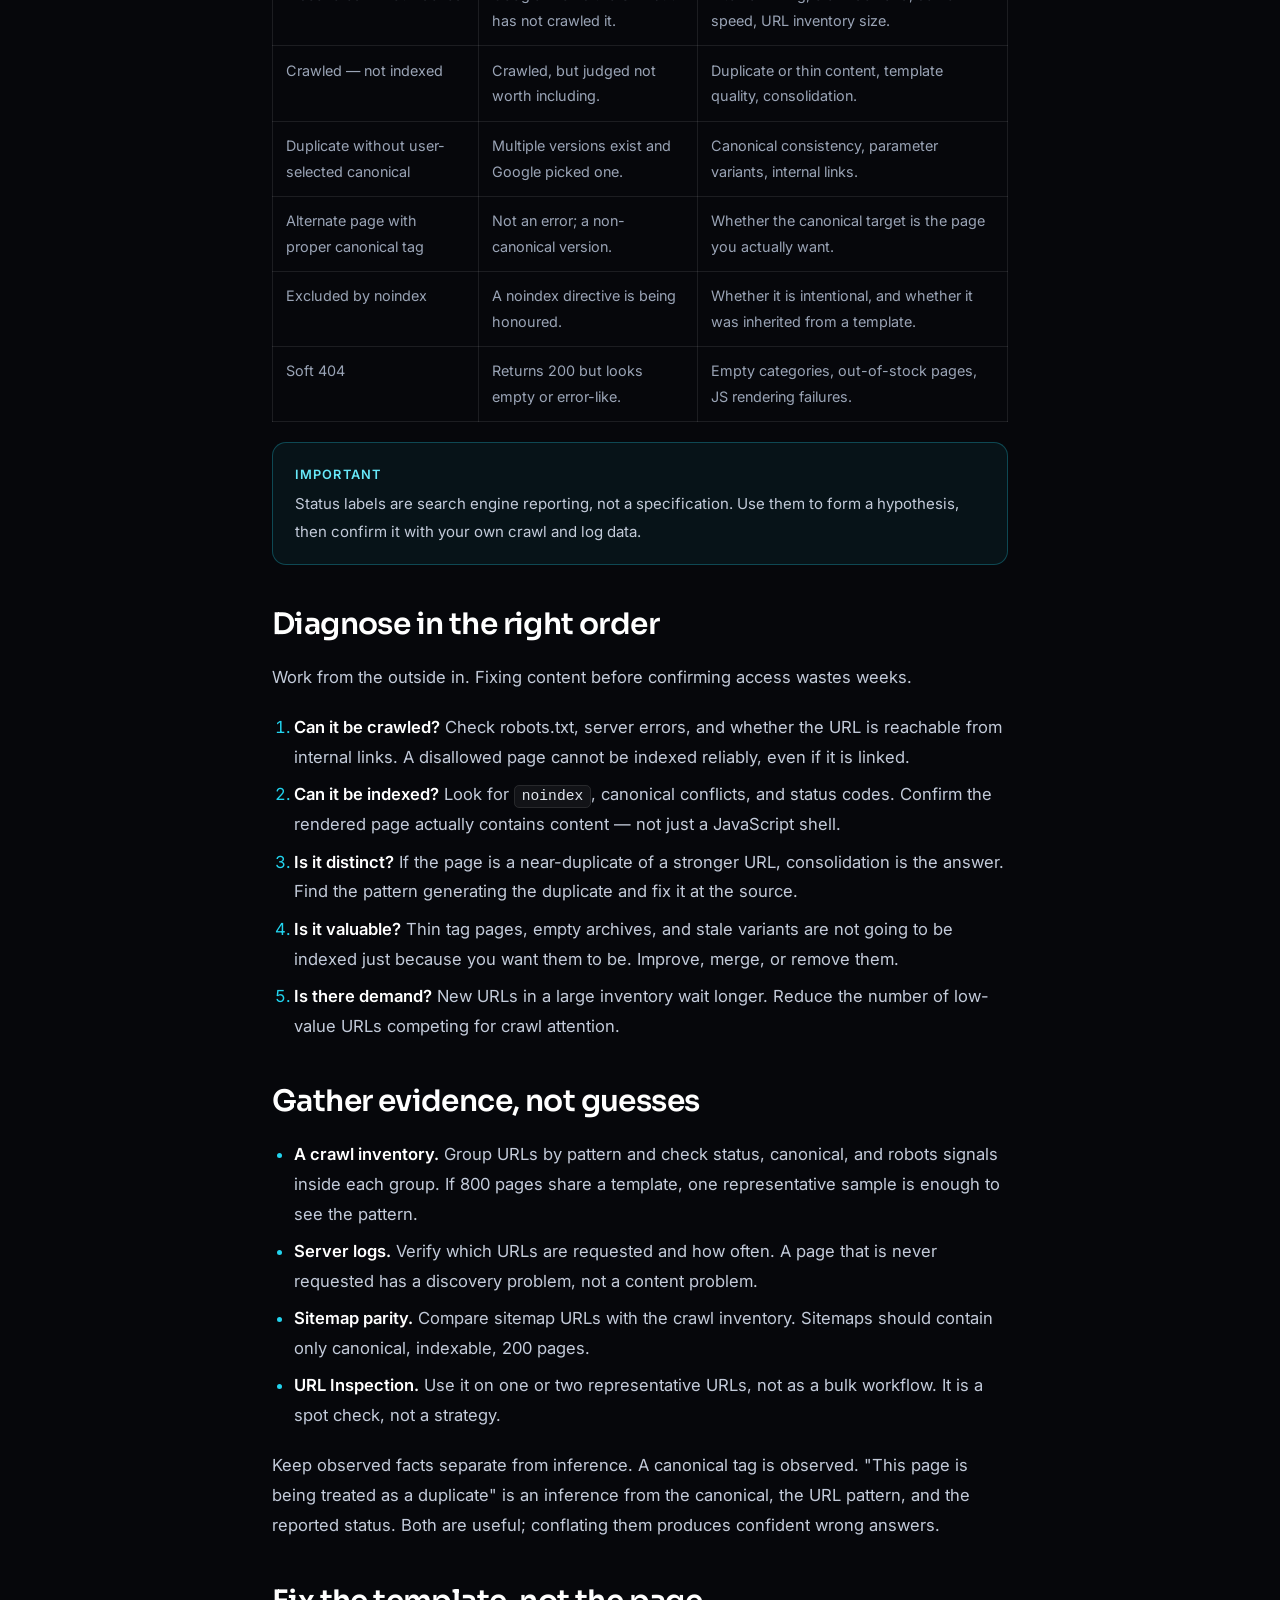
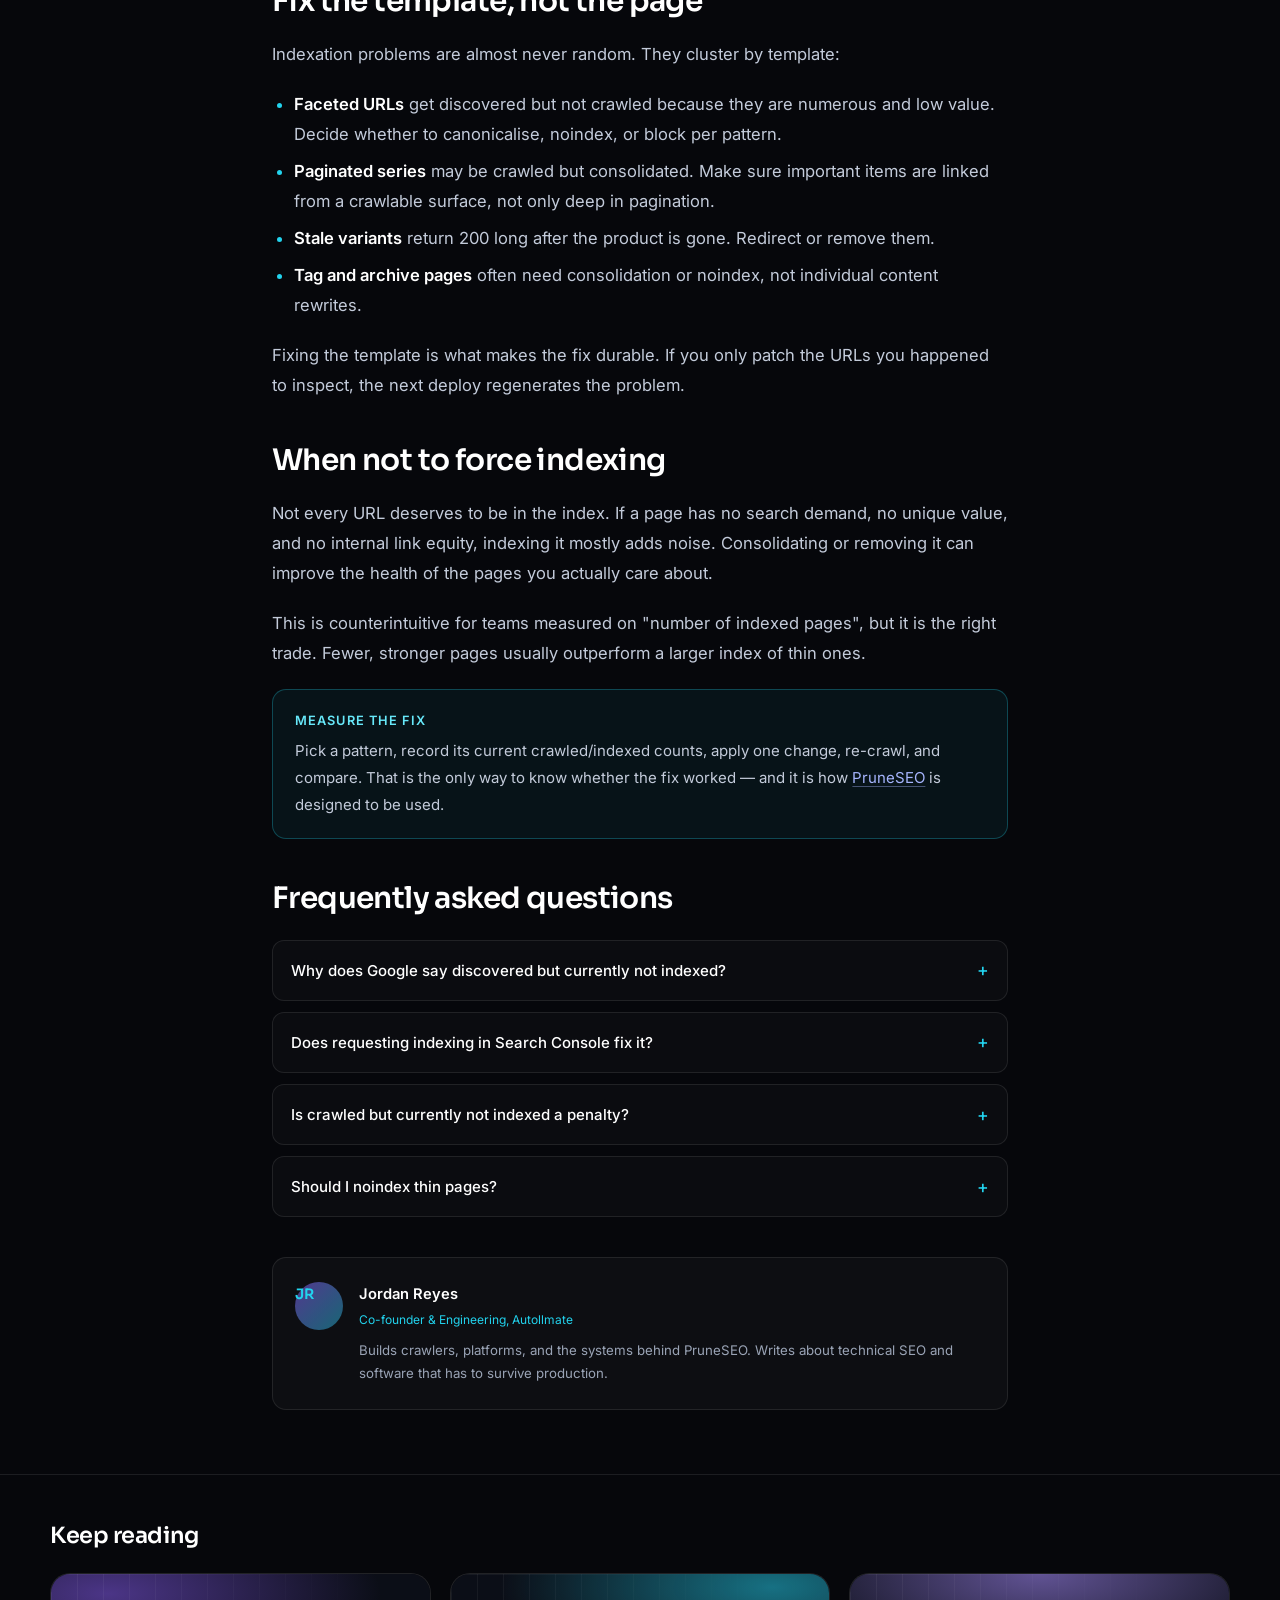
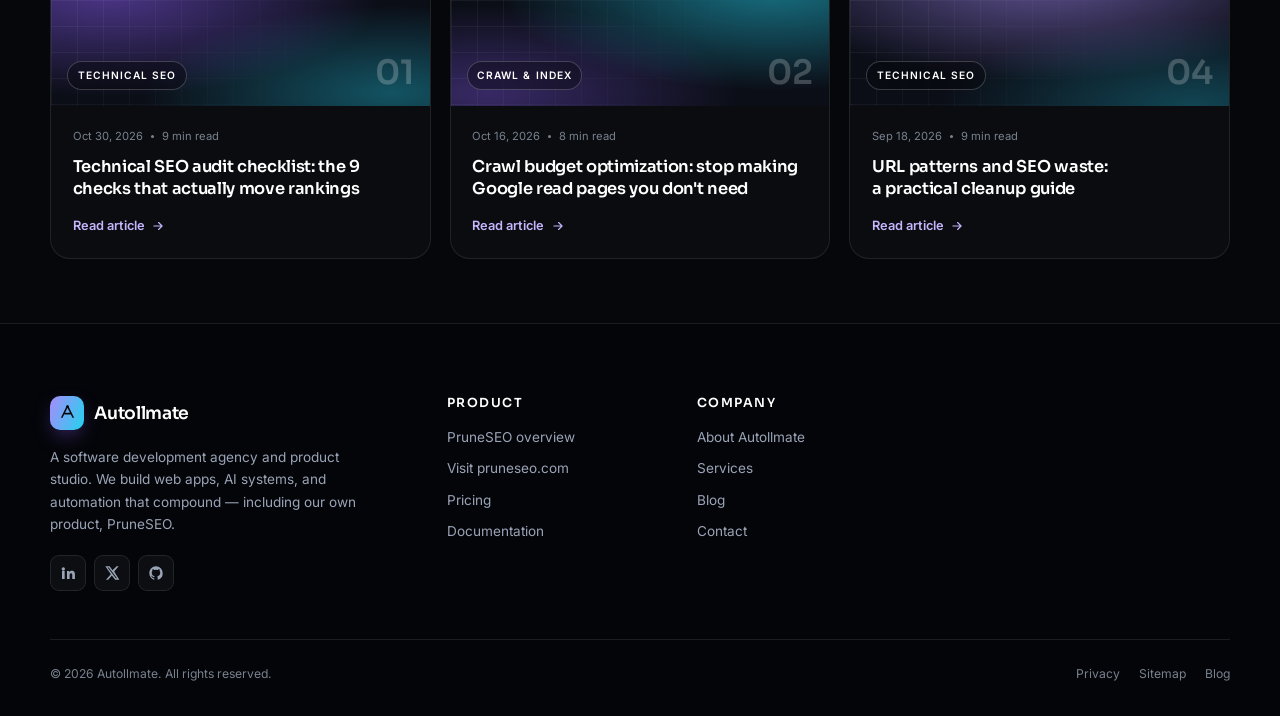
<file: blog/why-google-ignores-pages.html>
<!doctype html>
<html lang="en">
<head>
  <meta charset="utf-8">
  <meta name="viewport" content="width=device-width, initial-scale=1">
  <title>Why Google Ignores Your Pages — Diagnose It With Evidence</title>
  <meta name="description" content="Discovered but not indexed? Crawled but not indexed? A practical framework for diagnosing indexation problems with crawl data, logs, and pattern-level evidence.">
  <link rel="canonical" href="https://autollmate.com/blog/why-google-ignores-pages.html">
  <meta name="robots" content="index, follow, max-image-preview:large">
  <meta name="author" content="Jordan Reyes">
  <meta name="theme-color" content="#06070b">

  <meta property="og:type" content="article">
  <meta property="og:site_name" content="Autollmate">
  <meta property="og:locale" content="en_US">
  <meta property="og:title" content="Why Google Ignores Your Pages — Diagnose It With Evidence">
  <meta property="og:description" content="Discovered but not indexed is a symptom, not a diagnosis. A practical framework for narrowing down the real cause.">
  <meta property="og:url" content="https://autollmate.com/blog/why-google-ignores-pages.html">
  <meta property="og:image" content="https://autollmate.com/assets/img/og-blog-indexation.png">
  <meta property="og:image:width" content="1200">
  <meta property="og:image:height" content="630">
  <meta property="og:image:alt" content="Why Google ignores your pages.">
  <meta property="article:published_time" content="2026-10-02T09:00:00+00:00">
  <meta property="article:modified_time" content="2026-11-05T09:00:00+00:00">
  <meta property="article:author" content="Jordan Reyes">
  <meta property="article:section" content="Indexation">
  <meta property="article:tag" content="pages not indexed">
  <meta property="article:tag" content="Google indexation">
  <meta property="article:tag" content="technical SEO">
  <meta name="twitter:card" content="summary_large_image">
  <meta name="twitter:title" content="Why Google Ignores Your Pages">
  <meta name="twitter:description" content="A practical framework for diagnosing indexation with evidence.">
  <meta name="twitter:image" content="https://autollmate.com/assets/img/og-blog-indexation.png">

  <link rel="icon" href="../assets/img/favicon.svg" type="image/svg+xml">
  <link rel="apple-touch-icon" href="../assets/img/apple-touch-icon.png">
  <link rel="manifest" href="../site.webmanifest">
  <link rel="alternate" type="application/rss+xml" title="Autollmate Blog RSS" href="../feed.xml">
  <link rel="preconnect" href="https://fonts.googleapis.com">
  <link rel="preconnect" href="https://fonts.gstatic.com" crossorigin>
  <link href="https://fonts.googleapis.com/css2?family=Inter:wght@400;500;600&family=Sora:wght@500;600;700&display=swap" rel="stylesheet">
  <link rel="stylesheet" href="../assets/css/styles.css">

  <script type="application/ld+json">
  {
    "@context": "https://schema.org",
    "@graph": [
      {
        "@type": "BlogPosting",
        "@id": "https://autollmate.com/blog/why-google-ignores-pages.html#article",
        "headline": "Why Google Ignores Your Pages — and How to Diagnose It With Evidence",
        "description": "A practical framework for diagnosing indexation problems with crawl data, logs, and pattern-level evidence.",
        "datePublished": "2026-10-02T09:00:00+00:00",
        "dateModified": "2026-11-05T09:00:00+00:00",
        "author": { "@type": "Person", "name": "Jordan Reyes", "jobTitle": "Co-founder & Engineering", "worksFor": { "@id": "https://autollmate.com/#organization" } },
        "publisher": { "@id": "https://autollmate.com/#organization" },
        "image": "https://autollmate.com/assets/img/og-blog-indexation.png",
        "articleSection": "Indexation",
        "keywords": "pages not indexed, Google indexation, discovered currently not indexed, crawled currently not indexed",
        "wordCount": "1250",
        "mainEntityOfPage": { "@type": "WebPage", "@id": "https://autollmate.com/blog/why-google-ignores-pages.html" }
      },
      {
        "@type": "BreadcrumbList",
        "itemListElement": [
          { "@type": "ListItem", "position": 1, "name": "Home", "item": "https://autollmate.com/" },
          { "@type": "ListItem", "position": 2, "name": "Blog", "item": "https://autollmate.com/blog.html" },
          { "@type": "ListItem", "position": 3, "name": "Why Google ignores your pages", "item": "https://autollmate.com/blog/why-google-ignores-pages.html" }
        ]
      },
      {
        "@type": "FAQPage",
        "mainEntity": [
          {
            "@type": "Question",
            "name": "Why does Google say discovered but currently not indexed?",
            "acceptedAnswer": { "@type": "Answer", "text": "It means Google knows the URL exists but has not crawled it yet, or has chosen not to spend crawl attention on it. Common causes are weak internal linking, large low-value URL inventories, slow response times, and crawl demand spread across too many pages." }
          },
          {
            "@type": "Question",
            "name": "Does requesting indexing in Search Console fix it?",
            "acceptedAnswer": { "@type": "Answer", "text": "Requesting indexing can speed up a single URL, but it is not a scalable fix. If a whole template is not being indexed, the cause is usually structural and will not be solved by submitting pages one at a time." }
          },
          {
            "@type": "Question",
            "name": "Is crawled but currently not indexed a penalty?",
            "acceptedAnswer": { "@type": "Answer", "text": "Not necessarily. It means Google crawled the page but chose not to include it, often because the page appears duplicate, thin, or less useful than other pages on the site. It is a signal to review content and consolidation, not evidence of a manual action." }
          },
          {
            "@type": "Question",
            "name": "Should I noindex thin pages?",
            "acceptedAnswer": { "@type": "Answer", "text": "If a page has no realistic chance of ranking and no user value, noindex or consolidating it can be healthier than forcing it into the index. Decide per template and keep the decision documented." }
          }
        ]
      }
    ]
  }
  </script>
</head>
<body>
  <a class="skip-link" href="#main">Skip to content</a>

  <header class="site-header">
    <div class="container">
      <nav class="nav" aria-label="Primary">
        <a class="brand" href="../index.html" aria-label="Autollmate home">
          <span class="brand-mark" aria-hidden="true">
            <svg viewBox="0 0 24 24" fill="none" stroke="currentColor" stroke-width="2" stroke-linecap="round" stroke-linejoin="round"><path d="M5 18 12 4l7 14"/><path d="M8.4 13.4h7.2"/><circle cx="12" cy="4.4" r="1.6" fill="currentColor" stroke="none"/></svg>
          </span>
          <span>Autollmate</span>
        </a>
        <ul class="nav-links" id="primary-nav">
          <li><a href="../products.html">Products</a></li>
          <li><a href="../index.html#services">Services</a></li>
          <li><a href="../blog.html" aria-current="page">Blog</a></li>
          <li><a href="../about.html">About</a></li>
          <li><a href="../contact.html">Contact</a></li>
          <li class="nav-mobile-cta"><a class="btn btn--primary btn--sm" href="../contact.html">Start a project</a></li>
        </ul>
        <a class="btn btn--primary btn--sm nav-cta" href="../contact.html">Start a project
          <svg width="15" height="15" viewBox="0 0 24 24" fill="none" stroke="currentColor" stroke-width="2" stroke-linecap="round" stroke-linejoin="round" aria-hidden="true"><path d="M5 12h14M13 6l6 6-6 6"/></svg>
        </a>
        <button class="nav-toggle" type="button" aria-expanded="false" aria-controls="primary-nav" aria-label="Toggle navigation">
          <span></span><span></span><span></span>
        </button>
      </nav>
    </div>
  </header>

  <main id="main">
    <article>
      <header class="article-hero">
        <div class="container">
          <ol class="breadcrumbs">
            <li><a href="../index.html">Home</a></li>
            <li><a href="../blog.html">Blog</a></li>
            <li>Why Google ignores your pages</li>
          </ol>
          <span class="eyebrow">Indexation</span>
          <h1>Why Google ignores your pages — and how to diagnose it with evidence</h1>
          <div class="article-meta">
            <span class="pill">Diagnostics</span>
            <span>Jordan Reyes</span>
            <span class="dot"></span>
            <time datetime="2026-10-02">October 2, 2026</time>
            <span class="dot"></span>
            <span>10 min read</span>
          </div>
          <div class="article-cover post-thumb--3" aria-hidden="true">
            <span>Not indexed is a symptom. Find the diagnosis.</span>
          </div>
        </div>
      </header>

      <div class="article-body">
        <div class="container">
          <div class="prose">
            <p>"Discovered — currently not indexed" is the most quoted and least useful sentence in technical SEO. It tells you that Google knows about a URL and has not included it. It does not tell you why. Treating it as a diagnosis leads to the same loop everyone has run: request indexing, wait, refresh, repeat.</p>

            <p>Indexing is a decision, not a switch. Search engines decide which URLs are worth crawling, which are worth storing, and which version of a page should represent the others. Your job is to remove every structural reason to say no, then prove the result with evidence.</p>

            <nav class="toc" aria-label="Table of contents">
              <strong>On this page</strong>
              <ol>
                <li><a href="#statuses">Read the status correctly</a></li>
                <li><a href="#order">Diagnose in the right order</a></li>
                <li><a href="#evidence">Gather evidence, not guesses</a></li>
                <li><a href="#patterns">Fix the template, not the page</a></li>
                <li><a href="#dont">When not to force indexing</a></li>
              </ol>
            </nav>

            <h2 id="statuses">Read the status correctly</h2>
            <p>Search Console labels are clues, not conclusions. They also change over time. The useful move is to separate "not yet crawled" from "crawled and rejected".</p>

            <table>
              <thead>
                <tr><th>Status</th><th>What it usually means</th><th>First thing to check</th></tr>
              </thead>
              <tbody>
                <tr><td>Discovered — not indexed</td><td>Google knows the URL but has not crawled it.</td><td>Internal linking, crawl demand, server speed, URL inventory size.</td></tr>
                <tr><td>Crawled — not indexed</td><td>Crawled, but judged not worth including.</td><td>Duplicate or thin content, template quality, consolidation.</td></tr>
                <tr><td>Duplicate without user-selected canonical</td><td>Multiple versions exist and Google picked one.</td><td>Canonical consistency, parameter variants, internal links.</td></tr>
                <tr><td>Alternate page with proper canonical tag</td><td>Not an error; a non-canonical version.</td><td>Whether the canonical target is the page you actually want.</td></tr>
                <tr><td>Excluded by noindex</td><td>A noindex directive is being honoured.</td><td>Whether it is intentional, and whether it was inherited from a template.</td></tr>
                <tr><td>Soft 404</td><td>Returns 200 but looks empty or error-like.</td><td>Empty categories, out-of-stock pages, JS rendering failures.</td></tr>
              </tbody>
            </table>

            <div class="callout">
              <strong>Important</strong>
              Status labels are search engine reporting, not a specification. Use them to form a hypothesis, then confirm it with your own crawl and log data.
            </div>

            <h2 id="order">Diagnose in the right order</h2>
            <p>Work from the outside in. Fixing content before confirming access wastes weeks.</p>
            <ol>
              <li><strong>Can it be crawled?</strong> Check robots.txt, server errors, and whether the URL is reachable from internal links. A disallowed page cannot be indexed reliably, even if it is linked.</li>
              <li><strong>Can it be indexed?</strong> Look for <code>noindex</code>, canonical conflicts, and status codes. Confirm the rendered page actually contains content — not just a JavaScript shell.</li>
              <li><strong>Is it distinct?</strong> If the page is a near-duplicate of a stronger URL, consolidation is the answer. Find the pattern generating the duplicate and fix it at the source.</li>
              <li><strong>Is it valuable?</strong> Thin tag pages, empty archives, and stale variants are not going to be indexed just because you want them to be. Improve, merge, or remove them.</li>
              <li><strong>Is there demand?</strong> New URLs in a large inventory wait longer. Reduce the number of low-value URLs competing for crawl attention.</li>
            </ol>

            <h2 id="evidence">Gather evidence, not guesses</h2>
            <ul>
              <li><strong>A crawl inventory.</strong> Group URLs by pattern and check status, canonical, and robots signals inside each group. If 800 pages share a template, one representative sample is enough to see the pattern.</li>
              <li><strong>Server logs.</strong> Verify which URLs are requested and how often. A page that is never requested has a discovery problem, not a content problem.</li>
              <li><strong>Sitemap parity.</strong> Compare sitemap URLs with the crawl inventory. Sitemaps should contain only canonical, indexable, 200 pages.</li>
              <li><strong>URL Inspection.</strong> Use it on one or two representative URLs, not as a bulk workflow. It is a spot check, not a strategy.</li>
            </ul>
            <p>Keep observed facts separate from inference. A canonical tag is observed. "This page is being treated as a duplicate" is an inference from the canonical, the URL pattern, and the reported status. Both are useful; conflating them produces confident wrong answers.</p>

            <h2 id="patterns">Fix the template, not the page</h2>
            <p>Indexation problems are almost never random. They cluster by template:</p>
            <ul>
              <li><strong>Faceted URLs</strong> get discovered but not crawled because they are numerous and low value. Decide whether to canonicalise, noindex, or block per pattern.</li>
              <li><strong>Paginated series</strong> may be crawled but consolidated. Make sure important items are linked from a crawlable surface, not only deep in pagination.</li>
              <li><strong>Stale variants</strong> return 200 long after the product is gone. Redirect or remove them.</li>
              <li><strong>Tag and archive pages</strong> often need consolidation or noindex, not individual content rewrites.</li>
            </ul>
            <p>Fixing the template is what makes the fix durable. If you only patch the URLs you happened to inspect, the next deploy regenerates the problem.</p>

            <h2 id="dont">When not to force indexing</h2>
            <p>Not every URL deserves to be in the index. If a page has no search demand, no unique value, and no internal link equity, indexing it mostly adds noise. Consolidating or removing it can improve the health of the pages you actually care about.</p>
            <p>This is counterintuitive for teams measured on "number of indexed pages", but it is the right trade. Fewer, stronger pages usually outperform a larger index of thin ones.</p>

            <div class="callout">
              <strong>Measure the fix</strong>
              Pick a pattern, record its current crawled/indexed counts, apply one change, re-crawl, and compare. That is the only way to know whether the fix worked — and it is how <a href="https://pruneseo.com" target="_blank" rel="noopener noreferrer">PruneSEO</a> is designed to be used.
            </div>

            <h2>Frequently asked questions</h2>
            <div class="faq">
              <details class="faq-item">
                <summary>Why does Google say discovered but currently not indexed?</summary>
                <p>It means Google knows the URL exists but has not crawled it yet, or has chosen not to spend crawl attention on it. Common causes are weak internal linking, large low-value URL inventories, slow response times, and crawl demand spread across too many pages.</p>
              </details>
              <details class="faq-item">
                <summary>Does requesting indexing in Search Console fix it?</summary>
                <p>Requesting indexing can speed up a single URL, but it is not a scalable fix. If a whole template is not being indexed, the cause is usually structural and will not be solved by submitting pages one at a time.</p>
              </details>
              <details class="faq-item">
                <summary>Is crawled but currently not indexed a penalty?</summary>
                <p>Not necessarily. It means Google crawled the page but chose not to include it, often because the page appears duplicate, thin, or less useful than other pages on the site. It is a signal to review content and consolidation, not evidence of a manual action.</p>
              </details>
              <details class="faq-item">
                <summary>Should I noindex thin pages?</summary>
                <p>If a page has no realistic chance of ranking and no user value, noindex or consolidating it can be healthier than forcing it into the index. Decide per template and keep the decision documented.</p>
              </details>
            </div>

            <div class="author-card">
              <span class="avatar" aria-hidden="true">JR</span>
              <div>
                <strong>Jordan Reyes</strong>
                <span>Co-founder &amp; Engineering, Autollmate</span>
                <p>Builds crawlers, platforms, and the systems behind PruneSEO. Writes about technical SEO and software that has to survive production.</p>
              </div>
            </div>
          </div>
        </div>
      </div>
    </article>

    <section class="related">
      <div class="container">
        <h2>Keep reading</h2>
        <div class="blog-grid">
          <article class="post-card">
            <div class="post-thumb"><span class="post-cat">Technical SEO</span><span class="post-index">01</span></div>
            <div class="post-body">
              <div class="post-meta"><time datetime="2026-10-30">Oct 30, 2026</time><span class="dot"></span><span>9 min read</span></div>
              <h3 class="post-title"><a href="technical-seo-audit-checklist.html">Technical SEO audit checklist: the 9 checks that actually move rankings</a></h3>
              <a class="link-arrow" href="technical-seo-audit-checklist.html">Read article
                <svg width="14" height="14" viewBox="0 0 24 24" fill="none" stroke="currentColor" stroke-width="2" stroke-linecap="round" stroke-linejoin="round" aria-hidden="true"><path d="M5 12h14M13 6l6 6-6 6"/></svg>
              </a>
            </div>
          </article>
          <article class="post-card">
            <div class="post-thumb post-thumb--2"><span class="post-cat">Crawl &amp; Index</span><span class="post-index">02</span></div>
            <div class="post-body">
              <div class="post-meta"><time datetime="2026-10-16">Oct 16, 2026</time><span class="dot"></span><span>8 min read</span></div>
              <h3 class="post-title"><a href="crawl-budget-optimization.html">Crawl budget optimization: stop making Google read pages you don't need</a></h3>
              <a class="link-arrow" href="crawl-budget-optimization.html">Read article
                <svg width="14" height="14" viewBox="0 0 24 24" fill="none" stroke="currentColor" stroke-width="2" stroke-linecap="round" stroke-linejoin="round" aria-hidden="true"><path d="M5 12h14M13 6l6 6-6 6"/></svg>
              </a>
            </div>
          </article>
          <article class="post-card">
            <div class="post-thumb post-thumb--3"><span class="post-cat">Technical SEO</span><span class="post-index">04</span></div>
            <div class="post-body">
              <div class="post-meta"><time datetime="2026-09-18">Sep 18, 2026</time><span class="dot"></span><span>9 min read</span></div>
              <h3 class="post-title"><a href="url-patterns-seo-waste.html">URL patterns and SEO waste: a practical cleanup guide</a></h3>
              <a class="link-arrow" href="url-patterns-seo-waste.html">Read article
                <svg width="14" height="14" viewBox="0 0 24 24" fill="none" stroke="currentColor" stroke-width="2" stroke-linecap="round" stroke-linejoin="round" aria-hidden="true"><path d="M5 12h14M13 6l6 6-6 6"/></svg>
              </a>
            </div>
          </article>
        </div>
      </div>
    </section>
  </main>

  <footer class="site-footer">
    <div class="container">
      <div class="footer-grid">
        <div class="footer-brand">
          <a class="brand" href="../index.html" aria-label="Autollmate home">
            <span class="brand-mark" aria-hidden="true">
              <svg viewBox="0 0 24 24" fill="none" stroke="currentColor" stroke-width="2" stroke-linecap="round" stroke-linejoin="round"><path d="M5 18 12 4l7 14"/><path d="M8.4 13.4h7.2"/><circle cx="12" cy="4.4" r="1.6" fill="currentColor" stroke="none"/></svg>
            </span>
            <span>Autollmate</span>
          </a>
          <p>A software development agency and product studio. We build web apps, AI systems, and automation that compound — including our own product, PruneSEO.</p>
          <div class="socials">
            <a href="https://www.linkedin.com/company/autollmate" target="_blank" rel="noopener noreferrer" aria-label="Autollmate on LinkedIn">
              <svg viewBox="0 0 24 24" fill="currentColor" aria-hidden="true"><path d="M4.98 3.5a2.5 2.5 0 1 1 0 5 2.5 2.5 0 0 1 0-5ZM3 9h4v12H3V9Zm7 0h3.8v1.7h.05c.53-1 1.83-2.05 3.77-2.05 4.03 0 4.78 2.65 4.78 6.1V21h-4v-5.5c0-1.3-.02-3-1.83-3-1.83 0-2.1 1.43-2.1 2.9V21h-4V9Z"/></svg>
            </a>
            <a href="https://x.com/autollmate" target="_blank" rel="noopener noreferrer" aria-label="Autollmate on X">
              <svg viewBox="0 0 24 24" fill="currentColor" aria-hidden="true"><path d="M18.9 2H22l-6.8 7.8L23 22h-6.3l-4.9-6.4L6.2 22H3l7.3-8.3L2 2h6.4l4.4 5.8L18.9 2Zm-1.1 18h1.7L7.1 3.9H5.3L17.8 20Z"/></svg>
            </a>
            <a href="https://github.com/autollmate" target="_blank" rel="noopener noreferrer" aria-label="Autollmate on GitHub">
              <svg viewBox="0 0 24 24" fill="currentColor" aria-hidden="true"><path d="M12 2C6.48 2 2 6.58 2 12.26c0 4.53 2.87 8.37 6.84 9.73.5.09.68-.22.68-.49 0-.24-.01-.88-.01-1.73-2.78.62-3.37-1.37-3.37-1.37-.45-1.18-1.11-1.5-1.11-1.5-.91-.63.07-.62.07-.62 1 .07 1.53 1.05 1.53 1.05.89 1.56 2.34 1.11 2.91.85.09-.66.35-1.11.63-1.37-2.22-.26-4.56-1.14-4.56-5.07 0-1.12.39-2.03 1.03-2.75-.1-.26-.45-1.3.1-2.71 0 0 .84-.28 2.75 1.05a9.36 9.36 0 0 1 5 0c1.91-1.33 2.75-1.05 2.75-1.05.55 1.41.2 2.45.1 2.71.64.72 1.03 1.63 1.03 2.75 0 3.94-2.34 4.81-4.57 5.06.36.32.68.94.68 1.9 0 1.37-.01 2.47-.01 2.81 0 .27.18.58.69.48A10.02 10.02 0 0 0 22 12.26C22 6.58 17.52 2 12 2Z"/></svg>
            </a>
          </div>
        </div>
        <div>
          <h2 class="footer-heading">Product</h2>
          <ul class="footer-links">
            <li><a href="../products.html">PruneSEO overview</a></li>
            <li><a href="https://pruneseo.com" target="_blank" rel="noopener noreferrer">Visit pruneseo.com</a></li>
            <li><a href="https://pruneseo.com/#pricing" target="_blank" rel="noopener noreferrer">Pricing</a></li>
            <li><a href="https://docs.pruneseo.com" target="_blank" rel="noopener noreferrer">Documentation</a></li>
          </ul>
        </div>
        <div>
          <h2 class="footer-heading">Company</h2>
          <ul class="footer-links">
            <li><a href="../about.html">About Autollmate</a></li>
            <li><a href="../index.html#services">Services</a></li>
            <li><a href="../blog.html">Blog</a></li>
            <li><a href="../contact.html">Contact</a></li>
          </ul>
        </div>
        <!-- <div class="newsletter">
          <h2 class="footer-heading">The Automation Brief</h2>
          <p>One useful idea on product engineering, technical SEO, or automation. Twice a month.</p>
          <form data-mock-submit data-success="You're on the list. Look out for the next brief.">
            <div class="input-row">
              <label class="sr-only" for="newsletter-email">Email address</label>
              <input id="newsletter-email" type="email" name="email" placeholder="you@company.com" autocomplete="email" required>
              <button class="btn btn--primary btn--sm" type="submit">Join</button>
            </div>
            <div class="form-status" hidden></div>
          </form>
          <small>No spam. Unsubscribe anytime.</small>
        </div> -->
      </div>
      <div class="footer-bottom">
        <p>&copy; <span data-year>2026</span> Autollmate. All rights reserved.</p>
        <ul>
          <li><a href="../privacy-policy.html">Privacy</a></li>
          <li><a href="../sitemap.xml">Sitemap</a></li>
          <li><a href="../blog.html">Blog</a></li>
        </ul>
      </div>
    </div>
  </footer>

  <script src="../assets/js/main.js" defer></script>
</body>
</html>
</file>
<file: assets/css/styles.css>
/* ==========================================================================
   Autollmate — Design System
   ========================================================================== */

:root {
  --bg: #06070b;
  --bg-elev: #0a0c13;
  --bg-deep: #040509;
  --surface: rgba(255, 255, 255, 0.04);
  --surface-2: rgba(255, 255, 255, 0.065);
  --border: rgba(255, 255, 255, 0.09);
  --border-strong: rgba(255, 255, 255, 0.17);
  --text: #eef1f7;
  --muted: #9aa4b6;
  --muted-2: #78828f;
  --brand: #8b5cf6;
  --brand-2: #22d3ee;
  --brand-soft: rgba(139, 92, 246, 0.14);
  --grad: linear-gradient(112deg, #a78bfa 0%, #22d3ee 100%);
  --grad-btn: linear-gradient(112deg, #a78bfa 0%, #67e8f9 100%);
  --radius: 20px;
  --radius-sm: 12px;
  --max: 1180px;
  --font-head: "Sora", "Segoe UI", system-ui, sans-serif;
  --font-body: "Inter", "Segoe UI", system-ui, -apple-system, sans-serif;
  --shadow: 0 40px 100px -30px rgba(0, 0, 0, 0.85);
  --ease: cubic-bezier(0.22, 1, 0.36, 1);
}

/* ---------- Reset ---------- */
*,
*::before,
*::after {
  box-sizing: border-box;
}

html {
  background: var(--bg);
  scroll-behavior: smooth;
  -webkit-text-size-adjust: 100%;
}

body {
  margin: 0;
  background: transparent;
  color: var(--text);
  font-family: var(--font-body);
  font-size: 16px;
  line-height: 1.65;
  -webkit-font-smoothing: antialiased;
  overflow-x: hidden;
}

body::before {
  content: "";
  position: fixed;
  inset: 0;
  z-index: -2;
  background:
    radial-gradient(900px 520px at 12% -8%, rgba(139, 92, 246, 0.2), transparent 68%),
    radial-gradient(820px 520px at 92% 2%, rgba(34, 211, 238, 0.13), transparent 65%),
    radial-gradient(760px 620px at 50% 112%, rgba(139, 92, 246, 0.09), transparent 70%);
  pointer-events: none;
}

body::after {
  content: "";
  position: fixed;
  inset: 0;
  z-index: -1;
  background-image:
    linear-gradient(rgba(255, 255, 255, 0.028) 1px, transparent 1px),
    linear-gradient(90deg, rgba(255, 255, 255, 0.028) 1px, transparent 1px);
  background-size: 62px 62px;
  -webkit-mask-image: radial-gradient(ellipse 90% 60% at 50% 0%, #000 0%, transparent 72%);
  mask-image: radial-gradient(ellipse 90% 60% at 50% 0%, #000 0%, transparent 72%);
  pointer-events: none;
}

img,
svg {
  display: block;
  max-width: 100%;
}

a {
  color: inherit;
  text-decoration: none;
}

button,
input,
textarea,
select {
  font: inherit;
  color: inherit;
}

button {
  cursor: pointer;
}

h1,
h2,
h3,
h4 {
  font-family: var(--font-head);
  font-weight: 600;
  line-height: 1.15;
  letter-spacing: -0.02em;
  margin: 0;
  color: #fff;
  text-wrap: balance;
}

p {
  margin: 0;
}

ul,
ol {
  margin: 0;
}

::selection {
  background: rgba(139, 92, 246, 0.45);
  color: #fff;
}

:focus-visible {
  outline: 2px solid #67e8f9;
  outline-offset: 3px;
  border-radius: 4px;
}

[id] {
  scroll-margin-top: 100px;
}

/* ---------- Layout ---------- */
.container {
  width: min(100% - 2.5rem, var(--max));
  margin-inline: auto;
}

.section {
  padding: clamp(4rem, 8vw, 7rem) 0;
}

.section--tight {
  padding: clamp(3rem, 6vw, 4.5rem) 0;
}

.section-head {
  max-width: 44rem;
  margin-bottom: clamp(2.25rem, 4vw, 3.25rem);
}

.section-head p {
  margin-top: 1rem;
  color: var(--muted);
  font-size: clamp(1rem, 1.2vw, 1.08rem);
}

.eyebrow {
  display: inline-flex;
  align-items: center;
  gap: 0.55rem;
  margin-bottom: 1rem;
  font-size: 0.72rem;
  font-weight: 600;
  letter-spacing: 0.16em;
  text-transform: uppercase;
  color: var(--brand-2);
}

.eyebrow::before {
  content: "";
  width: 22px;
  height: 1px;
  background: linear-gradient(90deg, var(--brand), var(--brand-2));
}

.gradient-text {
  background: var(--grad);
  -webkit-background-clip: text;
  background-clip: text;
  color: transparent;
}

.sr-only {
  position: absolute;
  width: 1px;
  height: 1px;
  padding: 0;
  margin: -1px;
  overflow: hidden;
  clip: rect(0, 0, 0, 0);
  white-space: nowrap;
  border: 0;
}

.skip-link {
  position: absolute;
  left: 1rem;
  top: -100px;
  z-index: 100;
  padding: 0.65rem 1rem;
  border-radius: 8px;
  background: #fff;
  color: #06070b;
  font-weight: 600;
  transition: top 0.2s ease;
}

.skip-link:focus {
  top: 1rem;
}

/* ---------- Buttons ---------- */
.btn {
  display: inline-flex;
  align-items: center;
  justify-content: center;
  gap: 0.55rem;
  padding: 0.9rem 1.4rem;
  border: 1px solid transparent;
  border-radius: 12px;
  font-size: 0.93rem;
  font-weight: 600;
  line-height: 1.2;
  white-space: nowrap;
  transition: transform 0.25s var(--ease), box-shadow 0.25s var(--ease),
    background 0.25s ease, border-color 0.25s ease;
}

.btn svg {
  flex: none;
  transition: transform 0.25s var(--ease);
}

.btn:hover svg {
  transform: translateX(3px);
}

.btn--primary {
  background: var(--grad-btn);
  color: #08090f;
  box-shadow: 0 12px 34px -12px rgba(103, 232, 249, 0.55);
}

.btn--primary:hover {
  transform: translateY(-2px);
  box-shadow: 0 18px 44px -14px rgba(103, 232, 249, 0.7);
}

.btn--ghost {
  background: var(--surface);
  border-color: var(--border);
  color: var(--text);
}

.btn--ghost:hover {
  background: var(--surface-2);
  border-color: var(--border-strong);
  transform: translateY(-2px);
}

.btn--sm {
  padding: 0.65rem 1rem;
  font-size: 0.85rem;
  border-radius: 10px;
}

.link-arrow {
  display: inline-flex;
  align-items: center;
  gap: 0.4rem;
  font-size: 0.88rem;
  font-weight: 600;
  color: #c4b5fd;
}

.link-arrow svg {
  transition: transform 0.25s var(--ease);
}

.link-arrow:hover svg {
  transform: translateX(4px);
}

/* ---------- Header ---------- */
.site-header {
  position: sticky;
  top: 0;
  z-index: 60;
  background: rgba(6, 7, 11, 0.55);
  -webkit-backdrop-filter: blur(18px);
  backdrop-filter: blur(18px);
  border-bottom: 1px solid transparent;
  transition: background 0.3s ease, border-color 0.3s ease;
}

.site-header.is-scrolled {
  background: rgba(6, 7, 11, 0.86);
  border-bottom-color: var(--border);
}

.nav {
  display: flex;
  align-items: center;
  justify-content: space-between;
  gap: 1.5rem;
  height: 72px;
}

.brand {
  display: inline-flex;
  align-items: center;
  gap: 0.65rem;
  font-family: var(--font-head);
  font-size: 1.08rem;
  font-weight: 600;
  letter-spacing: -0.02em;
  color: #fff;
}

.brand-mark {
  display: grid;
  place-items: center;
  width: 34px;
  height: 34px;
  border-radius: 10px;
  background: var(--grad);
  color: #08090f;
  box-shadow: 0 8px 22px -8px rgba(139, 92, 246, 0.8);
}

.brand-mark svg {
  width: 19px;
  height: 19px;
}

.nav-links {
  display: flex;
  align-items: center;
  gap: 1.9rem;
  list-style: none;
  padding: 0;
}

.nav-links a {
  position: relative;
  font-size: 0.9rem;
  font-weight: 500;
  color: var(--muted);
  transition: color 0.2s ease;
}

.nav-links a::after {
  content: "";
  position: absolute;
  left: 0;
  bottom: -6px;
  width: 100%;
  height: 1px;
  background: var(--grad);
  transform: scaleX(0);
  transform-origin: left;
  transition: transform 0.3s var(--ease);
}

.nav-links a:hover,
.nav-links a[aria-current="page"] {
  color: #fff;
}

.nav-links a:hover::after,
.nav-links a[aria-current="page"]::after {
  transform: scaleX(1);
}

.nav-cta {
  display: inline-flex;
}

.nav-mobile-cta {
  display: none;
}

.nav-toggle {
  display: none;
  width: 42px;
  height: 42px;
  padding: 0;
  border: 1px solid var(--border);
  border-radius: 10px;
  background: var(--surface);
}

.nav-toggle span {
  display: block;
  width: 18px;
  height: 1.5px;
  margin: 4px auto;
  background: #fff;
  border-radius: 2px;
  transition: transform 0.25s ease, opacity 0.25s ease;
}

body.nav-open .nav-toggle span:nth-child(1) {
  transform: translateY(5.5px) rotate(45deg);
}

body.nav-open .nav-toggle span:nth-child(2) {
  opacity: 0;
}

body.nav-open .nav-toggle span:nth-child(3) {
  transform: translateY(-5.5px) rotate(-45deg);
}

/* ---------- Hero ---------- */
.hero {
  position: relative;
  padding: clamp(3.5rem, 7vw, 6.5rem) 0 clamp(3rem, 6vw, 5rem);
  overflow: hidden;
}

.hero-grid {
  display: grid;
  grid-template-columns: 1.06fr 0.94fr;
  gap: clamp(2rem, 5vw, 4.5rem);
  align-items: center;
}

.hero-badge {
  display: inline-flex;
  align-items: center;
  gap: 0.6rem;
  margin-bottom: 1.4rem;
  padding: 0.42rem 0.85rem 0.42rem 0.5rem;
  border: 1px solid var(--border);
  border-radius: 999px;
  background: var(--surface);
  font-size: 0.78rem;
  color: #cbd2df;
}

.hero-badge b {
  padding: 0.15rem 0.5rem;
  border-radius: 999px;
  background: rgba(34, 211, 238, 0.14);
  color: #67e8f9;
  font-size: 0.68rem;
  font-weight: 600;
  letter-spacing: 0.08em;
  text-transform: uppercase;
}

.hero-title {
  font-size: clamp(2.55rem, 5.6vw, 4.35rem);
  line-height: 1.02;
  letter-spacing: -0.035em;
}

.hero-lead {
  max-width: 36rem;
  margin-top: 1.5rem;
  color: var(--muted);
  font-size: clamp(1rem, 1.35vw, 1.14rem);
  line-height: 1.7;
}

.hero-actions {
  display: flex;
  flex-wrap: wrap;
  gap: 0.8rem;
  margin-top: 2.1rem;
}

.hero-proof {
  display: flex;
  flex-wrap: wrap;
  gap: 1.6rem;
  margin-top: 2.4rem;
  padding-top: 1.6rem;
  border-top: 1px solid var(--border);
}

.hero-proof div {
  display: flex;
  flex-direction: column;
  gap: 0.1rem;
}

.hero-proof strong {
  font-family: var(--font-head);
  font-size: 1.25rem;
  color: #fff;
}

.hero-proof span {
  font-size: 0.78rem;
  color: var(--muted-2);
}

/* ---------- Hero mock ---------- */
.hero-visual {
  position: relative;
  perspective: 1200px;
}

.mock {
  position: relative;
  border: 1px solid var(--border);
  border-radius: 20px;
  background: linear-gradient(165deg, rgba(20, 23, 34, 0.95), rgba(8, 10, 16, 0.98));
  box-shadow: var(--shadow);
  overflow: hidden;
  transform: rotateY(-6deg) rotateX(2deg);
  transition: transform 0.6s var(--ease);
}

.hero-visual:hover .mock {
  transform: rotateY(0deg) rotateX(0deg);
}

.mock::before {
  content: "";
  position: absolute;
  inset: 0;
  background: linear-gradient(120deg, rgba(139, 92, 246, 0.14), transparent 42%, rgba(34, 211, 238, 0.1));
  pointer-events: none;
}

.mock-top {
  display: flex;
  align-items: center;
  gap: 0.45rem;
  padding: 0.75rem 1rem;
  border-bottom: 1px solid var(--border);
  background: rgba(255, 255, 255, 0.02);
}

.mock-dot {
  width: 9px;
  height: 9px;
  border-radius: 50%;
  background: rgba(255, 255, 255, 0.18);
}

.mock-dot:nth-child(1) {
  background: #f87171;
  opacity: 0.85;
}

.mock-dot:nth-child(2) {
  background: #fbbf24;
  opacity: 0.85;
}

.mock-dot:nth-child(3) {
  background: #34d399;
  opacity: 0.85;
}

.mock-title {
  margin-left: 0.6rem;
  font-size: 0.7rem;
  letter-spacing: 0.06em;
  color: var(--muted-2);
}

.mock-body {
  padding: 1.25rem;
}

.mock-kpis {
  display: grid;
  grid-template-columns: 1fr 1fr;
  gap: 0.7rem;
}

.kpi {
  padding: 0.85rem 0.95rem;
  border: 1px solid var(--border);
  border-radius: 12px;
  background: rgba(255, 255, 255, 0.025);
}

.kpi span {
  display: block;
  font-size: 0.66rem;
  letter-spacing: 0.05em;
  text-transform: uppercase;
  color: var(--muted-2);
}

.kpi strong {
  display: block;
  margin-top: 0.2rem;
  font-family: var(--font-head);
  font-size: 1.35rem;
  color: #fff;
}

.kpi em {
  font-style: normal;
  font-size: 0.68rem;
  font-weight: 600;
  color: #34d399;
}

.mock-chart {
  display: flex;
  align-items: flex-end;
  gap: 0.42rem;
  height: 108px;
  margin: 1rem 0;
  padding: 0 0.15rem;
}

.mock-chart .bar {
  flex: 1;
  height: var(--h, 40%);
  border-radius: 4px 4px 2px 2px;
  background: linear-gradient(180deg, rgba(103, 232, 249, 0.85), rgba(139, 92, 246, 0.35));
  transform-origin: bottom;
  animation: growBar 1.1s var(--ease) both;
  animation-delay: calc(var(--i, 0) * 60ms);
}

@keyframes growBar {
  from {
    transform: scaleY(0);
    opacity: 0.2;
  }
  to {
    transform: scaleY(1);
    opacity: 1;
  }
}

.mock-chain {
  display: flex;
  align-items: center;
  gap: 0.4rem;
  margin-bottom: 0.9rem;
  font-size: 0.68rem;
  color: var(--muted);
}

.chain-node {
  padding: 0.28rem 0.5rem;
  border: 1px solid rgba(139, 92, 246, 0.35);
  border-radius: 6px;
  background: rgba(139, 92, 246, 0.1);
  color: #ddd6fe;
  white-space: nowrap;
}

.chain-arrow {
  color: var(--muted-2);
}

.mock-rows {
  display: grid;
  gap: 0.45rem;
}

.mock-row {
  display: flex;
  align-items: center;
  gap: 0.55rem;
  padding: 0.55rem 0.7rem;
  border: 1px solid var(--border);
  border-radius: 9px;
  background: rgba(255, 255, 255, 0.02);
  font-size: 0.72rem;
  color: #c6cddb;
}

.mock-row .status-dot {
  width: 7px;
  height: 7px;
  border-radius: 50%;
  background: #34d399;
  box-shadow: 0 0 10px rgba(52, 211, 153, 0.8);
}

.mock-row .row-time {
  margin-left: auto;
  font-size: 0.65rem;
  color: var(--muted-2);
}

.floating {
  position: absolute;
  display: flex;
  align-items: center;
  gap: 0.65rem;
  padding: 0.7rem 0.9rem;
  border: 1px solid var(--border-strong);
  border-radius: 13px;
  background: rgba(12, 14, 22, 0.86);
  -webkit-backdrop-filter: blur(14px);
  backdrop-filter: blur(14px);
  box-shadow: 0 24px 50px -20px rgba(0, 0, 0, 0.9);
  animation: floaty 6s ease-in-out infinite;
}

.floating svg {
  flex: none;
  width: 30px;
  height: 30px;
  padding: 6px;
  border-radius: 8px;
}

.floating strong {
  display: block;
  font-size: 0.75rem;
  font-weight: 600;
  color: #fff;
}

.floating span {
  display: block;
  font-size: 0.66rem;
  color: var(--muted-2);
}

.floating--1 {
  top: -22px;
  right: -16px;
}

.floating--1 svg {
  background: rgba(52, 211, 153, 0.14);
  color: #6ee7b7;
}

.floating--2 {
  bottom: -44px;
  left: -16px;
  animation-delay: -3s;
}

.floating--2 svg {
  background: rgba(34, 211, 238, 0.14);
  color: #67e8f9;
}

@keyframes floaty {
  0%,
  100% {
    transform: translateY(0);
  }
  50% {
    transform: translateY(-9px);
  }
}

/* ---------- Logo strip ---------- */
.logo-strip {
  padding: 2.5rem 0 0.5rem;
  border-top: 1px solid var(--border);
}

.logo-strip p {
  margin-bottom: 1.25rem;
  font-size: 0.72rem;
  letter-spacing: 0.16em;
  text-transform: uppercase;
  color: var(--muted-2);
  text-align: center;
}

.logo-strip ul {
  display: flex;
  flex-wrap: wrap;
  justify-content: space-between;
  gap: 1.5rem 2.5rem;
  list-style: none;
  padding: 0;
  opacity: 0.62;
}

.logo-strip li {
  display: flex;
  align-items: center;
  gap: 0.5rem;
  font-family: var(--font-head);
  font-size: 1rem;
  font-weight: 500;
  letter-spacing: -0.01em;
  color: #d4d9e4;
  white-space: nowrap;
}

.logo-strip li::before {
  content: "";
  width: 8px;
  height: 8px;
  border-radius: 2px;
  background: var(--grad);
  opacity: 0.8;
  transform: rotate(45deg);
}

/* ---------- Product cards ---------- */
.card-grid {
  display: grid;
  grid-template-columns: repeat(3, minmax(0, 1fr));
  gap: 1.1rem;
}

.product-card {
  position: relative;
  display: flex;
  flex-direction: column;
  gap: 1rem;
  padding: 1.7rem;
  border: 1px solid var(--border);
  border-radius: var(--radius);
  background: linear-gradient(170deg, rgba(255, 255, 255, 0.055), rgba(255, 255, 255, 0.018));
  overflow: hidden;
  transition: transform 0.35s var(--ease), border-color 0.35s ease, box-shadow 0.35s ease;
}

.product-card::before {
  content: "";
  position: absolute;
  top: -60%;
  right: -40%;
  width: 70%;
  aspect-ratio: 1;
  border-radius: 50%;
  background: radial-gradient(circle, rgba(139, 92, 246, 0.28), transparent 68%);
  opacity: 0;
  transition: opacity 0.4s ease;
  pointer-events: none;
}

.product-card:hover {
  transform: translateY(-5px);
  border-color: rgba(139, 92, 246, 0.42);
  box-shadow: 0 30px 70px -34px rgba(0, 0, 0, 0.9);
}

.product-card:hover::before {
  opacity: 1;
}

.product-icon {
  display: grid;
  place-items: center;
  width: 46px;
  height: 46px;
  border: 1px solid rgba(139, 92, 246, 0.32);
  border-radius: 12px;
  background: rgba(139, 92, 246, 0.12);
  color: #c4b5fd;
}

.product-icon svg {
  width: 21px;
  height: 21px;
}

.product-name {
  display: flex;
  align-items: center;
  gap: 0.6rem;
  font-size: 1.16rem;
}

.product-name span {
  font-family: var(--font-head);
  font-size: 0.66rem;
  font-weight: 500;
  letter-spacing: 0.1em;
  text-transform: uppercase;
  color: var(--muted-2);
}

.product-desc {
  font-size: 0.9rem;
  color: var(--muted);
  flex: 1;
}

.tags {
  display: flex;
  flex-wrap: wrap;
  gap: 0.4rem;
  list-style: none;
  padding: 0;
}

.tag {
  padding: 0.26rem 0.55rem;
  border: 1px solid var(--border);
  border-radius: 999px;
  background: rgba(255, 255, 255, 0.02);
  font-size: 0.68rem;
  color: var(--muted);
}

/* ---------- Featured product ---------- */
.featured-product {
  display: grid;
  grid-template-columns: 1.02fr 0.98fr;
  gap: clamp(2rem, 5vw, 4rem);
  align-items: center;
  padding: clamp(1.6rem, 4vw, 3rem);
  border: 1px solid rgba(34, 211, 238, 0.26);
  border-radius: 26px;
  background: radial-gradient(75% 130% at 0% 0%, rgba(34, 211, 238, 0.14), transparent 58%),
    radial-gradient(75% 130% at 100% 100%, rgba(139, 92, 246, 0.16), transparent 58%),
    linear-gradient(160deg, #0d1019, #080a11);
  overflow: hidden;
}

.product-logo {
  display: flex;
  align-items: center;
  gap: 0.7rem;
  margin-bottom: 1.2rem;
}

.product-logo strong {
  display: block;
  font-family: var(--font-head);
  font-size: 1.05rem;
  color: #fff;
  line-height: 1.2;
}

.product-logo span {
  display: block;
  font-size: 0.68rem;
  letter-spacing: 0.08em;
  text-transform: uppercase;
  color: var(--muted-2);
}

.featured-product h2 {
  font-size: clamp(1.85rem, 3.6vw, 2.75rem);
  letter-spacing: -0.03em;
}

.featured-product .lead {
  margin-top: 1rem;
  color: var(--muted);
  font-size: 0.98rem;
}

.product-actions {
  display: flex;
  flex-wrap: wrap;
  gap: 0.7rem;
  margin-top: 1.5rem;
}

.preview-panel {
  position: relative;
  padding: 1.4rem;
  border: 1px solid var(--border);
  border-radius: 18px;
  background: linear-gradient(165deg, rgba(15, 18, 28, 0.96), rgba(7, 9, 15, 0.98));
  box-shadow: var(--shadow);
}

.preview-panel::before {
  content: "";
  position: absolute;
  inset: 0;
  border-radius: inherit;
  background: linear-gradient(120deg, rgba(34, 211, 238, 0.1), transparent 40%, rgba(139, 92, 246, 0.12));
  pointer-events: none;
}

.preview-panel > * {
  position: relative;
}

.preview-head {
  display: flex;
  justify-content: space-between;
  align-items: center;
  gap: 1rem;
  padding-bottom: 0.8rem;
  border-bottom: 1px solid var(--border);
  font-size: 0.68rem;
  letter-spacing: 0.1em;
  text-transform: uppercase;
  color: var(--muted-2);
}

.live-dot {
  display: inline-flex;
  align-items: center;
  gap: 0.4rem;
  color: #6ee7b7;
  letter-spacing: 0.04em;
}

.live-dot::before {
  content: "";
  width: 6px;
  height: 6px;
  border-radius: 50%;
  background: #34d399;
  box-shadow: 0 0 8px rgba(52, 211, 153, 0.9);
}

.preview-kpis {
  display: grid;
  grid-template-columns: 1fr 1fr;
  gap: 0.6rem;
  margin: 1rem 0;
}

.preview-kpis div {
  padding: 0.75rem 0.85rem;
  border: 1px solid var(--border);
  border-radius: 10px;
  background: rgba(255, 255, 255, 0.03);
}

.preview-kpis span {
  display: block;
  font-size: 0.63rem;
  letter-spacing: 0.06em;
  text-transform: uppercase;
  color: var(--muted-2);
}

.preview-kpis strong {
  display: block;
  margin-top: 0.15rem;
  font-family: var(--font-head);
  font-size: 1.3rem;
  color: #fff;
}

.preview-label {
  display: flex;
  align-items: center;
  justify-content: space-between;
  margin: 1.1rem 0 0.5rem;
  font-size: 0.64rem;
  letter-spacing: 0.1em;
  text-transform: uppercase;
  color: var(--muted-2);
}

.preview-list {
  display: grid;
  gap: 0.45rem;
}

.preview-item {
  display: flex;
  align-items: center;
  gap: 0.55rem;
  padding: 0.62rem 0.7rem;
  border: 1px solid var(--border);
  border-radius: 9px;
  background: rgba(255, 255, 255, 0.025);
  font-size: 0.73rem;
  color: #c9d0dd;
}

.preview-item code {
  font-family: "SFMono-Regular", Consolas, monospace;
  font-size: 0.7rem;
  color: #e2e8f0;
}

.preview-item .badge {
  margin-left: auto;
  padding: 0.18rem 0.45rem;
  border-radius: 5px;
  font-size: 0.6rem;
  font-weight: 600;
  white-space: nowrap;
}

.badge--high {
  background: rgba(248, 113, 113, 0.12);
  color: #fca5a5;
}

.badge--med {
  background: rgba(251, 191, 36, 0.12);
  color: #fcd34d;
}

.badge--low {
  background: rgba(34, 211, 238, 0.12);
  color: #67e8f9;
}

.preview-bars {
  display: flex;
  align-items: flex-end;
  gap: 0.3rem;
  margin-top: 0.9rem;
  height: 54px;
}

.preview-bars i {
  flex: 1;
  height: var(--h, 40%);
  border-radius: 3px;
  background: linear-gradient(180deg, rgba(103, 232, 249, 0.8), rgba(139, 92, 246, 0.3));
}

.preview-note {
  margin-top: 0.9rem;
  font-size: 0.64rem;
  color: var(--muted-2);
}

/* ---------- Pricing ---------- */
.price-grid {
  display: grid;
  grid-template-columns: repeat(4, 1fr);
  gap: 1rem;
}

.price-card {
  display: flex;
  flex-direction: column;
  gap: 0.5rem;
  padding: 1.6rem;
  border: 1px solid var(--border);
  border-radius: 18px;
  background: rgba(255, 255, 255, 0.025);
  transition: border-color 0.3s ease, transform 0.3s var(--ease);
}

.price-card:hover {
  border-color: var(--border-strong);
  transform: translateY(-3px);
}

.price-card--featured {
  border-color: rgba(34, 211, 238, 0.42);
  background: linear-gradient(170deg, rgba(34, 211, 238, 0.09), rgba(139, 92, 246, 0.05));
  box-shadow: 0 24px 60px -34px rgba(34, 211, 238, 0.5);
}

.price-card .plan {
  display: flex;
  align-items: center;
  gap: 0.5rem;
  font-family: var(--font-head);
  font-size: 0.95rem;
  color: #fff;
}

.price-card .plan em {
  padding: 0.16rem 0.45rem;
  border-radius: 999px;
  background: rgba(34, 211, 238, 0.14);
  font-family: var(--font-body);
  font-size: 0.58rem;
  font-style: normal;
  font-weight: 600;
  letter-spacing: 0.08em;
  text-transform: uppercase;
  color: #67e8f9;
}

.price-card .amount {
  font-family: var(--font-head);
  font-size: 1.9rem;
  line-height: 1.1;
  color: #fff;
}

.price-card .amount span {
  font-family: var(--font-body);
  font-size: 0.75rem;
  font-weight: 400;
  color: var(--muted-2);
}

.price-card ul {
  display: grid;
  gap: 0.4rem;
  margin: 0.5rem 0 0;
  padding: 0;
  list-style: none;
  font-size: 0.78rem;
  color: var(--muted);
  flex: 1;
}

.price-card li {
  display: flex;
  gap: 0.45rem;
}

.price-card li::before {
  content: "";
  flex: none;
  width: 5px;
  height: 5px;
  margin-top: 0.55rem;
  border-radius: 50%;
  background: var(--brand-2);
  opacity: 0.75;
}

.price-card .link-arrow {
  margin-top: 0.8rem;
  font-size: 0.78rem;
}

.note {
  font-size: 0.78rem;
  color: var(--muted-2);
}

/* ---------- Services ---------- */
.service-grid {
  display: grid;
  grid-template-columns: repeat(3, 1fr);
  gap: 1px;
  border: 1px solid var(--border);
  border-radius: var(--radius);
  background: var(--border);
  overflow: hidden;
}

.service {
  position: relative;
  padding: 1.9rem;
  background: var(--bg-elev);
  transition: background 0.3s ease;
}

.service:hover {
  background: #0e111a;
}

.service-num {
  display: block;
  margin-bottom: 1.1rem;
  font-family: var(--font-head);
  font-size: 0.72rem;
  letter-spacing: 0.12em;
  color: var(--brand-2);
}

.service h3 {
  margin-bottom: 0.55rem;
  font-size: 1.06rem;
}

.service p {
  font-size: 0.87rem;
  color: var(--muted);
}

.service ul {
  margin-top: 0.9rem;
  padding-left: 1.05rem;
  font-size: 0.82rem;
  color: var(--muted-2);
}

.service li + li {
  margin-top: 0.28rem;
}

/* ---------- Process ---------- */
.process {
  display: grid;
  grid-template-columns: repeat(5, 1fr);
  gap: 1rem;
  counter-reset: step;
}

.step {
  position: relative;
  padding: 1.4rem 1.1rem;
  border: 1px solid var(--border);
  border-radius: 14px;
  background: rgba(255, 255, 255, 0.022);
}

.step::before {
  counter-increment: step;
  content: "0" counter(step);
  display: block;
  margin-bottom: 1rem;
  font-family: var(--font-head);
  font-size: 0.75rem;
  color: var(--brand-2);
  letter-spacing: 0.1em;
}

.step h3 {
  font-size: 0.98rem;
  margin-bottom: 0.4rem;
}

.step p {
  font-size: 0.82rem;
  color: var(--muted);
}

.process--six {
  grid-template-columns: repeat(3, 1fr);
}

/* ---------- Stats ---------- */
.stats-band {
  display: grid;
  grid-template-columns: repeat(4, 1fr);
  gap: 1.25rem;
  padding: clamp(1.8rem, 4vw, 2.6rem);
  border: 1px solid var(--border);
  border-radius: var(--radius);
  background: linear-gradient(120deg, rgba(139, 92, 246, 0.09), rgba(34, 211, 238, 0.05));
}

.stat strong {
  display: block;
  font-family: var(--font-head);
  font-size: clamp(1.85rem, 3.4vw, 2.6rem);
  font-weight: 600;
  letter-spacing: -0.03em;
  color: #fff;
}

.stat span {
  display: block;
  margin-top: 0.25rem;
  font-size: 0.8rem;
  color: var(--muted);
}

/* ---------- Testimonials ---------- */
.quote-grid {
  display: grid;
  grid-template-columns: repeat(3, 1fr);
  gap: 1.1rem;
}

.quote {
  display: flex;
  flex-direction: column;
  gap: 1.4rem;
  padding: 1.8rem;
  border: 1px solid var(--border);
  border-radius: var(--radius);
  background: linear-gradient(170deg, rgba(255, 255, 255, 0.045), rgba(255, 255, 255, 0.015));
}

.quote-text {
  font-size: 0.98rem;
  line-height: 1.65;
  color: #dbe0ea;
}

.quote-text::before {
  content: "\201C";
  display: block;
  margin-bottom: 0.2rem;
  font-family: var(--font-head);
  font-size: 2.2rem;
  line-height: 0.6;
  color: var(--brand);
}

.quote-person {
  display: flex;
  align-items: center;
  gap: 0.7rem;
  margin-top: auto;
}

.avatar {
  display: grid;
  place-items: center;
  width: 38px;
  height: 38px;
  border-radius: 50%;
  background: linear-gradient(135deg, rgba(139, 92, 246, 0.55), rgba(34, 211, 238, 0.45));
  font-family: var(--font-head);
  font-size: 0.78rem;
  font-weight: 600;
  color: #fff;
}

.quote-person strong {
  display: block;
  font-size: 0.84rem;
  font-weight: 600;
  color: #fff;
}

.quote-person span {
  display: block;
  font-size: 0.74rem;
  color: var(--muted-2);
}

/* ---------- Blog cards ---------- */
.blog-grid {
  display: grid;
  grid-template-columns: repeat(3, 1fr);
  gap: 1.2rem;
}

.post-card {
  display: flex;
  flex-direction: column;
  border: 1px solid var(--border);
  border-radius: var(--radius);
  background: rgba(255, 255, 255, 0.022);
  overflow: hidden;
  transition: transform 0.35s var(--ease), border-color 0.35s ease;
}

.post-card:hover {
  transform: translateY(-5px);
  border-color: rgba(34, 211, 238, 0.36);
}

.post-thumb {
  position: relative;
  display: flex;
  align-items: flex-end;
  justify-content: space-between;
  min-height: 132px;
  padding: 1rem;
  overflow: hidden;
  background: radial-gradient(120% 130% at 15% 15%, rgba(139, 92, 246, 0.5), transparent 60%),
    radial-gradient(120% 120% at 90% 90%, rgba(34, 211, 238, 0.35), transparent 55%),
    #0b0e17;
}

.post-thumb::before {
  content: "";
  position: absolute;
  inset: 0;
  background-image: linear-gradient(rgba(255, 255, 255, 0.06) 1px, transparent 1px),
    linear-gradient(90deg, rgba(255, 255, 255, 0.06) 1px, transparent 1px);
  background-size: 26px 26px;
  -webkit-mask-image: linear-gradient(120deg, #000, transparent 75%);
  mask-image: linear-gradient(120deg, #000, transparent 75%);
}

.post-thumb--2 {
  background: radial-gradient(120% 130% at 85% 10%, rgba(34, 211, 238, 0.5), transparent 60%),
    radial-gradient(120% 120% at 10% 90%, rgba(139, 92, 246, 0.35), transparent 55%), #0b0e17;
}

.post-thumb--3 {
  background: radial-gradient(120% 130% at 50% 0%, rgba(167, 139, 250, 0.55), transparent 62%),
    radial-gradient(120% 120% at 90% 100%, rgba(34, 211, 238, 0.28), transparent 55%), #0b0e17;
}

.post-cat {
  position: relative;
  padding: 0.3rem 0.6rem;
  border: 1px solid rgba(255, 255, 255, 0.2);
  border-radius: 999px;
  background: rgba(5, 6, 10, 0.4);
  -webkit-backdrop-filter: blur(6px);
  backdrop-filter: blur(6px);
  font-size: 0.64rem;
  font-weight: 600;
  letter-spacing: 0.1em;
  text-transform: uppercase;
  color: #fff;
}

.post-index {
  position: relative;
  font-family: var(--font-head);
  font-size: 2.1rem;
  font-weight: 600;
  line-height: 1;
  color: rgba(255, 255, 255, 0.22);
}

.post-body {
  display: flex;
  flex: 1;
  flex-direction: column;
  gap: 0.65rem;
  padding: 1.35rem;
}

.post-meta {
  display: flex;
  align-items: center;
  gap: 0.5rem;
  font-size: 0.7rem;
  color: var(--muted-2);
}

.post-meta .dot {
  width: 3px;
  height: 3px;
  border-radius: 50%;
  background: var(--muted-2);
}

.post-title {
  font-size: 1.02rem;
  line-height: 1.35;
}

.post-card:hover .post-title {
  color: #c4b5fd;
}

.post-excerpt {
  font-size: 0.83rem;
  color: var(--muted);
  flex: 1;
}

.post-body .link-arrow {
  margin-top: 0.3rem;
  font-size: 0.8rem;
}

/* ---------- CTA ---------- */
.cta-band {
  padding: clamp(3rem, 7vw, 6rem) 0;
}

.cta-card {
  position: relative;
  padding: clamp(2.2rem, 5vw, 4.2rem);
  border: 1px solid rgba(139, 92, 246, 0.34);
  border-radius: 26px;
  background: radial-gradient(90% 160% at 15% 0%, rgba(139, 92, 246, 0.3), transparent 58%),
    radial-gradient(80% 150% at 100% 100%, rgba(34, 211, 238, 0.18), transparent 55%),
    linear-gradient(160deg, #12141f, #080a11);
  overflow: hidden;
  text-align: center;
}

.cta-card::before {
  content: "";
  position: absolute;
  inset: 0;
  background-image: linear-gradient(rgba(255, 255, 255, 0.05) 1px, transparent 1px),
    linear-gradient(90deg, rgba(255, 255, 255, 0.05) 1px, transparent 1px);
  background-size: 44px 44px;
  -webkit-mask-image: radial-gradient(ellipse at 50% 0%, #000, transparent 70%);
  mask-image: radial-gradient(ellipse at 50% 0%, #000, transparent 70%);
  pointer-events: none;
}

.cta-card > * {
  position: relative;
}

.cta-card h2 {
  max-width: 40rem;
  margin-inline: auto;
  font-size: clamp(1.9rem, 4vw, 3rem);
  letter-spacing: -0.03em;
}

.cta-card p {
  max-width: 34rem;
  margin: 1.1rem auto 0;
  color: #b9c1d1;
}

.cta-actions {
  display: flex;
  flex-wrap: wrap;
  justify-content: center;
  gap: 0.8rem;
  margin-top: 2rem;
}

.cta-note {
  margin-top: 1.3rem !important;
  font-size: 0.78rem;
  color: var(--muted-2) !important;
}

/* ---------- Footer ---------- */
.site-footer {
  padding: clamp(3rem, 6vw, 4.5rem) 0 2rem;
  border-top: 1px solid var(--border);
  background: rgba(4, 5, 9, 0.6);
}

.footer-grid {
  display: grid;
  grid-template-columns: 1.7fr 1fr 1fr 1.35fr;
  gap: 2.5rem;
}

.footer-brand p {
  max-width: 20rem;
  margin-top: 1rem;
  font-size: 0.85rem;
  color: var(--muted);
}

.footer-heading {
  margin-bottom: 1rem;
  font-family: var(--font-head);
  font-size: 0.78rem;
  font-weight: 600;
  letter-spacing: 0.12em;
  text-transform: uppercase;
  color: #fff;
}

.footer-links {
  display: grid;
  gap: 0.55rem;
  list-style: none;
  padding: 0;
  font-size: 0.85rem;
  color: var(--muted);
}

.footer-links a {
  transition: color 0.2s ease;
}

.footer-links a:hover {
  color: #fff;
}

.newsletter p {
  margin-bottom: 0.9rem;
  font-size: 0.85rem;
  color: var(--muted);
}

.input-row {
  display: flex;
  gap: 0.5rem;
}

.input-row input {
  min-width: 0;
  flex: 1;
  padding: 0.72rem 0.85rem;
  border: 1px solid var(--border);
  border-radius: 10px;
  background: rgba(255, 255, 255, 0.04);
  font-size: 0.85rem;
  color: #fff;
  transition: border-color 0.2s ease;
}

.input-row input::placeholder {
  color: var(--muted-2);
}

.input-row input:focus {
  outline: none;
  border-color: rgba(34, 211, 238, 0.55);
}

.input-row button {
  flex: none;
}

.newsletter small {
  display: block;
  margin-top: 0.6rem;
  font-size: 0.7rem;
  color: var(--muted-2);
}

.socials {
  display: flex;
  gap: 0.5rem;
  margin-top: 1.2rem;
}

.socials a {
  display: grid;
  place-items: center;
  width: 36px;
  height: 36px;
  border: 1px solid var(--border);
  border-radius: 9px;
  background: var(--surface);
  color: var(--muted);
  transition: color 0.2s ease, border-color 0.2s ease, transform 0.2s ease;
}

.socials a:hover {
  color: #fff;
  border-color: var(--border-strong);
  transform: translateY(-2px);
}

.socials svg {
  width: 16px;
  height: 16px;
}

.footer-bottom {
  display: flex;
  flex-wrap: wrap;
  align-items: center;
  justify-content: space-between;
  gap: 1rem;
  margin-top: 3rem;
  padding-top: 1.5rem;
  border-top: 1px solid var(--border);
  font-size: 0.76rem;
  color: var(--muted-2);
}

.footer-bottom ul {
  display: flex;
  gap: 1.2rem;
  list-style: none;
  padding: 0;
}

.footer-bottom a:hover {
  color: #fff;
}

/* ---------- Page hero / breadcrumbs ---------- */
.page-hero {
  padding: clamp(3rem, 6vw, 5.5rem) 0 clamp(2rem, 4vw, 3rem);
  border-bottom: 1px solid var(--border);
}

.page-hero h1 {
  max-width: 52rem;
  font-size: clamp(2.2rem, 4.6vw, 3.6rem);
  letter-spacing: -0.032em;
}

.page-hero .lead {
  max-width: 42rem;
  margin-top: 1.2rem;
  color: var(--muted);
  font-size: clamp(1rem, 1.25vw, 1.1rem);
}

.breadcrumbs {
  display: flex;
  flex-wrap: wrap;
  align-items: center;
  gap: 0.45rem;
  margin-bottom: 1.3rem;
  padding: 0;
  list-style: none;
  font-size: 0.76rem;
  color: var(--muted-2);
}

.breadcrumbs a:hover {
  color: #fff;
}

.breadcrumbs li + li::before {
  content: "/";
  margin-right: 0.45rem;
  opacity: 0.55;
}

/* ---------- Products page ---------- */
.product-list {
  display: grid;
  gap: 1.2rem;
}

.product-row {
  display: grid;
  grid-template-columns: 0.9fr 1.1fr;
  gap: clamp(1.5rem, 4vw, 3.5rem);
  padding: clamp(1.6rem, 3.5vw, 2.6rem);
  border: 1px solid var(--border);
  border-radius: var(--radius);
  background: linear-gradient(160deg, rgba(255, 255, 255, 0.04), rgba(255, 255, 255, 0.012));
  transition: border-color 0.3s ease;
}

.product-row:hover {
  border-color: rgba(139, 92, 246, 0.35);
}

.product-row h2 {
  display: flex;
  flex-wrap: wrap;
  align-items: center;
  gap: 0.7rem;
  margin: 0.9rem 0 0.7rem;
  font-size: clamp(1.4rem, 2.4vw, 1.9rem);
}

.product-row h2 span {
  font-family: var(--font-body);
  font-size: 0.65rem;
  font-weight: 600;
  letter-spacing: 0.12em;
  text-transform: uppercase;
  color: var(--brand-2);
}

.product-row .product-desc {
  font-size: 0.95rem;
}

.feature-list {
  display: grid;
  gap: 0.6rem;
  margin: 1.2rem 0 1.4rem;
  padding: 0;
  list-style: none;
  font-size: 0.86rem;
  color: #c6cddb;
}

.feature-list li {
  display: flex;
  gap: 0.6rem;
  align-items: flex-start;
}

.feature-list svg {
  flex: none;
  width: 17px;
  height: 17px;
  margin-top: 3px;
  color: #67e8f9;
}

.product-tags {
  margin-bottom: 1.4rem;
}

.product-side {
  display: flex;
  flex-direction: column;
  justify-content: center;
  gap: 1rem;
}

.product-preview {
  padding: 1.2rem;
  border: 1px solid var(--border);
  border-radius: 14px;
  background: rgba(6, 8, 14, 0.7);
}

/* ---------- Team / values ---------- */
.team-grid {
  display: grid;
  grid-template-columns: repeat(4, 1fr);
  gap: 1.1rem;
}

.team-card {
  padding: 1.5rem;
  border: 1px solid var(--border);
  border-radius: var(--radius);
  background: rgba(255, 255, 255, 0.025);
}

.team-card .avatar {
  width: 56px;
  height: 56px;
  margin-bottom: 1rem;
  font-size: 1rem;
}

.team-card strong {
  display: block;
  font-family: var(--font-head);
  font-size: 0.98rem;
}

.team-card span {
  display: block;
  margin-top: 0.15rem;
  font-size: 0.76rem;
  color: var(--brand-2);
}

.team-card p {
  margin-top: 0.7rem;
  font-size: 0.82rem;
  color: var(--muted);
}

.value-grid {
  display: grid;
  grid-template-columns: repeat(2, 1fr);
  gap: 1.1rem;
}

.value-card {
  padding: 1.7rem;
  border: 1px solid var(--border);
  border-radius: var(--radius);
  background: rgba(255, 255, 255, 0.025);
}

.value-card h3 {
  margin-bottom: 0.5rem;
  font-size: 1.02rem;
}

.value-card p {
  font-size: 0.87rem;
  color: var(--muted);
}

/* ---------- Article ---------- */
.article-hero {
  padding: clamp(2.5rem, 5vw, 4.5rem) 0 2rem;
}

.article-hero h1 {
  max-width: 50rem;
  font-size: clamp(2.05rem, 4.4vw, 3.3rem);
  line-height: 1.12;
  letter-spacing: -0.032em;
}

.article-meta {
  display: flex;
  flex-wrap: wrap;
  align-items: center;
  gap: 0.7rem;
  margin-top: 1.4rem;
  font-size: 0.8rem;
  color: var(--muted);
}

.article-meta .dot {
  width: 3px;
  height: 3px;
  border-radius: 50%;
  background: var(--muted-2);
}

.article-meta .pill {
  padding: 0.28rem 0.6rem;
  border: 1px solid rgba(139, 92, 246, 0.35);
  border-radius: 999px;
  background: rgba(139, 92, 246, 0.1);
  color: #c4b5fd;
  font-size: 0.68rem;
  font-weight: 600;
  letter-spacing: 0.07em;
  text-transform: uppercase;
}

.article-cover {
  position: relative;
  height: clamp(180px, 30vw, 320px);
  margin: 1.8rem 0 0;
  border: 1px solid var(--border);
  border-radius: var(--radius);
  overflow: hidden;
  background: radial-gradient(90% 140% at 20% 10%, rgba(139, 92, 246, 0.55), transparent 60%),
    radial-gradient(90% 140% at 90% 90%, rgba(34, 211, 238, 0.32), transparent 55%), #090b12;
}

.article-cover::before {
  content: "";
  position: absolute;
  inset: 0;
  background-image: linear-gradient(rgba(255, 255, 255, 0.05) 1px, transparent 1px),
    linear-gradient(90deg, rgba(255, 255, 255, 0.05) 1px, transparent 1px);
  background-size: 40px 40px;
  -webkit-mask-image: radial-gradient(ellipse at 30% 20%, #000, transparent 78%);
  mask-image: radial-gradient(ellipse at 30% 20%, #000, transparent 78%);
}

.article-cover span {
  position: absolute;
  left: clamp(1.2rem, 4vw, 2.4rem);
  bottom: clamp(1.2rem, 4vw, 2.2rem);
  max-width: 80%;
  font-family: var(--font-head);
  font-size: clamp(1rem, 2.4vw, 1.6rem);
  font-weight: 600;
  line-height: 1.25;
  color: rgba(255, 255, 255, 0.92);
}

.article-body {
  padding: 3rem 0 4rem;
}

.prose {
  width: min(100%, 46rem);
  margin-inline: auto;
  font-size: 1.04rem;
  line-height: 1.8;
  color: #c3cbda;
}

.prose > * + * {
  margin-top: 1.25rem;
}

.prose h2 {
  margin-top: 2.6rem;
  font-size: clamp(1.45rem, 2.4vw, 1.85rem);
  line-height: 1.25;
  letter-spacing: -0.02em;
}

.prose h3 {
  margin-top: 1.9rem;
  font-size: clamp(1.1rem, 1.8vw, 1.28rem);
  color: #fff;
}

.prose strong {
  color: #fff;
  font-weight: 600;
}

.prose a {
  color: #a5b4fc;
  text-decoration: underline;
  text-decoration-color: rgba(165, 180, 252, 0.4);
  text-underline-offset: 3px;
}

.prose a:hover {
  color: #fff;
}

.prose ul,
.prose ol {
  padding-left: 1.4rem;
}

.prose li + li {
  margin-top: 0.45rem;
}

.prose li::marker {
  color: var(--brand-2);
}

.prose blockquote {
  margin: 1.8rem 0;
  padding: 0.4rem 0 0.4rem 1.3rem;
  border-left: 2px solid var(--brand-2);
  color: #e6eaf2;
  font-size: 1.1rem;
  font-style: italic;
}

.prose blockquote p {
  margin: 0;
}

.prose code {
  padding: 0.15rem 0.4rem;
  border: 1px solid var(--border);
  border-radius: 5px;
  background: rgba(255, 255, 255, 0.05);
  font-size: 0.88em;
  color: #e2e8f0;
}

.prose table {
  width: 100%;
  border-collapse: collapse;
  font-size: 0.9rem;
}

.prose th,
.prose td {
  padding: 0.7rem 0.8rem;
  border: 1px solid var(--border);
  text-align: left;
  vertical-align: top;
}

.prose th {
  background: rgba(255, 255, 255, 0.05);
  color: #fff;
  font-weight: 600;
}

.prose td {
  color: var(--muted);
}

.toc {
  margin-bottom: 2rem;
  padding: 1.2rem 1.4rem;
  border: 1px solid var(--border);
  border-radius: 14px;
  background: rgba(255, 255, 255, 0.03);
}

.toc strong {
  display: block;
  margin-bottom: 0.6rem;
  font-family: var(--font-head);
  font-size: 0.76rem;
  letter-spacing: 0.12em;
  text-transform: uppercase;
  color: #fff;
}

.toc ol {
  margin: 0;
  padding-left: 1.2rem;
  font-size: 0.85rem;
  color: var(--muted);
}

.toc li + li {
  margin-top: 0.3rem;
}

.toc a:hover {
  color: #fff;
}

.callout {
  padding: 1.2rem 1.4rem;
  border: 1px solid rgba(34, 211, 238, 0.28);
  border-radius: 14px;
  background: rgba(34, 211, 238, 0.06);
  font-size: 0.94rem;
}

.callout strong {
  display: block;
  margin-bottom: 0.3rem;
  color: #67e8f9;
  font-size: 0.8rem;
  letter-spacing: 0.08em;
  text-transform: uppercase;
}

.faq {
  display: grid;
  gap: 0.7rem;
  margin-top: 1.4rem;
}

.faq-item {
  border: 1px solid var(--border);
  border-radius: 12px;
  background: rgba(255, 255, 255, 0.025);
  overflow: hidden;
}

.faq-item summary {
  position: relative;
  padding: 1rem 2.6rem 1rem 1.1rem;
  font-size: 0.94rem;
  font-weight: 500;
  color: #fff;
  cursor: pointer;
  list-style: none;
}

.faq-item summary::-webkit-details-marker {
  display: none;
}

.faq-item summary::after {
  content: "+";
  position: absolute;
  top: 50%;
  right: 1.1rem;
  transform: translateY(-50%);
  font-size: 1.1rem;
  color: var(--brand-2);
  transition: transform 0.2s ease;
}

.faq-item[open] summary::after {
  transform: translateY(-50%) rotate(45deg);
}

.faq-item p {
  padding: 0 1.1rem 1.1rem;
  margin: 0;
  font-size: 0.9rem;
  color: var(--muted);
}

.author-card {
  display: flex;
  gap: 1rem;
  margin-top: 2.5rem;
  padding: 1.4rem;
  border: 1px solid var(--border);
  border-radius: 14px;
  background: rgba(255, 255, 255, 0.03);
}

.author-card .avatar {
  width: 48px;
  height: 48px;
  flex: none;
  font-size: 0.9rem;
}

.author-card strong {
  display: block;
  font-size: 0.92rem;
  color: #fff;
}

.author-card span {
  display: block;
  margin-top: 0.1rem;
  font-size: 0.75rem;
  color: var(--brand-2);
}

.author-card p {
  margin-top: 0.5rem;
  font-size: 0.83rem;
  color: var(--muted);
}

.related {
  padding: 3rem 0 4rem;
  border-top: 1px solid var(--border);
}

.related h2 {
  margin-bottom: 1.5rem;
  font-size: 1.4rem;
}

/* ---------- Contact ---------- */
.contact-grid {
  display: grid;
  grid-template-columns: 1.15fr 0.85fr;
  gap: clamp(1.5rem, 4vw, 3rem);
  align-items: start;
}

.form-card {
  padding: clamp(1.5rem, 3.5vw, 2.4rem);
  border: 1px solid var(--border);
  border-radius: var(--radius);
  background: linear-gradient(165deg, rgba(255, 255, 255, 0.045), rgba(255, 255, 255, 0.015));
}

.form-grid {
  display: grid;
  grid-template-columns: 1fr 1fr;
  gap: 1rem;
}

.field {
  display: grid;
  gap: 0.4rem;
}

.field--full {
  grid-column: 1 / -1;
}

.field label {
  font-size: 0.8rem;
  font-weight: 500;
  color: #cfd5e1;
}

.field input,
.field select,
.field textarea {
  width: 100%;
  padding: 0.78rem 0.9rem;
  border: 1px solid var(--border);
  border-radius: 10px;
  background: rgba(5, 6, 11, 0.6);
  font-size: 0.9rem;
  color: #fff;
  transition: border-color 0.2s ease, background 0.2s ease;
}

.field textarea {
  min-height: 130px;
  resize: vertical;
}

.field input::placeholder,
.field textarea::placeholder {
  color: var(--muted-2);
}

.field input:focus,
.field select:focus,
.field textarea:focus {
  outline: none;
  border-color: rgba(34, 211, 238, 0.55);
  background: rgba(5, 6, 11, 0.85);
}

.form-card .btn {
  width: 100%;
  margin-top: 1.1rem;
}

.form-note {
  margin-top: 0.8rem;
  font-size: 0.74rem;
  color: var(--muted-2);
}

.form-status {
  margin-top: 1rem;
  padding: 0.85rem 1rem;
  border: 1px solid rgba(52, 211, 153, 0.35);
  border-radius: 10px;
  background: rgba(52, 211, 153, 0.08);
  font-size: 0.85rem;
  color: #a7f3d0;
}

.contact-aside {
  display: grid;
  gap: 1rem;
}

.info-card {
  padding: 1.5rem;
  border: 1px solid var(--border);
  border-radius: var(--radius);
  background: rgba(255, 255, 255, 0.025);
}

.info-card h3 {
  margin-bottom: 0.8rem;
  font-size: 0.95rem;
}

.info-card p,
.info-card li {
  font-size: 0.85rem;
  color: var(--muted);
}

.info-card ul {
  display: grid;
  gap: 0.55rem;
  padding: 0;
  list-style: none;
}

.info-card li {
  display: flex;
  gap: 0.55rem;
}

.info-card li svg {
  flex: none;
  width: 16px;
  height: 16px;
  margin-top: 3px;
  color: var(--brand-2);
}

.info-card a {
  color: #fff;
}

/* ---------- 404 ---------- */
.error-page {
  display: flex;
  flex-direction: column;
  align-items: center;
  justify-content: center;
  min-height: 60vh;
  padding: 6rem 0;
  text-align: center;
}

.error-page .code {
  font-family: var(--font-head);
  font-size: clamp(5rem, 18vw, 10rem);
  font-weight: 700;
  line-height: 1;
  letter-spacing: -0.05em;
  background: var(--grad);
  -webkit-background-clip: text;
  background-clip: text;
  color: transparent;
}

.error-page h1 {
  margin-top: 1rem;
  font-size: clamp(1.6rem, 3vw, 2.2rem);
}

.error-page p {
  max-width: 30rem;
  margin-top: 0.8rem;
  color: var(--muted);
}

/* ---------- Reveal ---------- */
[data-reveal] {
  opacity: 0;
  transform: translateY(20px);
  transition: opacity 0.7s var(--ease), transform 0.7s var(--ease);
  transition-delay: var(--d, 0ms);
}

[data-reveal].is-visible {
  opacity: 1;
  transform: none;
}

/* ---------- Responsive ---------- */
@media (max-width: 1080px) {
  .hero-grid {
    grid-template-columns: 1fr;
    gap: 3rem;
  }

  .hero-copy {
    max-width: 42rem;
  }

  .hero-visual {
    max-width: 560px;
  }

  .card-grid,
  .blog-grid,
  .quote-grid,
  .team-grid {
    grid-template-columns: repeat(2, minmax(0, 1fr));
  }

  .service-grid {
    grid-template-columns: repeat(2, 1fr);
  }

  .process {
    grid-template-columns: repeat(3, 1fr);
  }

  .footer-grid {
    grid-template-columns: 1fr 1fr;
  }

  .product-row {
    grid-template-columns: 1fr;
  }

  .product-side {
    order: -1;
  }

  .featured-product {
    grid-template-columns: 1fr;
  }

  .price-grid {
    grid-template-columns: repeat(2, 1fr);
  }

  .process--six {
    grid-template-columns: repeat(2, 1fr);
  }

  .contact-grid {
    grid-template-columns: 1fr;
  }

  .team-grid {
    grid-template-columns: repeat(2, minmax(0, 1fr));
  }
}

@media (max-width: 860px) {
  .nav-toggle {
    display: block;
  }

  .nav-cta {
    display: none;
  }

  .nav-links {
    position: fixed;
    inset: 72px 0 auto 0;
    flex-direction: column;
    align-items: stretch;
    gap: 0;
    padding: 0.6rem 1.25rem 1.4rem;
    background: rgba(6, 7, 11, 0.97);
    border-bottom: 1px solid var(--border);
    -webkit-backdrop-filter: blur(20px);
    backdrop-filter: blur(20px);
    transform: translateY(-130%);
    opacity: 0;
    visibility: hidden;
    transition: transform 0.35s var(--ease), opacity 0.3s ease, visibility 0.3s;
  }

  body.nav-open .nav-links {
    transform: none;
    opacity: 1;
    visibility: visible;
  }

  .nav-links li {
    border-bottom: 1px solid rgba(255, 255, 255, 0.06);
  }

  .nav-links a {
    display: block;
    padding: 0.95rem 0.2rem;
    font-size: 0.98rem;
  }

  .nav-links a::after {
    display: none;
  }

  .nav-links .nav-mobile-cta {
    display: block;
    border-bottom: 0;
    padding-top: 1rem;
  }

  .nav-mobile-cta .btn {
    width: 100%;
  }

  .floating {
    display: none;
  }

  .stats-band {
    grid-template-columns: repeat(2, 1fr);
  }

  .value-grid {
    grid-template-columns: 1fr;
  }
}

@media (max-width: 640px) {
  .container {
    width: min(100% - 1.6rem, var(--max));
  }

  .hero {
    padding-top: 2.5rem;
  }

  .hero-title {
    font-size: clamp(2.2rem, 10vw, 3rem);
  }

  .hero-proof {
    gap: 1.1rem;
  }

  .mock {
    transform: none;
  }

  .floating--1 {
    display: none;
  }

  .floating--2 {
    left: -2%;
  }

  .card-grid,
  .blog-grid,
  .quote-grid,
  .team-grid,
  .service-grid,
  .process {
    grid-template-columns: 1fr;
  }

  .stats-band {
    grid-template-columns: 1fr 1fr;
    gap: 1.6rem 1rem;
  }

  .logo-strip ul {
    justify-content: flex-start;
    gap: 1rem 1.6rem;
  }

  .logo-strip li {
    font-size: 0.86rem;
  }

  .footer-grid {
    grid-template-columns: 1fr;
    gap: 2rem;
  }

  .form-grid {
    grid-template-columns: 1fr;
  }

  .price-grid {
    grid-template-columns: 1fr;
  }

  .process--six {
    grid-template-columns: 1fr;
  }

  .cta-actions .btn {
    width: 100%;
  }

  .article-cover span {
    max-width: 90%;
  }

  .prose {
    font-size: 0.99rem;
  }

  .prose table {
    display: block;
    overflow-x: auto;
  }
}

@media (prefers-reduced-motion: reduce) {
  html {
    scroll-behavior: auto;
  }

  *,
  *::before,
  *::after {
    animation-duration: 0.001ms !important;
    animation-iteration-count: 1 !important;
    transition-duration: 0.001ms !important;
  }

  [data-reveal] {
    opacity: 1;
    transform: none;
  }
}
</file>
